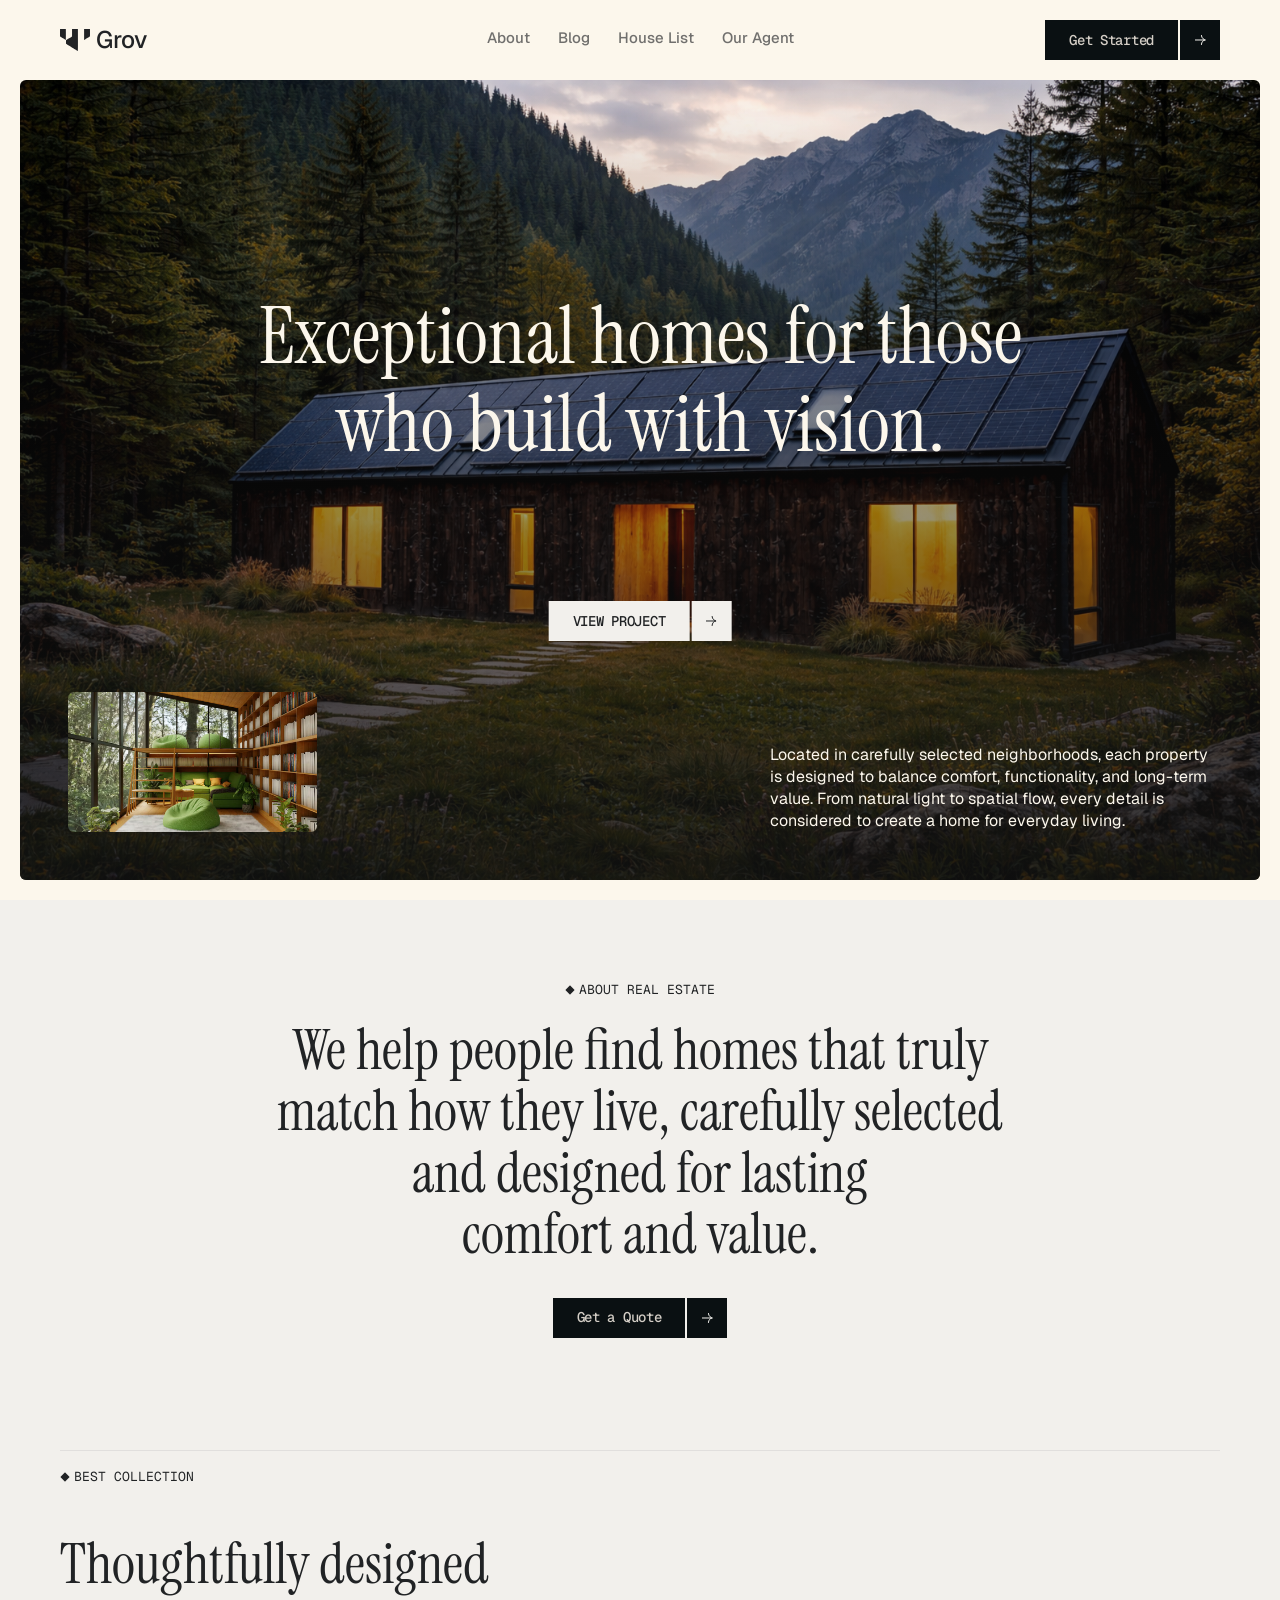
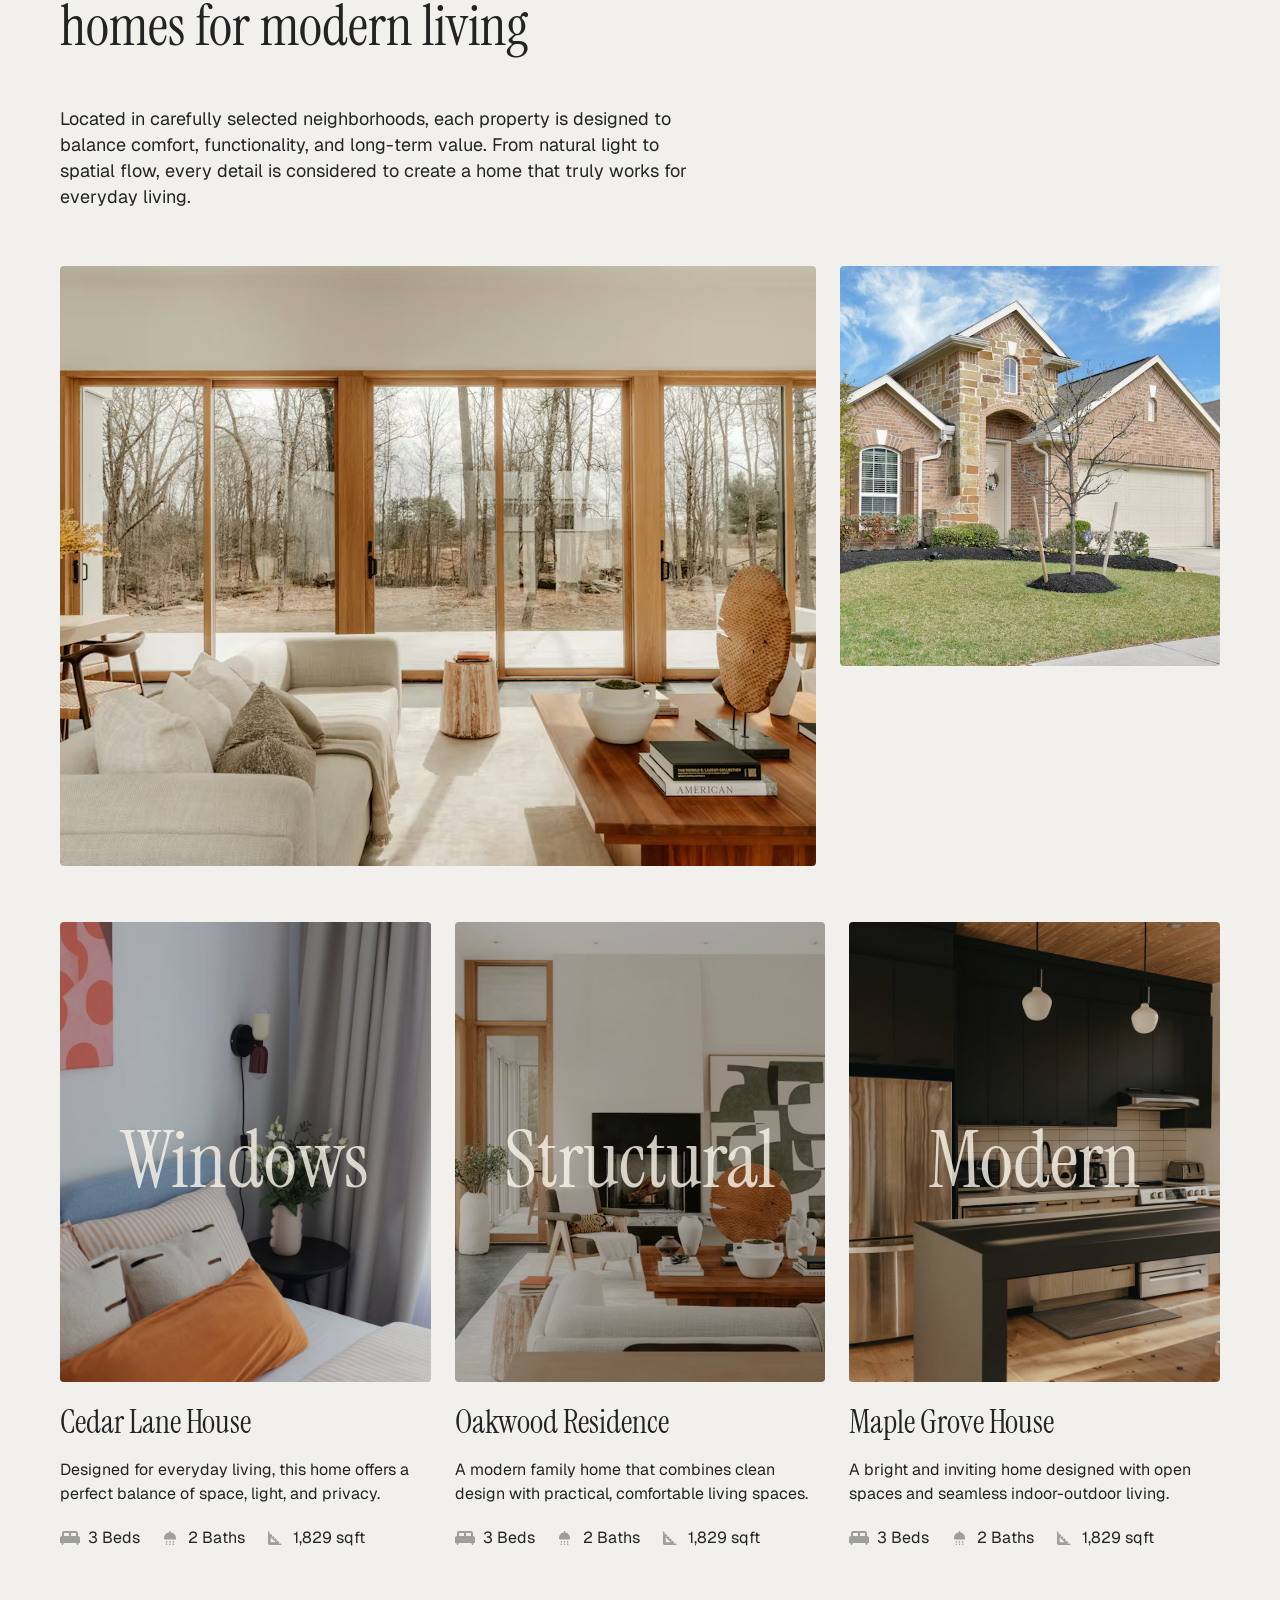
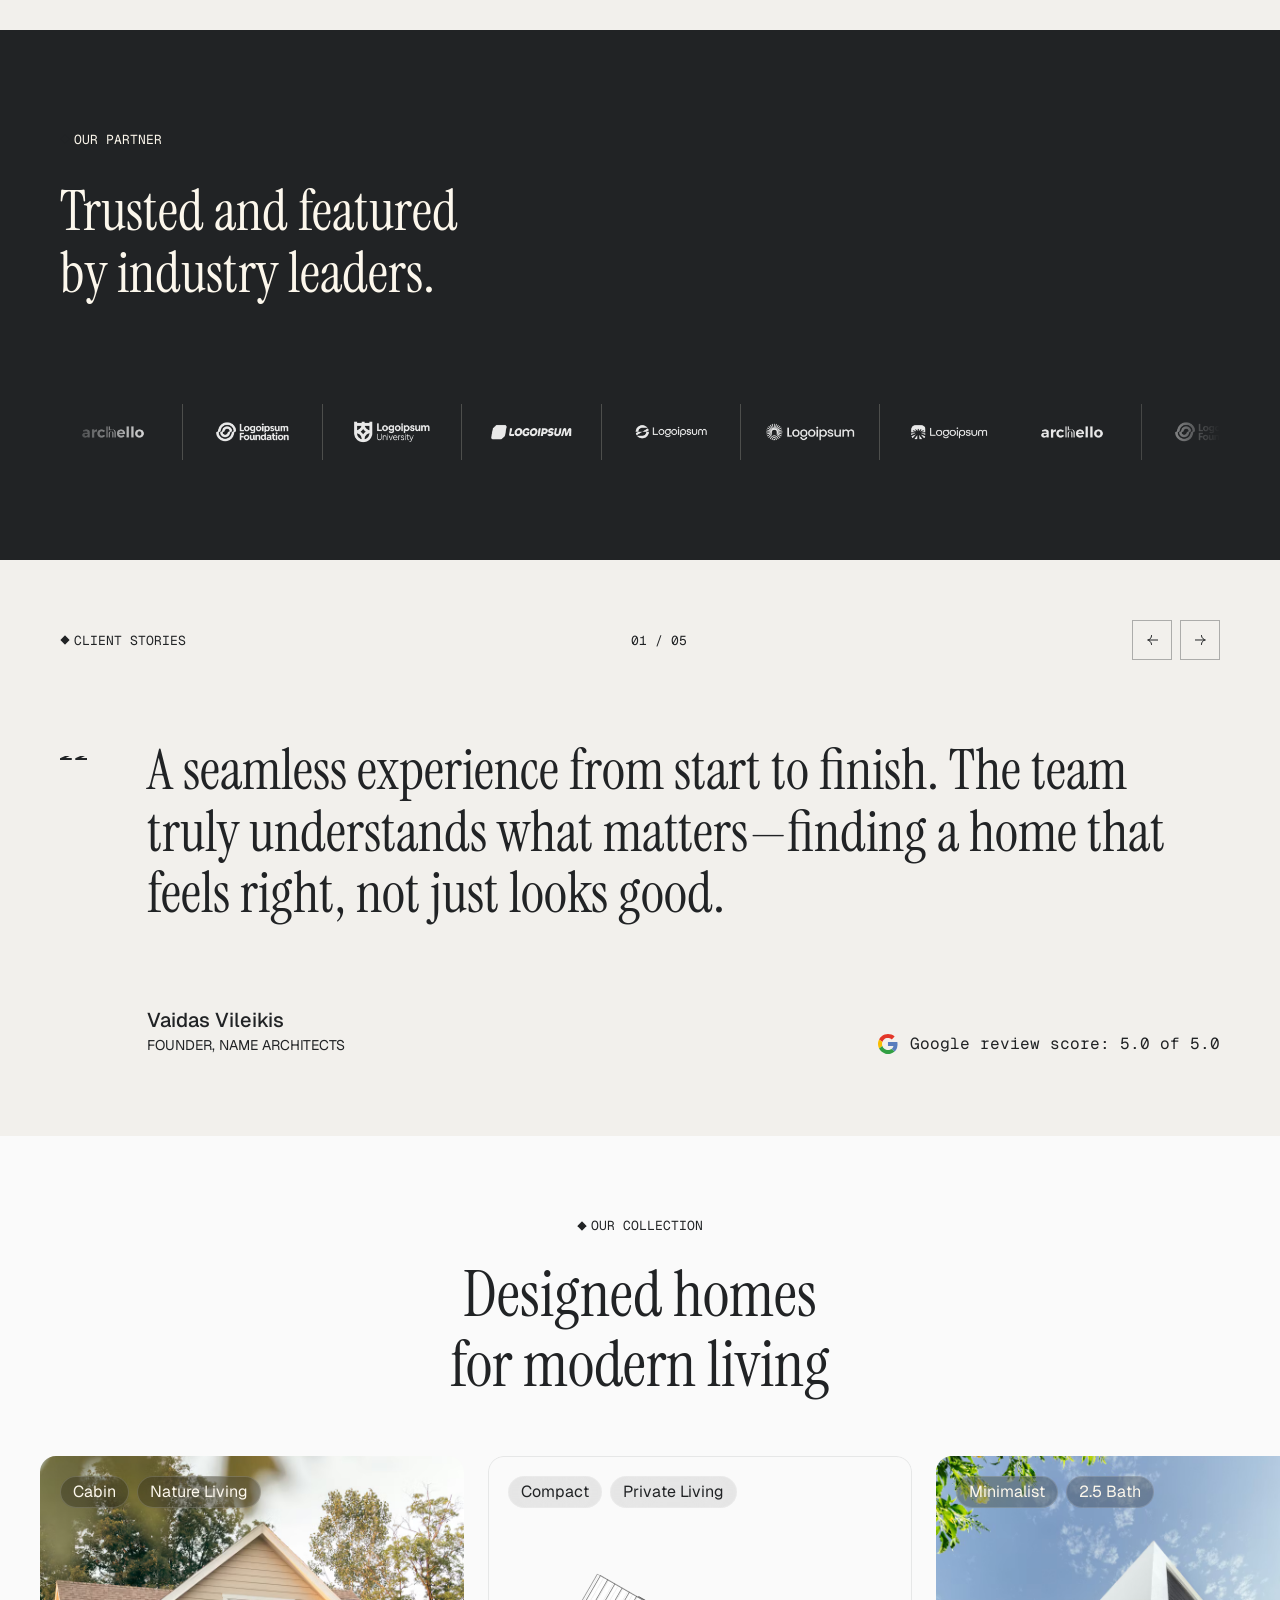
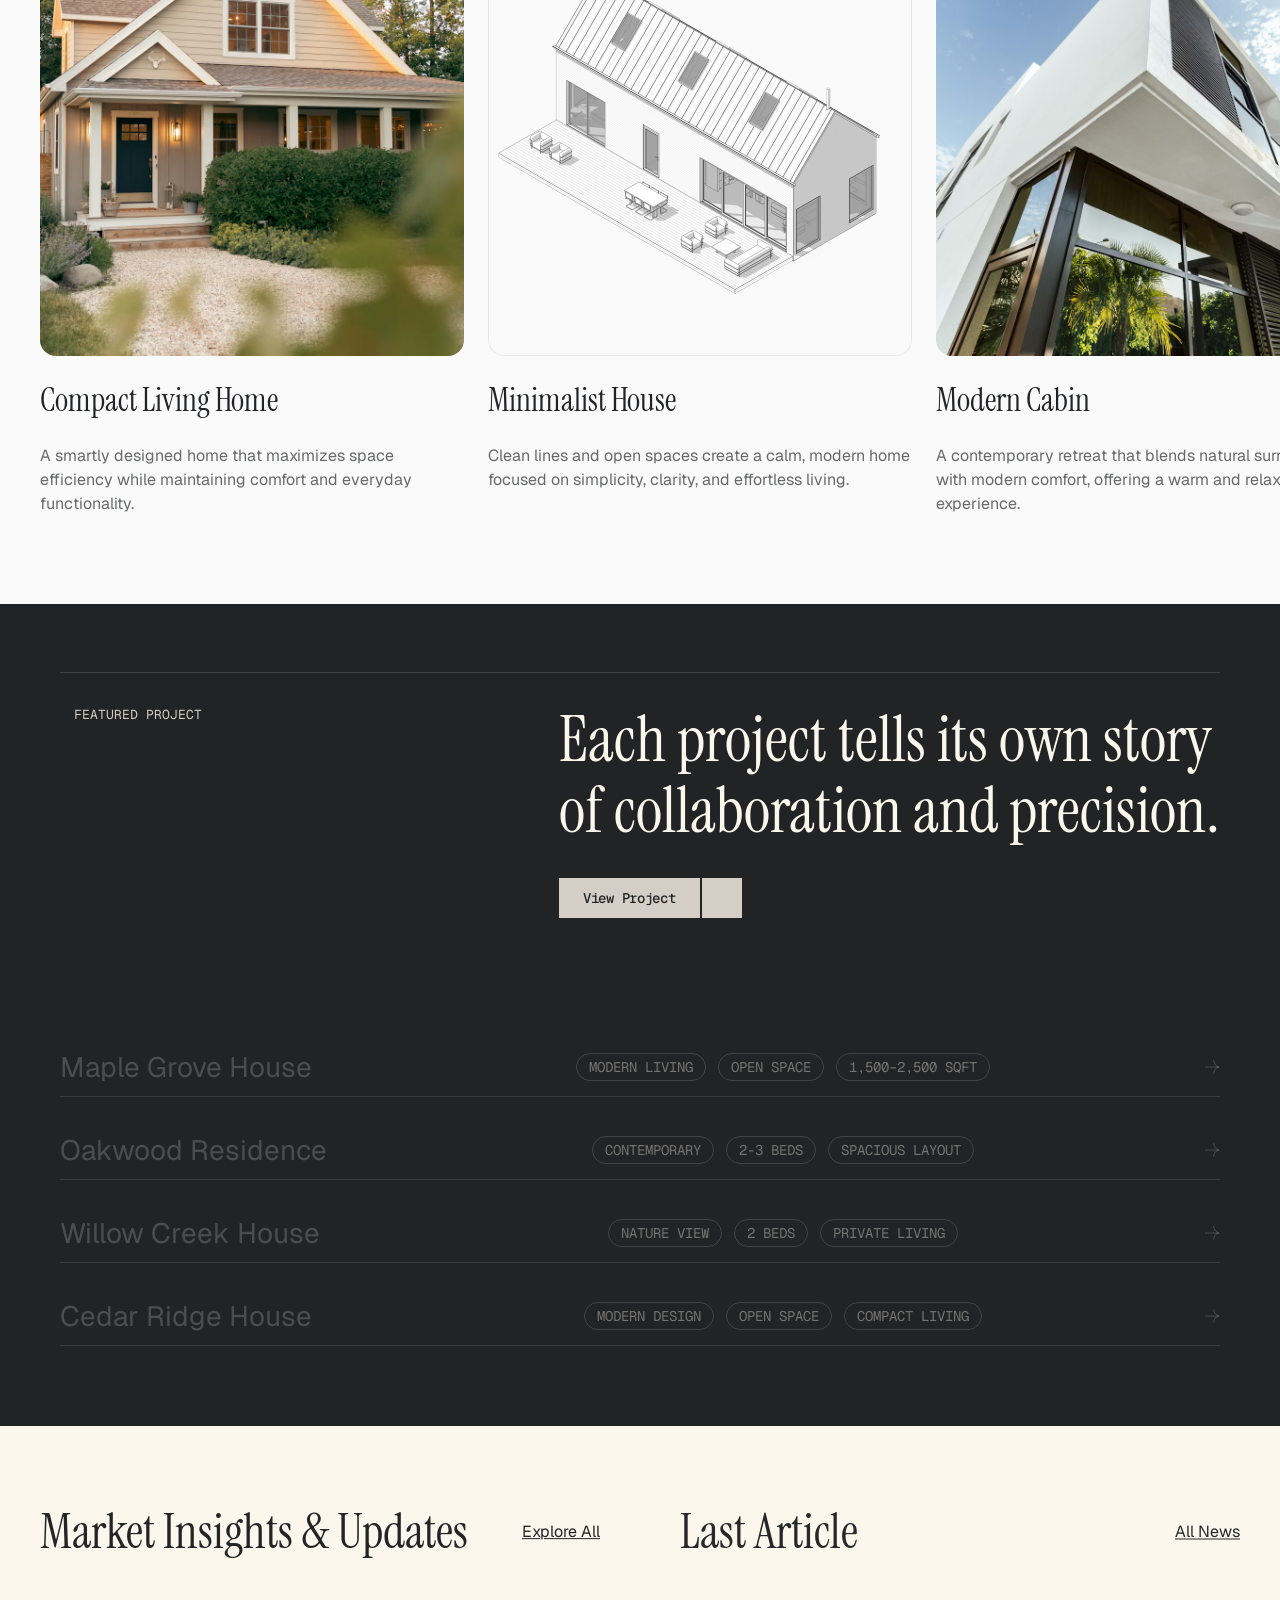
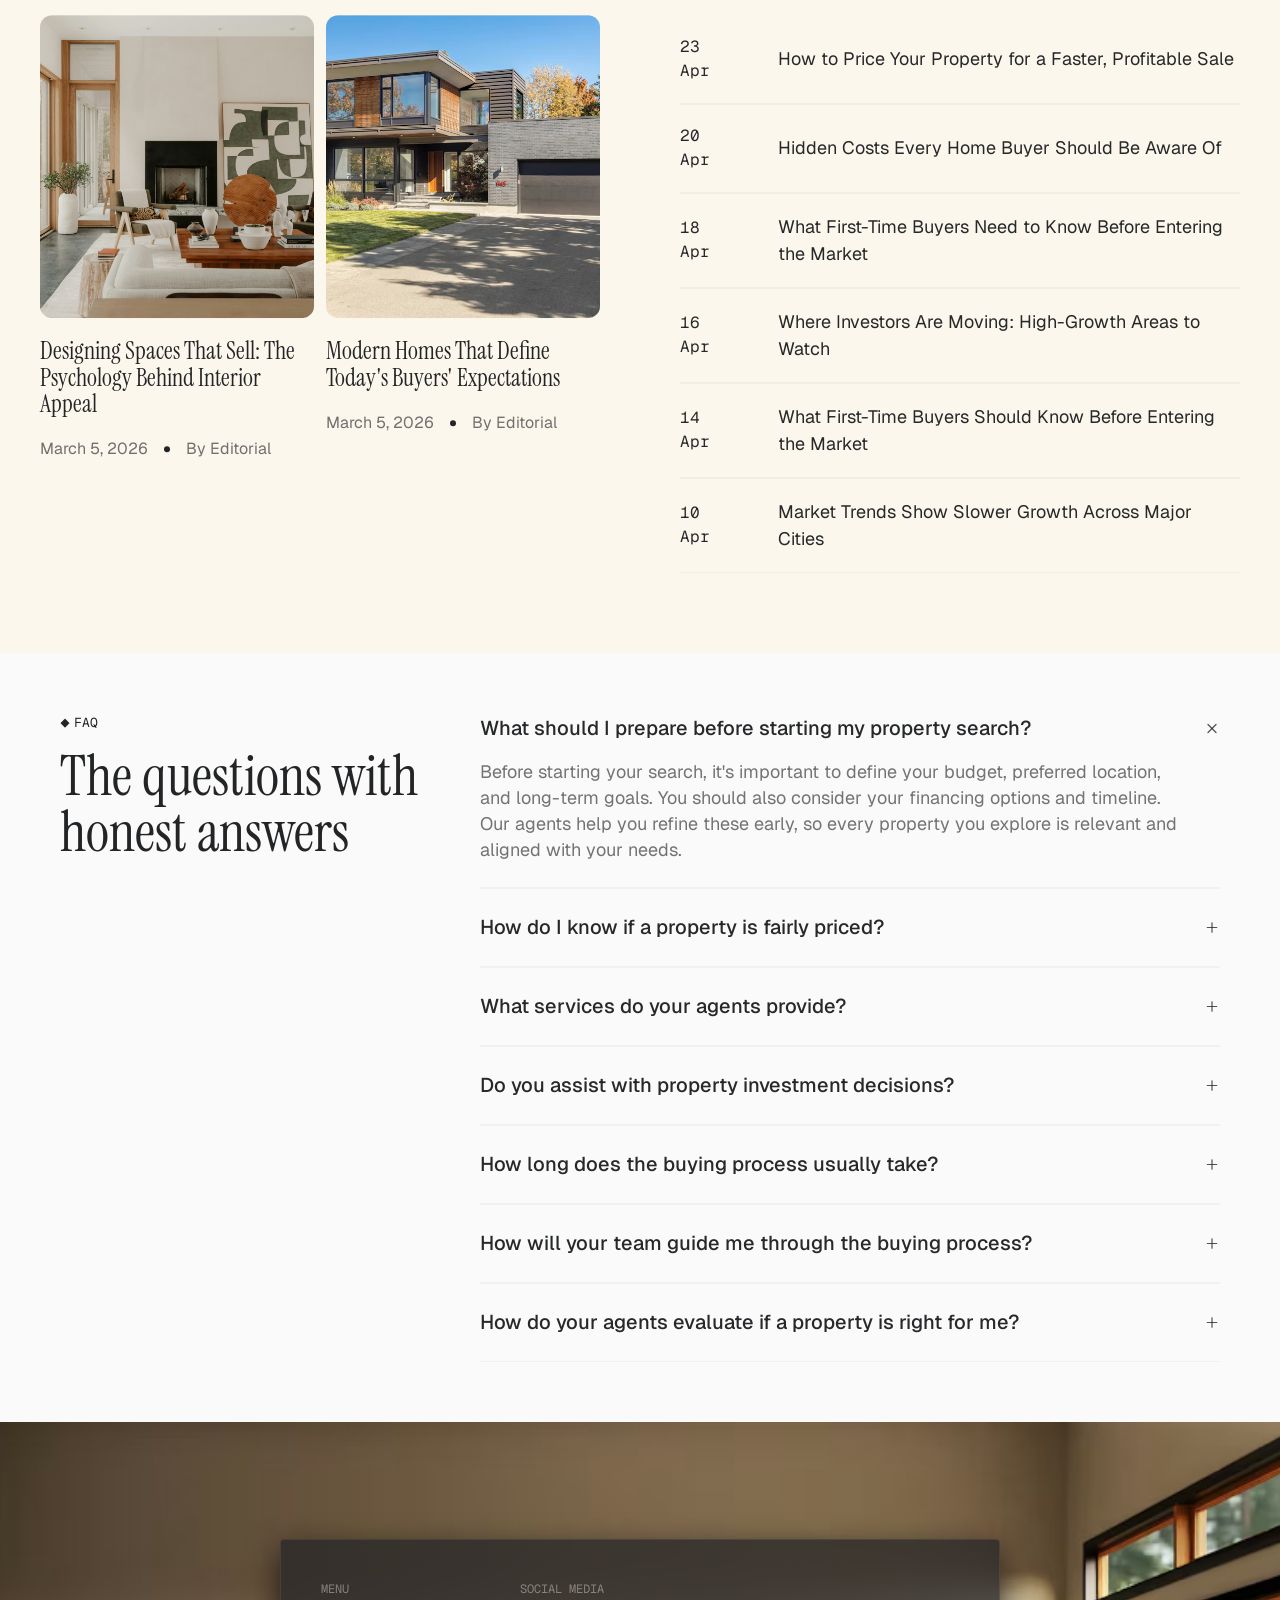
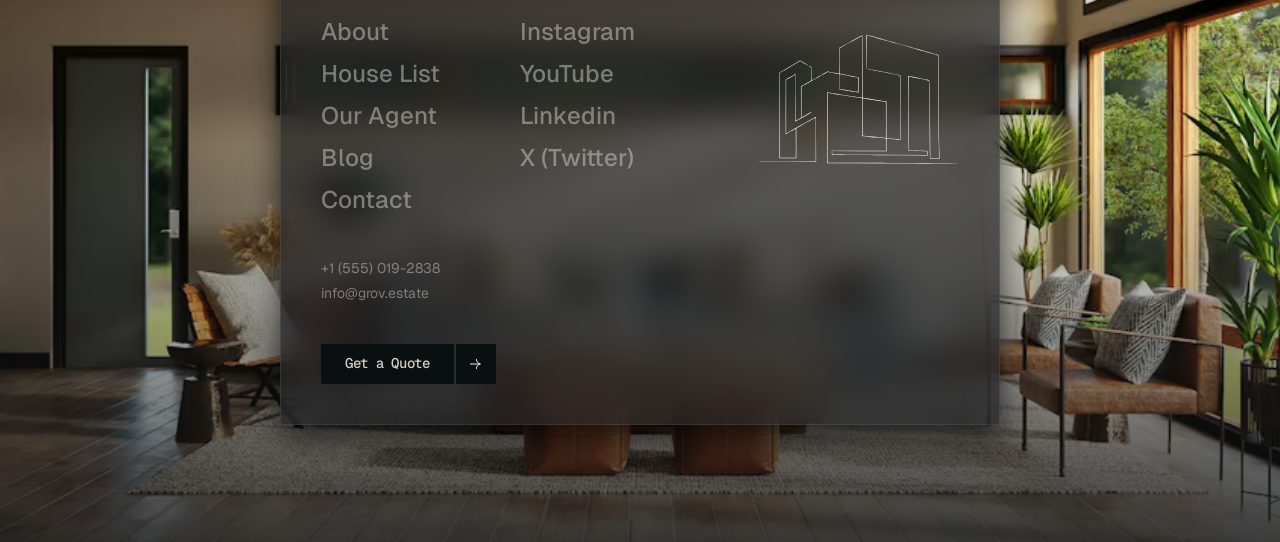
<file: index.html>
<!DOCTYPE html>
<html lang="en">
<head>
<!-- TEMPLATE NOTE: this page contains demo/placeholder content. Search this file for "CUSTOMIZE" to find every spot to update before launch. -->
<meta charset="UTF-8" />
<meta name="viewport" content="width=device-width, initial-scale=1.0" />
<!-- CUSTOMIZE: update the page title and meta description below for your brand and SEO -->
<title>Grov — Modern Homes, Thoughtfully Designed</title>
<meta name="description" content="Located in carefully selected neighborhoods, each property is designed to balance comfort, functionality, and long-term value." />
<link rel="preconnect" href="https://fonts.googleapis.com" />
<link rel="preconnect" href="https://fonts.gstatic.com" crossorigin />
<link href="https://fonts.googleapis.com/css2?family=Instrument+Serif:ital@0;1&family=Geist:wght@400;500&family=Geist+Mono:wght@400;500&display=swap" rel="stylesheet" />
<link rel="stylesheet" href="assets/css/variables.css" />
<link rel="stylesheet" href="assets/css/style.css?v=4" />
<link rel="stylesheet" href="assets/css/module-css/hero.css" />
<link rel="stylesheet" href="assets/css/module-css/home-about.css" />
<link rel="stylesheet" href="assets/css/module-css/best-collection.css?v=2" />
<link rel="stylesheet" href="assets/css/module-css/partners.css?v=2" />
<link rel="stylesheet" href="assets/css/module-css/testimonials.css?v=3" />
<link rel="stylesheet" href="assets/css/module-css/our-collection.css?v=2" />
<link rel="stylesheet" href="assets/css/module-css/featured-project.css?v=2" />
<link rel="stylesheet" href="assets/css/module-css/market-insights.css?v=3" />
<link rel="stylesheet" href="assets/css/module-css/faq.css?v=3" />
<link rel="stylesheet" href="assets/css/responsive.css?v=4" />
<!-- CUSTOMIZE: no favicon is set for this site — add e.g. <link rel="icon" href="assets/images/favicon.ico" /> here -->
</head>
<body>

<header class="site-header" data-nav-open="false">
  <nav class="nav container" aria-label="Primary">
    <!-- CUSTOMIZE: replace brand name "Grov" and the logo image (assets/images/icons/logo-mark.svg) with your own -->
    <a href="#" class="nav__logo" aria-label="Grov home">
      <img src="assets/images/icons/logo-mark.svg" alt="" class="nav__logo-mark" />
      <span class="nav__logo-text">Grov</span>
    </a>

    <div class="nav__drawer" id="primary-menu">
      <ul class="nav__menu">
        <li><a href="about.html" class="nav__item">About</a></li>
        <li><a href="blog.html" class="nav__item">Blog</a></li>
        <li><a href="house-list.html" class="nav__item">House List</a></li>
        <li><a href="our-agent.html" class="nav__item">Our Agent</a></li>
      </ul>

      <div class="nav__actions">
        <a href="mailto:hello@grov.com" class="btn btn--dark">
          <span class="btn__label">Get Started</span>
          <span class="btn__icon"><img src="assets/images/icons/icon-arrow-right.svg" alt="" /></span>
        </a>
      </div>
    </div>

    <button type="button" class="nav__toggle" aria-expanded="false" aria-controls="primary-menu" aria-label="Toggle navigation menu">
      <span class="nav__toggle-bar"></span>
      <span class="nav__toggle-bar"></span>
      <span class="nav__toggle-bar"></span>
    </button>
  </nav>
</header>

<main>

  <!-- Hero -->
  <section class="hero">
    <div class="hero__frame">
      <img src="assets/images/hero/hero-bg.png" alt="Modern cabin house with solar-panel roof, framed by pine forest and mountains" class="hero__bg" />
      <div class="hero__overlay"></div>

      <!-- CUSTOMIZE: hero headline, image, and caption below are demo copy (note: this was fixed from "Exceptional glazing..." - a leftover phrase from a different template niche that didn't fit real estate) -->
      <h1 class="hero__title">Exceptional homes for those<br />who build with vision.</h1>

      <div class="hero__cta">
        <a href="house-list.html" class="btn btn--light">
          <span class="btn__label">VIEW PROJECT</span>
          <span class="btn__icon"><img src="assets/images/icons/icon-arrow-right-light.svg" alt="" /></span>
        </a>
      </div>

      <div class="hero__thumb">
        <img src="assets/images/hero/hero-thumb.png" alt="Interior reading nook with built-in wooden shelving" />
      </div>

      <p class="hero__caption">Located in carefully selected neighborhoods, each property is designed to balance comfort, functionality, and long-term value. From natural light to spatial flow, every detail is considered to create a home for everyday living.</p>
    </div>
  </section>

  <!-- About -->
  <section class="about" data-reveal>
    <div class="about__inner">
      <div class="about__label">
        <span class="eyebrow">
          <img src="assets/images/icons/icon-bullet.svg" alt="" class="eyebrow__icon" />
          ABOUT REAL ESTATE
        </span>
        <h2 class="about__heading">We help people find homes that truly match how they live, carefully selected and designed for lasting<br />comfort and value.</h2>
      </div>
      <a href="mailto:hello@grov.com" class="btn btn--dark">
        <span class="btn__label">Get a Quote</span>
        <span class="btn__icon"><img src="assets/images/icons/icon-arrow-right.svg" alt="" /></span>
      </a>
    </div>
  </section>

  <!-- Best Collection -->
  <!-- CUSTOMIZE: the 3 property cards below (Cedar Lane House, Oakwood Residence, Maple Grove House) are demo listings with identical placeholder specs (3 Beds / 2 Baths / 1,829 sqft) - replace each with your real inventory -->
  <section class="best-collection">
    <div class="best-collection__title">
      <span class="eyebrow">
        <img src="assets/images/icons/icon-bullet.svg" alt="" class="eyebrow__icon" />
        BEST COLLECTION
      </span>
      <div class="best-collection__heading-row">
        <h2 class="best-collection__heading">Thoughtfully designed<br />homes for modern living</h2>
        <p class="best-collection__body">Located in carefully selected neighborhoods, each property is designed to balance comfort, functionality, and long-term value. From natural light to spatial flow, every detail is considered to create a home that truly works for everyday living.</p>
      </div>
    </div>

    <div class="best-collection__row" data-reveal>
      <div class="best-collection__row-item--wide">
        <img src="assets/images/listings/listing-row-large.png" alt="Living room with wall-to-wall windows overlooking a wooded lot" />
      </div>
      <div class="best-collection__row-item--narrow">
        <img src="assets/images/listings/listing-row-small.png" alt="Brick two-story house exterior with landscaped front lawn" />
      </div>
    </div>

    <div class="property-grid">
      <a href="house-detail.html" class="property-card" data-reveal>
        <div class="property-card__photo">
          <img src="assets/images/listings/listing-overlay-cedar.png" alt="Bedroom with orange bedding and abstract wall art" />
          <span class="property-card__tag">Windows</span>
        </div>
        <div class="property-card__content">
          <h3 class="property-card__title">Cedar Lane House</h3>
          <p class="property-card__desc">Designed for everyday living, this home offers a perfect balance of space, light, and privacy.</p>
          <ul class="spec-list">
            <li class="spec-list__item"><img src="assets/images/icons/icon-bed-glyph.svg" alt="" class="spec-list__icon" /> 3 Beds</li>
            <li class="spec-list__item"><img src="assets/images/icons/icon-bath-glyph.svg" alt="" class="spec-list__icon" /> 2 Baths</li>
            <li class="spec-list__item"><img src="assets/images/icons/icon-sqft-glyph.svg" alt="" class="spec-list__icon" /> 1,829 sqft</li>
          </ul>
        </div>
      </a>

      <a href="house-detail.html" class="property-card" data-reveal>
        <div class="property-card__photo">
          <img src="assets/images/listings/listing-overlay-oakwood.png" alt="Living room with fireplace and modern art pieces" />
          <span class="property-card__tag">Structural</span>
        </div>
        <div class="property-card__content">
          <h3 class="property-card__title">Oakwood Residence</h3>
          <p class="property-card__desc">A modern family home that combines clean design with practical, comfortable living spaces.</p>
          <ul class="spec-list">
            <li class="spec-list__item"><img src="assets/images/icons/icon-bed-glyph.svg" alt="" class="spec-list__icon" /> 3 Beds</li>
            <li class="spec-list__item"><img src="assets/images/icons/icon-bath-glyph.svg" alt="" class="spec-list__icon" /> 2 Baths</li>
            <li class="spec-list__item"><img src="assets/images/icons/icon-sqft-glyph.svg" alt="" class="spec-list__icon" /> 1,829 sqft</li>
          </ul>
        </div>
      </a>

      <a href="house-detail.html" class="property-card" data-reveal>
        <div class="property-card__photo">
          <img src="assets/images/listings/listing-overlay-maple.png" alt="Dark modern kitchen with pendant lighting and center island" />
          <span class="property-card__tag">Modern</span>
        </div>
        <div class="property-card__content">
          <h3 class="property-card__title">Maple Grove House</h3>
          <p class="property-card__desc">A bright and inviting home designed with open spaces and seamless indoor-outdoor living.</p>
          <ul class="spec-list">
            <li class="spec-list__item"><img src="assets/images/icons/icon-bed-glyph.svg" alt="" class="spec-list__icon" /> 3 Beds</li>
            <li class="spec-list__item"><img src="assets/images/icons/icon-bath-glyph.svg" alt="" class="spec-list__icon" /> 2 Baths</li>
            <li class="spec-list__item"><img src="assets/images/icons/icon-sqft-glyph.svg" alt="" class="spec-list__icon" /> 1,829 sqft</li>
          </ul>
        </div>
      </a>
    </div>
  </section>

  <!-- Partners -->
  <section class="partners" data-reveal>
    <div class="partners__title">
      <span class="eyebrow">
        <img src="assets/images/icons/icon-bullet.svg" alt="" class="eyebrow__icon" />
        OUR PARTNER
      </span>
      <h2 class="partners__heading">Trusted and featured<br />by industry leaders.</h2>
    </div>
    <!-- CUSTOMIZE: these are "Logoipsum" placeholder logos (from a dummy-logo generator) — replace both logo tracks below with your real partner/client logos, or remove this section -->
    <div class="partners__marquee">
      <ul class="partners__list partners__list--track">
        <li><img src="assets/images/partners/partner-logo-1.png" alt="Logoipsum Foundation" class="partners__logo" /></li>
        <li class="partners__divider" aria-hidden="true"></li>
        <li><img src="assets/images/partners/partner-logo-2.png" alt="Logoipsum University" class="partners__logo" /></li>
        <li class="partners__divider" aria-hidden="true"></li>
        <li><img src="assets/images/partners/partner-logo-3.png" alt="Logoipsum" class="partners__logo" /></li>
        <li class="partners__divider" aria-hidden="true"></li>
        <li><img src="assets/images/partners/partner-logo-4.png" alt="Logoipsum" class="partners__logo" /></li>
        <li class="partners__divider" aria-hidden="true"></li>
        <li><img src="assets/images/partners/partner-logo-5.png" alt="Logoipsum" class="partners__logo" /></li>
        <li class="partners__divider" aria-hidden="true"></li>
        <li><img src="assets/images/partners/partner-logo-6.png" alt="Logoipsum" class="partners__logo" /></li>
        <li class="partners__divider" aria-hidden="true"></li>
        <li><img src="assets/images/partners/partner-logo-7.png" alt="Logoipsum" class="partners__logo" /></li>
      </ul>
      <ul class="partners__list partners__list--track" aria-hidden="true">
        <li><img src="assets/images/partners/partner-logo-1.png" alt="" class="partners__logo" /></li>
        <li class="partners__divider" aria-hidden="true"></li>
        <li><img src="assets/images/partners/partner-logo-2.png" alt="" class="partners__logo" /></li>
        <li class="partners__divider" aria-hidden="true"></li>
        <li><img src="assets/images/partners/partner-logo-3.png" alt="" class="partners__logo" /></li>
        <li class="partners__divider" aria-hidden="true"></li>
        <li><img src="assets/images/partners/partner-logo-4.png" alt="" class="partners__logo" /></li>
        <li class="partners__divider" aria-hidden="true"></li>
        <li><img src="assets/images/partners/partner-logo-5.png" alt="" class="partners__logo" /></li>
        <li class="partners__divider" aria-hidden="true"></li>
        <li><img src="assets/images/partners/partner-logo-6.png" alt="" class="partners__logo" /></li>
        <li class="partners__divider" aria-hidden="true"></li>
        <li><img src="assets/images/partners/partner-logo-7.png" alt="" class="partners__logo" /></li>
      </ul>
    </div>
  </section>

  <!-- Testimonials -->
  <!-- CUSTOMIZE (required before launch): all 5 testimonials in this section (names, companies, quotes, and the "Google review score" ratings) are fictional demo content. Displaying fabricated review scores is a false-advertising risk - replace with real client testimonials/ratings you can verify, or remove the rating line if you don't have real Google reviews yet. -->
  <section class="testimonials" aria-label="Client testimonials" data-reveal>
    <div class="testimonials__top">
      <span class="eyebrow">
        <img src="assets/images/icons/icon-bullet.svg" alt="" class="eyebrow__icon" />
        CLIENT STORIES
      </span>
      <span class="testimonials__counter">01 / 05</span>
      <div class="testimonials__controls">
        <button type="button" class="btn--outline" aria-label="Previous testimonial">
          <img src="assets/images/icons/icon-arrow-prev-next.svg" alt="" />
        </button>
        <button type="button" class="btn--outline" aria-label="Next testimonial">
          <img src="assets/images/icons/icon-arrow-prev-next.svg" alt="" />
        </button>
      </div>
    </div>

    <div class="testimonials__body">
     <div class="testimonials__track">
      <div class="testimonials__slide" data-active="true">
        <div class="testimonials__content">
          <img src="assets/images/icons/icon-quote.svg" alt="" class="testimonials__quote-icon" />
          <div class="testimonials__text-wrap">
            <blockquote class="testimonials__quote">A seamless experience from start to finish. The team truly understands what matters—finding a home that feels right, not just looks good.</blockquote>
            <div class="testimonials__meta">
              <div>
                <p class="testimonials__author-name">Vaidas Vileikis</p>
                <p class="testimonials__author-role">FOUNDER, NAME ARCHITECTS</p>
              </div>
              <div class="testimonials__rating">
                <img src="assets/images/icons/icon-google.svg" alt="Google" />
                Google review score: 5.0 of 5.0
              </div>
            </div>
          </div>
        </div>
      </div>

      <div class="testimonials__slide">
        <div class="testimonials__content">
          <img src="assets/images/icons/icon-quote.svg" alt="" class="testimonials__quote-icon" />
          <div class="testimonials__text-wrap">
            <blockquote class="testimonials__quote">The market insight and hands-on guidance made a stressful process feel effortless from the very first walkthrough.</blockquote>
            <div class="testimonials__meta">
              <div>
                <p class="testimonials__author-name">Elena Kaspars</p>
                <p class="testimonials__author-role">INTERIOR DESIGNER, STUDIO NORDLYS</p>
              </div>
              <div class="testimonials__rating">
                <img src="assets/images/icons/icon-google.svg" alt="Google" />
                Google review score: 4.9 of 5.0
              </div>
            </div>
          </div>
        </div>
      </div>

      <div class="testimonials__slide">
        <div class="testimonials__content">
          <img src="assets/images/icons/icon-quote.svg" alt="" class="testimonials__quote-icon" />
          <div class="testimonials__text-wrap">
            <blockquote class="testimonials__quote">They listened to what we actually needed instead of pushing listings. We found our home in three weeks.</blockquote>
            <div class="testimonials__meta">
              <div>
                <p class="testimonials__author-name">Marcus Reyes</p>
                <p class="testimonials__author-role">FIRST-TIME HOMEBUYER</p>
              </div>
              <div class="testimonials__rating">
                <img src="assets/images/icons/icon-google.svg" alt="Google" />
                Google review score: 5.0 of 5.0
              </div>
            </div>
          </div>
        </div>
      </div>

      <div class="testimonials__slide">
        <div class="testimonials__content">
          <img src="assets/images/icons/icon-quote.svg" alt="" class="testimonials__quote-icon" />
          <div class="testimonials__text-wrap">
            <blockquote class="testimonials__quote">Transparent numbers, fast communication, and a network that opened doors we couldn't have found alone.</blockquote>
            <div class="testimonials__meta">
              <div>
                <p class="testimonials__author-name">Sophia Lindgren</p>
                <p class="testimonials__author-role">PROPERTY INVESTOR, LINDGREN CAPITAL</p>
              </div>
              <div class="testimonials__rating">
                <img src="assets/images/icons/icon-google.svg" alt="Google" />
                Google review score: 4.8 of 5.0
              </div>
            </div>
          </div>
        </div>
      </div>

      <div class="testimonials__slide">
        <div class="testimonials__content">
          <img src="assets/images/icons/icon-quote.svg" alt="" class="testimonials__quote-icon" />
          <div class="testimonials__text-wrap">
            <blockquote class="testimonials__quote">Moving across the country felt manageable because every detail, from financing to closing, was handled with care.</blockquote>
            <div class="testimonials__meta">
              <div>
                <p class="testimonials__author-name">Daniel Kessler</p>
                <p class="testimonials__author-role">RELOCATING EXECUTIVE</p>
              </div>
              <div class="testimonials__rating">
                <img src="assets/images/icons/icon-google.svg" alt="Google" />
                Google review score: 5.0 of 5.0
              </div>
            </div>
          </div>
        </div>
      </div>
     </div>
    </div>
  </section>

  <!-- Our Collection -->
  <section class="collection" data-reveal>
  <!-- CUSTOMIZE: the 4 collection cards below are demo listings - replace with your real properties, or remove this section if not needed -->
    <div class="collection__label">
      <span class="eyebrow">
        <img src="assets/images/icons/icon-bullet.svg" alt="" class="eyebrow__icon" />
        OUR COLLECTION
      </span>
      <h2 class="collection__heading">Designed homes<br />for modern living</h2>
    </div>

    <div class="collection__cards">
      <a href="house-detail.html" class="collection-card">
        <div class="collection-card__photo">
          <img src="assets/images/collections/collection-1.png" alt="Tan cabin-style house with landscaped garden path" />
          <div class="collection-card__tags">
            <span class="pill pill--dark">Cabin</span>
            <span class="pill pill--dark">Nature Living</span>
          </div>
        </div>
        <h3 class="collection-card__title">Compact Living Home</h3>
        <p class="collection-card__desc">A smartly designed home that maximizes space efficiency while maintaining comfort and everyday functionality.</p>
      </a>

      <a href="house-detail.html" class="collection-card">
        <div class="collection-card__photo">
          <img src="assets/images/collections/collection-2.png" alt="Architectural line illustration of a minimalist house" />
          <div class="collection-card__tags">
            <span class="pill pill--light">Compact</span>
            <span class="pill pill--light">Private Living</span>
          </div>
        </div>
        <h3 class="collection-card__title">Minimalist House</h3>
        <p class="collection-card__desc">Clean lines and open spaces create a calm, modern home focused on simplicity, clarity, and effortless living.</p>
      </a>

      <a href="house-detail.html" class="collection-card">
        <div class="collection-card__photo">
          <img src="assets/images/collections/collection-3.png" alt="White modern cabin with palm trees and floor-to-ceiling windows" />
          <div class="collection-card__tags">
            <span class="pill pill--dark">Minimalist</span>
            <span class="pill pill--dark">2.5 Bath</span>
          </div>
        </div>
        <h3 class="collection-card__title">Modern Cabin</h3>
        <p class="collection-card__desc">A contemporary retreat that blends natural surroundings with modern comfort, offering a warm and relaxing living experience.</p>
      </a>

      <a href="house-detail.html" class="collection-card">
        <div class="collection-card__photo">
          <img src="assets/images/collections/collection-4.png" alt="Secluded modern retreat surrounded by nature" />
          <div class="collection-card__tags">
            <span class="pill pill--dark">Retreat</span>
            <span class="pill pill--dark">Private Living</span>
          </div>
        </div>
        <h3 class="collection-card__title">Modern Retreat</h3>
        <p class="collection-card__desc">Designed as a peaceful escape, this home balances privacy, comfort, and modern aesthetics in every detail.</p>
      </a>
    </div>
  </section>

  <!-- Featured Project -->
  <section class="featured" data-reveal>
    <div class="featured__top">
  <!-- CUSTOMIZE: the featured listing images/tags below are demo data - replace with your real showcase properties -->
      <div class="featured__heading-block">
        <span class="eyebrow">
          <img src="assets/images/icons/icon-bullet.svg" alt="" class="eyebrow__icon" />
          FEATURED PROJECT
        </span>
        <div class="featured__heading-group">
          <h2 class="featured__heading">Each project tells its own story<br />of collaboration and precision.</h2>
          <a href="house-list.html" class="btn btn--taupe">
            <span class="btn__label">View Project</span>
            <span class="btn__icon"><img src="assets/images/icons/icon-arrow-row.svg" alt="" /></span>
          </a>
        </div>
      </div>
    </div>

    <div class="featured__listing">
      <a href="house-detail.html" class="featured__item" data-preview="assets/images/listings/listing-overlay-maple.png">
        <p class="featured__item-title">Maple Grove House</p>
        <div class="featured__item-tags">
          <span class="tag-pill">Modern Living</span>
          <span class="tag-pill">open space</span>
          <span class="tag-pill">1,500–2,500 Sqft</span>
        </div>
        <img src="assets/images/icons/icon-arrow-row.svg" alt="" class="featured__item-arrow" />
      </a>
      <a href="house-detail.html" class="featured__item" data-preview="assets/images/listings/listing-overlay-oakwood.png">
        <p class="featured__item-title">Oakwood Residence</p>
        <div class="featured__item-tags">
          <span class="tag-pill">Contemporary</span>
          <span class="tag-pill">2-3 beds</span>
          <span class="tag-pill">Spacious Layout</span>
        </div>
        <img src="assets/images/icons/icon-arrow-row.svg" alt="" class="featured__item-arrow" />
      </a>
      <a href="house-detail.html" class="featured__item" data-preview="assets/images/collections/featured-floating.png">
        <p class="featured__item-title">Willow Creek House</p>
        <div class="featured__item-tags">
          <span class="tag-pill">Nature View</span>
          <span class="tag-pill">2 Beds</span>
          <span class="tag-pill">Private living</span>
        </div>
        <img src="assets/images/icons/icon-arrow-row.svg" alt="" class="featured__item-arrow" />
      </a>
      <a href="house-detail.html" class="featured__item" data-preview="assets/images/listings/listing-overlay-cedar.png">
        <p class="featured__item-title">Cedar Ridge House</p>
        <div class="featured__item-tags">
          <span class="tag-pill">Modern Design</span>
          <span class="tag-pill">Open Space</span>
          <span class="tag-pill">Compact Living</span>
        </div>
        <img src="assets/images/icons/icon-arrow-row.svg" alt="" class="featured__item-arrow" />
      </a>
    </div>
  </section>

  <!-- Market Insights -->
  <!-- CUSTOMIZE: all article titles/dates below are demo blog content, and every link points to the same single blog-detail.html demo page - replace with your real posts once you have more than one article page -->
  <section class="insights" aria-label="Market insights and articles" data-reveal>
    <div class="insights__col">
      <div class="insights__col-header">
        <h2 class="insights__col-title">Market Insights &amp; <br class="mobile-break" />Updates</h2>
        <a href="blog.html" class="insights__link">Explore All</a>
      </div>
      <div class="insights__cards">
        <a href="blog-detail.html" class="insight-card">
          <div class="insight-card__photo">
            <img src="assets/images/insights/insight-1.png" alt="Living room styled with abstract art and warm wood furniture" />
          </div>
          <h3 class="insight-card__title">Designing Spaces That Sell: The Psychology Behind Interior Appeal</h3>
          <div class="insight-card__meta">
            <span>March 5, 2026</span>
            <span class="insight-card__dot" aria-hidden="true"></span>
            <span>By Editorial</span>
          </div>
        </a>
        <a href="blog-detail.html" class="insight-card">
          <div class="insight-card__photo">
            <img src="assets/images/insights/insight-2.png" alt="Modern house exterior with large windows and driveway" />
          </div>
          <h3 class="insight-card__title">Modern Homes That Define Today's Buyers' Expectations</h3>
          <div class="insight-card__meta">
            <span>March 5, 2026</span>
            <span class="insight-card__dot" aria-hidden="true"></span>
            <span>By Editorial</span>
          </div>
        </a>
      </div>
    </div>

    <div class="insights__col">
      <div class="insights__col-header">
        <h2 class="insights__col-title">Last Article</h2>
        <a href="blog.html" class="insights__link">All News</a>
      </div>
      <div class="article-list">
        <a href="blog-detail.html" class="article-list__item">
          <span class="article-list__date">23 Apr</span>
          <p class="article-list__title">How to Price Your Property for a Faster, Profitable Sale</p>
        </a>
        <a href="blog-detail.html" class="article-list__item">
          <span class="article-list__date">20 Apr</span>
          <p class="article-list__title">Hidden Costs Every Home Buyer Should Be Aware Of</p>
        </a>
        <a href="blog-detail.html" class="article-list__item">
          <span class="article-list__date">18 Apr</span>
          <p class="article-list__title">What First-Time Buyers Need to Know Before Entering the Market</p>
        </a>
        <a href="blog-detail.html" class="article-list__item">
          <span class="article-list__date">16 Apr</span>
          <p class="article-list__title">Where Investors Are Moving: High-Growth Areas to Watch</p>
        </a>
        <a href="blog-detail.html" class="article-list__item">
          <span class="article-list__date">14 Apr</span>
          <p class="article-list__title">What First-Time Buyers Should Know Before Entering the Market</p>
        </a>
        <a href="blog-detail.html" class="article-list__item">
          <span class="article-list__date">10 Apr</span>
          <p class="article-list__title">Market Trends Show Slower Growth Across Major Cities</p>
        </a>
      </div>
    </div>
  </section>

  <!-- FAQ -->
  <section class="faq" aria-label="Frequently asked questions" data-reveal>
    <div class="faq__title">
      <span class="eyebrow">
        <img src="assets/images/icons/icon-bullet.svg" alt="" class="eyebrow__icon" />
        FAQ
      </span>
      <h2 class="faq__heading">The questions with<br />honest answers</h2>
    </div>

    <!-- CUSTOMIZE: review these FAQ answers and update any specifics (fees, timelines, process) to match your actual business -->
    <div class="faq__list">
      <div class="faq-item" data-open="true">
        <button type="button" class="faq-item__question" aria-expanded="true">
          What should I prepare before starting my property search?
          <img src="assets/images/icons/icon-faq-plus.svg" alt="" class="faq-item__icon faq-item__icon--plus" />
          <img src="assets/images/icons/icon-faq-close.svg" alt="" class="faq-item__icon faq-item__icon--minus" />
        </button>
        <div class="faq-item__answer">
          <div class="faq-item__answer-inner">
            <p>Before starting your search, it's important to define your budget, preferred location, and long-term goals. You should also consider your financing options and timeline. Our agents help you refine these early, so every property you explore is relevant and aligned with your needs.</p>
          </div>
        </div>
      </div>

      <div class="faq-item" data-open="false">
        <button type="button" class="faq-item__question" aria-expanded="false">
          How do I know if a property is fairly priced?
          <img src="assets/images/icons/icon-faq-plus.svg" alt="" class="faq-item__icon faq-item__icon--plus" />
          <img src="assets/images/icons/icon-faq-close.svg" alt="" class="faq-item__icon faq-item__icon--minus" />
        </button>
        <div class="faq-item__answer">
          <div class="faq-item__answer-inner">
            <p>Our agents run a comparative market analysis against recent local sales, so you can see exactly how a listing stacks up before making an offer.</p>
          </div>
        </div>
      </div>

      <div class="faq-item" data-open="false">
        <button type="button" class="faq-item__question" aria-expanded="false">
          What services do your agents provide?
          <img src="assets/images/icons/icon-faq-plus.svg" alt="" class="faq-item__icon faq-item__icon--plus" />
          <img src="assets/images/icons/icon-faq-close.svg" alt="" class="faq-item__icon faq-item__icon--minus" />
        </button>
        <div class="faq-item__answer">
          <div class="faq-item__answer-inner">
            <p>From search and viewings to negotiation, financing referrals, and closing paperwork, our agents guide you through every step of the process.</p>
          </div>
        </div>
      </div>

      <div class="faq-item" data-open="false">
        <button type="button" class="faq-item__question" aria-expanded="false">
          Do you assist with property investment decisions?
          <img src="assets/images/icons/icon-faq-plus.svg" alt="" class="faq-item__icon faq-item__icon--plus" />
          <img src="assets/images/icons/icon-faq-close.svg" alt="" class="faq-item__icon faq-item__icon--minus" />
        </button>
        <div class="faq-item__answer">
          <div class="faq-item__answer-inner">
            <p>Yes — we help evaluate rental yield, growth potential, and risk so you can make confident, data-informed investment decisions.</p>
          </div>
        </div>
      </div>

      <div class="faq-item" data-open="false">
        <button type="button" class="faq-item__question" aria-expanded="false">
          How long does the buying process usually take?
          <img src="assets/images/icons/icon-faq-plus.svg" alt="" class="faq-item__icon faq-item__icon--plus" />
          <img src="assets/images/icons/icon-faq-close.svg" alt="" class="faq-item__icon faq-item__icon--minus" />
        </button>
        <div class="faq-item__answer">
          <div class="faq-item__answer-inner">
            <p>Most purchases close within 30 to 60 days of an accepted offer, though timelines vary depending on financing and inspection contingencies.</p>
          </div>
        </div>
      </div>

      <div class="faq-item" data-open="false">
        <button type="button" class="faq-item__question" aria-expanded="false">
          How will your team guide me through the buying process?
          <img src="assets/images/icons/icon-faq-plus.svg" alt="" class="faq-item__icon faq-item__icon--plus" />
          <img src="assets/images/icons/icon-faq-close.svg" alt="" class="faq-item__icon faq-item__icon--minus" />
        </button>
        <div class="faq-item__answer">
          <div class="faq-item__answer-inner">
            <p>You'll have a dedicated agent as your single point of contact, coordinating viewings, paperwork, and communication with sellers on your behalf.</p>
          </div>
        </div>
      </div>

      <div class="faq-item" data-open="false">
        <button type="button" class="faq-item__question" aria-expanded="false">
          How do your agents evaluate if a property is right for me?
          <img src="assets/images/icons/icon-faq-plus.svg" alt="" class="faq-item__icon faq-item__icon--plus" />
          <img src="assets/images/icons/icon-faq-close.svg" alt="" class="faq-item__icon faq-item__icon--minus" />
        </button>
        <div class="faq-item__answer">
          <div class="faq-item__answer-inner">
            <p>We match listings against your budget, lifestyle needs, and long-term goals, so every property we show is genuinely worth your time.</p>
          </div>
        </div>
      </div>
    </div>
  </section>

</main>

<footer class="site-footer">
  <img src="assets/images/footer/footer-bg.png" alt="Living room interior with large windows opening to a green garden" class="site-footer__bg" />
  <div class="site-footer__overlay"></div>

  <div class="footer-card">
    <div class="footer-card__top">
      <div>
        <p class="footer-card__col-label">MENU</p>
        <nav class="footer-card__menu" aria-label="Footer">
          <a href="about.html" class="footer-card__link">About</a>
          <a href="house-list.html" class="footer-card__link">House List</a>
          <a href="our-agent.html" class="footer-card__link">Our Agent</a>
          <a href="blog.html" class="footer-card__link">Blog</a>
          <!-- CUSTOMIZE: replace mailto:hello@grov.com everywhere on this site with your real contact email -->
          <a href="mailto:hello@grov.com" class="footer-card__link">Contact</a>
        </nav>
      </div>
      <div>
        <!-- CUSTOMIZE: these social links are placeholder bare-domain URLs (instagram.com/, youtube.com/, etc.) — replace with your real profile URLs -->
        <p class="footer-card__col-label">SOCIAL MEDIA</p>
        <nav class="footer-card__menu" aria-label="Social media">
          <a href="https://instagram.com/" class="footer-card__link" target="_blank" rel="noopener">Instagram</a>
          <a href="https://youtube.com/" class="footer-card__link" target="_blank" rel="noopener">YouTube</a>
          <a href="https://linkedin.com/" class="footer-card__link" target="_blank" rel="noopener">Linkedin</a>
          <a href="https://x.com/" class="footer-card__link" target="_blank" rel="noopener">X (Twitter)</a>
        </nav>
      </div>
      <div class="footer-card__illustration">
        <img src="assets/images/icons/illustration-building.svg" alt="" />
      </div>
    </div>

    <!-- CUSTOMIZE: replace with your real phone number and a real contact email (currently placeholder demo values) -->
    <div class="footer-card__contact">
      <div class="footer-card__contact-group">
        <a href="tel:+15550192838">+1 (555) 019-2838</a>
        <a href="mailto:info@grov.estate">info@grov.estate</a>
      </div>
    </div>

    <a href="mailto:hello@grov.com" class="btn btn--dark">
      <span class="btn__label">Get a Quote</span>
      <span class="btn__icon"><img src="assets/images/icons/icon-arrow-right.svg" alt="" /></span>
    </a>
  </div>
</footer>

<script src="assets/js/vendor/gsap.min.js"></script>
<script src="assets/js/main.js?v=4"></script>
</body>
</html>
</file>
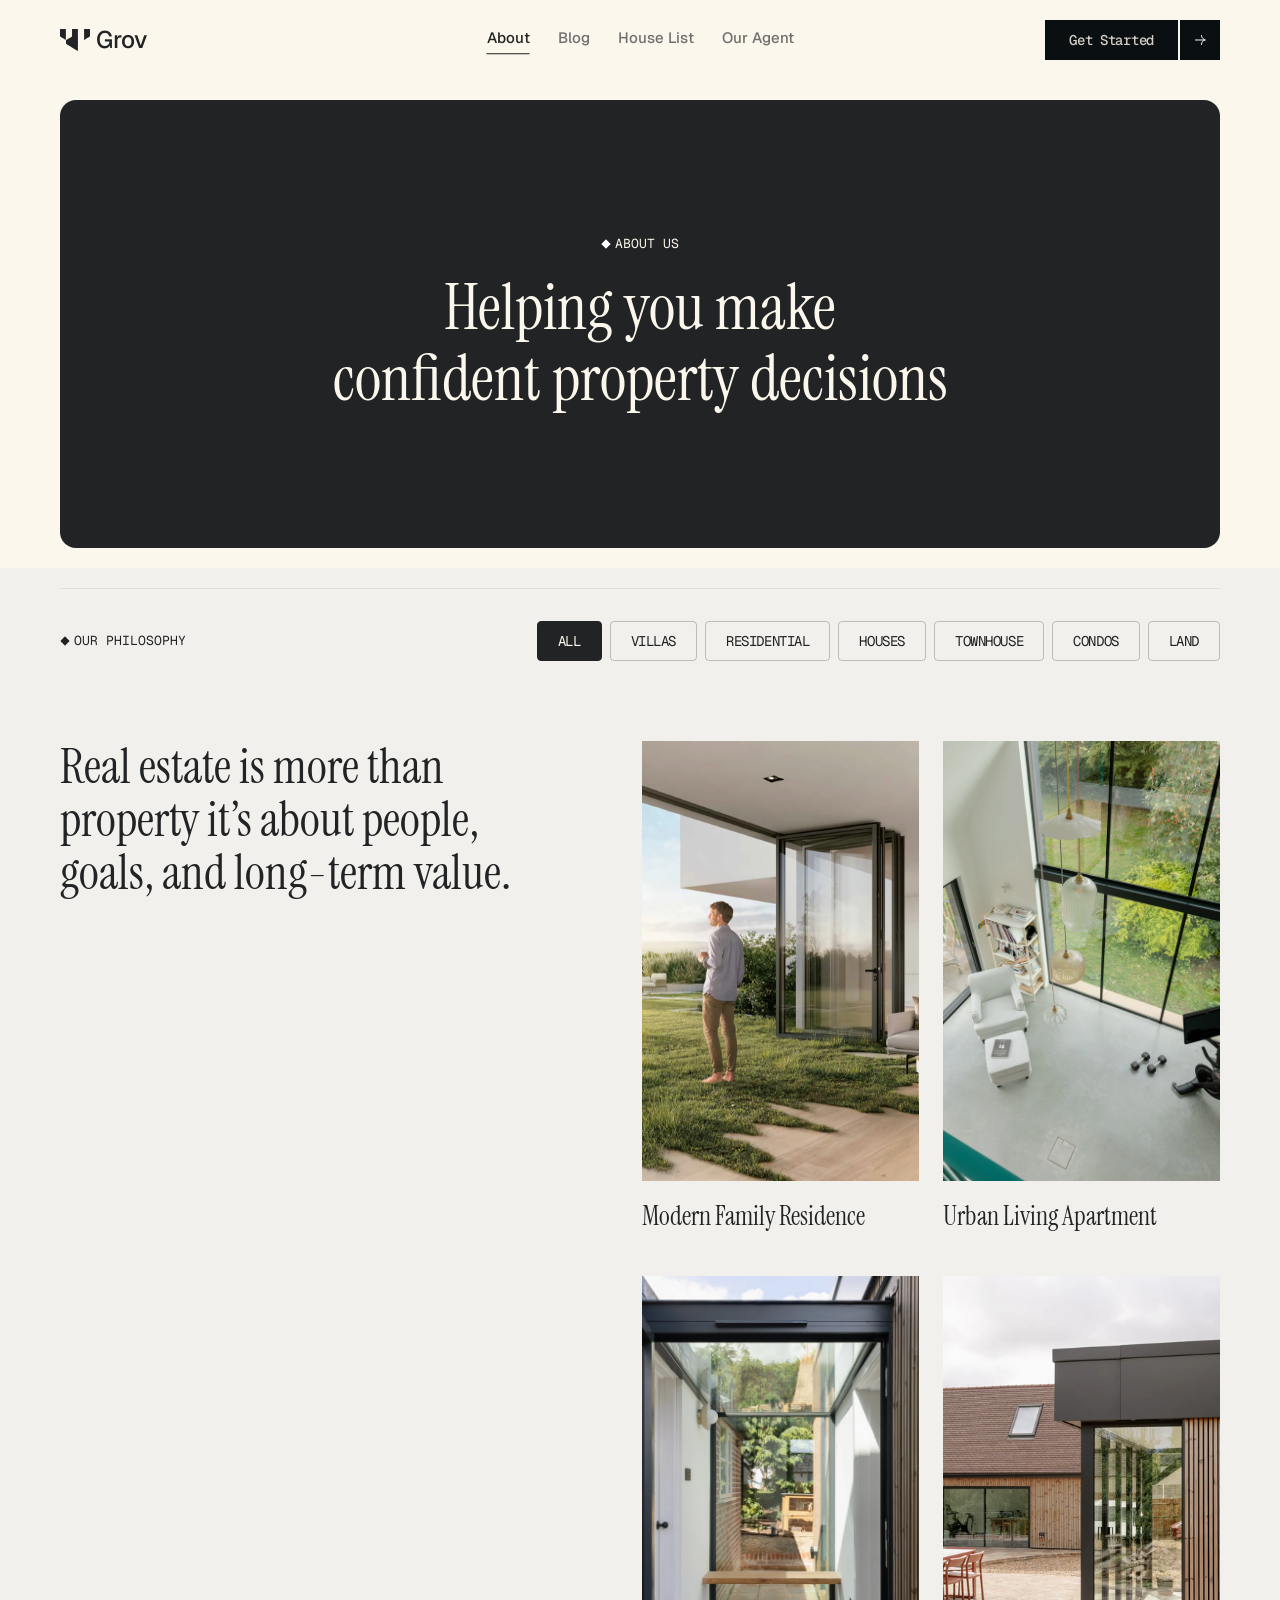
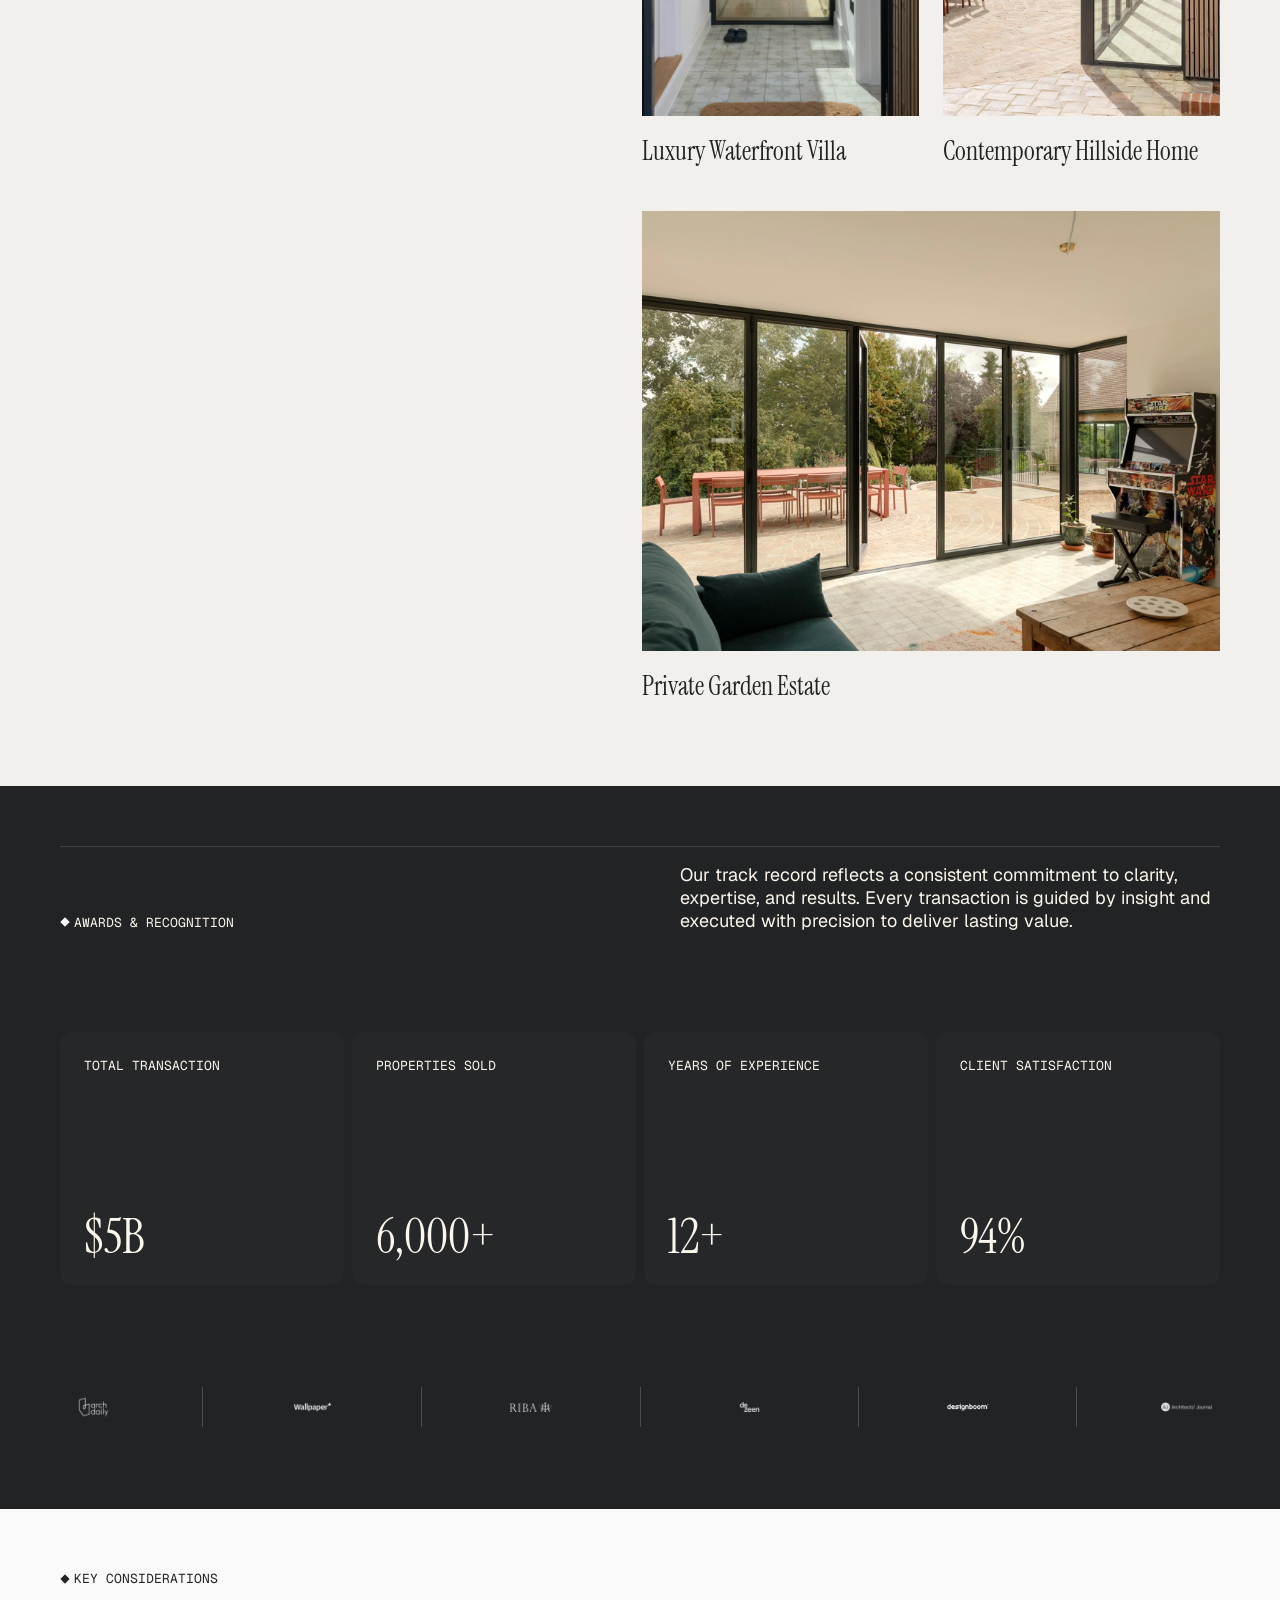
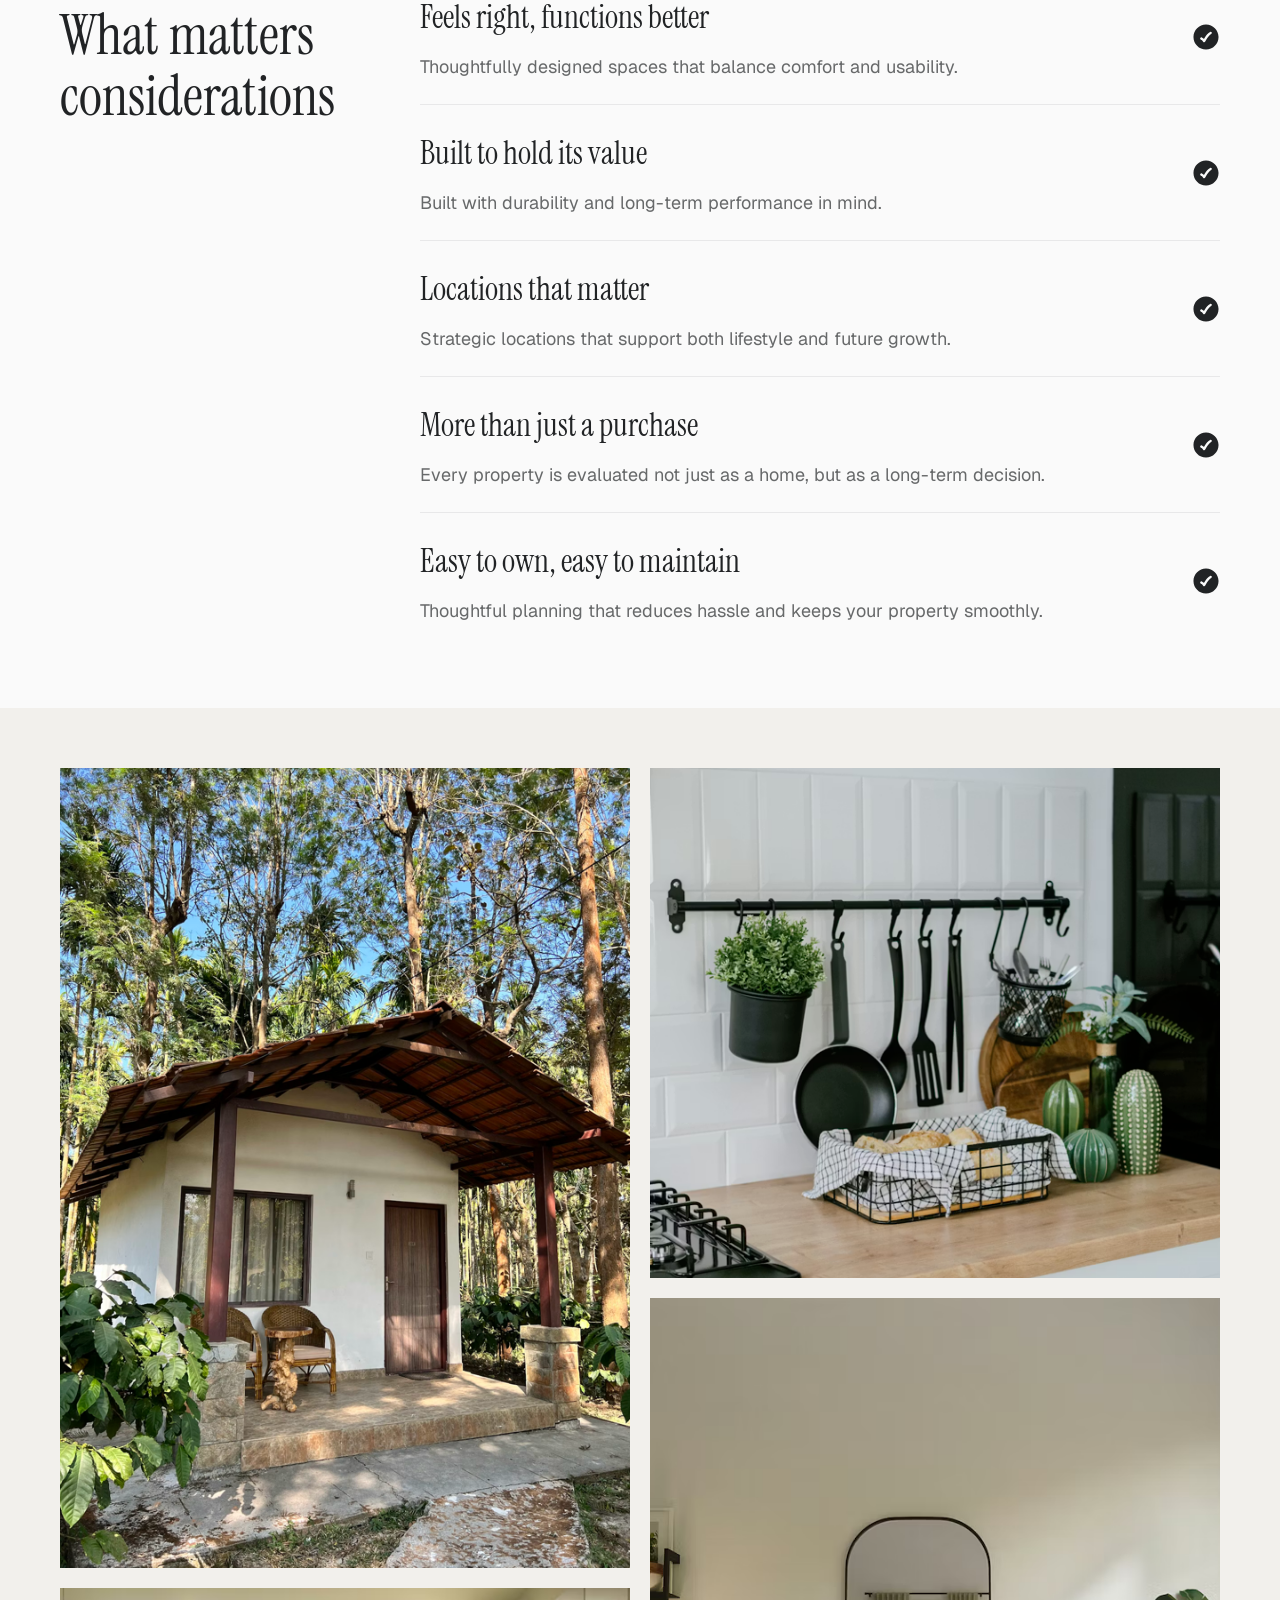
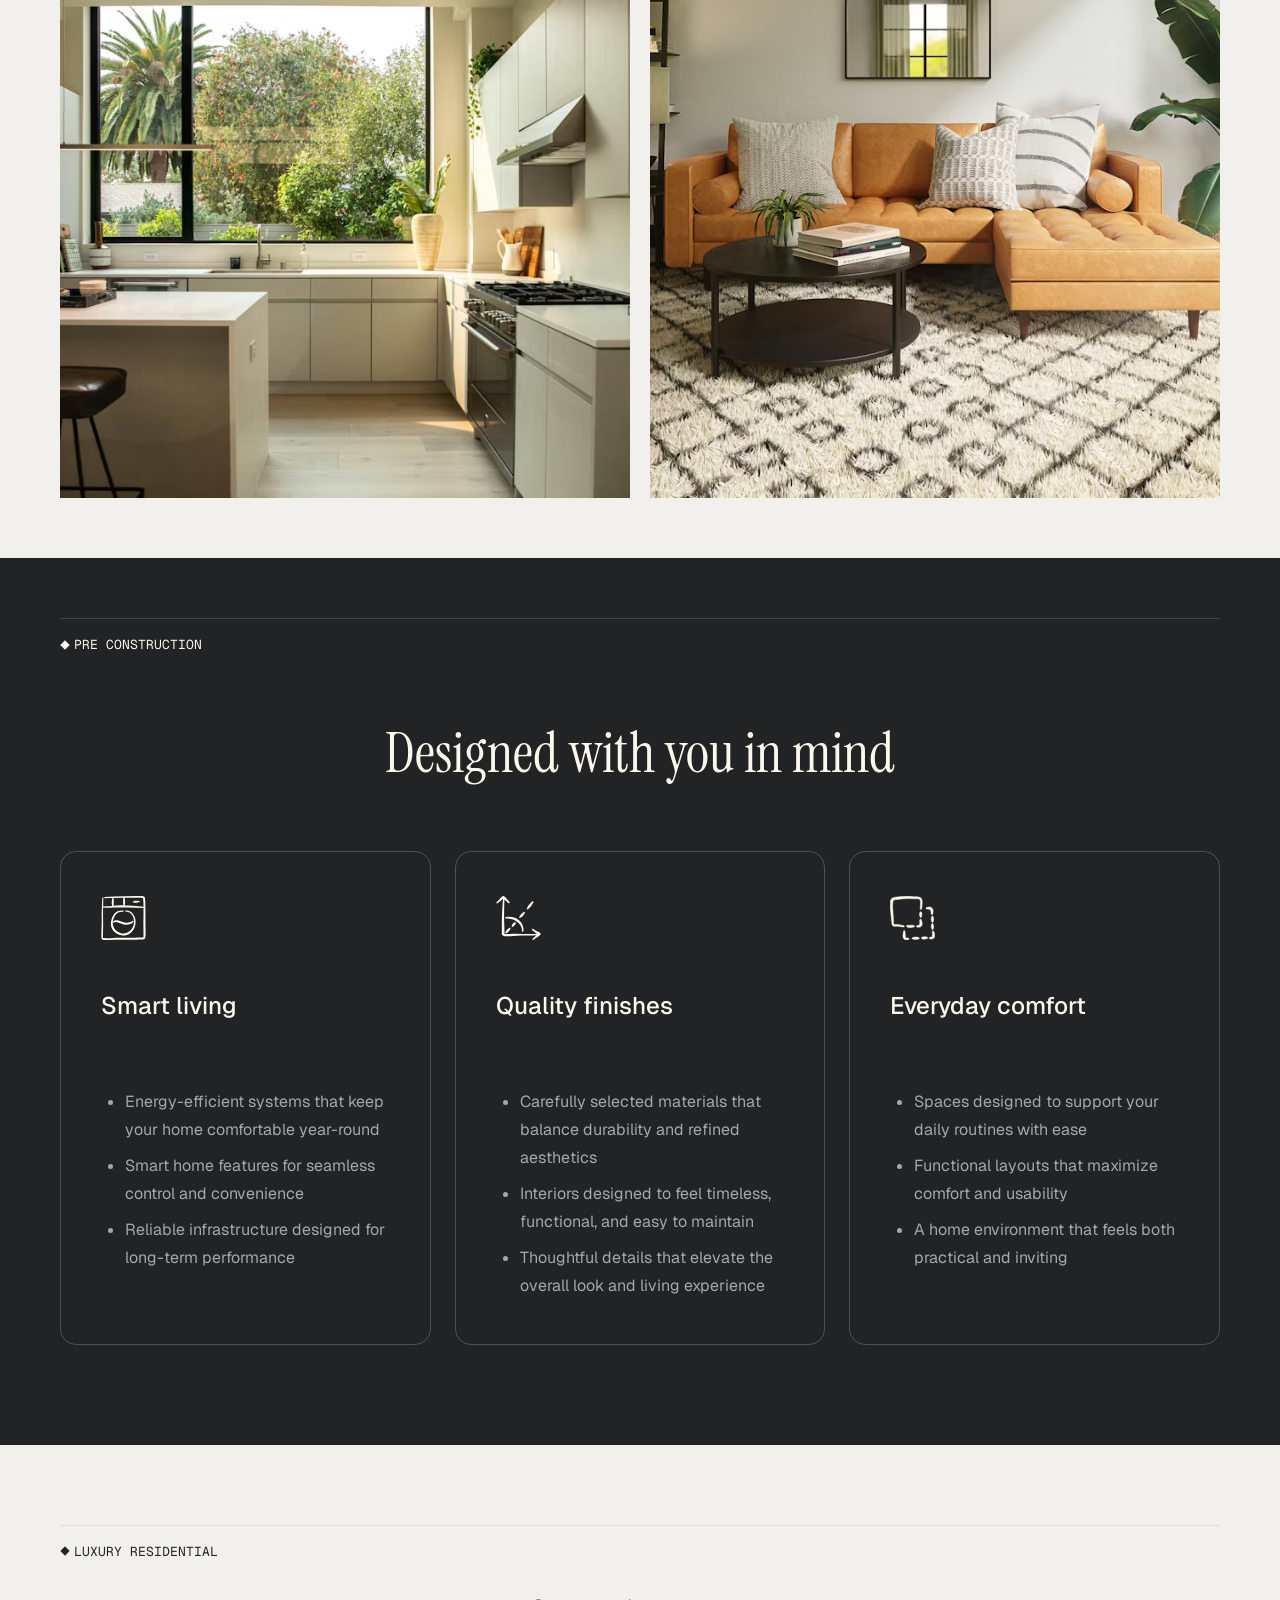
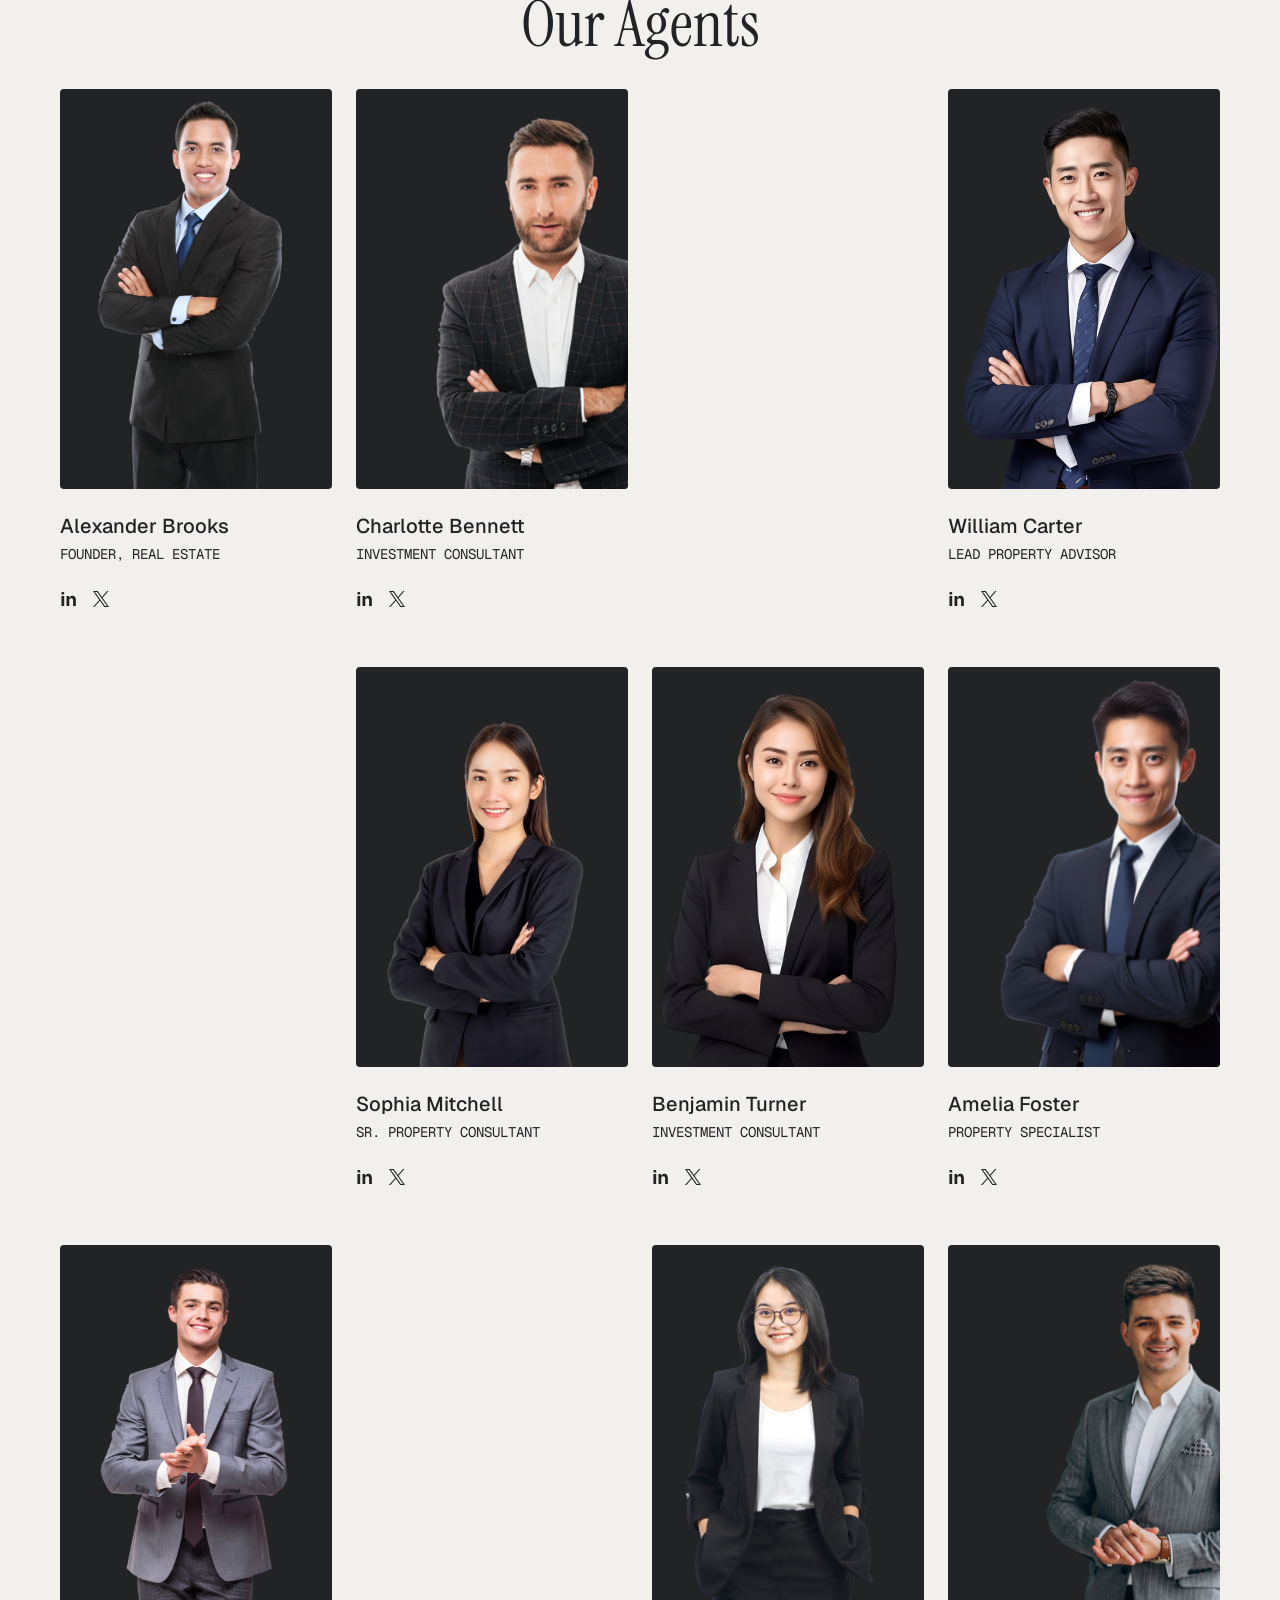
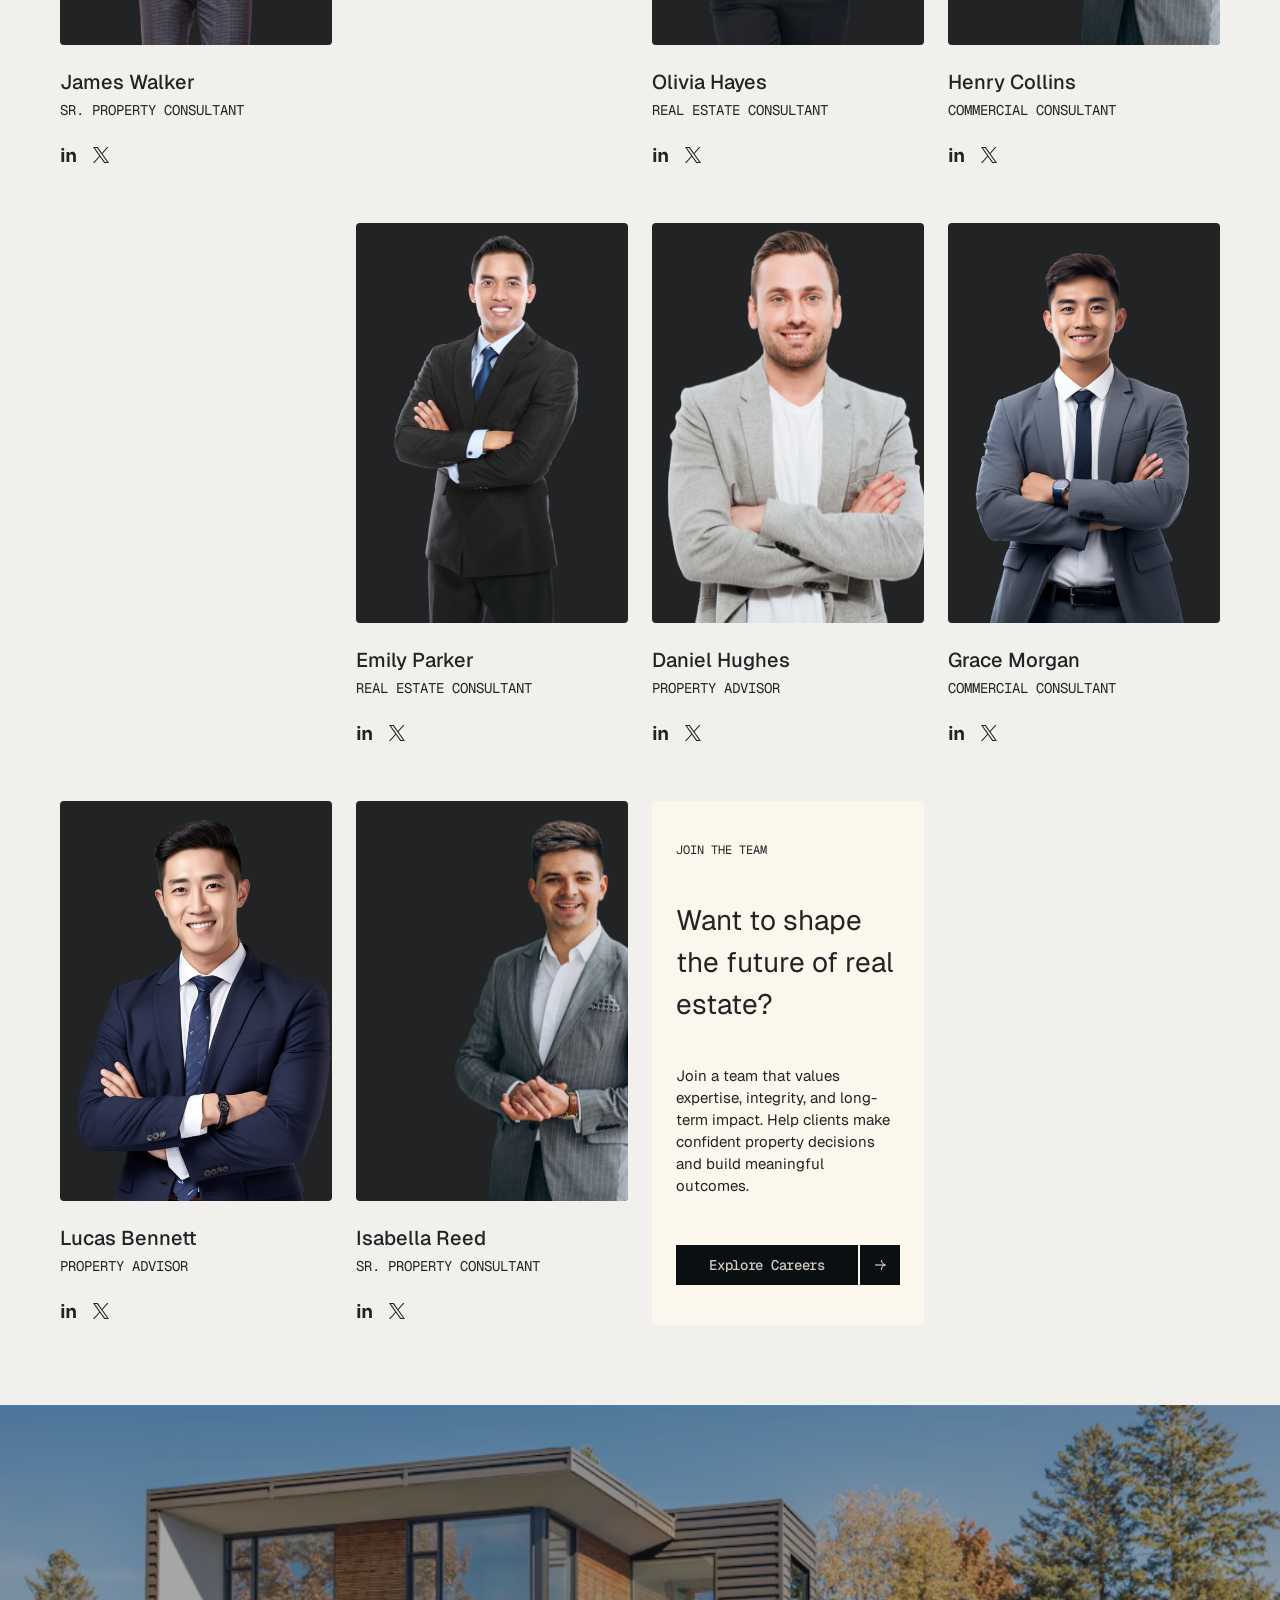
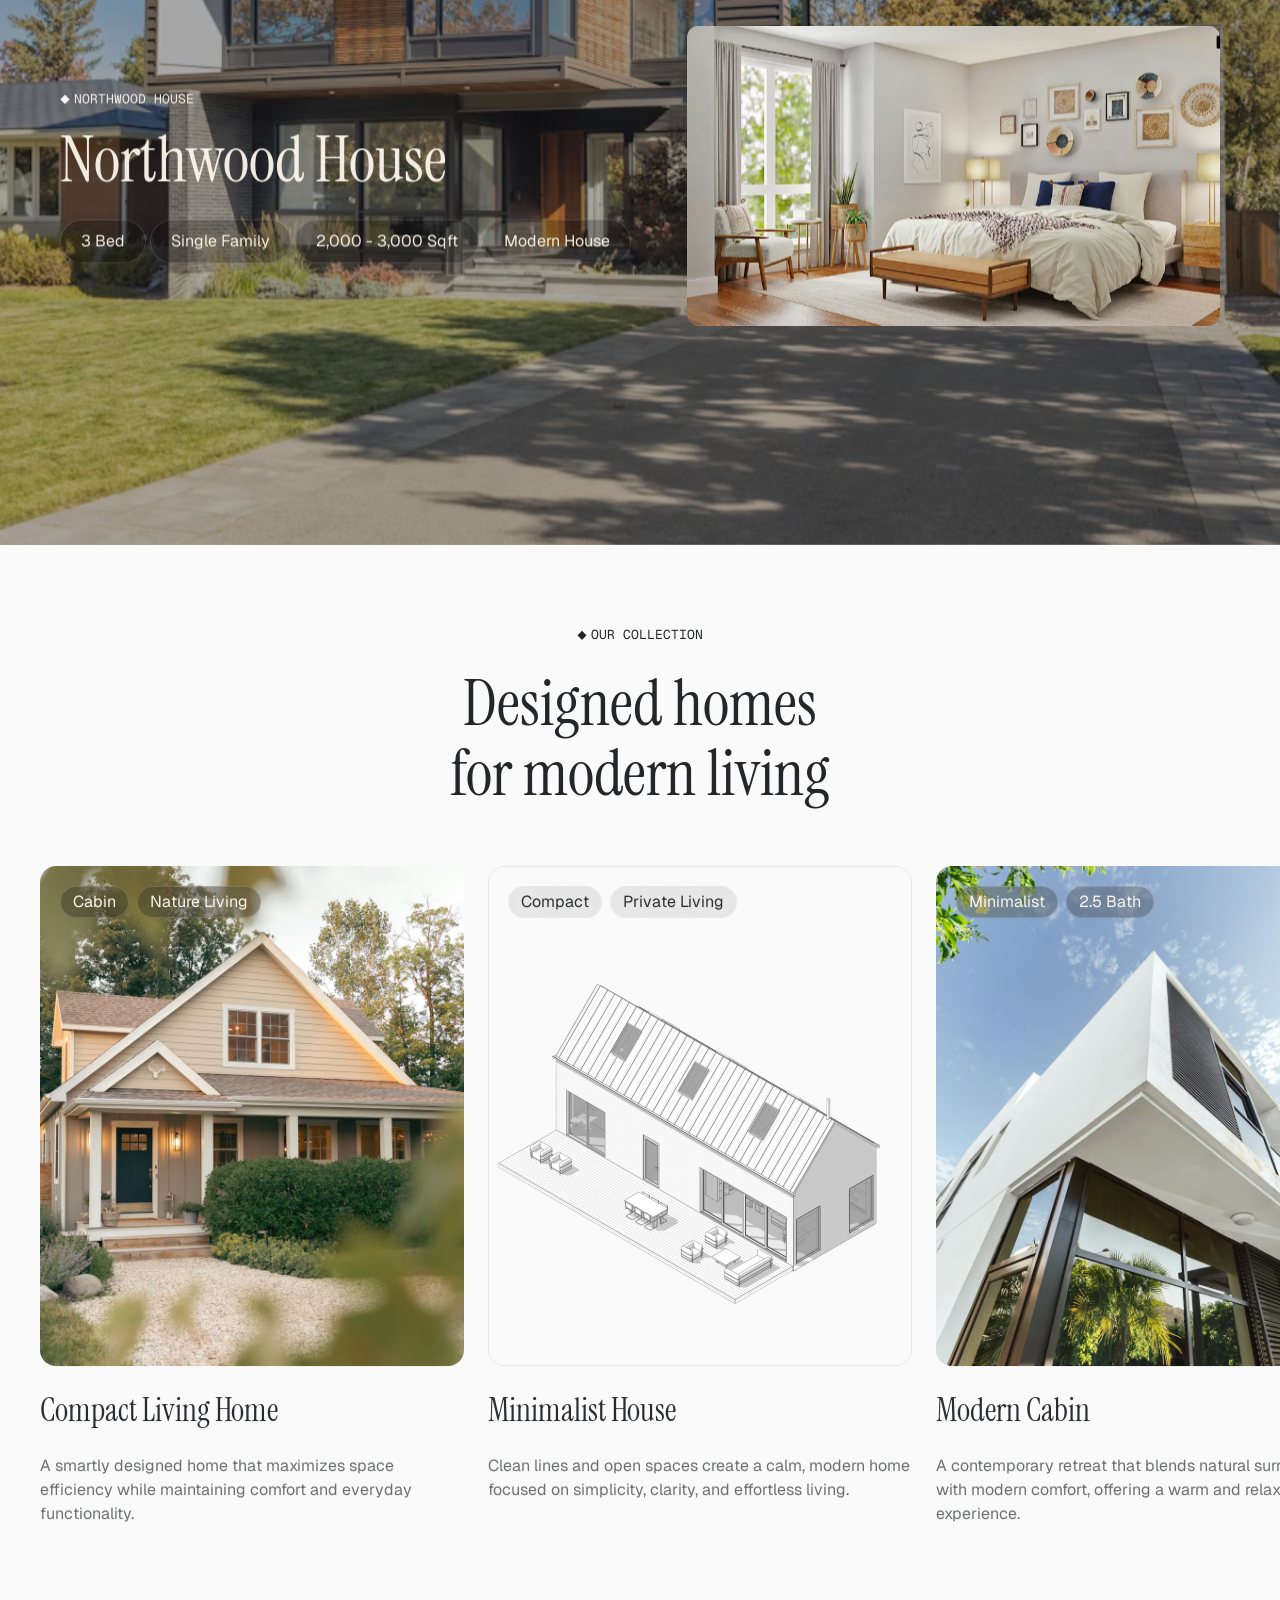
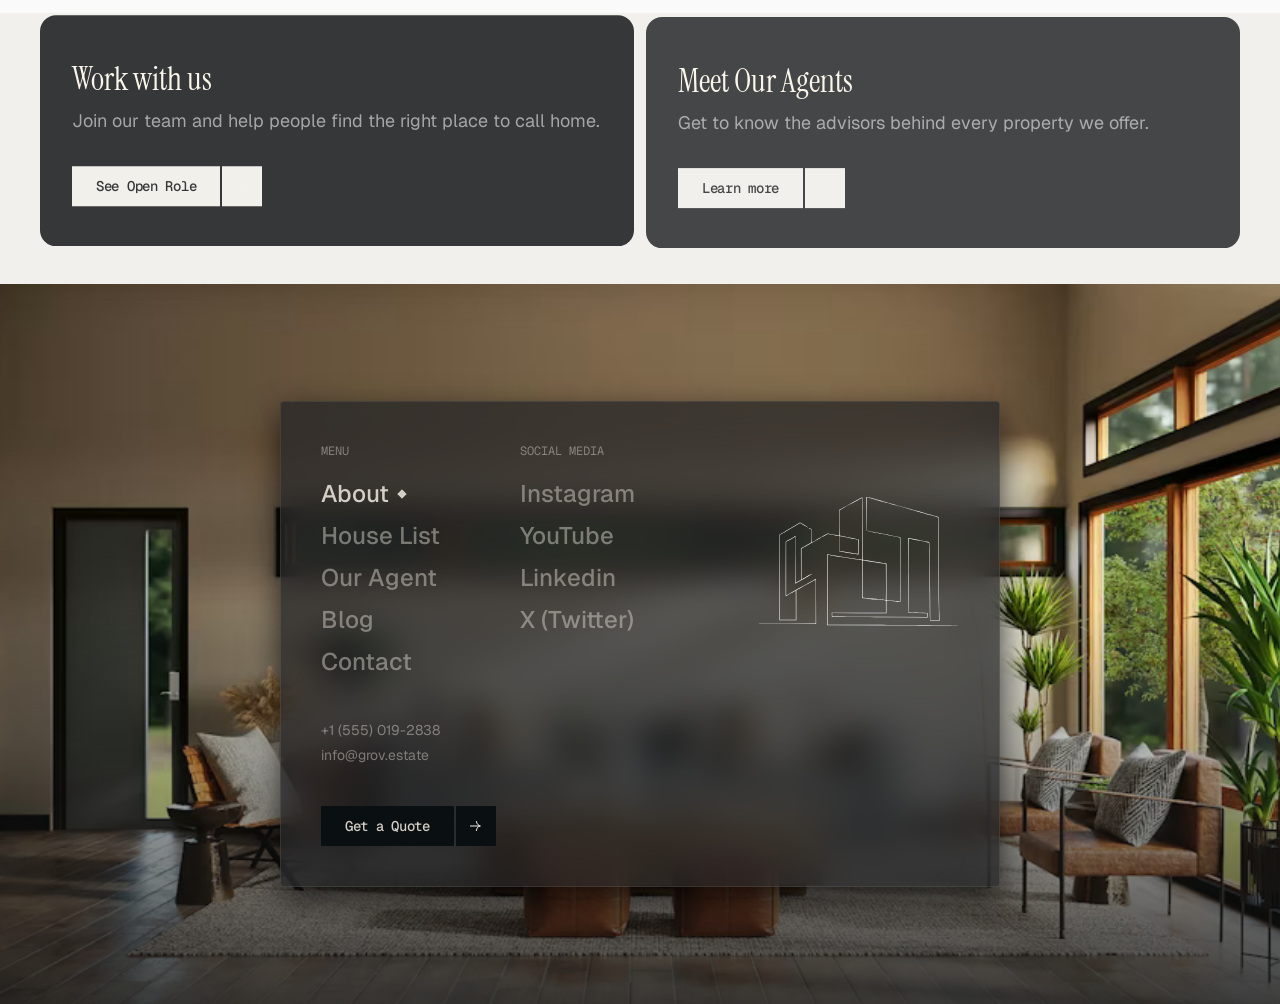
<file: about.html>
<!DOCTYPE html>
<html lang="en">
<head>
<!-- TEMPLATE NOTE: this page contains demo/placeholder content. Search this file for "CUSTOMIZE" to find every spot to update before launch. -->
<meta charset="UTF-8" />
<meta name="viewport" content="width=device-width, initial-scale=1.0" />
<!-- CUSTOMIZE: update the page title and meta description below for your brand and SEO -->
<title>About Us — Grov</title>
<meta name="description" content="Helping you make confident property decisions. Learn about our philosophy, track record, agents, and what matters most in every property we offer." />
<link rel="preconnect" href="https://fonts.googleapis.com" />
<link rel="preconnect" href="https://fonts.gstatic.com" crossorigin />
<link href="https://fonts.googleapis.com/css2?family=Instrument+Serif:ital@0;1&family=Geist:wght@400;500&family=Geist+Mono:wght@400;500&display=swap" rel="stylesheet" />
<link rel="stylesheet" href="assets/css/variables.css" />
<link rel="stylesheet" href="assets/css/style.css?v=4" />
<link rel="stylesheet" href="assets/css/module-css/about-hero.css" />
<link rel="stylesheet" href="assets/css/module-css/philosophy.css?v=2" />
<link rel="stylesheet" href="assets/css/module-css/awards.css?v=2" />
<link rel="stylesheet" href="assets/css/module-css/key-considerations.css" />
<link rel="stylesheet" href="assets/css/module-css/gallery-grid.css" />
<link rel="stylesheet" href="assets/css/module-css/pre-construction.css" />
<link rel="stylesheet" href="assets/css/module-css/team.css" />
<link rel="stylesheet" href="assets/css/module-css/property-headline.css" />
<link rel="stylesheet" href="assets/css/module-css/our-collection.css?v=2" />
<link rel="stylesheet" href="assets/css/module-css/cta-cards.css" />
<link rel="stylesheet" href="assets/css/responsive.css?v=4" />
<!-- CUSTOMIZE: no favicon is set for this site — add e.g. <link rel="icon" href="assets/images/favicon.ico" /> here -->
</head>
<body>

<header class="site-header" data-nav-open="false">
  <nav class="nav container" aria-label="Primary">
    <!-- CUSTOMIZE: replace brand name "Grov" and the logo image (assets/images/icons/logo-mark.svg) with your own -->
    <a href="index.html" class="nav__logo" aria-label="Grov home">
      <img src="assets/images/icons/logo-mark.svg" alt="" class="nav__logo-mark" />
      <span class="nav__logo-text">Grov</span>
    </a>

    <div class="nav__drawer" id="primary-menu">
      <ul class="nav__menu">
        <li><a href="about.html" class="nav__item nav__item--active" aria-current="page">About</a></li>
        <li><a href="blog.html" class="nav__item">Blog</a></li>
        <li><a href="house-list.html" class="nav__item">House List</a></li>
        <li><a href="our-agent.html" class="nav__item">Our Agent</a></li>
      </ul>

      <div class="nav__actions">
        <!-- CUSTOMIZE: point this CTA to your real contact method (was a dead "#" link) -->
        <a href="mailto:hello@grov.com" class="btn btn--dark">
          <span class="btn__label">Get Started</span>
          <span class="btn__icon"><img src="assets/images/icons/icon-arrow-right.svg" alt="" /></span>
        </a>
      </div>
    </div>

    <button type="button" class="nav__toggle" aria-expanded="false" aria-controls="primary-menu" aria-label="Toggle navigation menu">
      <span class="nav__toggle-bar"></span>
      <span class="nav__toggle-bar"></span>
      <span class="nav__toggle-bar"></span>
    </button>
  </nav>
</header>

<main>

  <!-- About Hero -->
  <!-- CUSTOMIZE: hero headline is generic demo copy - update to reflect your agency's real positioning -->
  <section class="about-hero container" data-reveal>
    <div class="about-hero__panel">
      <span class="eyebrow eyebrow--light">
        <img src="assets/images/icons/icon-bullet.svg" alt="" class="eyebrow__icon eyebrow__icon--light" />
        ABOUT US
      </span>
      <h1 class="about-hero__title">Helping you make <br class="responsive-break" />confident property decisions</h1>
    </div>
  </section>

  <!-- Our Philosophy -->
  <section class="philosophy" data-reveal>
    <div class="philosophy__top">
      <div class="philosophy__divider"></div>
      <div class="philosophy__row">
        <span class="eyebrow">
          <img src="assets/images/icons/icon-bullet.svg" alt="" class="eyebrow__icon" />
          OUR PHILOSOPHY
        </span>
        <div class="filter-pills" role="group" aria-label="Filter by property type">
          <button type="button" class="filter-pill filter-pill--active">All</button>
          <button type="button" class="filter-pill">Villas</button>
          <button type="button" class="filter-pill">Residential</button>
          <button type="button" class="filter-pill">Houses</button>
          <button type="button" class="filter-pill">Townhouse</button>
          <button type="button" class="filter-pill">Condos</button>
          <button type="button" class="filter-pill">Land</button>
        </div>
      </div>
    </div>

    <div class="philosophy__body">
      <p class="philosophy__statement">Real estate is more than property it&rsquo;s about people, goals, and long-term value.</p>

      <!-- CUSTOMIZE: gallery photos/captions below are stock demo images with made-up property names - replace with your own photography -->
      <div class="philosophy__gallery">
        <div class="philosophy__row-2col">
          <figure class="philosophy__photo">
            <img src="assets/images/about/philosophy/philosophy-modern-family-residence.png" alt="Person standing on the lawn outside a modern glass-walled home" />
            <figcaption>Modern Family Residence</figcaption>
          </figure>
          <figure class="philosophy__photo">
            <img src="assets/images/about/philosophy/philosophy-urban-living-apartment.png" alt="Double-height apartment interior with home gym and hanging pendant lights" />
            <figcaption>Urban Living Apartment</figcaption>
          </figure>
        </div>
        <div class="philosophy__row-2col">
          <figure class="philosophy__photo">
            <img src="assets/images/about/philosophy/philosophy-luxury-waterfront-villa.png" alt="Glass-walled hallway leading to a brick garden path" />
            <figcaption>Luxury Waterfront Villa</figcaption>
          </figure>
          <figure class="philosophy__photo">
            <img src="assets/images/about/philosophy/philosophy-contemporary-hillside-home.png" alt="Wood-clad modern house exterior with terracotta patio dining set" />
            <figcaption>Contemporary Hillside Home</figcaption>
          </figure>
        </div>
        <figure class="philosophy__photo philosophy__photo--single">
          <img src="assets/images/about/philosophy/philosophy-private-garden-estate.png" alt="Living room with sliding glass doors opening onto a paved patio" />
          <figcaption>Private Garden Estate</figcaption>
        </figure>
      </div>
    </div>
  </section>

  <!-- Awards & Recognition -->
  <section class="awards" data-reveal>
    <div class="awards__top">
      <div class="awards__divider"></div>
      <div class="awards__row">
        <span class="eyebrow eyebrow--light">
          <img src="assets/images/icons/icon-bullet.svg" alt="" class="eyebrow__icon eyebrow__icon--light" />
          AWARDS &amp; RECOGNITION
        </span>
        <p class="awards__copy">Our track record reflects a consistent commitment to clarity, expertise, and results. Every transaction is guided by insight and executed with precision to deliver lasting value.</p>
      </div>
    </div>

    <!-- CUSTOMIZE: these 4 stats ($5B, 6,000+, 12+, 94%) are placeholder achievements — replace with your agency's real, verifiable numbers -->
    <div class="stat-grid">
      <div class="stat-card">
        <p class="stat-card__label">Total Transaction</p>
        <p class="stat-card__value">$5B</p>
      </div>
      <div class="stat-card">
        <p class="stat-card__label">Properties Sold</p>
        <p class="stat-card__value">6,000+</p>
      </div>
      <div class="stat-card">
        <p class="stat-card__label">Years of Experience</p>
        <p class="stat-card__value">12+</p>
      </div>
      <div class="stat-card">
        <p class="stat-card__label">Client Satisfaction</p>
        <p class="stat-card__value">94%</p>
      </div>
    </div>

    <!--
      CUSTOMIZE (required before launch): these are REAL trademarked logos of
      ArchDaily, Wallpaper*, RIBA, Dezeen, Designboom, and Architects' Journal,
      used here only as demo placeholders for an "as featured in" strip. Do not
      publish this as-is — it falsely implies press coverage/endorsement from
      these organizations. Replace with logos of publications/awards that have
      actually featured your business, or remove this section entirely.
    -->
    <ul class="awards__logos">
      <li><img src="assets/images/about/awards/award-logo-archdaily.png" alt="ArchDaily" class="awards__logo" /></li>
      <li class="awards__logo-divider" aria-hidden="true"></li>
      <li><img src="assets/images/about/awards/award-logo-wallpaper.png" alt="Wallpaper*" class="awards__logo" /></li>
      <li class="awards__logo-divider" aria-hidden="true"></li>
      <li><img src="assets/images/about/awards/award-logo-riba.png" alt="RIBA" class="awards__logo" /></li>
      <li class="awards__logo-divider" aria-hidden="true"></li>
      <li><img src="assets/images/about/awards/award-logo-dezeen.png" alt="Dezeen" class="awards__logo" /></li>
      <li class="awards__logo-divider" aria-hidden="true"></li>
      <li><img src="assets/images/about/awards/award-logo-designboom.png" alt="Designboom" class="awards__logo" /></li>
      <li class="awards__logo-divider" aria-hidden="true"></li>
      <li><img src="assets/images/about/awards/award-logo-architects-journal.png" alt="Architects' Journal" class="awards__logo" /></li>
    </ul>
  </section>

  <!-- Key Considerations -->
  <section class="considerations" data-reveal>
    <div class="considerations__title">
      <span class="eyebrow">
        <img src="assets/images/icons/icon-bullet.svg" alt="" class="eyebrow__icon" />
        KEY CONSIDERATIONS
      </span>
      <h2 class="considerations__heading">What matters <br class="responsive-break" />considerations</h2>
    </div>

    <div class="considerations__list">
      <div class="consideration-item">
        <div class="consideration-item__text">
          <p class="consideration-item__title">Feels right, functions better</p>
          <p class="consideration-item__desc">Thoughtfully designed spaces that balance comfort and usability.</p>
        </div>
        <img src="assets/images/icons/icon-check-circle.svg" alt="" class="consideration-item__icon" />
      </div>
      <div class="considerations__divider"></div>
      <div class="consideration-item">
        <div class="consideration-item__text">
          <p class="consideration-item__title">Built to hold its value</p>
          <p class="consideration-item__desc">Built with durability and long-term performance in mind.</p>
        </div>
        <img src="assets/images/icons/icon-check-circle.svg" alt="" class="consideration-item__icon" />
      </div>
      <div class="considerations__divider"></div>
      <div class="consideration-item">
        <div class="consideration-item__text">
          <p class="consideration-item__title">Locations that matter</p>
          <p class="consideration-item__desc">Strategic locations that support both lifestyle and future growth.</p>
        </div>
        <img src="assets/images/icons/icon-check-circle.svg" alt="" class="consideration-item__icon" />
      </div>
      <div class="considerations__divider"></div>
      <div class="consideration-item">
        <div class="consideration-item__text">
          <p class="consideration-item__title">More than just a purchase</p>
          <p class="consideration-item__desc">Every property is evaluated not just as a home, but as a long-term decision.</p>
        </div>
        <img src="assets/images/icons/icon-check-circle.svg" alt="" class="consideration-item__icon" />
      </div>
      <div class="considerations__divider"></div>
      <div class="consideration-item">
        <div class="consideration-item__text">
          <p class="consideration-item__title">Easy to own, easy to maintain</p>
          <p class="consideration-item__desc">Thoughtful planning that reduces hassle and keeps your property smoothly.</p>
        </div>
        <img src="assets/images/icons/icon-check-circle.svg" alt="" class="consideration-item__icon" />
      </div>
    </div>
  </section>

  <!-- Gallery grid -->
  <section class="gallery-grid" aria-label="Property photo gallery" data-reveal>
    <div class="gallery-grid__col">
      <div class="gallery-grid__photo gallery-grid__photo--tall">
        <img src="assets/images/about/gallery/gallery-exterior-cabin.png" alt="Wood cabin nestled among tall pine trees" />
      </div>
      <div class="gallery-grid__photo gallery-grid__photo--short">
        <img src="assets/images/about/gallery/gallery-kitchen-palm.png" alt="Kitchen with large window overlooking a palm tree garden" />
      </div>
    </div>
    <div class="gallery-grid__col">
      <div class="gallery-grid__photo gallery-grid__photo--short">
        <img src="assets/images/about/gallery/gallery-kitchen-counter.png" alt="Kitchen counter with hanging utensils and fresh bread" />
      </div>
      <div class="gallery-grid__photo gallery-grid__photo--tall">
        <img src="assets/images/about/gallery/gallery-living-room-couch.png" alt="Living room with orange sectional sofa and round coffee table" />
      </div>
    </div>
  </section>

  <!-- Pre Construction -->
  <section class="preconstruction" data-reveal>
    <div class="preconstruction__nav">
      <div class="preconstruction__divider"></div>
      <span class="eyebrow eyebrow--light">
        <img src="assets/images/icons/icon-bullet.svg" alt="" class="eyebrow__icon eyebrow__icon--light" />
        PRE CONSTRUCTION
      </span>
    </div>

    <h2 class="preconstruction__title">Designed with you in mind</h2>

    <div class="preconstruction__cards">
      <div class="feature-card">
        <img src="assets/images/icons/icon-feature-smart-living.svg" alt="" class="feature-card__icon" />
        <h3 class="feature-card__title">Smart living</h3>
        <ul class="feature-card__list">
          <li>Energy-efficient systems that keep your home comfortable year-round</li>
          <li>Smart home features for seamless control and convenience</li>
          <li>Reliable infrastructure designed for long-term performance</li>
        </ul>
      </div>
      <div class="feature-card">
        <img src="assets/images/icons/icon-feature-quality-finishes.svg" alt="" class="feature-card__icon" />
        <h3 class="feature-card__title">Quality finishes</h3>
        <ul class="feature-card__list">
          <li>Carefully selected materials that balance durability and refined aesthetics</li>
          <li>Interiors designed to feel timeless, functional, and easy to maintain</li>
          <li>Thoughtful details that elevate the overall look and living experience</li>
        </ul>
      </div>
      <div class="feature-card">
        <img src="assets/images/icons/icon-feature-everyday-comfort.svg" alt="" class="feature-card__icon" />
        <h3 class="feature-card__title">Everyday comfort</h3>
        <ul class="feature-card__list">
          <li>Spaces designed to support your daily routines with ease</li>
          <li>Functional layouts that maximize comfort and usability</li>
          <li>A home environment that feels both practical and inviting</li>
        </ul>
      </div>
    </div>
  </section>

  <!-- Team -->
  <section class="team" data-reveal>
    <div class="team__nav">
      <span class="eyebrow eyebrow--upper">
        <img src="assets/images/icons/icon-bullet.svg" alt="" class="eyebrow__icon" />
        Luxury Residential
      </span>
    </div>

    <h2 class="team__heading">Our Agents</h2>

    <!--
      CUSTOMIZE: all 14 agent cards below (names, roles, headshots, LinkedIn/X
      links which are currently dead "#" links) are fictional demo content.
      Note: the demo only ships 11 unique headshot images for 14 cards, so 3
      photos are intentionally reused (agent-1, agent-4, and agent-10 each
      appear twice) - make sure to supply a unique real photo per real team
      member, and trim/add cards to match your actual headcount.
    -->
    <div class="team__grid">
      <article class="agent-card">
        <div class="agent-card__photo"><img src="assets/images/agents/agent-1.png" alt="Portrait of Alexander Brooks" /></div>
        <div class="agent-card__label">
          <p class="agent-card__name">Alexander Brooks</p>
          <p class="agent-card__role">FOUNDER, REAL ESTATE</p>
        </div>
        <div class="agent-card__socials">
          <a href="#" aria-label="Alexander Brooks on LinkedIn"><img src="assets/images/icons/icon-social-linkedin.svg" alt="" /></a>
          <a href="#" aria-label="Alexander Brooks on X"><img src="assets/images/icons/icon-social-x.svg" alt="" /></a>
        </div>
      </article>

      <article class="agent-card">
        <div class="agent-card__photo"><img src="assets/images/agents/agent-2.png" alt="Portrait of Charlotte Bennett" /></div>
        <div class="agent-card__label">
          <p class="agent-card__name">Charlotte Bennett</p>
          <p class="agent-card__role">Investment Consultant</p>
        </div>
        <div class="agent-card__socials">
          <a href="#" aria-label="Charlotte Bennett on LinkedIn"><img src="assets/images/icons/icon-social-linkedin.svg" alt="" /></a>
          <a href="#" aria-label="Charlotte Bennett on X"><img src="assets/images/icons/icon-social-x.svg" alt="" /></a>
        </div>
      </article>

      <div class="agent-card agent-card--placeholder" aria-hidden="true"></div>

      <article class="agent-card">
        <div class="agent-card__photo"><img src="assets/images/agents/agent-4.png" alt="Portrait of William Carter" /></div>
        <div class="agent-card__label">
          <p class="agent-card__name">William Carter</p>
          <p class="agent-card__role">Lead Property Advisor</p>
        </div>
        <div class="agent-card__socials">
          <a href="#" aria-label="William Carter on LinkedIn"><img src="assets/images/icons/icon-social-linkedin.svg" alt="" /></a>
          <a href="#" aria-label="William Carter on X"><img src="assets/images/icons/icon-social-x.svg" alt="" /></a>
        </div>
      </article>

      <div class="agent-card agent-card--placeholder" aria-hidden="true"></div>

      <article class="agent-card">
        <div class="agent-card__photo"><img src="assets/images/agents/agent-5.png" alt="Portrait of Sophia Mitchell" /></div>
        <div class="agent-card__label">
          <p class="agent-card__name">Sophia Mitchell</p>
          <p class="agent-card__role">Sr. Property Consultant</p>
        </div>
        <div class="agent-card__socials">
          <a href="#" aria-label="Sophia Mitchell on LinkedIn"><img src="assets/images/icons/icon-social-linkedin.svg" alt="" /></a>
          <a href="#" aria-label="Sophia Mitchell on X"><img src="assets/images/icons/icon-social-x.svg" alt="" /></a>
        </div>
      </article>

      <article class="agent-card">
        <div class="agent-card__photo"><img src="assets/images/agents/agent-6.png" alt="Portrait of Benjamin Turner" /></div>
        <div class="agent-card__label">
          <p class="agent-card__name">Benjamin Turner</p>
          <p class="agent-card__role">Investment Consultant</p>
        </div>
        <div class="agent-card__socials">
          <a href="#" aria-label="Benjamin Turner on LinkedIn"><img src="assets/images/icons/icon-social-linkedin.svg" alt="" /></a>
          <a href="#" aria-label="Benjamin Turner on X"><img src="assets/images/icons/icon-social-x.svg" alt="" /></a>
        </div>
      </article>

      <article class="agent-card">
        <div class="agent-card__photo"><img src="assets/images/agents/agent-7.png" alt="Portrait of Amelia Foster" /></div>
        <div class="agent-card__label">
          <p class="agent-card__name">Amelia Foster</p>
          <p class="agent-card__role">Property Specialist</p>
        </div>
        <div class="agent-card__socials">
          <a href="#" aria-label="Amelia Foster on LinkedIn"><img src="assets/images/icons/icon-social-linkedin.svg" alt="" /></a>
          <a href="#" aria-label="Amelia Foster on X"><img src="assets/images/icons/icon-social-x.svg" alt="" /></a>
        </div>
      </article>

      <article class="agent-card">
        <div class="agent-card__photo"><img src="assets/images/agents/agent-8.png" alt="Portrait of James Walker" /></div>
        <div class="agent-card__label">
          <p class="agent-card__name">James Walker</p>
          <p class="agent-card__role">Sr. Property Consultant</p>
        </div>
        <div class="agent-card__socials">
          <a href="#" aria-label="James Walker on LinkedIn"><img src="assets/images/icons/icon-social-linkedin.svg" alt="" /></a>
          <a href="#" aria-label="James Walker on X"><img src="assets/images/icons/icon-social-x.svg" alt="" /></a>
        </div>
      </article>

      <div class="agent-card agent-card--placeholder" aria-hidden="true"></div>

      <article class="agent-card">
        <div class="agent-card__photo"><img src="assets/images/agents/agent-9.png" alt="Portrait of Olivia Hayes" /></div>
        <div class="agent-card__label">
          <p class="agent-card__name">Olivia Hayes</p>
          <p class="agent-card__role">Real Estate Consultant</p>
        </div>
        <div class="agent-card__socials">
          <a href="#" aria-label="Olivia Hayes on LinkedIn"><img src="assets/images/icons/icon-social-linkedin.svg" alt="" /></a>
          <a href="#" aria-label="Olivia Hayes on X"><img src="assets/images/icons/icon-social-x.svg" alt="" /></a>
        </div>
      </article>

      <article class="agent-card">
        <div class="agent-card__photo"><img src="assets/images/agents/agent-10.png" alt="Portrait of Henry Collins" /></div>
        <div class="agent-card__label">
          <p class="agent-card__name">Henry Collins</p>
          <p class="agent-card__role">Commercial Consultant</p>
        </div>
        <div class="agent-card__socials">
          <a href="#" aria-label="Henry Collins on LinkedIn"><img src="assets/images/icons/icon-social-linkedin.svg" alt="" /></a>
          <a href="#" aria-label="Henry Collins on X"><img src="assets/images/icons/icon-social-x.svg" alt="" /></a>
        </div>
      </article>

      <div class="agent-card agent-card--placeholder" aria-hidden="true"></div>

      <article class="agent-card">
        <div class="agent-card__photo"><img src="assets/images/agents/agent-1.png" alt="Portrait of Emily Parker" /></div>
        <div class="agent-card__label">
          <p class="agent-card__name">Emily Parker</p>
          <p class="agent-card__role">Real Estate Consultant</p>
        </div>
        <div class="agent-card__socials">
          <a href="#" aria-label="Emily Parker on LinkedIn"><img src="assets/images/icons/icon-social-linkedin.svg" alt="" /></a>
          <a href="#" aria-label="Emily Parker on X"><img src="assets/images/icons/icon-social-x.svg" alt="" /></a>
        </div>
      </article>

      <article class="agent-card">
        <div class="agent-card__photo"><img src="assets/images/agents/agent-11.png" alt="Portrait of Daniel Hughes" /></div>
        <div class="agent-card__label">
          <p class="agent-card__name">Daniel Hughes</p>
          <p class="agent-card__role">Property Advisor</p>
        </div>
        <div class="agent-card__socials">
          <a href="#" aria-label="Daniel Hughes on LinkedIn"><img src="assets/images/icons/icon-social-linkedin.svg" alt="" /></a>
          <a href="#" aria-label="Daniel Hughes on X"><img src="assets/images/icons/icon-social-x.svg" alt="" /></a>
        </div>
      </article>

      <article class="agent-card">
        <div class="agent-card__photo"><img src="assets/images/agents/agent-12.png" alt="Portrait of Grace Morgan" /></div>
        <div class="agent-card__label">
          <p class="agent-card__name">Grace Morgan</p>
          <p class="agent-card__role">Commercial Consultant</p>
        </div>
        <div class="agent-card__socials">
          <a href="#" aria-label="Grace Morgan on LinkedIn"><img src="assets/images/icons/icon-social-linkedin.svg" alt="" /></a>
          <a href="#" aria-label="Grace Morgan on X"><img src="assets/images/icons/icon-social-x.svg" alt="" /></a>
        </div>
      </article>

      <article class="agent-card">
        <div class="agent-card__photo"><img src="assets/images/agents/agent-4.png" alt="Portrait of Lucas Bennett" /></div>
        <div class="agent-card__label">
          <p class="agent-card__name">Lucas Bennett</p>
          <p class="agent-card__role">Property Advisor</p>
        </div>
        <div class="agent-card__socials">
          <a href="#" aria-label="Lucas Bennett on LinkedIn"><img src="assets/images/icons/icon-social-linkedin.svg" alt="" /></a>
          <a href="#" aria-label="Lucas Bennett on X"><img src="assets/images/icons/icon-social-x.svg" alt="" /></a>
        </div>
      </article>

      <article class="agent-card">
        <div class="agent-card__photo"><img src="assets/images/agents/agent-10.png" alt="Portrait of Isabella Reed" /></div>
        <div class="agent-card__label">
          <p class="agent-card__name">Isabella Reed</p>
          <p class="agent-card__role">Sr. Property Consultant</p>
        </div>
        <div class="agent-card__socials">
          <a href="#" aria-label="Isabella Reed on LinkedIn"><img src="assets/images/icons/icon-social-linkedin.svg" alt="" /></a>
          <a href="#" aria-label="Isabella Reed on X"><img src="assets/images/icons/icon-social-x.svg" alt="" /></a>
        </div>
      </article>

      <article class="agent-card agent-card--cta">
        <p class="agent-card__cta-label">JOIN THE TEAM</p>
        <p class="agent-card__cta-heading">Want to shape the future of real estate?</p>
        <p class="agent-card__cta-desc">Join a team that values expertise, integrity, and long-term impact. Help clients make confident property decisions and build meaningful outcomes.</p>
        <!-- CUSTOMIZE: careers@grov.estate is a placeholder email, a 3rd distinct domain used on this site alongside hello@grov.com/info@grov.estate elsewhere - pick one real email domain for the whole site -->
        <a href="mailto:careers@grov.estate" class="btn btn--dark agent-card__cta-btn">
          <span class="btn__label">Explore Careers</span>
          <span class="btn__icon"><img src="assets/images/icons/icon-arrow-right.svg" alt="" /></span>
        </a>
      </article>

      <div class="agent-card agent-card--placeholder" aria-hidden="true"></div>
    </div>
  </section>

  <!-- Property Headline -->
  <!-- CUSTOMIZE: "Northwood House" images/specs below are a single demo showcase property - replace with a real listing or repurpose this section for something else -->
  <section class="property-headline" data-reveal>
    <img src="assets/images/about/headline/headline-house-exterior.png" alt="Northwood House modern exterior with two-story glazing" class="property-headline__bg" />
    <div class="property-headline__overlay"></div>
    <div class="property-headline__floating">
      <img src="assets/images/about/headline/headline-bedroom-interior.png" alt="Northwood House primary bedroom with gallery wall" />
    </div>
    <div class="property-headline__text">
      <div class="property-headline__title-group">
        <span class="eyebrow eyebrow--light">
          <img src="assets/images/icons/icon-bullet.svg" alt="" class="eyebrow__icon eyebrow__icon--light" />
          NORTHWOOD HOUSE
        </span>
        <h2 class="property-headline__title">Northwood House</h2>
      </div>
      <div class="property-headline__tags">
        <span class="tag-pill-glass">3 Bed</span>
        <span class="tag-pill-glass">Single Family</span>
        <span class="tag-pill-glass">2,000 - 3,000 Sqft</span>
        <span class="tag-pill-glass">Modern House</span>
      </div>
    </div>
  </section>

  <!-- Our Collection -->
  <!-- CUSTOMIZE: the 4 collection cards below (same demo listings as index.html's "Our Collection") are placeholder inventory - replace with your real properties -->
  <section class="collection" data-reveal>
    <div class="collection__label">
      <span class="eyebrow">
        <img src="assets/images/icons/icon-bullet.svg" alt="" class="eyebrow__icon" />
        OUR COLLECTION
      </span>
      <h2 class="collection__heading">Designed homes <br class="responsive-break" />for modern living</h2>
    </div>

    <div class="collection__cards">
      <a href="house-detail.html" class="collection-card">
        <div class="collection-card__photo">
          <img src="assets/images/collections/collection-1.png" alt="Tan cabin-style house with landscaped garden path" />
          <div class="collection-card__tags">
            <span class="pill pill--dark">Cabin</span>
            <span class="pill pill--dark">Nature Living</span>
          </div>
        </div>
        <h3 class="collection-card__title">Compact Living Home</h3>
        <p class="collection-card__desc">A smartly designed home that maximizes space efficiency while maintaining comfort and everyday functionality.</p>
      </a>

      <a href="house-detail.html" class="collection-card">
        <div class="collection-card__photo">
          <img src="assets/images/collections/collection-2.png" alt="Architectural line illustration of a minimalist house" />
          <div class="collection-card__tags">
            <span class="pill pill--light">Compact</span>
            <span class="pill pill--light">Private Living</span>
          </div>
        </div>
        <h3 class="collection-card__title">Minimalist House</h3>
        <p class="collection-card__desc">Clean lines and open spaces create a calm, modern home focused on simplicity, clarity, and effortless living.</p>
      </a>

      <a href="house-detail.html" class="collection-card">
        <div class="collection-card__photo">
          <img src="assets/images/collections/collection-3.png" alt="White modern cabin with palm trees and floor-to-ceiling windows" />
          <div class="collection-card__tags">
            <span class="pill pill--dark">Minimalist</span>
            <span class="pill pill--dark">2.5 Bath</span>
          </div>
        </div>
        <h3 class="collection-card__title">Modern Cabin</h3>
        <p class="collection-card__desc">A contemporary retreat that blends natural surroundings with modern comfort, offering a warm and relaxing living experience.</p>
      </a>

      <a href="house-detail.html" class="collection-card">
        <div class="collection-card__photo">
          <img src="assets/images/collections/collection-4.png" alt="Secluded modern retreat surrounded by nature" />
          <div class="collection-card__tags">
            <span class="pill pill--dark">Retreat</span>
            <span class="pill pill--dark">Private Living</span>
          </div>
        </div>
        <h3 class="collection-card__title">Modern Retreat</h3>
        <p class="collection-card__desc">Designed as a peaceful escape, this home balances privacy, comfort, and modern aesthetics in every detail.</p>
      </a>
    </div>
  </section>

  <!-- CTA cards -->
  <section class="cta-cards" data-reveal>
    <div class="cta-card">
      <div class="cta-card__text">
        <h3 class="cta-card__title">Work with us</h3>
        <p class="cta-card__desc">Join our team and help people find the right place to call home.</p>
      </div>
      <a href="mailto:careers@grov.estate" class="btn btn--light">
        <span class="btn__label">See Open Role</span>
        <span class="btn__icon"><img src="assets/images/icons/icon-arrow-right.svg" alt="" /></span>
      </a>
    </div>
    <div class="cta-card">
      <div class="cta-card__text">
        <h3 class="cta-card__title">Meet Our Agents</h3>
        <p class="cta-card__desc">Get to know the advisors behind every property we offer.</p>
      </div>
      <a href="our-agent.html" class="btn btn--light">
        <span class="btn__label">Learn more</span>
        <span class="btn__icon"><img src="assets/images/icons/icon-arrow-right.svg" alt="" /></span>
      </a>
    </div>
  </section>

</main>

<footer class="site-footer">
  <img src="assets/images/footer/footer-bg.png" alt="Living room interior with large windows opening to a green garden" class="site-footer__bg" />
  <div class="site-footer__overlay"></div>

  <div class="footer-card">
    <div class="footer-card__top">
      <div>
        <p class="footer-card__col-label">MENU</p>
        <nav class="footer-card__menu" aria-label="Footer">
          <a href="about.html" class="footer-card__link footer-card__link--active">About <img src="assets/images/icons/icon-dropdown-active.svg" alt="" /></a>
          <a href="house-list.html" class="footer-card__link">House List</a>
          <a href="our-agent.html" class="footer-card__link">Our Agent</a>
          <a href="blog.html" class="footer-card__link">Blog</a>
          <!-- CUSTOMIZE: replace mailto:hello@grov.com everywhere on this site with your real contact email -->
          <a href="mailto:hello@grov.com" class="footer-card__link">Contact</a>
        </nav>
      </div>
      <div>
        <!-- CUSTOMIZE: these social links are placeholder bare-domain URLs (instagram.com/, youtube.com/, etc.) — replace with your real profile URLs -->
        <p class="footer-card__col-label">SOCIAL MEDIA</p>
        <nav class="footer-card__menu" aria-label="Social media">
          <a href="https://instagram.com/" class="footer-card__link" target="_blank" rel="noopener">Instagram</a>
          <a href="https://youtube.com/" class="footer-card__link" target="_blank" rel="noopener">YouTube</a>
          <a href="https://linkedin.com/" class="footer-card__link" target="_blank" rel="noopener">Linkedin</a>
          <a href="https://x.com/" class="footer-card__link" target="_blank" rel="noopener">X (Twitter)</a>
        </nav>
      </div>
      <div class="footer-card__illustration">
        <img src="assets/images/icons/illustration-building.svg" alt="" />
      </div>
    </div>

    <!-- CUSTOMIZE: replace with your real phone number and a real contact email (currently placeholder demo values) -->
    <div class="footer-card__contact">
      <div class="footer-card__contact-group">
        <a href="tel:+15550192838">+1 (555) 019-2838</a>
        <a href="mailto:info@grov.estate">info@grov.estate</a>
      </div>
    </div>

    <a href="mailto:hello@grov.com" class="btn btn--dark">
      <span class="btn__label">Get a Quote</span>
      <span class="btn__icon"><img src="assets/images/icons/icon-arrow-right.svg" alt="" /></span>
    </a>
  </div>
</footer>

<script src="assets/js/vendor/gsap.min.js"></script>
<script src="assets/js/main.js?v=4"></script>
</body>
</html>
</file>
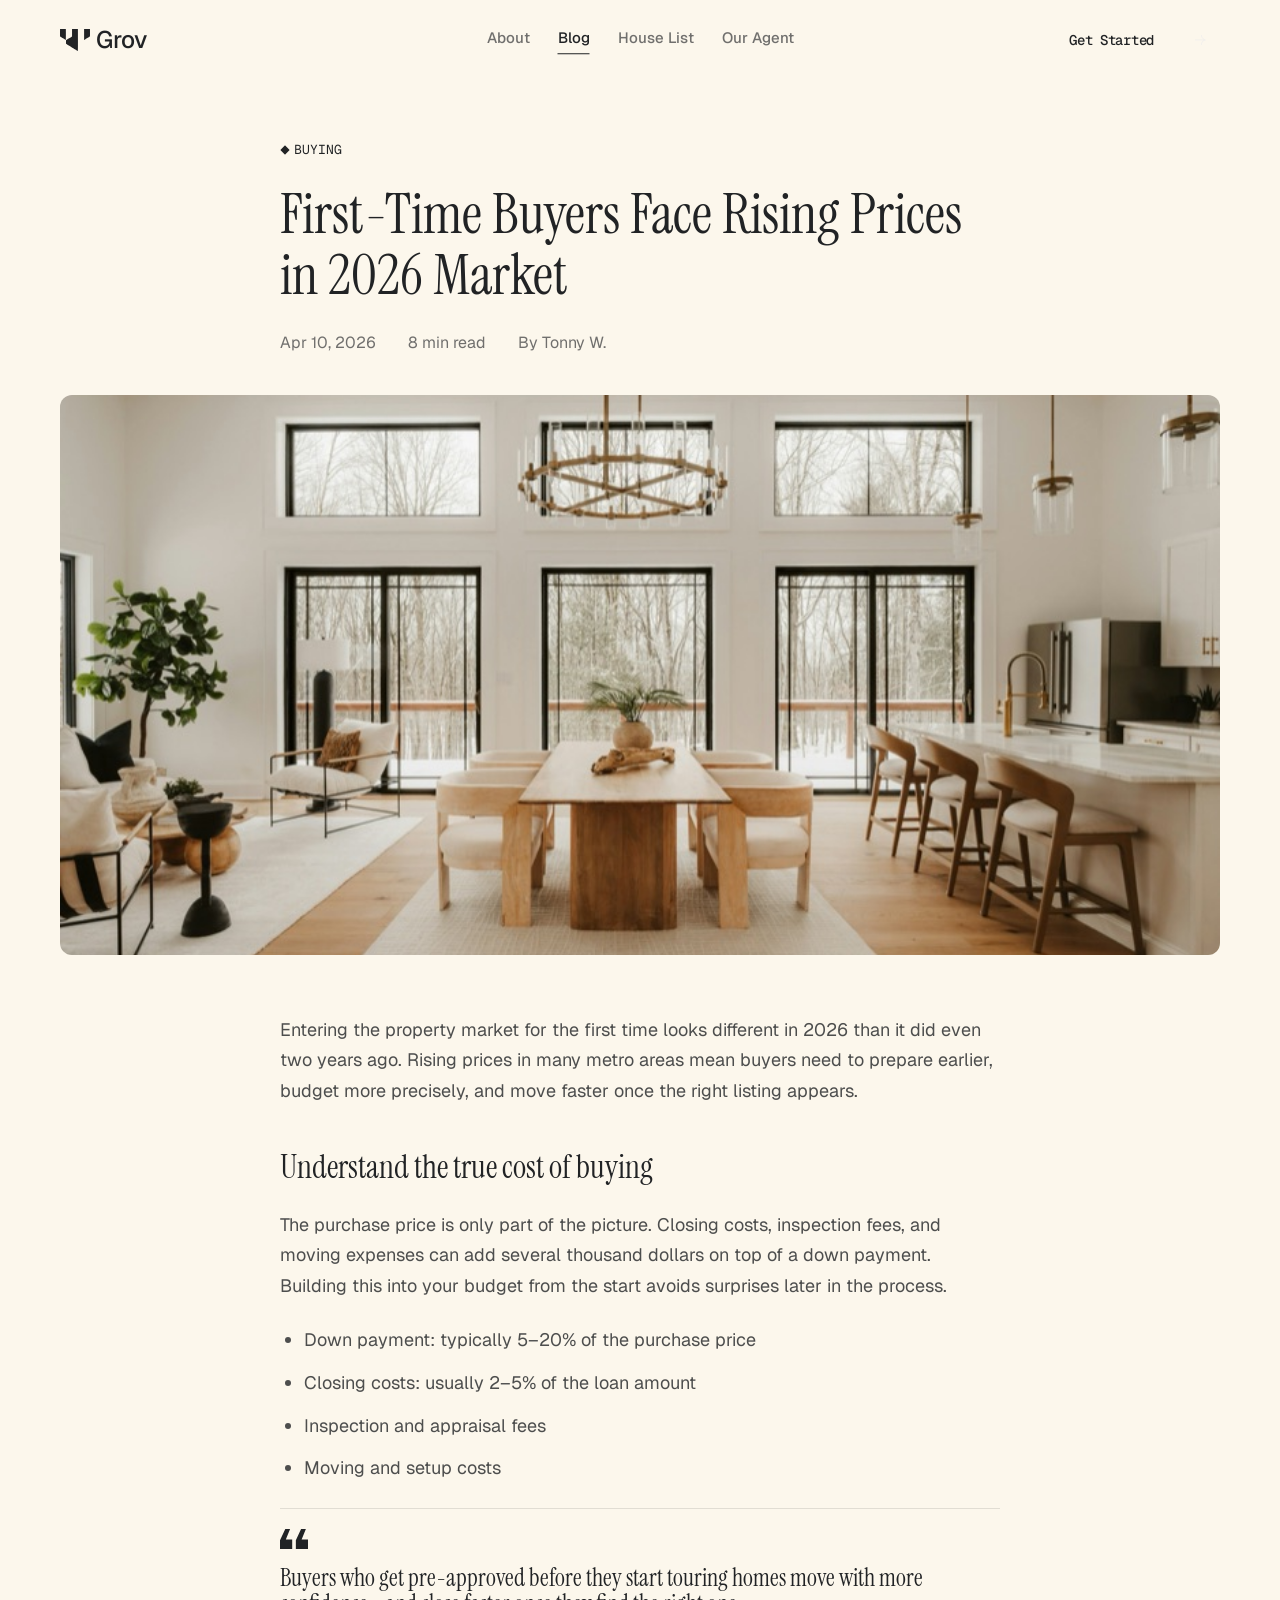
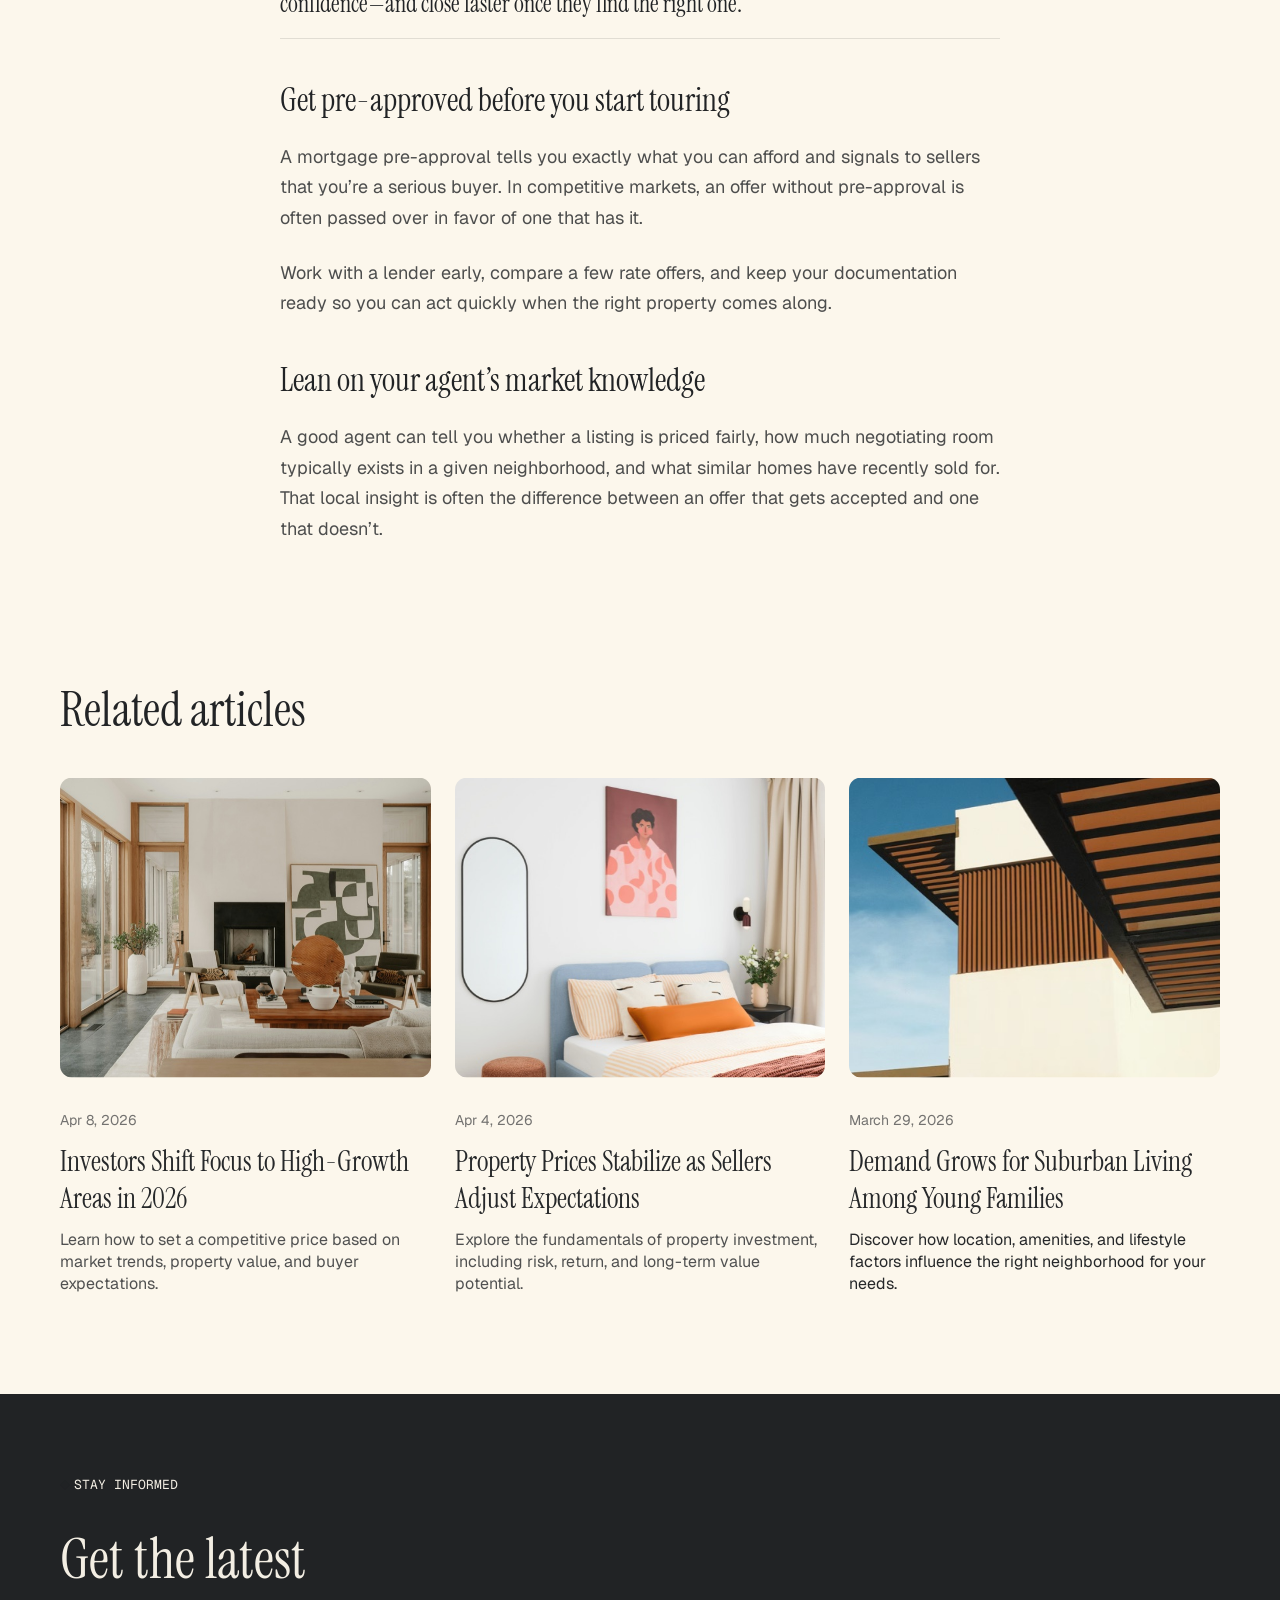
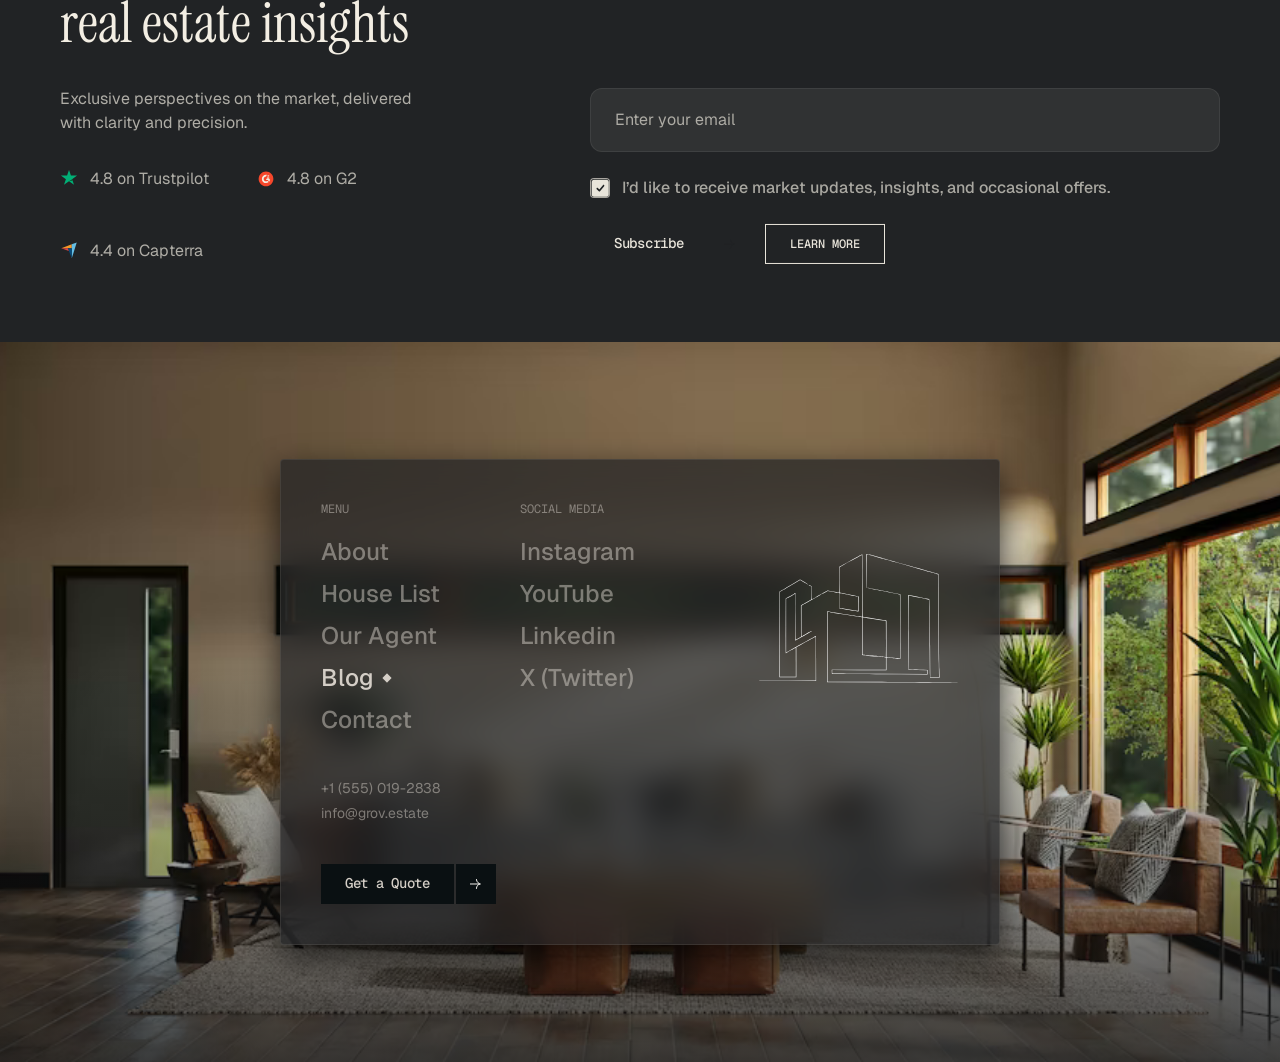
<file: blog-detail.html>
<!DOCTYPE html>
<html lang="en">
<head>
<!-- TEMPLATE NOTE: this page contains demo/placeholder content. Search this file for "CUSTOMIZE" to find every spot to update before launch. -->
<meta charset="UTF-8" />
<meta name="viewport" content="width=device-width, initial-scale=1.0" />
<!-- CUSTOMIZE: update the page title and meta description below for your brand and SEO -->
<title>First-Time Buyers Face Rising Prices in 2026 Market — Grov</title>
<meta name="description" content="Understand the key steps, costs, and decisions involved before entering the property market for the first time." />
<link rel="preconnect" href="https://fonts.googleapis.com" />
<link rel="preconnect" href="https://fonts.gstatic.com" crossorigin />
<link href="https://fonts.googleapis.com/css2?family=Instrument+Serif:ital@0;1&family=Geist:wght@400;500&family=Geist+Mono:wght@400;500&display=swap" rel="stylesheet" />
<link rel="stylesheet" href="assets/css/variables.css" />
<link rel="stylesheet" href="assets/css/style.css?v=4" />
<link rel="stylesheet" href="assets/css/module-css/blog-detail.css" />
<link rel="stylesheet" href="assets/css/module-css/blog-grid.css?v=2" />
<link rel="stylesheet" href="assets/css/module-css/newsletter.css" />
<link rel="stylesheet" href="assets/css/responsive.css?v=4" />
<!-- CUSTOMIZE: no favicon is set for this site — add e.g. <link rel="icon" href="assets/images/favicon.ico" /> here -->
</head>
<body>

<div class="page-shell">

<header class="site-header" data-nav-open="false">
  <nav class="nav container" aria-label="Primary">
    <!-- CUSTOMIZE: replace brand name "Grov" and the logo image (assets/images/icons/logo-mark.svg) with your own -->
    <a href="index.html" class="nav__logo" aria-label="Grov home">
      <img src="assets/images/icons/logo-mark.svg" alt="" class="nav__logo-mark" />
      <span class="nav__logo-text">Grov</span>
    </a>

    <div class="nav__drawer" id="primary-menu">
      <ul class="nav__menu">
        <li><a href="about.html" class="nav__item">About</a></li>
        <li><a href="blog.html" class="nav__item nav__item--active" aria-current="page">Blog</a></li>
        <li><a href="house-list.html" class="nav__item">House List</a></li>
        <li><a href="our-agent.html" class="nav__item">Our Agent</a></li>
      </ul>

      <div class="nav__actions">
        <!-- CUSTOMIZE: point this CTA to your real contact method (was a dead "#" link) -->
        <a href="mailto:hello@grov.com" class="btn btn--ink">
          <span class="btn__label">Get Started</span>
          <span class="btn__icon"><img src="assets/images/icons/icon-arrow-right.svg" alt="" /></span>
        </a>
      </div>
    </div>

    <button type="button" class="nav__toggle" aria-expanded="false" aria-controls="primary-menu" aria-label="Toggle navigation menu">
      <span class="nav__toggle-bar"></span>
      <span class="nav__toggle-bar"></span>
      <span class="nav__toggle-bar"></span>
    </button>
  </nav>
</header>

<main>

  <!--
    CUSTOMIZE: this whole page is one demo blog article ("First-Time Buyers
    Face Rising Prices in 2026 Market", author "Tonny W."). Replace the
    header, hero photo, and full article body below with real content, and
    duplicate this file per real article if you need more than one.
  -->
  <!-- Article header -->
  <section class="article-header container" data-reveal>
    <span class="eyebrow">
      <img src="assets/images/icons/icon-bullet.svg" alt="" class="eyebrow__icon" />
      BUYING
    </span>
    <h1 class="article-header__title">First-Time Buyers Face Rising Prices in 2026 Market</h1>
    <div class="article-header__meta">
      <span>Apr 10, 2026</span>
      <span class="dot dot--ink" aria-hidden="true"></span>
      <span>8 min read</span>
      <span class="dot dot--ink" aria-hidden="true"></span>
      <span>By Tonny W.</span>
    </div>
  </section>

  <!-- Article hero photo -->
  <section class="article-hero container">
    <div class="article-hero__photo">
      <img src="assets/images/blog/blog-grid-photo-1.jpg" alt="Modern kitchen and dining area with wooden accents" />
    </div>
  </section>

  <!-- Article body -->
  <section class="article-body container">
    <div class="article-body__content">
      <p>Entering the property market for the first time looks different in 2026 than it did even two years ago. Rising prices in many metro areas mean buyers need to prepare earlier, budget more precisely, and move faster once the right listing appears.</p>

      <h2>Understand the true cost of buying</h2>
      <p>The purchase price is only part of the picture. Closing costs, inspection fees, and moving expenses can add several thousand dollars on top of a down payment. Building this into your budget from the start avoids surprises later in the process.</p>
      <ul>
        <li>Down payment: typically 5&ndash;20% of the purchase price</li>
        <li>Closing costs: usually 2&ndash;5% of the loan amount</li>
        <li>Inspection and appraisal fees</li>
        <li>Moving and setup costs</li>
      </ul>

      <div class="article-pull-quote">
        <img src="assets/images/icons/icon-quote.svg" alt="" class="article-pull-quote__icon" />
        <blockquote>Buyers who get pre-approved before they start touring homes move with more confidence&mdash;and close faster once they find the right one.</blockquote>
      </div>

      <h2>Get pre-approved before you start touring</h2>
      <p>A mortgage pre-approval tells you exactly what you can afford and signals to sellers that you&rsquo;re a serious buyer. In competitive markets, an offer without pre-approval is often passed over in favor of one that has it.</p>
      <p>Work with a lender early, compare a few rate offers, and keep your documentation ready so you can act quickly when the right property comes along.</p>

      <h2>Lean on your agent&rsquo;s market knowledge</h2>
      <p>A good agent can tell you whether a listing is priced fairly, how much negotiating room typically exists in a given neighborhood, and what similar homes have recently sold for. That local insight is often the difference between an offer that gets accepted and one that doesn&rsquo;t.</p>
    </div>
  </section>

  <!-- Related articles -->
  <section class="article-related container" data-reveal>
    <h2 class="article-related__heading">Related articles</h2>
    <!-- CUSTOMIZE: the 3 related-article cards below are demo posts - replace with your real content -->
    <div class="blog-grid">
      <a href="blog-detail.html" class="blog-grid-card">
        <div class="blog-grid-card__photo">
          <img src="assets/images/blog/blog-grid-photo-2.jpg" alt="Bright living room with large glass sliding doors" />
        </div>
        <div class="blog-grid-card__content">
          <p class="blog-grid-card__date">Apr 8, 2026</p>
          <h3 class="blog-grid-card__title">Investors Shift Focus to High-Growth Areas in 2026</h3>
          <p class="blog-grid-card__desc blog-grid-card__desc--80">Learn how to set a competitive price based on market trends, property value, and buyer expectations.</p>
        </div>
      </a>

      <a href="blog-detail.html" class="blog-grid-card">
        <div class="blog-grid-card__photo">
          <img src="assets/images/blog/blog-grid-photo-3.jpg" alt="Portrait interior shot styled with abstract art" />
        </div>
        <div class="blog-grid-card__content">
          <p class="blog-grid-card__date">Apr 4, 2026</p>
          <h3 class="blog-grid-card__title">Property Prices Stabilize as Sellers Adjust Expectations</h3>
          <p class="blog-grid-card__desc blog-grid-card__desc--80">Explore the fundamentals of property investment, including risk, return, and long-term value potential.</p>
        </div>
      </a>

      <a href="blog-detail.html" class="blog-grid-card">
        <div class="blog-grid-card__photo">
          <img src="assets/images/blog/blog-grid-photo-4.jpg" alt="Angled roofline of a modern house against a clear sky" />
        </div>
        <div class="blog-grid-card__content">
          <p class="blog-grid-card__date">March 29, 2026</p>
          <h3 class="blog-grid-card__title">Demand Grows for Suburban Living Among Young Families</h3>
          <p class="blog-grid-card__desc">Discover how location, amenities, and lifestyle factors influence the right neighborhood for your needs.</p>
        </div>
      </a>
    </div>
  </section>

  <!-- Newsletter -->
  <section class="newsletter" data-reveal>
    <div class="newsletter__intro">
      <span class="eyebrow">
        <img src="assets/images/icons/icon-bullet.svg" alt="" class="eyebrow__icon" />
        STAY INFORMED
      </span>
      <h2 class="newsletter__heading">Get the latest <br />real estate insights</h2>
      <p class="newsletter__desc">Exclusive perspectives on the market, delivered with clarity and precision.</p>

      <!-- CUSTOMIZE (required before launch): these ratings (Trustpilot/G2/Capterra) are fabricated placeholder numbers for B2B software review sites, which do not fit a real estate business; replace with real testimonials/ratings you can verify, or remove this list -->
      <ul class="newsletter__ratings">
        <li><img src="assets/images/icons/icon-trustpilot.svg" alt="" /> 4.8 on Trustpilot</li>
        <li><img src="assets/images/icons/icon-g2.svg" alt="" /> 4.8 on G2</li>
        <li><img src="assets/images/icons/icon-capterra.svg" alt="" /> 4.4 on Capterra</li>
      </ul>
    </div>

    <!-- CUSTOMIZE: this form has no action/endpoint wired up; connect it to your email service (Mailchimp, ConvertKit, etc.) or a backend endpoint before launch -->
    <form class="newsletter__form" novalidate>
      <label class="visually-hidden" for="newsletter-email">Email address</label>
      <input type="email" id="newsletter-email" name="email" class="newsletter__input" placeholder="Enter your email" required />

      <label class="newsletter__agreement">
        <input type="checkbox" class="newsletter__checkbox" checked />
        I&rsquo;d like to receive market updates, insights, and occasional offers.
      </label>

      <div class="newsletter__buttons">
        <button type="submit" class="btn btn--cream btn--upper">
          <span class="btn__label">Subscribe</span>
          <span class="btn__icon"><img src="assets/images/icons/icon-arrow-right-light.svg" alt="" /></span>
        </button>
        <!-- CUSTOMIZE: dead "#" link - point this at a real learn-more page, or remove -->
        <a href="#" class="newsletter__learn-more">LEARN MORE</a>
      </div>
    </form>
  </section>

</main>

<footer class="site-footer">
  <img src="assets/images/footer/footer-bg.png" alt="Living room interior with large windows opening to a green garden" class="site-footer__bg" />
  <div class="site-footer__overlay"></div>

  <div class="footer-card">
    <div class="footer-card__top">
      <div>
        <p class="footer-card__col-label">MENU</p>
        <nav class="footer-card__menu" aria-label="Footer">
          <a href="about.html" class="footer-card__link">About</a>
          <a href="house-list.html" class="footer-card__link">House List</a>
          <a href="our-agent.html" class="footer-card__link">Our Agent</a>
          <a href="blog.html" class="footer-card__link footer-card__link--active">Blog <img src="assets/images/icons/icon-dropdown-active.svg" alt="" /></a>
          <!-- CUSTOMIZE: replace mailto:hello@grov.com everywhere on this site with your real contact email -->
          <a href="mailto:hello@grov.com" class="footer-card__link">Contact</a>
        </nav>
      </div>
      <div>
        <!-- CUSTOMIZE: these social links are placeholder bare-domain URLs (instagram.com/, youtube.com/, etc.) — replace with your real profile URLs -->
        <p class="footer-card__col-label">SOCIAL MEDIA</p>
        <nav class="footer-card__menu" aria-label="Social media">
          <a href="https://instagram.com/" class="footer-card__link" target="_blank" rel="noopener">Instagram</a>
          <a href="https://youtube.com/" class="footer-card__link" target="_blank" rel="noopener">YouTube</a>
          <a href="https://linkedin.com/" class="footer-card__link" target="_blank" rel="noopener">Linkedin</a>
          <a href="https://x.com/" class="footer-card__link" target="_blank" rel="noopener">X (Twitter)</a>
        </nav>
      </div>
      <div class="footer-card__illustration">
        <img src="assets/images/icons/illustration-building.svg" alt="" />
      </div>
    </div>

    <!-- CUSTOMIZE: replace with your real phone number and a real contact email (currently placeholder demo values) -->
    <div class="footer-card__contact">
      <div class="footer-card__contact-group">
        <a href="tel:+15550192838">+1 (555) 019-2838</a>
        <a href="mailto:info@grov.estate">info@grov.estate</a>
      </div>
    </div>

    <a href="mailto:hello@grov.com" class="btn btn--dark">
      <span class="btn__label">Get a Quote</span>
      <span class="btn__icon"><img src="assets/images/icons/icon-arrow-right.svg" alt="" /></span>
    </a>
  </div>
</footer>

</div>

<script src="assets/js/vendor/gsap.min.js"></script>
<script src="assets/js/main.js?v=4"></script>
</body>
</html>
</file>
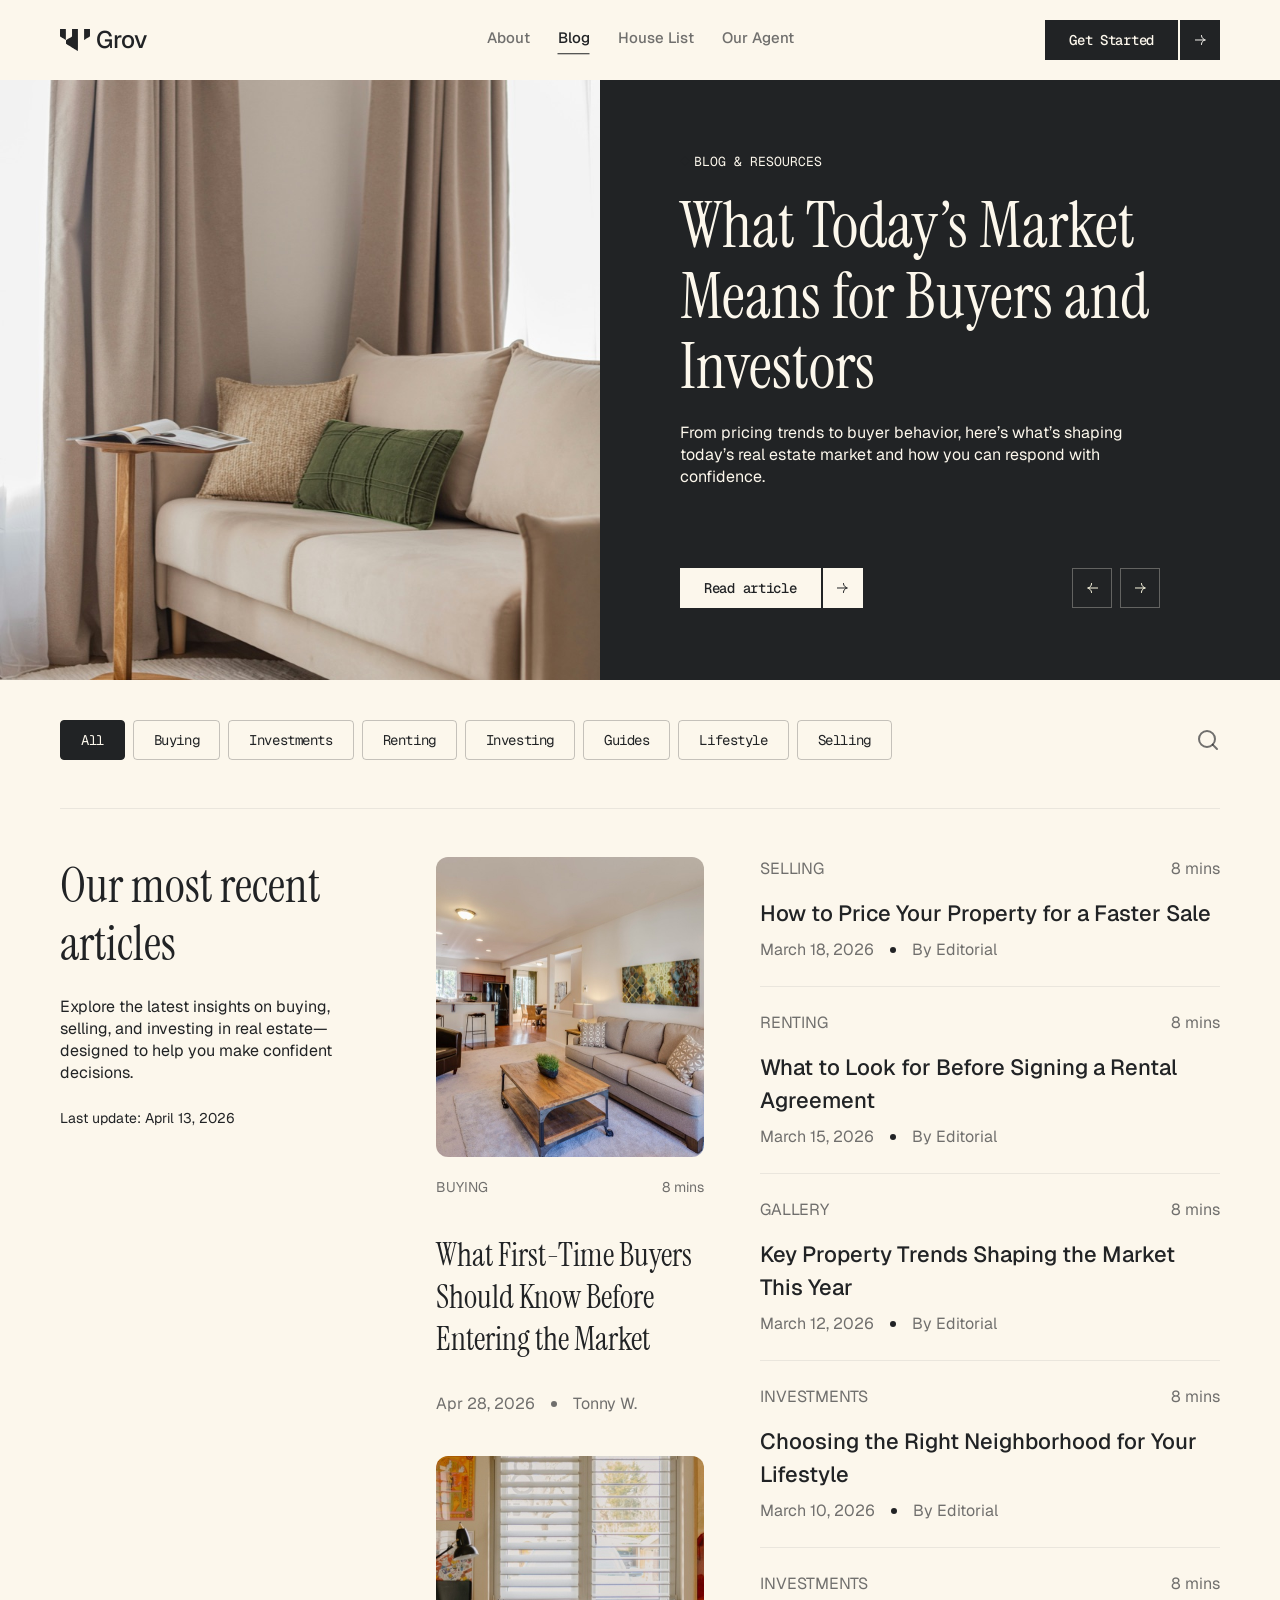
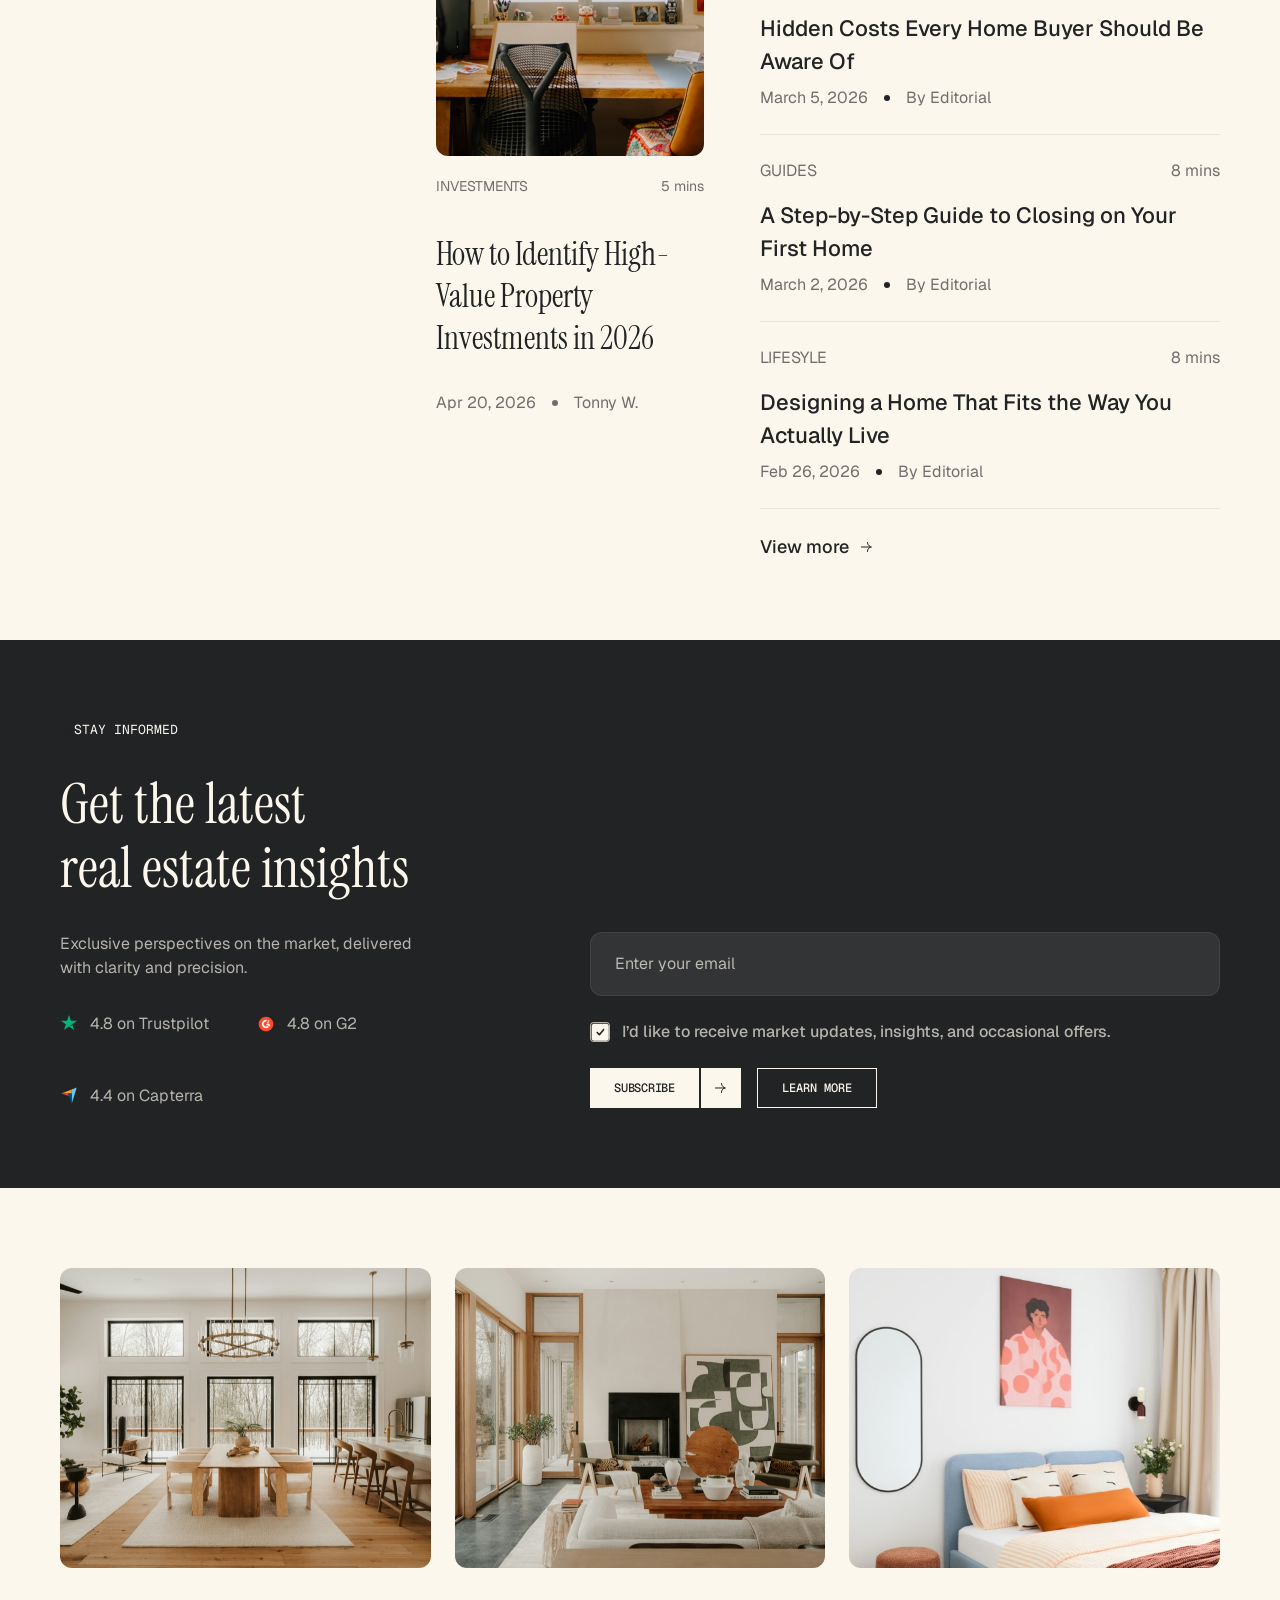
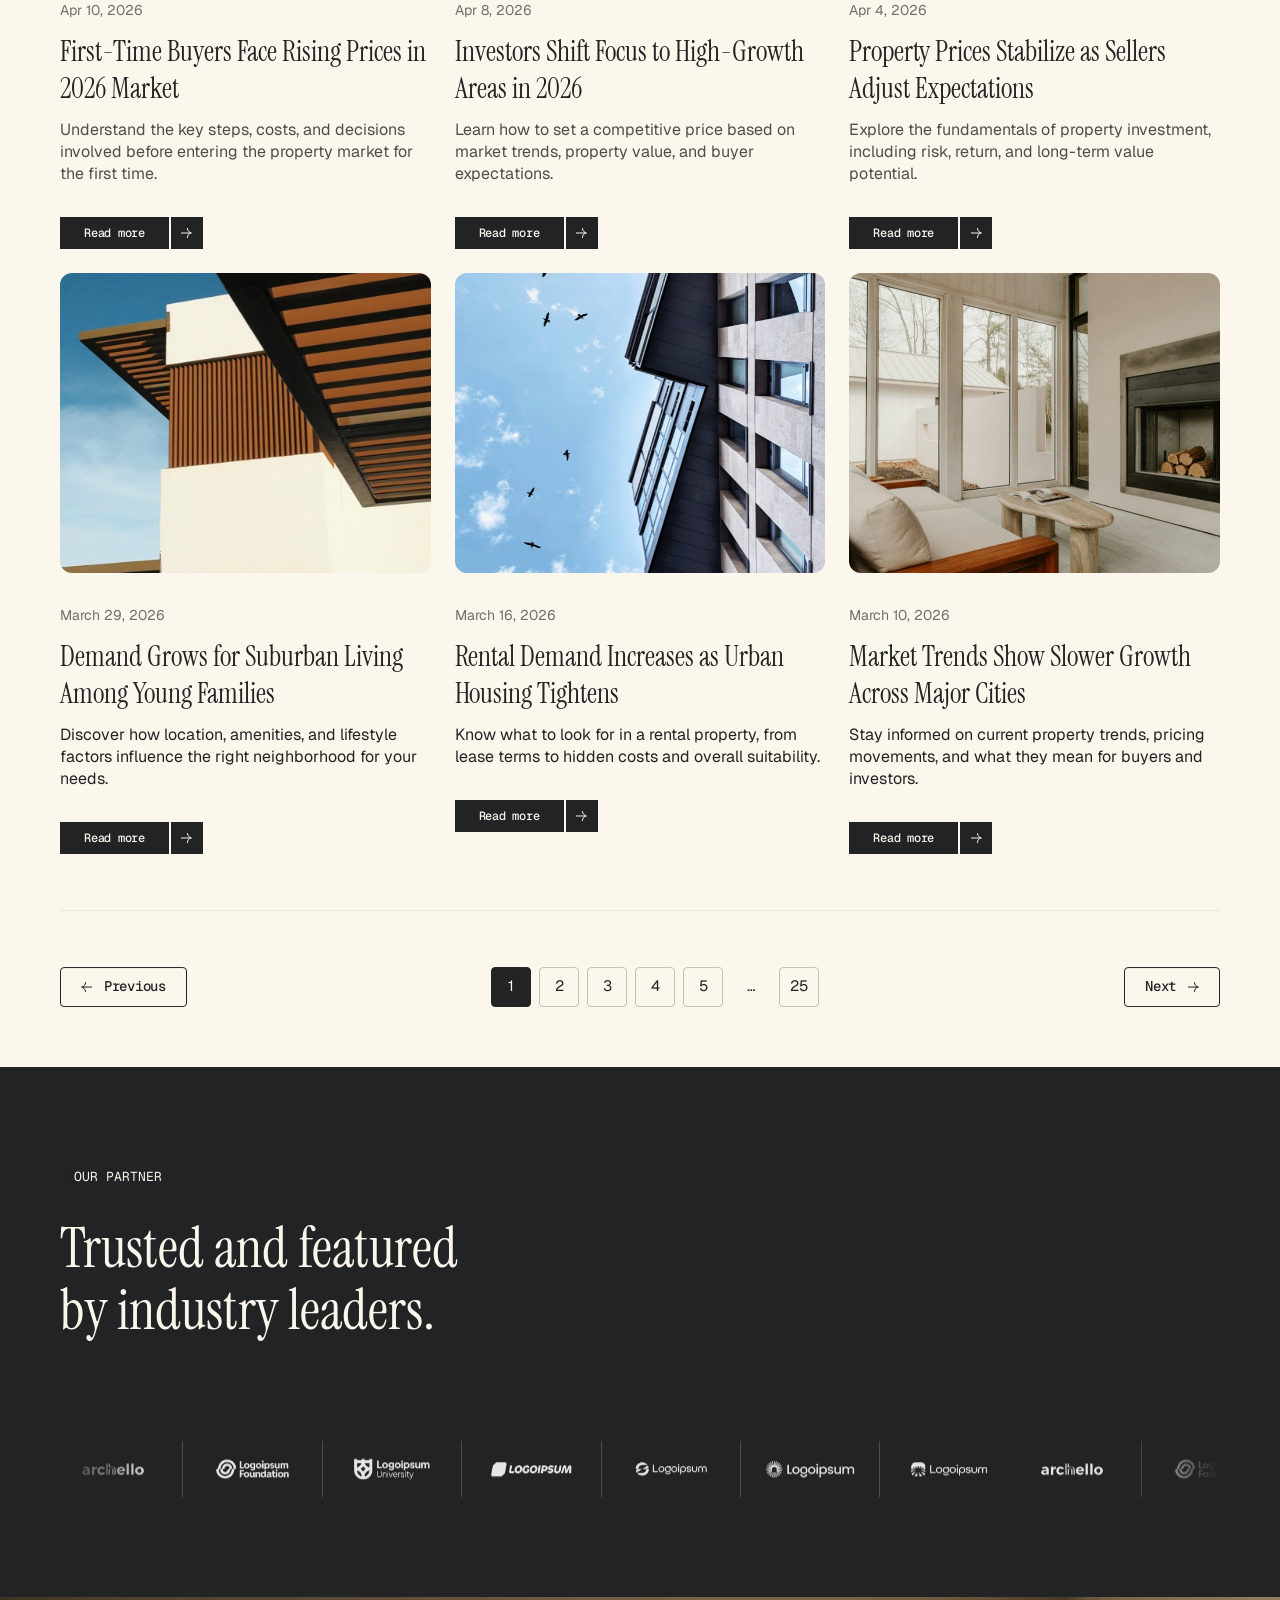
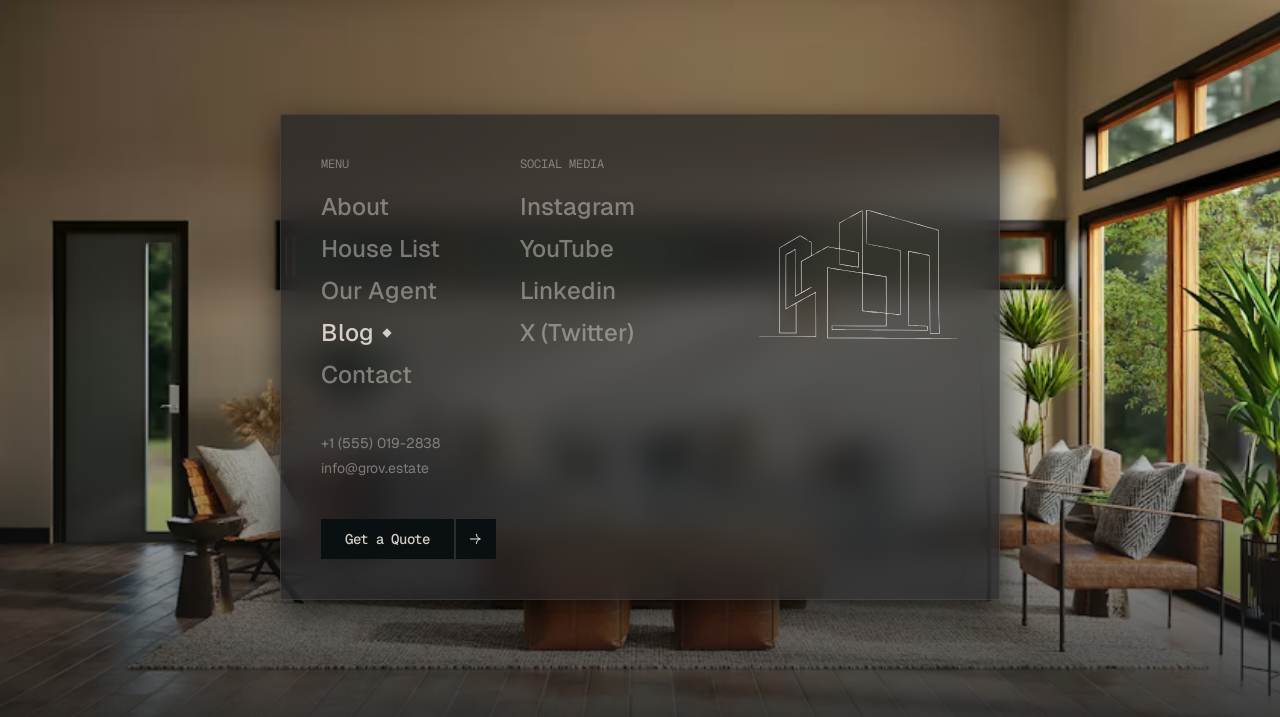
<file: blog.html>
<!DOCTYPE html>
<html lang="en">
<head>
<!-- TEMPLATE NOTE: this page contains demo/placeholder content. Search this file for "CUSTOMIZE" to find every spot to update before launch. -->
<meta charset="UTF-8" />
<meta name="viewport" content="width=device-width, initial-scale=1.0" />
<!-- CUSTOMIZE: update the page title and meta description below for your brand and SEO -->
<title>Blog &amp; Resources — Grov</title>
<meta name="description" content="From pricing trends to buyer behavior, here's what's shaping today's real estate market and how you can respond with confidence." />
<link rel="preconnect" href="https://fonts.googleapis.com" />
<link rel="preconnect" href="https://fonts.gstatic.com" crossorigin />
<link href="https://fonts.googleapis.com/css2?family=Instrument+Serif:ital@0;1&family=Geist:wght@400;500&family=Geist+Mono:wght@400;500&display=swap" rel="stylesheet" />
<link rel="stylesheet" href="assets/css/variables.css" />
<link rel="stylesheet" href="assets/css/style.css?v=4" />
<link rel="stylesheet" href="assets/css/module-css/blog-hero.css?v=2" />
<link rel="stylesheet" href="assets/css/module-css/blog-filters.css?v=2" />
<link rel="stylesheet" href="assets/css/module-css/newsletter.css" />
<link rel="stylesheet" href="assets/css/module-css/blog-grid.css?v=2" />
<link rel="stylesheet" href="assets/css/module-css/partners.css?v=2" />
<link rel="stylesheet" href="assets/css/responsive.css?v=4" />
<!-- CUSTOMIZE: no favicon is set for this site — add e.g. <link rel="icon" href="assets/images/favicon.ico" /> here -->
</head>
<body>

<div class="page-shell">

<header class="site-header" data-nav-open="false">
  <nav class="nav container" aria-label="Primary">
    <!-- CUSTOMIZE: replace brand name "Grov" and the logo image (assets/images/icons/logo-mark.svg) with your own -->
    <a href="index.html" class="nav__logo" aria-label="Grov home">
      <img src="assets/images/icons/logo-mark.svg" alt="" class="nav__logo-mark" />
      <span class="nav__logo-text">Grov</span>
    </a>

    <div class="nav__drawer" id="primary-menu">
      <ul class="nav__menu">
        <li><a href="about.html" class="nav__item">About</a></li>
        <li><a href="blog.html" class="nav__item nav__item--active" aria-current="page">Blog</a></li>
        <li><a href="house-list.html" class="nav__item">House List</a></li>
        <li><a href="our-agent.html" class="nav__item">Our Agent</a></li>
      </ul>

      <div class="nav__actions">
        <!-- CUSTOMIZE: point this CTA to your real contact method (was a dead "#" link) -->
        <a href="mailto:hello@grov.com" class="btn btn--ink">
          <span class="btn__label">Get Started</span>
          <span class="btn__icon"><img src="assets/images/icons/icon-arrow-right.svg" alt="" /></span>
        </a>
      </div>
    </div>

    <button type="button" class="nav__toggle" aria-expanded="false" aria-controls="primary-menu" aria-label="Toggle navigation menu">
      <span class="nav__toggle-bar"></span>
      <span class="nav__toggle-bar"></span>
      <span class="nav__toggle-bar"></span>
    </button>
  </nav>
</header>

<main>

  <!-- Blog Hero (slideshow) -->
  <!-- CUSTOMIZE: all 3 slides below are demo content (2 are explicitly labeled "Placeholder Headline") - replace with your real featured articles -->
  <section class="blog-hero" aria-roledescription="carousel" aria-label="Featured articles">
    <div class="blog-hero__track">

      <article class="blog-hero__slide" data-active="true">
        <div class="blog-hero__photo">
          <img src="assets/images/blog/blog-hero-photo.jpg" alt="Living room styled with a neutral sofa, wooden side table, and warm accent pillows" />
        </div>
        <div class="blog-hero__panel">
          <div class="blog-hero__content">
            <span class="eyebrow">
              <img src="assets/images/icons/icon-bullet.svg" alt="" class="eyebrow__icon" />
              BLOG &amp; RESOURCES
            </span>
            <h1 class="blog-hero__title">What Today&rsquo;s Market Means for Buyers and Investors</h1>
            <p class="blog-hero__desc">From pricing trends to buyer behavior, here&rsquo;s what&rsquo;s shaping today&rsquo;s real estate market and how you can respond with confidence.</p>
          </div>

          <div class="blog-hero__actions">
            <a href="blog-detail.html" class="btn btn--cream">
              <span class="btn__label">Read article</span>
              <span class="btn__icon"><img src="assets/images/icons/icon-arrow-right-light.svg" alt="" /></span>
            </a>
            <div class="blog-hero__arrows">
              <button type="button" class="btn--outline btn--outline--light blog-hero__prev" aria-label="Previous article">
                <img src="assets/images/icons/icon-arrow-prev-next.svg" alt="" />
              </button>
              <button type="button" class="btn--outline btn--outline--light blog-hero__next" aria-label="Next article">
                <img src="assets/images/icons/icon-arrow-prev-next.svg" alt="" />
              </button>
            </div>
          </div>
        </div>
      </article>

      <article class="blog-hero__slide" data-active="false">
        <div class="blog-hero__photo">
          <img src="assets/images/blog/blog-grid-photo-2.jpg" alt="Bright living room with large glass sliding doors" />
        </div>
        <div class="blog-hero__panel">
          <div class="blog-hero__content">
            <span class="eyebrow">
              <img src="assets/images/icons/icon-bullet.svg" alt="" class="eyebrow__icon" />
              BLOG &amp; RESOURCES
            </span>
            <h1 class="blog-hero__title">Placeholder Headline for a Second Featured Article</h1>
            <p class="blog-hero__desc">Placeholder summary copy for the second slide&mdash;swap in a real excerpt when this article is ready to publish.</p>
          </div>

          <div class="blog-hero__actions">
            <a href="blog-detail.html" class="btn btn--cream">
              <span class="btn__label">Read article</span>
              <span class="btn__icon"><img src="assets/images/icons/icon-arrow-right-light.svg" alt="" /></span>
            </a>
            <div class="blog-hero__arrows">
              <button type="button" class="btn--outline btn--outline--light blog-hero__prev" aria-label="Previous article">
                <img src="assets/images/icons/icon-arrow-prev-next.svg" alt="" />
              </button>
              <button type="button" class="btn--outline btn--outline--light blog-hero__next" aria-label="Next article">
                <img src="assets/images/icons/icon-arrow-prev-next.svg" alt="" />
              </button>
            </div>
          </div>
        </div>
      </article>

      <article class="blog-hero__slide" data-active="false">
        <div class="blog-hero__photo">
          <img src="assets/images/blog/blog-grid-photo-5.jpg" alt="Modern house exterior with large glass windows at dusk" />
        </div>
        <div class="blog-hero__panel">
          <div class="blog-hero__content">
            <span class="eyebrow">
              <img src="assets/images/icons/icon-bullet.svg" alt="" class="eyebrow__icon" />
              BLOG &amp; RESOURCES
            </span>
            <h1 class="blog-hero__title">Placeholder Headline for a Third Featured Article</h1>
            <p class="blog-hero__desc">Placeholder summary copy for the third slide&mdash;swap in a real excerpt when this article is ready to publish.</p>
          </div>

          <div class="blog-hero__actions">
            <a href="blog-detail.html" class="btn btn--cream">
              <span class="btn__label">Read article</span>
              <span class="btn__icon"><img src="assets/images/icons/icon-arrow-right-light.svg" alt="" /></span>
            </a>
            <div class="blog-hero__arrows">
              <button type="button" class="btn--outline btn--outline--light blog-hero__prev" aria-label="Previous article">
                <img src="assets/images/icons/icon-arrow-prev-next.svg" alt="" />
              </button>
              <button type="button" class="btn--outline btn--outline--light blog-hero__next" aria-label="Next article">
                <img src="assets/images/icons/icon-arrow-prev-next.svg" alt="" />
              </button>
            </div>
          </div>
        </div>
      </article>

    </div>
  </section>

  <!-- Article filters + most recent articles -->
  <section class="blog-articles container" data-reveal>
    <div class="blog-articles__filters">
      <!-- CUSTOMIZE: these are demo category names ("Investments"/"Investing" is a near-duplicate) - rename to match your real content categories -->
      <div class="filter-pills" role="tablist" aria-label="Filter articles by category">
        <button type="button" class="filter-pill filter-pill--active" role="tab" aria-selected="true">All</button>
        <button type="button" class="filter-pill" role="tab" aria-selected="false">Buying</button>
        <button type="button" class="filter-pill" role="tab" aria-selected="false">Investments</button>
        <button type="button" class="filter-pill" role="tab" aria-selected="false">Renting</button>
        <button type="button" class="filter-pill" role="tab" aria-selected="false">Investing</button>
        <button type="button" class="filter-pill" role="tab" aria-selected="false">Guides</button>
        <button type="button" class="filter-pill" role="tab" aria-selected="false">Lifestyle</button>
        <button type="button" class="filter-pill" role="tab" aria-selected="false">Selling</button>
      </div>
      <button type="button" class="blog-articles__search" aria-label="Search articles">
        <img src="assets/images/icons/icon-search.svg" alt="" />
      </button>
    </div>

    <hr class="divider" />

    <div class="blog-articles__row">
      <div class="blog-articles__intro">
        <h2 class="blog-articles__heading">Our most recent <br />articles</h2>
        <p class="blog-articles__desc">Explore the latest insights on buying, selling, and investing in real estate&mdash;designed to help you make confident decisions.</p>
        <!-- CUSTOMIZE: this date is static demo text, not dynamic - update it manually or wire it to your CMS/publish date -->
        <p class="blog-articles__updated">Last update: April 13, 2026</p>
      </div>

      <!-- CUSTOMIZE: both featured articles below are demo posts (author "Tonny W." is a fictional placeholder byline reused across this file) - replace with your real content/authors -->
      <div class="blog-articles__featured">
        <a href="blog-detail.html" class="featured-article">
          <div class="featured-article__photo">
            <img src="assets/images/blog/blog-article-photo-1.jpg" alt="Living room with fireplace, wood beams, and large windows" />
          </div>
          <div class="featured-article__meta-top">
            <span>BUYING</span>
            <span>8 mins</span>
          </div>
          <h3 class="featured-article__title">What First-Time Buyers Should Know Before Entering the Market</h3>
          <div class="featured-article__meta-bottom">
            <span>Apr 28, 2026</span>
            <span class="dot" aria-hidden="true"></span>
            <span>Tonny W.</span>
          </div>
        </a>

        <a href="blog-detail.html" class="featured-article">
          <div class="featured-article__photo">
            <img src="assets/images/blog/blog-article-photo-2.jpg" alt="Home office nook styled with a wooden desk and warm lighting" />
          </div>
          <div class="featured-article__meta-top">
            <span>INVESTMENTS</span>
            <span>5 mins</span>
          </div>
          <h3 class="featured-article__title">How to Identify High-Value Property Investments in 2026</h3>
          <div class="featured-article__meta-bottom">
            <span>Apr 20, 2026</span>
            <span class="dot" aria-hidden="true"></span>
            <span>Tonny W.</span>
          </div>
        </a>
      </div>

      <!-- CUSTOMIZE: the 7 article rows below are demo posts (all "By Editorial", all linking to the same blog-detail.html) - replace with your real articles -->
      <div class="blog-articles__list">
        <a href="blog-detail.html" class="article-row-item">
          <div class="article-row-item__meta-top">
            <span>SELLING</span>
            <span>8 mins</span>
          </div>
          <div class="article-row-item__bottom">
            <p class="article-row-item__title">How to Price Your Property for a Faster Sale</p>
            <div class="article-row-item__meta-bottom">
              <span>March 18, 2026</span>
              <span class="dot dot--ink" aria-hidden="true"></span>
              <span>By Editorial</span>
            </div>
          </div>
        </a>

        <hr class="divider divider--list" />

        <a href="blog-detail.html" class="article-row-item">
          <div class="article-row-item__meta-top">
            <span>RENTING</span>
            <span>8 mins</span>
          </div>
          <div class="article-row-item__bottom">
            <p class="article-row-item__title">What to Look for Before Signing a Rental Agreement</p>
            <div class="article-row-item__meta-bottom">
              <span>March 15, 2026</span>
              <span class="dot dot--ink" aria-hidden="true"></span>
              <span>By Editorial</span>
            </div>
          </div>
        </a>

        <hr class="divider divider--list" />

        <a href="blog-detail.html" class="article-row-item">
          <div class="article-row-item__meta-top">
            <span>GALLERY</span>
            <span>8 mins</span>
          </div>
          <div class="article-row-item__bottom">
            <p class="article-row-item__title">Key Property Trends Shaping the Market This Year</p>
            <div class="article-row-item__meta-bottom">
              <span>March 12, 2026</span>
              <span class="dot dot--ink" aria-hidden="true"></span>
              <span>By Editorial</span>
            </div>
          </div>
        </a>

        <hr class="divider divider--list" />

        <a href="blog-detail.html" class="article-row-item">
          <div class="article-row-item__meta-top">
            <span>INVESTMENTS</span>
            <span>8 mins</span>
          </div>
          <div class="article-row-item__bottom">
            <p class="article-row-item__title">Choosing the Right Neighborhood for Your Lifestyle</p>
            <div class="article-row-item__meta-bottom">
              <span>March 10, 2026</span>
              <span class="dot dot--ink" aria-hidden="true"></span>
              <span>By Editorial</span>
            </div>
          </div>
        </a>

        <hr class="divider divider--list" />

        <a href="blog-detail.html" class="article-row-item">
          <div class="article-row-item__meta-top">
            <span>INVESTMENTS</span>
            <span>8 mins</span>
          </div>
          <div class="article-row-item__bottom">
            <p class="article-row-item__title">Hidden Costs Every Home Buyer Should Be Aware Of</p>
            <div class="article-row-item__meta-bottom">
              <span>March 5, 2026</span>
              <span class="dot dot--ink" aria-hidden="true"></span>
              <span>By Editorial</span>
            </div>
          </div>
        </a>

        <hr class="divider divider--list" />

        <a href="blog-detail.html" class="article-row-item">
          <div class="article-row-item__meta-top">
            <span>GUIDES</span>
            <span>8 mins</span>
          </div>
          <div class="article-row-item__bottom">
            <p class="article-row-item__title">A Step-by-Step Guide to Closing on Your First Home</p>
            <div class="article-row-item__meta-bottom">
              <span>March 2, 2026</span>
              <span class="dot dot--ink" aria-hidden="true"></span>
              <span>By Editorial</span>
            </div>
          </div>
        </a>

        <hr class="divider divider--list" />

        <a href="blog-detail.html" class="article-row-item">
          <div class="article-row-item__meta-top">
            <span>LIFESYLE</span>
            <span>8 mins</span>
          </div>
          <div class="article-row-item__bottom">
            <p class="article-row-item__title">Designing a Home That Fits the Way You Actually Live</p>
            <div class="article-row-item__meta-bottom">
              <span>Feb 26, 2026</span>
              <span class="dot dot--ink" aria-hidden="true"></span>
              <span>By Editorial</span>
            </div>
          </div>
        </a>

        <hr class="divider divider--list" />

        <!-- CUSTOMIZE: dead "#" link - point this at more articles (or remove if not needed) -->
        <a href="#" class="view-more-link">
          View more
          <img src="assets/images/icons/icon-arrow-right-light.svg" alt="" />
        </a>
      </div>
    </div>
  </section>

  <!-- Newsletter -->
  <section class="newsletter" data-reveal>
    <div class="newsletter__intro">
      <span class="eyebrow">
        <img src="assets/images/icons/icon-bullet.svg" alt="" class="eyebrow__icon" />
        STAY INFORMED
      </span>
      <h2 class="newsletter__heading">Get the latest <br />real estate insights</h2>
      <p class="newsletter__desc">Exclusive perspectives on the market, delivered with clarity and precision.</p>

      <!-- CUSTOMIZE (required before launch): these ratings (Trustpilot/G2/Capterra) are fabricated placeholder numbers for B2B software review sites, which do not fit a real estate business; replace with real testimonials/ratings you can verify, or remove this list -->
      <ul class="newsletter__ratings">
        <li><img src="assets/images/icons/icon-trustpilot.svg" alt="" /> 4.8 on Trustpilot</li>
        <li><img src="assets/images/icons/icon-g2.svg" alt="" /> 4.8 on G2</li>
        <li><img src="assets/images/icons/icon-capterra.svg" alt="" /> 4.4 on Capterra</li>
      </ul>
    </div>

    <!-- CUSTOMIZE: this form has no action/endpoint wired up; connect it to your email service (Mailchimp, ConvertKit, etc.) or a backend endpoint before launch -->
    <form class="newsletter__form" novalidate>
      <label class="visually-hidden" for="newsletter-email">Email address</label>
      <input type="email" id="newsletter-email" name="email" class="newsletter__input" placeholder="Enter your email" required />

      <label class="newsletter__agreement">
        <input type="checkbox" class="newsletter__checkbox" checked />
        I&rsquo;d like to receive market updates, insights, and occasional offers.
      </label>

      <div class="newsletter__buttons">
        <button type="submit" class="btn btn--cream btn--upper">
          <span class="btn__label">Subscribe</span>
          <span class="btn__icon"><img src="assets/images/icons/icon-arrow-right-light.svg" alt="" /></span>
        </button>
        <!-- CUSTOMIZE: dead "#" link - point this at a real learn-more page, or remove -->
        <a href="#" class="newsletter__learn-more">LEARN MORE</a>
      </div>
    </form>
  </section>

  <!-- Blog grid + pagination -->
  <!-- CUSTOMIZE: all 6 cards below are demo posts - replace with your real articles -->
  <section class="blog-grid-section container" data-reveal>
    <div class="blog-grid">
      <article class="blog-grid-card">
        <div class="blog-grid-card__photo">
          <img src="assets/images/blog/blog-grid-photo-1.jpg" alt="Modern kitchen and dining area with wooden accents" />
        </div>
        <div class="blog-grid-card__content">
          <p class="blog-grid-card__date">Apr 10, 2026</p>
          <h3 class="blog-grid-card__title">First-Time Buyers Face Rising Prices in 2026 Market</h3>
          <p class="blog-grid-card__desc blog-grid-card__desc--80">Understand the key steps, costs, and decisions involved before entering the property market for the first time.</p>
          <a href="blog-detail.html" class="btn btn--ink btn--sm">
            <span class="btn__label">Read more</span>
            <span class="btn__icon"><img src="assets/images/icons/icon-arrow-right.svg" alt="" /></span>
          </a>
        </div>
      </article>

      <article class="blog-grid-card">
        <div class="blog-grid-card__photo">
          <img src="assets/images/blog/blog-grid-photo-2.jpg" alt="Bright living room with large glass sliding doors" />
        </div>
        <div class="blog-grid-card__content">
          <p class="blog-grid-card__date">Apr 8, 2026</p>
          <h3 class="blog-grid-card__title">Investors Shift Focus to High-Growth Areas in 2026</h3>
          <p class="blog-grid-card__desc blog-grid-card__desc--80">Learn how to set a competitive price based on market trends, property value, and buyer expectations.</p>
          <a href="blog-detail.html" class="btn btn--ink btn--sm">
            <span class="btn__label">Read more</span>
            <span class="btn__icon"><img src="assets/images/icons/icon-arrow-right.svg" alt="" /></span>
          </a>
        </div>
      </article>

      <article class="blog-grid-card">
        <div class="blog-grid-card__photo">
          <img src="assets/images/blog/blog-grid-photo-3.jpg" alt="Portrait interior shot styled with abstract art" />
        </div>
        <div class="blog-grid-card__content">
          <p class="blog-grid-card__date">Apr 4, 2026</p>
          <h3 class="blog-grid-card__title">Property Prices Stabilize as Sellers Adjust Expectations</h3>
          <p class="blog-grid-card__desc blog-grid-card__desc--80">Explore the fundamentals of property investment, including risk, return, and long-term value potential.</p>
          <a href="blog-detail.html" class="btn btn--ink btn--sm">
            <span class="btn__label">Read more</span>
            <span class="btn__icon"><img src="assets/images/icons/icon-arrow-right.svg" alt="" /></span>
          </a>
        </div>
      </article>

      <article class="blog-grid-card">
        <div class="blog-grid-card__photo">
          <img src="assets/images/blog/blog-grid-photo-4.jpg" alt="Angled roofline of a modern house against a clear sky" />
        </div>
        <div class="blog-grid-card__content">
          <p class="blog-grid-card__date">March 29, 2026</p>
          <h3 class="blog-grid-card__title">Demand Grows for Suburban Living Among Young Families</h3>
          <p class="blog-grid-card__desc">Discover how location, amenities, and lifestyle factors influence the right neighborhood for your needs.</p>
          <a href="blog-detail.html" class="btn btn--ink btn--sm">
            <span class="btn__label">Read more</span>
            <span class="btn__icon"><img src="assets/images/icons/icon-arrow-right.svg" alt="" /></span>
          </a>
        </div>
      </article>

      <article class="blog-grid-card">
        <div class="blog-grid-card__photo">
          <img src="assets/images/blog/blog-grid-photo-5.jpg" alt="Modern house exterior with large glass windows at dusk" />
        </div>
        <div class="blog-grid-card__content">
          <p class="blog-grid-card__date">March 16, 2026</p>
          <h3 class="blog-grid-card__title">Rental Demand Increases as Urban Housing Tightens</h3>
          <p class="blog-grid-card__desc">Know what to look for in a rental property, from lease terms to hidden costs and overall suitability.</p>
          <a href="blog-detail.html" class="btn btn--ink btn--sm">
            <span class="btn__label">Read more</span>
            <span class="btn__icon"><img src="assets/images/icons/icon-arrow-right.svg" alt="" /></span>
          </a>
        </div>
      </article>

      <article class="blog-grid-card">
        <div class="blog-grid-card__photo">
          <img src="assets/images/blog/blog-grid-photo-6.jpg" alt="Cozy living room with a lit fireplace and neutral furnishings" />
        </div>
        <div class="blog-grid-card__content">
          <p class="blog-grid-card__date">March 10, 2026</p>
          <h3 class="blog-grid-card__title">Market Trends Show Slower Growth Across Major Cities</h3>
          <p class="blog-grid-card__desc">Stay informed on current property trends, pricing movements, and what they mean for buyers and investors.</p>
          <a href="blog-detail.html" class="btn btn--ink btn--sm">
            <span class="btn__label">Read more</span>
            <span class="btn__icon"><img src="assets/images/icons/icon-arrow-right.svg" alt="" /></span>
          </a>
        </div>
      </article>
    </div>

    <hr class="divider" />

    <!-- CUSTOMIZE: this pagination is decorative demo markup - every link points back to this same page. Wire up real pagination (or a CMS/backend) once you have more than one page of posts -->
    <nav class="pagination" aria-label="Blog pagination">
      <a href="blog.html" class="pagination__nav">
        <img src="assets/images/icons/icon-arrow-prev-next.svg" alt="" class="pagination__nav-icon pagination__nav-icon--prev" />
        Previous
      </a>

      <ul class="pagination__pages">
        <li><a href="blog.html" class="pagination__page pagination__page--active" aria-current="page">1</a></li>
        <li><a href="blog.html" class="pagination__page">2</a></li>
        <li><a href="blog.html" class="pagination__page">3</a></li>
        <li><a href="blog.html" class="pagination__page">4</a></li>
        <li><a href="blog.html" class="pagination__page">5</a></li>
        <li><span class="pagination__page pagination__page--ellipsis">&hellip;</span></li>
        <li><a href="blog.html" class="pagination__page">25</a></li>
      </ul>

      <a href="blog.html" class="pagination__nav">
        Next
        <img src="assets/images/icons/icon-arrow-right-light.svg" alt="" class="pagination__nav-icon" />
      </a>
    </nav>
  </section>

  <!-- Partners -->
  <section class="partners" data-reveal>
    <div class="partners__title">
      <span class="eyebrow">
        <img src="assets/images/icons/icon-bullet.svg" alt="" class="eyebrow__icon" />
        OUR PARTNER
      </span>
      <h2 class="partners__heading">Trusted and featured<br />by industry leaders.</h2>
    </div>
    <!-- CUSTOMIZE: these are "Logoipsum" placeholder logos (from a dummy-logo generator) — replace both logo tracks below with your real partner/client logos, or remove this section -->
    <div class="partners__marquee">
      <ul class="partners__list partners__list--track">
        <li><img src="assets/images/partners/partner-logo-1.png" alt="Logoipsum Foundation" class="partners__logo" /></li>
        <li class="partners__divider" aria-hidden="true"></li>
        <li><img src="assets/images/partners/partner-logo-2.png" alt="Logoipsum University" class="partners__logo" /></li>
        <li class="partners__divider" aria-hidden="true"></li>
        <li><img src="assets/images/partners/partner-logo-3.png" alt="Logoipsum" class="partners__logo" /></li>
        <li class="partners__divider" aria-hidden="true"></li>
        <li><img src="assets/images/partners/partner-logo-4.png" alt="Logoipsum" class="partners__logo" /></li>
        <li class="partners__divider" aria-hidden="true"></li>
        <li><img src="assets/images/partners/partner-logo-5.png" alt="Logoipsum" class="partners__logo" /></li>
        <li class="partners__divider" aria-hidden="true"></li>
        <li><img src="assets/images/partners/partner-logo-6.png" alt="Logoipsum" class="partners__logo" /></li>
        <li class="partners__divider" aria-hidden="true"></li>
        <li><img src="assets/images/partners/partner-logo-7.png" alt="Logoipsum" class="partners__logo" /></li>
      </ul>
      <ul class="partners__list partners__list--track" aria-hidden="true">
        <li><img src="assets/images/partners/partner-logo-1.png" alt="" class="partners__logo" /></li>
        <li class="partners__divider" aria-hidden="true"></li>
        <li><img src="assets/images/partners/partner-logo-2.png" alt="" class="partners__logo" /></li>
        <li class="partners__divider" aria-hidden="true"></li>
        <li><img src="assets/images/partners/partner-logo-3.png" alt="" class="partners__logo" /></li>
        <li class="partners__divider" aria-hidden="true"></li>
        <li><img src="assets/images/partners/partner-logo-4.png" alt="" class="partners__logo" /></li>
        <li class="partners__divider" aria-hidden="true"></li>
        <li><img src="assets/images/partners/partner-logo-5.png" alt="" class="partners__logo" /></li>
        <li class="partners__divider" aria-hidden="true"></li>
        <li><img src="assets/images/partners/partner-logo-6.png" alt="" class="partners__logo" /></li>
        <li class="partners__divider" aria-hidden="true"></li>
        <li><img src="assets/images/partners/partner-logo-7.png" alt="" class="partners__logo" /></li>
      </ul>
    </div>
  </section>

</main>

<footer class="site-footer">
  <img src="assets/images/footer/footer-bg.png" alt="Living room interior with large windows opening to a green garden" class="site-footer__bg" />
  <div class="site-footer__overlay"></div>

  <div class="footer-card">
    <div class="footer-card__top">
      <div>
        <p class="footer-card__col-label">MENU</p>
        <nav class="footer-card__menu" aria-label="Footer">
          <a href="about.html" class="footer-card__link">About</a>
          <a href="house-list.html" class="footer-card__link">House List</a>
          <a href="our-agent.html" class="footer-card__link">Our Agent</a>
          <a href="blog.html" class="footer-card__link footer-card__link--active">Blog <img src="assets/images/icons/icon-dropdown-active.svg" alt="" /></a>
          <!-- CUSTOMIZE: replace mailto:hello@grov.com everywhere on this site with your real contact email -->
          <a href="mailto:hello@grov.com" class="footer-card__link">Contact</a>
        </nav>
      </div>
      <div>
        <!-- CUSTOMIZE: these social links are placeholder bare-domain URLs (instagram.com/, youtube.com/, etc.) — replace with your real profile URLs -->
        <p class="footer-card__col-label">SOCIAL MEDIA</p>
        <nav class="footer-card__menu" aria-label="Social media">
          <a href="https://instagram.com/" class="footer-card__link" target="_blank" rel="noopener">Instagram</a>
          <a href="https://youtube.com/" class="footer-card__link" target="_blank" rel="noopener">YouTube</a>
          <a href="https://linkedin.com/" class="footer-card__link" target="_blank" rel="noopener">Linkedin</a>
          <a href="https://x.com/" class="footer-card__link" target="_blank" rel="noopener">X (Twitter)</a>
        </nav>
      </div>
      <div class="footer-card__illustration">
        <img src="assets/images/icons/illustration-building.svg" alt="" />
      </div>
    </div>

    <!-- CUSTOMIZE: replace with your real phone number and a real contact email (currently placeholder demo values) -->
    <div class="footer-card__contact">
      <div class="footer-card__contact-group">
        <a href="tel:+15550192838">+1 (555) 019-2838</a>
        <a href="mailto:info@grov.estate">info@grov.estate</a>
      </div>
    </div>

    <a href="mailto:hello@grov.com" class="btn btn--dark">
      <span class="btn__label">Get a Quote</span>
      <span class="btn__icon"><img src="assets/images/icons/icon-arrow-right.svg" alt="" /></span>
    </a>
  </div>
</footer>

</div>

<script src="assets/js/vendor/gsap.min.js"></script>
<script src="assets/js/main.js?v=4"></script>
</body>
</html>
</file>
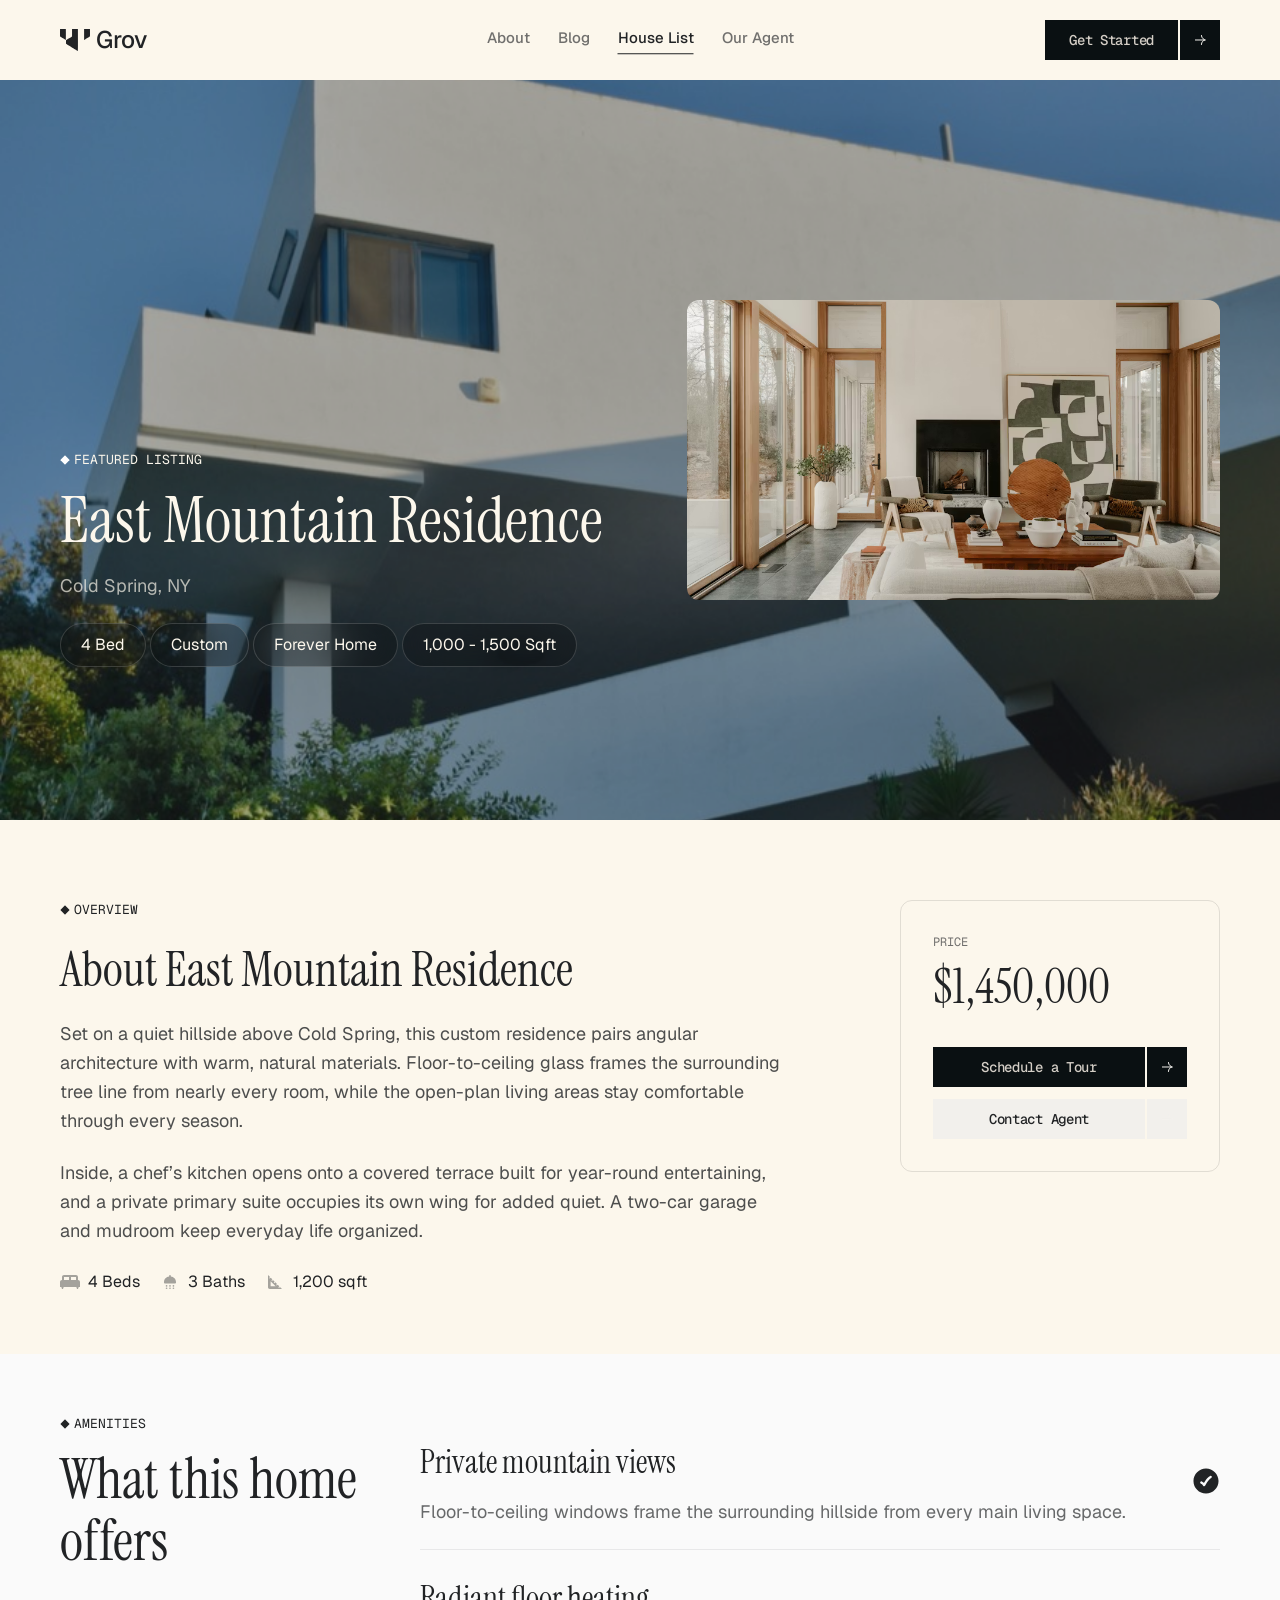
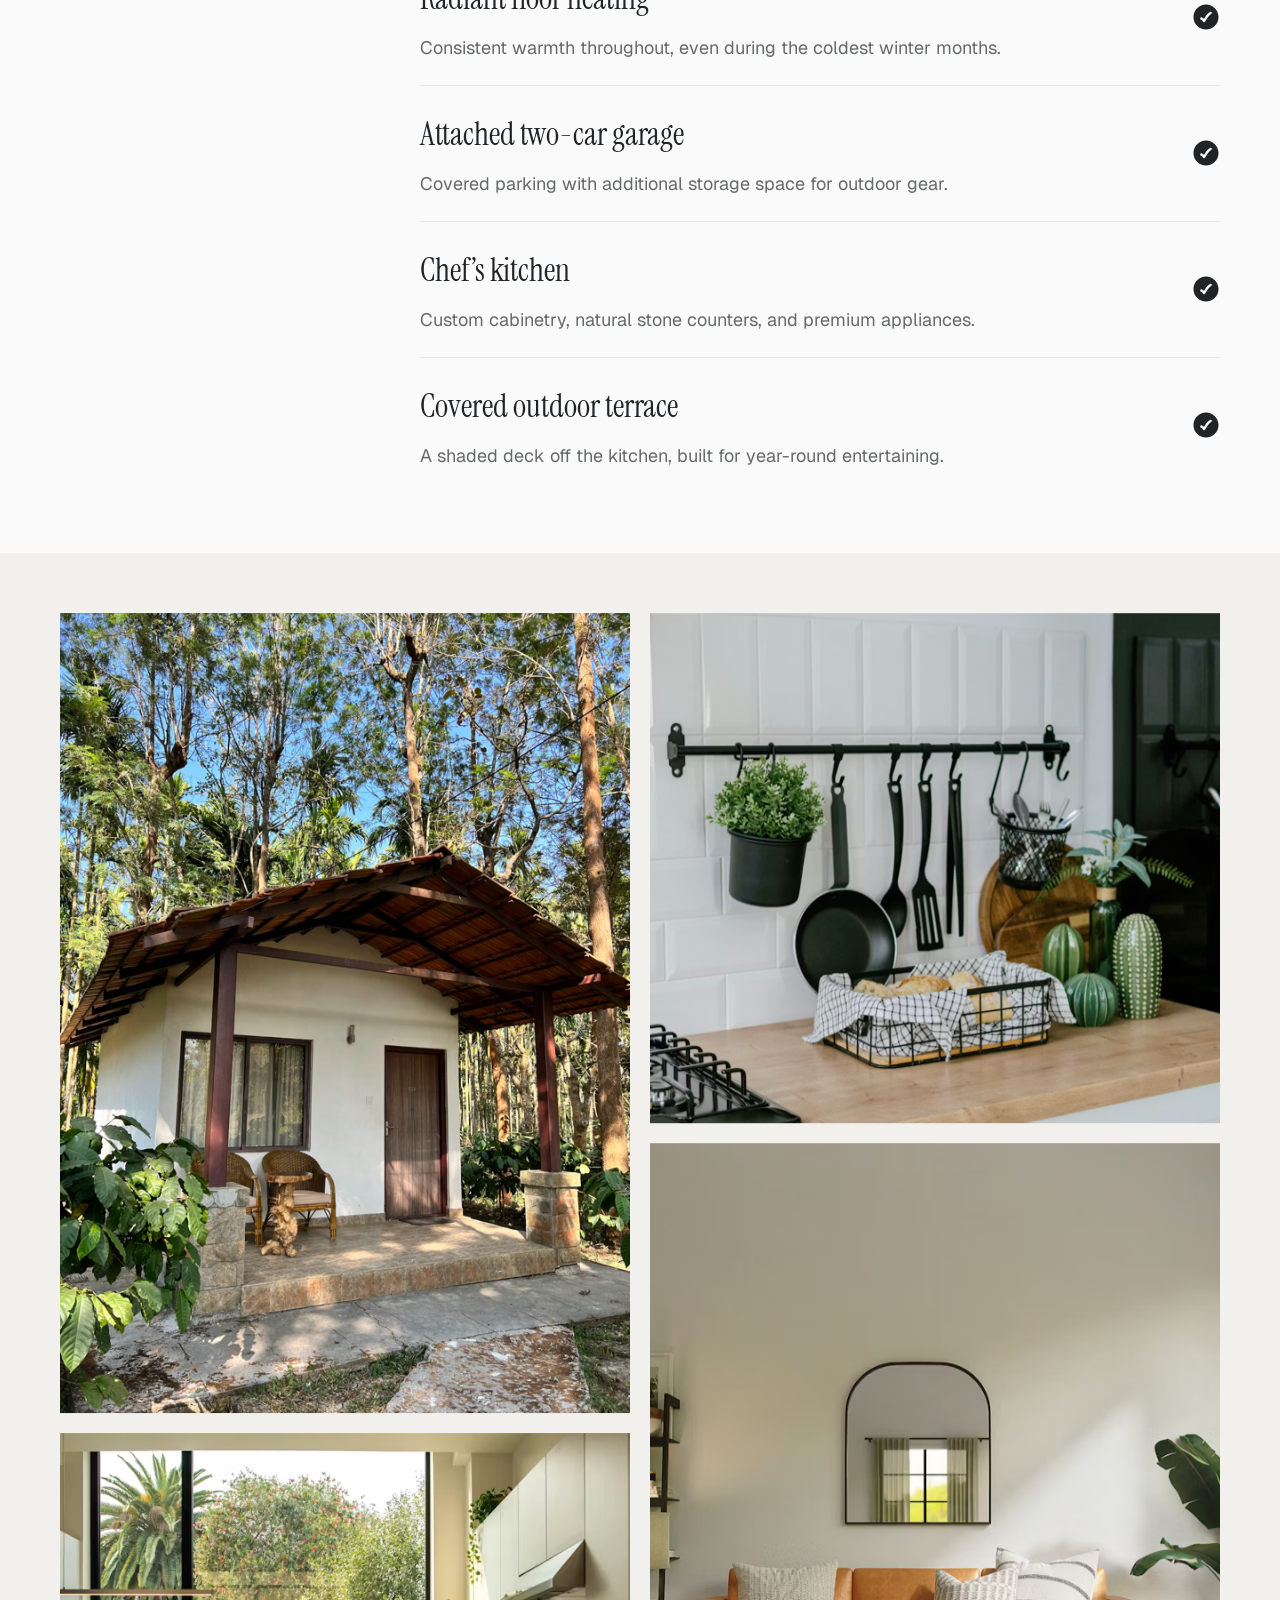
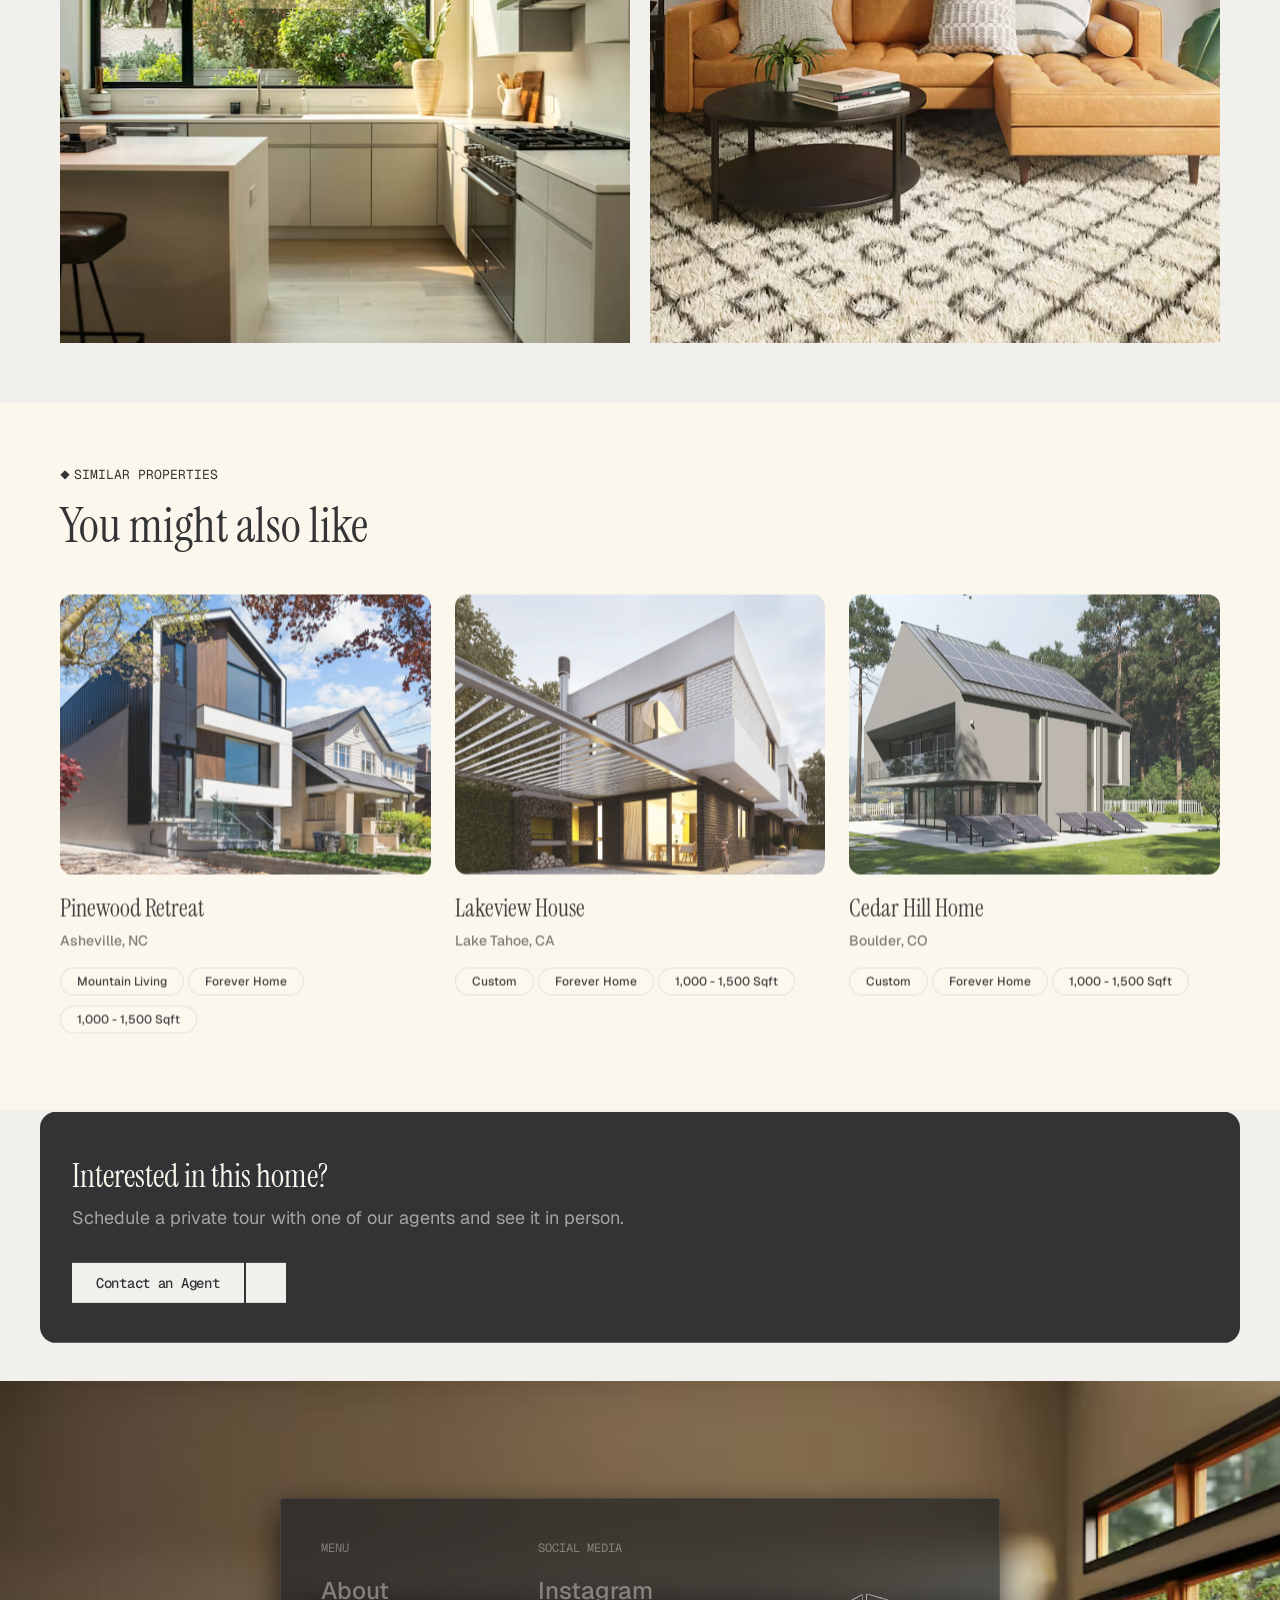
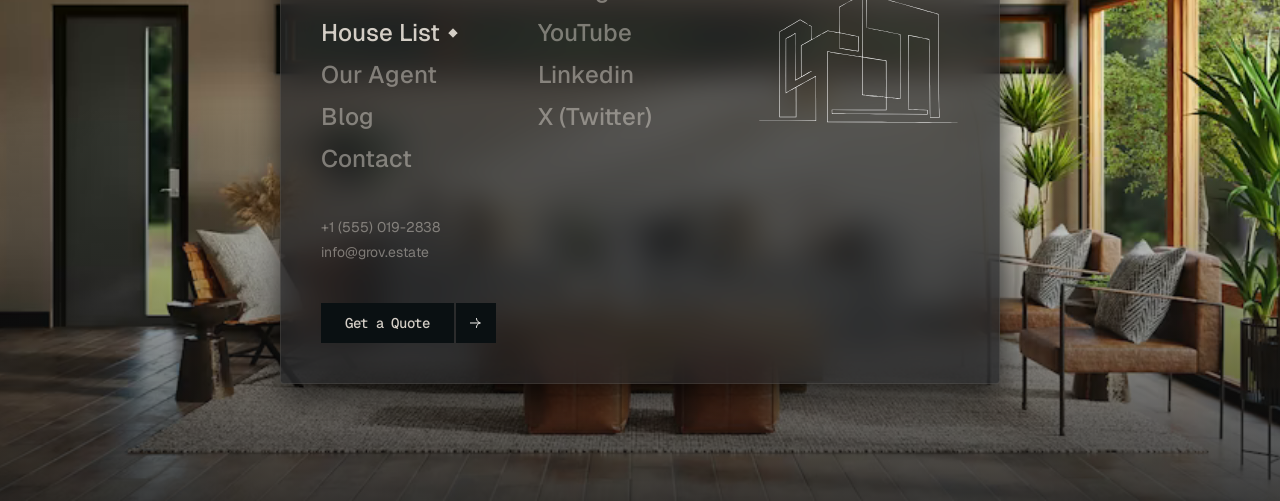
<file: house-detail.html>
<!DOCTYPE html>
<html lang="en">
<head>
<!-- TEMPLATE NOTE: this page contains demo/placeholder content. Search this file for "CUSTOMIZE" to find every spot to update before launch. -->
<meta charset="UTF-8" />
<meta name="viewport" content="width=device-width, initial-scale=1.0" />
<!-- CUSTOMIZE: update the page title and meta description below for your brand and SEO -->
<title>East Mountain Residence — Grov</title>
<meta name="description" content="A 4 bed, 3 bath custom residence in Cold Spring, NY, framed by private mountain views and built for everyday comfort." />
<link rel="preconnect" href="https://fonts.googleapis.com" />
<link rel="preconnect" href="https://fonts.gstatic.com" crossorigin />
<link href="https://fonts.googleapis.com/css2?family=Instrument+Serif:ital@0;1&family=Geist:wght@400;500&family=Geist+Mono:wght@400;500&display=swap" rel="stylesheet" />
<link rel="stylesheet" href="assets/css/variables.css" />
<link rel="stylesheet" href="assets/css/style.css?v=4" />
<link rel="stylesheet" href="assets/css/module-css/property-headline.css" />
<link rel="stylesheet" href="assets/css/module-css/property-detail.css" />
<link rel="stylesheet" href="assets/css/module-css/key-considerations.css" />
<link rel="stylesheet" href="assets/css/module-css/gallery-grid.css" />
<link rel="stylesheet" href="assets/css/module-css/house-listings.css?v=2" />
<link rel="stylesheet" href="assets/css/module-css/cta-cards.css" />
<link rel="stylesheet" href="assets/css/responsive.css?v=4" />
<!-- CUSTOMIZE: no favicon is set for this site — add e.g. <link rel="icon" href="assets/images/favicon.ico" /> here -->
</head>
<body>

<header class="site-header" data-nav-open="false">
  <nav class="nav container" aria-label="Primary">
    <!-- CUSTOMIZE: replace brand name "Grov" and the logo image (assets/images/icons/logo-mark.svg) with your own -->
    <a href="index.html" class="nav__logo" aria-label="Grov home">
      <img src="assets/images/icons/logo-mark.svg" alt="" class="nav__logo-mark" />
      <span class="nav__logo-text">Grov</span>
    </a>

    <div class="nav__drawer" id="primary-menu">
      <ul class="nav__menu">
        <li><a href="about.html" class="nav__item">About</a></li>
        <li><a href="blog.html" class="nav__item">Blog</a></li>
        <li><a href="house-list.html" class="nav__item nav__item--active" aria-current="page">House List</a></li>
        <li><a href="our-agent.html" class="nav__item">Our Agent</a></li>
      </ul>

      <div class="nav__actions">
        <!-- CUSTOMIZE: point this CTA to your real contact method (was a dead "#" link) -->
        <a href="mailto:hello@grov.com" class="btn btn--dark">
          <span class="btn__label">Get Started</span>
          <span class="btn__icon"><img src="assets/images/icons/icon-arrow-right.svg" alt="" /></span>
        </a>
      </div>
    </div>

    <button type="button" class="nav__toggle" aria-expanded="false" aria-controls="primary-menu" aria-label="Toggle navigation menu">
      <span class="nav__toggle-bar"></span>
      <span class="nav__toggle-bar"></span>
      <span class="nav__toggle-bar"></span>
    </button>
  </nav>
</header>

<main>

  <!--
    CUSTOMIZE: this entire page ("East Mountain Residence") is one demo
    showcase listing - photos, price, specs, description, amenities, and
    gallery below are all placeholder content for a single fictional property.
    If you need a unique detail page per real listing, duplicate this file
    and replace the content for each one.
  -->
  <!-- Property Headline -->
  <section class="property-headline" data-reveal>
    <img src="assets/images/listings/listing-01.png" alt="East Mountain Residence, a white angular cantilevered modern house on a hillside" class="property-headline__bg" />
    <div class="property-headline__overlay"></div>
    <div class="property-headline__floating">
      <img src="assets/images/listings/listing-overlay-oakwood.png" alt="Living room with fireplace and modern art pieces" />
    </div>
    <div class="property-headline__text">
      <div class="property-headline__title-group">
        <span class="eyebrow eyebrow--light">
          <img src="assets/images/icons/icon-bullet-light.svg" alt="" class="eyebrow__icon eyebrow__icon--light" />
          FEATURED LISTING
        </span>
        <h1 class="property-headline__title">East Mountain Residence</h1>
        <p class="property-headline__location">Cold Spring, NY</p>
      </div>
      <div class="property-headline__tags">
        <span class="tag-pill-glass">4 Bed</span>
        <span class="tag-pill-glass">Custom</span>
        <span class="tag-pill-glass">Forever Home</span>
        <span class="tag-pill-glass">1,000 - 1,500 Sqft</span>
      </div>
    </div>
  </section>

  <!-- Overview -->
  <section class="property-overview container" data-reveal>
    <div class="property-overview__main">
      <span class="eyebrow">
        <img src="assets/images/icons/icon-bullet.svg" alt="" class="eyebrow__icon" />
        OVERVIEW
      </span>
      <h2 class="property-overview__heading">About East Mountain Residence</h2>
      <p class="property-overview__text">Set on a quiet hillside above Cold Spring, this custom residence pairs angular architecture with warm, natural materials. Floor-to-ceiling glass frames the surrounding tree line from nearly every room, while the open-plan living areas stay comfortable through every season.</p>
      <p class="property-overview__text">Inside, a chef&rsquo;s kitchen opens onto a covered terrace built for year-round entertaining, and a private primary suite occupies its own wing for added quiet. A two-car garage and mudroom keep everyday life organized.</p>
      <ul class="spec-list">
        <li class="spec-list__item"><img src="assets/images/icons/icon-bed-glyph.svg" alt="" class="spec-list__icon" /> 4 Beds</li>
        <li class="spec-list__item"><img src="assets/images/icons/icon-bath-glyph.svg" alt="" class="spec-list__icon" /> 3 Baths</li>
        <li class="spec-list__item"><img src="assets/images/icons/icon-sqft-glyph.svg" alt="" class="spec-list__icon" /> 1,200 sqft</li>
      </ul>
    </div>

    <div class="property-overview__price">
      <div>
        <p class="property-overview__price-label">PRICE</p>
        <p class="property-overview__price-value">$1,450,000</p>
      </div>
      <div class="property-overview__actions">
        <a href="mailto:hello@grov.com" class="btn btn--dark">
          <span class="btn__label">Schedule a Tour</span>
          <span class="btn__icon"><img src="assets/images/icons/icon-arrow-right.svg" alt="" /></span>
        </a>
        <a href="our-agent.html" class="btn btn--light">
          <span class="btn__label">Contact Agent</span>
          <span class="btn__icon"><img src="assets/images/icons/icon-arrow-right.svg" alt="" /></span>
        </a>
      </div>
    </div>
  </section>

  <!-- Amenities -->
  <section class="considerations" data-reveal>
    <div class="considerations__title">
      <span class="eyebrow">
        <img src="assets/images/icons/icon-bullet.svg" alt="" class="eyebrow__icon" />
        AMENITIES
      </span>
      <h2 class="considerations__heading">What this home offers</h2>
    </div>

    <div class="considerations__list">
      <div class="consideration-item">
        <div class="consideration-item__text">
          <p class="consideration-item__title">Private mountain views</p>
          <p class="consideration-item__desc">Floor-to-ceiling windows frame the surrounding hillside from every main living space.</p>
        </div>
        <img src="assets/images/icons/icon-check-circle.svg" alt="" class="consideration-item__icon" />
      </div>
      <div class="considerations__divider"></div>
      <div class="consideration-item">
        <div class="consideration-item__text">
          <p class="consideration-item__title">Radiant floor heating</p>
          <p class="consideration-item__desc">Consistent warmth throughout, even during the coldest winter months.</p>
        </div>
        <img src="assets/images/icons/icon-check-circle.svg" alt="" class="consideration-item__icon" />
      </div>
      <div class="considerations__divider"></div>
      <div class="consideration-item">
        <div class="consideration-item__text">
          <p class="consideration-item__title">Attached two-car garage</p>
          <p class="consideration-item__desc">Covered parking with additional storage space for outdoor gear.</p>
        </div>
        <img src="assets/images/icons/icon-check-circle.svg" alt="" class="consideration-item__icon" />
      </div>
      <div class="considerations__divider"></div>
      <div class="consideration-item">
        <div class="consideration-item__text">
          <p class="consideration-item__title">Chef&rsquo;s kitchen</p>
          <p class="consideration-item__desc">Custom cabinetry, natural stone counters, and premium appliances.</p>
        </div>
        <img src="assets/images/icons/icon-check-circle.svg" alt="" class="consideration-item__icon" />
      </div>
      <div class="considerations__divider"></div>
      <div class="consideration-item">
        <div class="consideration-item__text">
          <p class="consideration-item__title">Covered outdoor terrace</p>
          <p class="consideration-item__desc">A shaded deck off the kitchen, built for year-round entertaining.</p>
        </div>
        <img src="assets/images/icons/icon-check-circle.svg" alt="" class="consideration-item__icon" />
      </div>
    </div>
  </section>

  <!-- Gallery -->
  <!-- CUSTOMIZE: these 4 gallery photos are generic stock images that don't visually match the listing above - replace with real photos of the actual property -->
  <section class="gallery-grid" aria-label="Property photo gallery" data-reveal>
    <div class="gallery-grid__col">
      <div class="gallery-grid__photo gallery-grid__photo--tall">
        <img src="assets/images/about/gallery/gallery-exterior-cabin.png" alt="Wood-toned exterior with tall windows among pine trees" />
      </div>
      <div class="gallery-grid__photo gallery-grid__photo--short">
        <img src="assets/images/about/gallery/gallery-kitchen-palm.png" alt="Kitchen with large window overlooking the garden" />
      </div>
    </div>
    <div class="gallery-grid__col">
      <div class="gallery-grid__photo gallery-grid__photo--short">
        <img src="assets/images/about/gallery/gallery-kitchen-counter.png" alt="Kitchen counter with hanging utensils and fresh bread" />
      </div>
      <div class="gallery-grid__photo gallery-grid__photo--tall">
        <img src="assets/images/about/gallery/gallery-living-room-couch.png" alt="Living room with sectional sofa and round coffee table" />
      </div>
    </div>
  </section>

  <!-- Similar Properties -->
  <!-- CUSTOMIZE: the 3 cards below are demo listings, and all link back to this same house-detail.html page - replace with your real inventory once real listing pages exist -->
  <section class="similar-properties container" data-reveal>
    <div class="similar-properties__title">
      <span class="eyebrow">
        <img src="assets/images/icons/icon-bullet.svg" alt="" class="eyebrow__icon" />
        SIMILAR PROPERTIES
      </span>
      <h2 class="similar-properties__heading">You might also like</h2>
    </div>

    <div class="listing-grid">
      <a href="house-detail.html" class="listing-card">
        <div class="listing-card__photo">
          <img src="assets/images/listings/listing-02.png" alt="Dark modern house with wood-slat accent among trees with autumn foliage" />
        </div>
        <div class="listing-card__label">
          <h3 class="listing-card__title">Pinewood Retreat</h3>
          <p class="listing-card__location">Asheville, NC</p>
        </div>
        <div class="listing-card__tags">
          <span class="listing-chip">Mountain Living</span>
          <span class="listing-chip">Forever Home</span>
          <span class="listing-chip">1,000 - 1,500 Sqft</span>
        </div>
      </a>

      <a href="house-detail.html" class="listing-card">
        <div class="listing-card__photo">
          <img src="assets/images/listings/listing-03.png" alt="House entrance with a long slatted pergola canopy lit at dusk" />
        </div>
        <div class="listing-card__label">
          <h3 class="listing-card__title">Lakeview House</h3>
          <p class="listing-card__location">Lake Tahoe, CA</p>
        </div>
        <div class="listing-card__tags">
          <span class="listing-chip">Custom</span>
          <span class="listing-chip">Forever Home</span>
          <span class="listing-chip">1,000 - 1,500 Sqft</span>
        </div>
      </a>

      <a href="house-detail.html" class="listing-card">
        <div class="listing-card__photo">
          <img src="assets/images/listings/listing-04.png" alt="Gray gabled house with rooftop solar panels surrounded by pine trees" />
        </div>
        <div class="listing-card__label">
          <h3 class="listing-card__title">Cedar Hill Home</h3>
          <p class="listing-card__location">Boulder, CO</p>
        </div>
        <div class="listing-card__tags">
          <span class="listing-chip">Custom</span>
          <span class="listing-chip">Forever Home</span>
          <span class="listing-chip">1,000 - 1,500 Sqft</span>
        </div>
      </a>
    </div>
  </section>

  <!-- CTA -->
  <section class="cta-cards" data-reveal>
    <div class="cta-card">
      <div class="cta-card__text">
        <h3 class="cta-card__title">Interested in this home?</h3>
        <p class="cta-card__desc">Schedule a private tour with one of our agents and see it in person.</p>
      </div>
      <a href="our-agent.html" class="btn btn--light">
        <span class="btn__label">Contact an Agent</span>
        <span class="btn__icon"><img src="assets/images/icons/icon-arrow-right.svg" alt="" /></span>
      </a>
    </div>
  </section>

</main>

<footer class="site-footer">
  <img src="assets/images/footer/footer-bg.png" alt="Living room interior with large windows opening to a green garden" class="site-footer__bg" />
  <div class="site-footer__overlay"></div>

  <div class="footer-card">
    <div class="footer-card__top">
      <div>
        <p class="footer-card__col-label">MENU</p>
        <nav class="footer-card__menu" aria-label="Footer">
          <a href="about.html" class="footer-card__link">About</a>
          <a href="house-list.html" class="footer-card__link footer-card__link--active">House List <img src="assets/images/icons/icon-dropdown-active.svg" alt="" /></a>
          <a href="our-agent.html" class="footer-card__link">Our Agent</a>
          <a href="blog.html" class="footer-card__link">Blog</a>
          <!-- CUSTOMIZE: replace mailto:hello@grov.com everywhere on this site with your real contact email -->
          <a href="mailto:hello@grov.com" class="footer-card__link">Contact</a>
        </nav>
      </div>
      <div>
        <!-- CUSTOMIZE: these social links are placeholder bare-domain URLs (instagram.com/, youtube.com/, etc.) — replace with your real profile URLs -->
        <p class="footer-card__col-label">SOCIAL MEDIA</p>
        <nav class="footer-card__menu" aria-label="Social media">
          <a href="https://instagram.com/" class="footer-card__link" target="_blank" rel="noopener">Instagram</a>
          <a href="https://youtube.com/" class="footer-card__link" target="_blank" rel="noopener">YouTube</a>
          <a href="https://linkedin.com/" class="footer-card__link" target="_blank" rel="noopener">Linkedin</a>
          <a href="https://x.com/" class="footer-card__link" target="_blank" rel="noopener">X (Twitter)</a>
        </nav>
      </div>
      <div class="footer-card__illustration">
        <img src="assets/images/icons/illustration-building.svg" alt="" />
      </div>
    </div>

    <!-- CUSTOMIZE: replace with your real phone number and a real contact email (currently placeholder demo values) -->
    <div class="footer-card__contact">
      <div class="footer-card__contact-group">
        <a href="tel:+15550192838">+1 (555) 019-2838</a>
        <a href="mailto:info@grov.estate">info@grov.estate</a>
      </div>
    </div>

    <a href="mailto:hello@grov.com" class="btn btn--dark">
      <span class="btn__label">Get a Quote</span>
      <span class="btn__icon"><img src="assets/images/icons/icon-arrow-right.svg" alt="" /></span>
    </a>
  </div>
</footer>

<script src="assets/js/vendor/gsap.min.js"></script>
<script src="assets/js/main.js?v=4"></script>
</body>
</html>
</file>
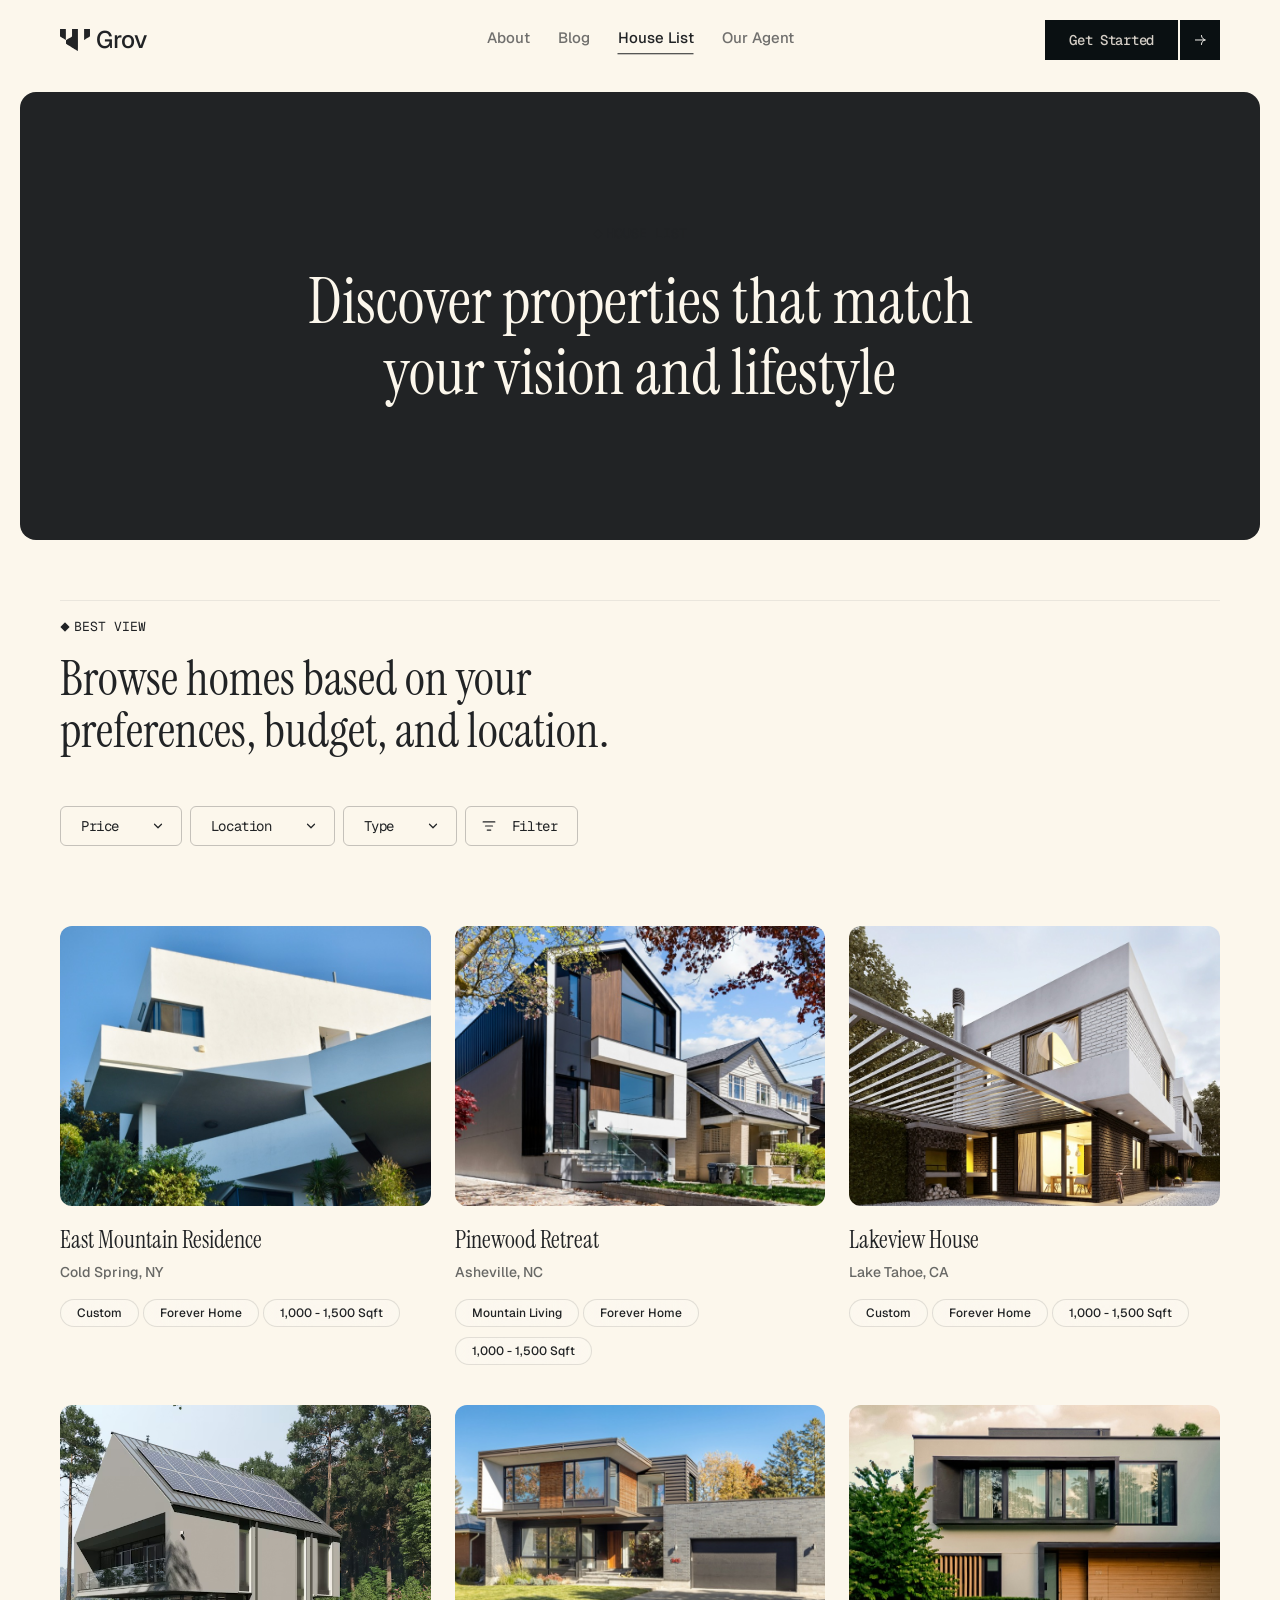
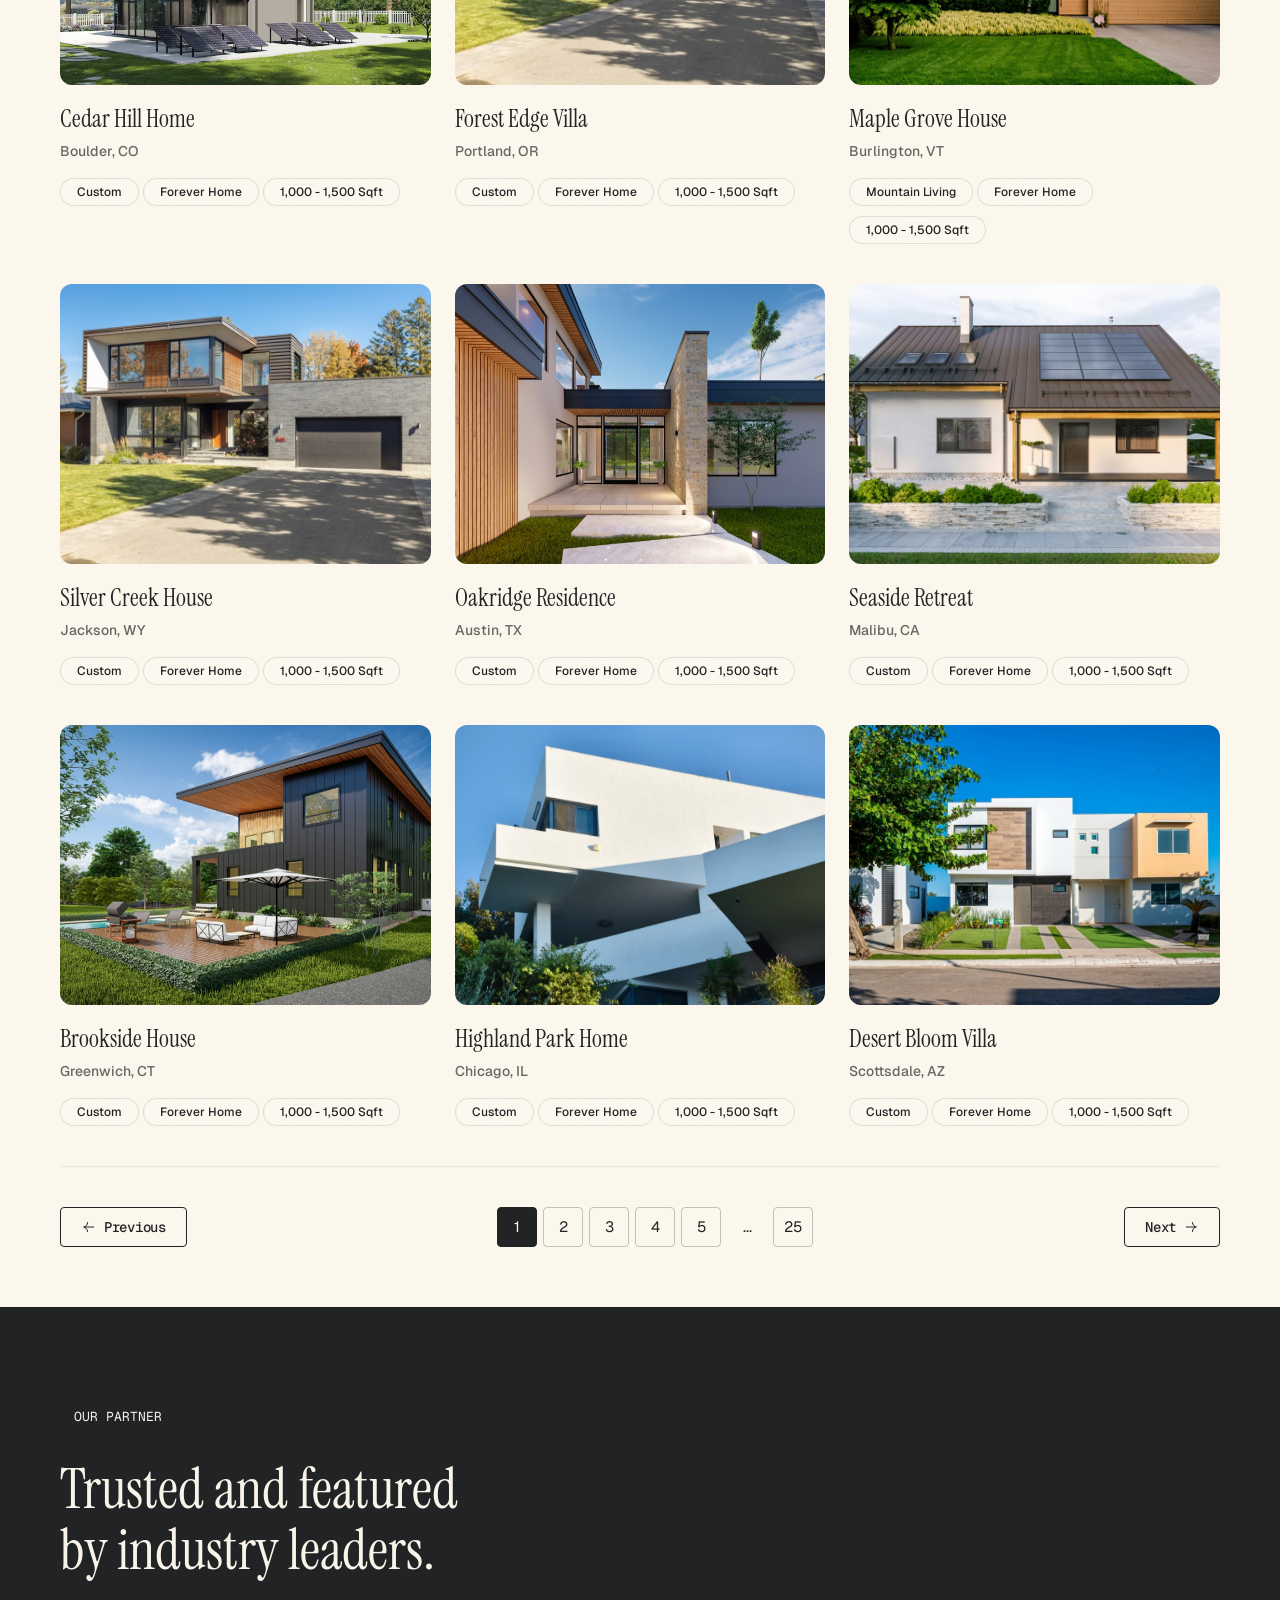
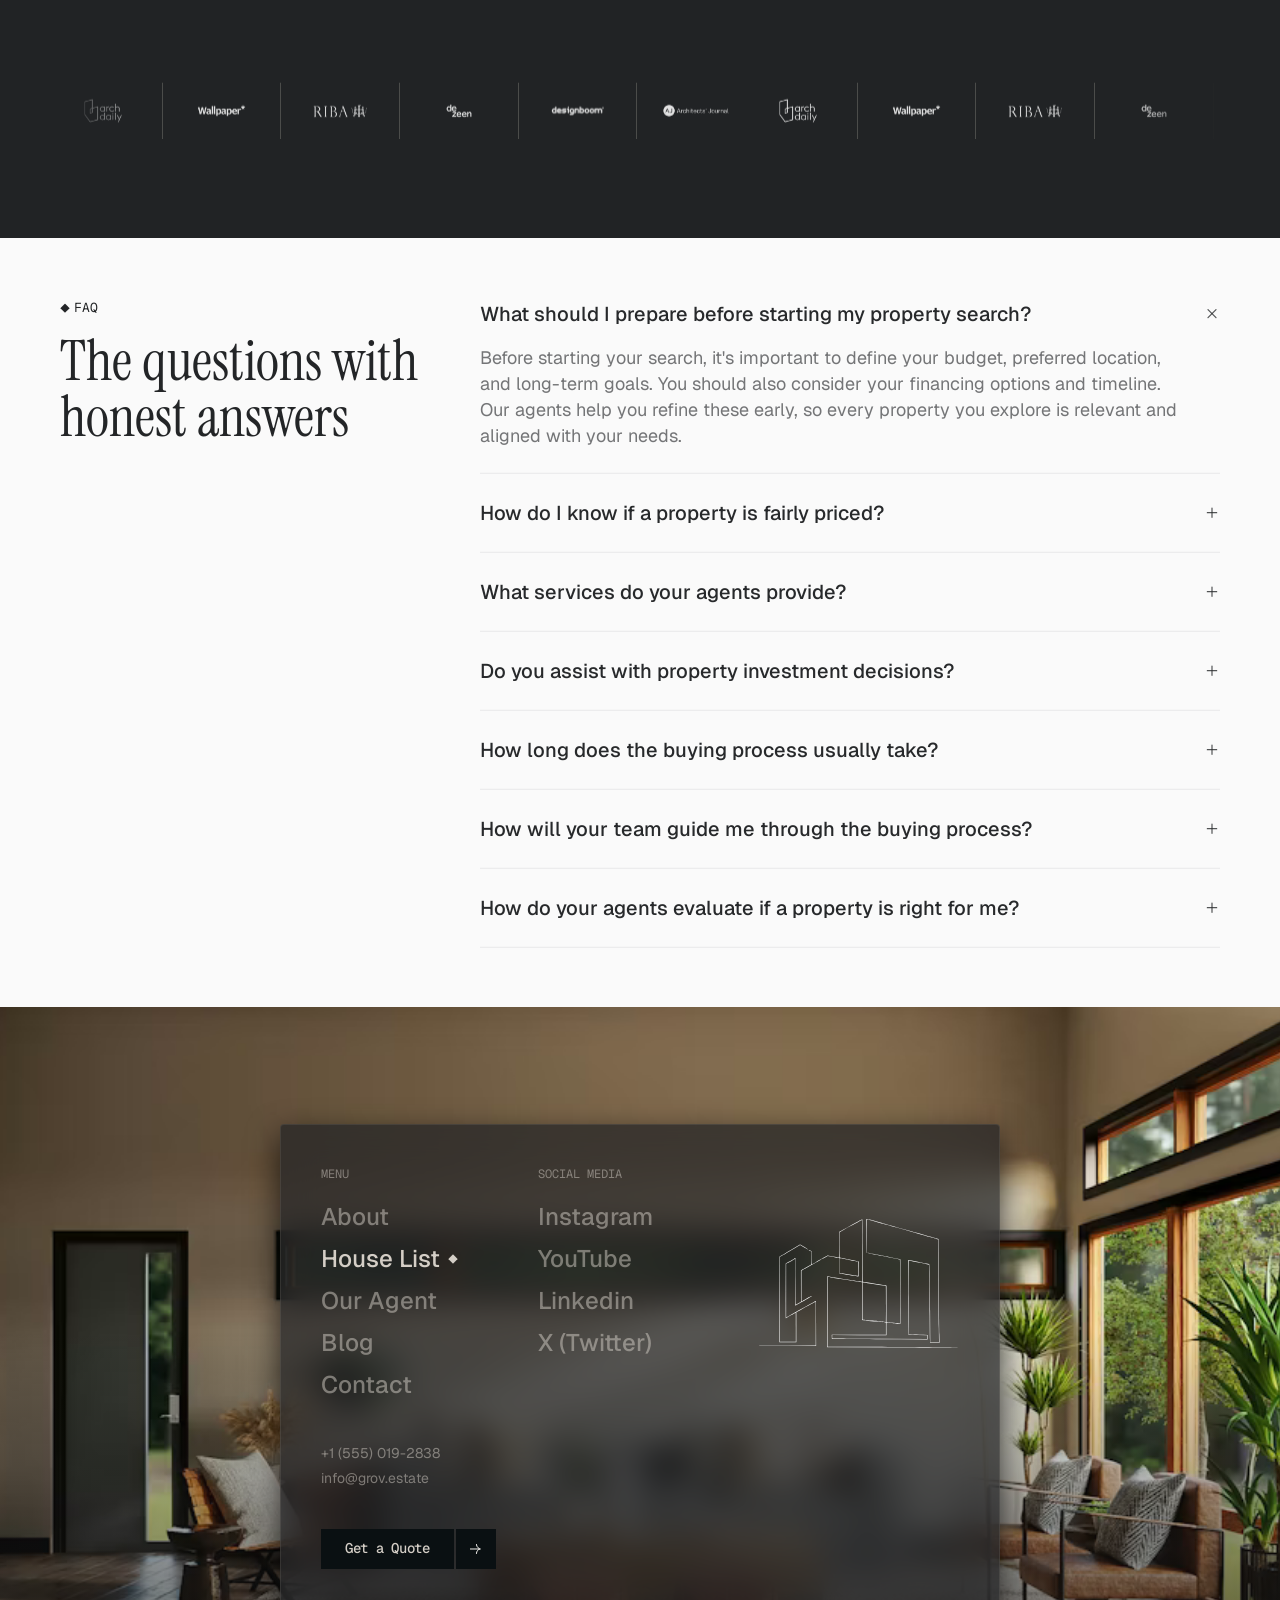
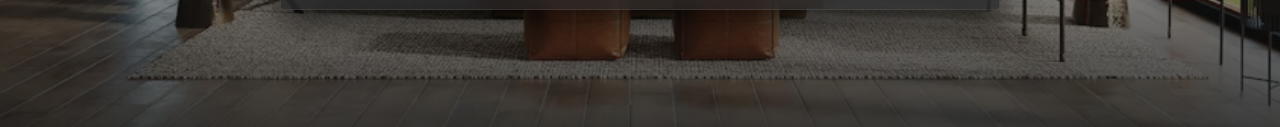
<file: house-list.html>
<!DOCTYPE html>
<html lang="en">
<head>
<!-- TEMPLATE NOTE: this page contains demo/placeholder content. Search this file for "CUSTOMIZE" to find every spot to update before launch. -->
<meta charset="UTF-8" />
<meta name="viewport" content="width=device-width, initial-scale=1.0" />
<!-- CUSTOMIZE: update the page title and meta description below for your brand and SEO -->
<title>House List — Grov</title>
<meta name="description" content="Discover properties that match your vision and lifestyle. Browse homes based on your preferences, budget, and location." />
<link rel="preconnect" href="https://fonts.googleapis.com" />
<link rel="preconnect" href="https://fonts.gstatic.com" crossorigin />
<link href="https://fonts.googleapis.com/css2?family=Instrument+Serif:ital@0;1&family=Geist:wght@400;500&family=Geist+Mono:wght@400;500&display=swap" rel="stylesheet" />
<link rel="stylesheet" href="assets/css/variables.css" />
<link rel="stylesheet" href="assets/css/style.css?v=4" />
<link rel="stylesheet" href="assets/css/module-css/house-hero.css" />
<link rel="stylesheet" href="assets/css/module-css/house-listings.css?v=2" />
<link rel="stylesheet" href="assets/css/module-css/partners.css?v=2" />
<link rel="stylesheet" href="assets/css/module-css/faq.css?v=3" />
<link rel="stylesheet" href="assets/css/responsive.css?v=4" />
<!-- CUSTOMIZE: no favicon is set for this site — add e.g. <link rel="icon" href="assets/images/favicon.ico" /> here -->
</head>
<body>

<header class="site-header" data-nav-open="false">
  <nav class="nav container" aria-label="Primary">
    <!-- CUSTOMIZE: replace brand name "Grov" and the logo image (assets/images/icons/logo-mark.svg) with your own -->
    <a href="index.html" class="nav__logo" aria-label="Grov home">
      <img src="assets/images/icons/logo-mark.svg" alt="" class="nav__logo-mark" />
      <span class="nav__logo-text">Grov</span>
    </a>

    <div class="nav__drawer" id="primary-menu">
      <ul class="nav__menu">
        <li><a href="about.html" class="nav__item">About</a></li>
        <li><a href="blog.html" class="nav__item">Blog</a></li>
        <li><a href="house-list.html" class="nav__item nav__item--active" aria-current="page">House List</a></li>
        <li><a href="our-agent.html" class="nav__item">Our Agent</a></li>
      </ul>

      <div class="nav__actions">
        <!-- CUSTOMIZE: point this CTA to your real contact method (was a dead "#" link) -->
        <a href="mailto:hello@grov.com" class="btn btn--dark">
          <span class="btn__label">Get Started</span>
          <span class="btn__icon"><img src="assets/images/icons/icon-arrow-right.svg" alt="" /></span>
        </a>
      </div>
    </div>

    <button type="button" class="nav__toggle" aria-expanded="false" aria-controls="primary-menu" aria-label="Toggle navigation menu">
      <span class="nav__toggle-bar"></span>
      <span class="nav__toggle-bar"></span>
      <span class="nav__toggle-bar"></span>
    </button>
  </nav>
</header>

<main>

  <!-- House Hero -->
  <section class="house-hero">
    <div class="house-hero__frame">
      <span class="eyebrow eyebrow--on-dark">
        <img src="assets/images/icons/icon-bullet.svg" alt="" class="eyebrow__icon" />
        HOUSE LIST
      </span>
      <h1 class="house-hero__title">Discover properties that match<br />your vision and lifestyle</h1>
    </div>
  </section>

  <!-- Filters + Listings -->
  <section class="listings-section container" data-reveal>
    <div class="filters__label">
      <div class="filters__body">
        <div class="filters__title">
          <span class="eyebrow">
            <img src="assets/images/icons/icon-bullet.svg" alt="" class="eyebrow__icon" />
            BEST VIEW
          </span>
          <h2 class="filters__heading">Browse homes based on your preferences, budget, and location.</h2>
        </div>

        <!-- CUSTOMIZE: price bands, city list, and property-type options below are demo values matching the sample listings - update to match your real market/inventory, and note these dropdowns aren't wired to actual filtering logic yet -->
        <div class="filters__controls">
          <div class="filters__dropdown" data-open="false">
            <button type="button" class="filters__pill" aria-haspopup="listbox" aria-expanded="false">
              <span class="filters__pill-label">Price</span>
              <img src="assets/images/icons/icon-chevron-caret.svg" alt="" />
            </button>
            <div class="filters__dropdown-panel" role="listbox" aria-label="Price">
              <button type="button" class="filters__dropdown-option" role="option" aria-selected="true">Any Price</button>
              <button type="button" class="filters__dropdown-option" role="option" aria-selected="false">Under $500K</button>
              <button type="button" class="filters__dropdown-option" role="option" aria-selected="false">$500K &ndash; $1M</button>
              <button type="button" class="filters__dropdown-option" role="option" aria-selected="false">$1M &ndash; $2M</button>
              <button type="button" class="filters__dropdown-option" role="option" aria-selected="false">$2M+</button>
            </div>
          </div>

          <div class="filters__dropdown" data-open="false">
            <button type="button" class="filters__pill" aria-haspopup="listbox" aria-expanded="false">
              <span class="filters__pill-label">Location</span>
              <img src="assets/images/icons/icon-chevron-caret.svg" alt="" />
            </button>
            <div class="filters__dropdown-panel" role="listbox" aria-label="Location">
              <button type="button" class="filters__dropdown-option" role="option" aria-selected="true">Any Location</button>
              <button type="button" class="filters__dropdown-option" role="option" aria-selected="false">Cold Spring, NY</button>
              <button type="button" class="filters__dropdown-option" role="option" aria-selected="false">Asheville, NC</button>
              <button type="button" class="filters__dropdown-option" role="option" aria-selected="false">Lake Tahoe, CA</button>
              <button type="button" class="filters__dropdown-option" role="option" aria-selected="false">Boulder, CO</button>
            </div>
          </div>

          <div class="filters__dropdown" data-open="false">
            <button type="button" class="filters__pill" aria-haspopup="listbox" aria-expanded="false">
              <span class="filters__pill-label">Type</span>
              <img src="assets/images/icons/icon-chevron-caret.svg" alt="" />
            </button>
            <div class="filters__dropdown-panel" role="listbox" aria-label="Type">
              <button type="button" class="filters__dropdown-option" role="option" aria-selected="true">Any Type</button>
              <button type="button" class="filters__dropdown-option" role="option" aria-selected="false">Custom</button>
              <button type="button" class="filters__dropdown-option" role="option" aria-selected="false">Forever Home</button>
              <button type="button" class="filters__dropdown-option" role="option" aria-selected="false">Mountain Living</button>
            </div>
          </div>

          <button type="button" class="filters__pill filters__pill--icon-first">
            <img src="assets/images/icons/icon-filter-sliders.svg" alt="" />
            Filter
          </button>
        </div>
      </div>
    </div>

    <div class="listing-content">
      <!--
        CUSTOMIZE: all 12 listing cards below are demo properties - replace
        each with your real inventory (photo, title, location, tags/sqft).
        Note: every card currently links to the same house-detail.html demo
        page; if you want a unique detail page per listing, duplicate
        house-detail.html per property and update these links accordingly.
      -->
      <div class="listing-grid">
        <a href="house-detail.html" class="listing-card">
          <div class="listing-card__photo">
            <img src="assets/images/listings/listing-01.png" alt="White angular cantilevered modern house on a hillside" />
          </div>
          <div class="listing-card__label">
            <h3 class="listing-card__title">East Mountain Residence</h3>
            <p class="listing-card__location">Cold Spring, NY</p>
          </div>
          <div class="listing-card__tags">
            <span class="listing-chip">Custom</span>
            <span class="listing-chip">Forever Home</span>
            <span class="listing-chip">1,000 - 1,500 Sqft</span>
          </div>
        </a>

        <a href="house-detail.html" class="listing-card">
          <div class="listing-card__photo">
            <img src="assets/images/listings/listing-02.png" alt="Dark modern house with wood-slat accent among trees with autumn foliage" />
          </div>
          <div class="listing-card__label">
            <h3 class="listing-card__title">Pinewood Retreat</h3>
            <p class="listing-card__location">Asheville, NC</p>
          </div>
          <div class="listing-card__tags">
            <span class="listing-chip">Mountain Living</span>
            <span class="listing-chip">Forever Home</span>
            <span class="listing-chip">1,000 - 1,500 Sqft</span>
          </div>
        </a>

        <a href="house-detail.html" class="listing-card">
          <div class="listing-card__photo">
            <img src="assets/images/listings/listing-03.png" alt="House entrance with a long slatted pergola canopy lit at dusk" />
          </div>
          <div class="listing-card__label">
            <h3 class="listing-card__title">Lakeview House</h3>
            <p class="listing-card__location">Lake Tahoe, CA</p>
          </div>
          <div class="listing-card__tags">
            <span class="listing-chip">Custom</span>
            <span class="listing-chip">Forever Home</span>
            <span class="listing-chip">1,000 - 1,500 Sqft</span>
          </div>
        </a>

        <a href="house-detail.html" class="listing-card">
          <div class="listing-card__photo">
            <img src="assets/images/listings/listing-04.png" alt="Gray gabled house with rooftop solar panels surrounded by pine trees" />
          </div>
          <div class="listing-card__label">
            <h3 class="listing-card__title">Cedar Hill Home</h3>
            <p class="listing-card__location">Boulder, CO</p>
          </div>
          <div class="listing-card__tags">
            <span class="listing-chip">Custom</span>
            <span class="listing-chip">Forever Home</span>
            <span class="listing-chip">1,000 - 1,500 Sqft</span>
          </div>
        </a>

        <a href="house-detail.html" class="listing-card">
          <div class="listing-card__photo">
            <img src="assets/images/listings/listing-05.png" alt="Gray brick two-story house with wood and glass upper level and a paved driveway" />
          </div>
          <div class="listing-card__label">
            <h3 class="listing-card__title">Forest Edge Villa</h3>
            <p class="listing-card__location">Portland, OR</p>
          </div>
          <div class="listing-card__tags">
            <span class="listing-chip">Custom</span>
            <span class="listing-chip">Forever Home</span>
            <span class="listing-chip">1,000 - 1,500 Sqft</span>
          </div>
        </a>

        <a href="house-detail.html" class="listing-card">
          <div class="listing-card__photo">
            <img src="assets/images/listings/listing-06.png" alt="Light-toned modern house with a wood front door alcove at dusk" />
          </div>
          <div class="listing-card__label">
            <h3 class="listing-card__title">Maple Grove House</h3>
            <p class="listing-card__location">Burlington, VT</p>
          </div>
          <div class="listing-card__tags">
            <span class="listing-chip">Mountain Living</span>
            <span class="listing-chip">Forever Home</span>
            <span class="listing-chip">1,000 - 1,500 Sqft</span>
          </div>
        </a>

        <a href="house-detail.html" class="listing-card">
          <div class="listing-card__photo">
            <img src="assets/images/listings/listing-07.png" alt="Gray brick two-story house with wood and glass upper level and a paved driveway" />
          </div>
          <div class="listing-card__label">
            <h3 class="listing-card__title">Silver Creek House</h3>
            <p class="listing-card__location">Jackson, WY</p>
          </div>
          <div class="listing-card__tags">
            <span class="listing-chip">Custom</span>
            <span class="listing-chip">Forever Home</span>
            <span class="listing-chip">1,000 - 1,500 Sqft</span>
          </div>
        </a>

        <a href="house-detail.html" class="listing-card">
          <div class="listing-card__photo">
            <img src="assets/images/listings/listing-08.png" alt="Entrance courtyard with a wood slat wall, stone pillar, and tiled path" />
          </div>
          <div class="listing-card__label">
            <h3 class="listing-card__title">Oakridge Residence</h3>
            <p class="listing-card__location">Austin, TX</p>
          </div>
          <div class="listing-card__tags">
            <span class="listing-chip">Custom</span>
            <span class="listing-chip">Forever Home</span>
            <span class="listing-chip">1,000 - 1,500 Sqft</span>
          </div>
        </a>

        <a href="house-detail.html" class="listing-card">
          <div class="listing-card__photo">
            <img src="assets/images/listings/listing-09.png" alt="Single-story house with a dark metal roof, wood porch beams, and solar panels" />
          </div>
          <div class="listing-card__label">
            <h3 class="listing-card__title">Seaside Retreat</h3>
            <p class="listing-card__location">Malibu, CA</p>
          </div>
          <div class="listing-card__tags">
            <span class="listing-chip">Custom</span>
            <span class="listing-chip">Forever Home</span>
            <span class="listing-chip">1,000 - 1,500 Sqft</span>
          </div>
        </a>

        <a href="house-detail.html" class="listing-card">
          <div class="listing-card__photo">
            <img src="assets/images/listings/listing-10.png" alt="Dark modern house with a wood-lined cantilevered roof overlooking a backyard pool" />
          </div>
          <div class="listing-card__label">
            <h3 class="listing-card__title">Brookside House</h3>
            <p class="listing-card__location">Greenwich, CT</p>
          </div>
          <div class="listing-card__tags">
            <span class="listing-chip">Custom</span>
            <span class="listing-chip">Forever Home</span>
            <span class="listing-chip">1,000 - 1,500 Sqft</span>
          </div>
        </a>

        <a href="house-detail.html" class="listing-card">
          <div class="listing-card__photo">
            <img src="assets/images/listings/listing-11.png" alt="White angular cantilevered modern house on a hillside" />
          </div>
          <div class="listing-card__label">
            <h3 class="listing-card__title">Highland Park Home</h3>
            <p class="listing-card__location">Chicago, IL</p>
          </div>
          <div class="listing-card__tags">
            <span class="listing-chip">Custom</span>
            <span class="listing-chip">Forever Home</span>
            <span class="listing-chip">1,000 - 1,500 Sqft</span>
          </div>
        </a>

        <a href="house-detail.html" class="listing-card">
          <div class="listing-card__photo">
            <img src="assets/images/listings/listing-12.png" alt="White and tan two-story house with a paved driveway and artificial turf lawn" />
          </div>
          <div class="listing-card__label">
            <h3 class="listing-card__title">Desert Bloom Villa</h3>
            <p class="listing-card__location">Scottsdale, AZ</p>
          </div>
          <div class="listing-card__tags">
            <span class="listing-chip">Custom</span>
            <span class="listing-chip">Forever Home</span>
            <span class="listing-chip">1,000 - 1,500 Sqft</span>
          </div>
        </a>
      </div>

      <hr class="listings__divider" />

      <!-- CUSTOMIZE: this pagination is decorative demo markup - every link points back to this same page. Wire up real pagination (or a CMS/backend) once you have more than one page of listings -->
      <nav class="listings-pagination" aria-label="Listing pages">
        <a href="house-list.html" class="listings-pagination__btn listings-pagination__btn--prev">
          <img src="assets/images/icons/icon-arrow-prev-next.svg" alt="" />
          Previous
        </a>

        <div class="listings-pagination__pages">
          <a href="house-list.html" class="listings-pagination__page listings-pagination__page--active" aria-current="page">1</a>
          <a href="house-list.html" class="listings-pagination__page">2</a>
          <a href="house-list.html" class="listings-pagination__page">3</a>
          <a href="house-list.html" class="listings-pagination__page">4</a>
          <a href="house-list.html" class="listings-pagination__page">5</a>
          <span class="listings-pagination__page listings-pagination__page--ellipsis" aria-hidden="true">...</span>
          <a href="house-list.html" class="listings-pagination__page">25</a>
        </div>

        <a href="house-list.html" class="listings-pagination__btn listings-pagination__btn--next">
          Next
          <img src="assets/images/icons/icon-arrow-prev-next.svg" alt="" />
        </a>
      </nav>
    </div>
  </section>

  <!-- Partners -->
  <section class="partners" data-reveal>
    <div class="partners__title">
      <span class="eyebrow">
        <img src="assets/images/icons/icon-bullet.svg" alt="" class="eyebrow__icon" />
        OUR PARTNER
      </span>
      <h2 class="partners__heading">Trusted and featured<br />by industry leaders.</h2>
    </div>
    <div class="partners__marquee">
      <ul class="partners__list partners__list--track">
        <li><img src="assets/images/about/awards/award-logo-archdaily.png" alt="ArchDaily" class="partners__logo" /></li>
        <li class="partners__divider" aria-hidden="true"></li>
        <li><img src="assets/images/about/awards/award-logo-wallpaper.png" alt="Wallpaper*" class="partners__logo" /></li>
        <li class="partners__divider" aria-hidden="true"></li>
        <li><img src="assets/images/about/awards/award-logo-riba.png" alt="RIBA" class="partners__logo" /></li>
        <li class="partners__divider" aria-hidden="true"></li>
        <li><img src="assets/images/about/awards/award-logo-dezeen.png" alt="Dezeen" class="partners__logo" /></li>
        <li class="partners__divider" aria-hidden="true"></li>
        <li><img src="assets/images/about/awards/award-logo-designboom.png" alt="Designboom" class="partners__logo" /></li>
        <li class="partners__divider" aria-hidden="true"></li>
        <li><img src="assets/images/about/awards/award-logo-architects-journal.png" alt="Architects' Journal" class="partners__logo" /></li>
      </ul>
      <ul class="partners__list partners__list--track" aria-hidden="true">
        <li><img src="assets/images/about/awards/award-logo-archdaily.png" alt="" class="partners__logo" /></li>
        <li class="partners__divider" aria-hidden="true"></li>
        <li><img src="assets/images/about/awards/award-logo-wallpaper.png" alt="" class="partners__logo" /></li>
        <li class="partners__divider" aria-hidden="true"></li>
        <li><img src="assets/images/about/awards/award-logo-riba.png" alt="" class="partners__logo" /></li>
        <li class="partners__divider" aria-hidden="true"></li>
        <li><img src="assets/images/about/awards/award-logo-dezeen.png" alt="" class="partners__logo" /></li>
        <li class="partners__divider" aria-hidden="true"></li>
        <li><img src="assets/images/about/awards/award-logo-designboom.png" alt="" class="partners__logo" /></li>
        <li class="partners__divider" aria-hidden="true"></li>
        <li><img src="assets/images/about/awards/award-logo-architects-journal.png" alt="" class="partners__logo" /></li>
      </ul>
    </div>
  </section>

  <!-- FAQ -->
  <section class="faq" aria-label="Frequently asked questions" data-reveal>
    <div class="faq__title">
      <span class="eyebrow">
        <img src="assets/images/icons/icon-bullet.svg" alt="" class="eyebrow__icon" />
        FAQ
      </span>
      <h2 class="faq__heading">The questions with<br />honest answers</h2>
    </div>

    <div class="faq__list">
      <div class="faq-item" data-open="true">
        <button type="button" class="faq-item__question" aria-expanded="true">
          What should I prepare before starting my property search?
          <img src="assets/images/icons/icon-faq-plus.svg" alt="" class="faq-item__icon faq-item__icon--plus" />
          <img src="assets/images/icons/icon-faq-close.svg" alt="" class="faq-item__icon faq-item__icon--minus" />
        </button>
        <div class="faq-item__answer">
          <div class="faq-item__answer-inner">
            <p>Before starting your search, it's important to define your budget, preferred location, and long-term goals. You should also consider your financing options and timeline. Our agents help you refine these early, so every property you explore is relevant and aligned with your needs.</p>
          </div>
        </div>
      </div>

      <div class="faq-item" data-open="false">
        <button type="button" class="faq-item__question" aria-expanded="false">
          How do I know if a property is fairly priced?
          <img src="assets/images/icons/icon-faq-plus.svg" alt="" class="faq-item__icon faq-item__icon--plus" />
          <img src="assets/images/icons/icon-faq-close.svg" alt="" class="faq-item__icon faq-item__icon--minus" />
        </button>
        <div class="faq-item__answer">
          <div class="faq-item__answer-inner">
            <p>Our agents run a comparative market analysis against recent local sales, so you can see exactly how a listing stacks up before making an offer.</p>
          </div>
        </div>
      </div>

      <div class="faq-item" data-open="false">
        <button type="button" class="faq-item__question" aria-expanded="false">
          What services do your agents provide?
          <img src="assets/images/icons/icon-faq-plus.svg" alt="" class="faq-item__icon faq-item__icon--plus" />
          <img src="assets/images/icons/icon-faq-close.svg" alt="" class="faq-item__icon faq-item__icon--minus" />
        </button>
        <div class="faq-item__answer">
          <div class="faq-item__answer-inner">
            <p>From search and viewings to negotiation, financing referrals, and closing paperwork, our agents guide you through every step of the process.</p>
          </div>
        </div>
      </div>

      <div class="faq-item" data-open="false">
        <button type="button" class="faq-item__question" aria-expanded="false">
          Do you assist with property investment decisions?
          <img src="assets/images/icons/icon-faq-plus.svg" alt="" class="faq-item__icon faq-item__icon--plus" />
          <img src="assets/images/icons/icon-faq-close.svg" alt="" class="faq-item__icon faq-item__icon--minus" />
        </button>
        <div class="faq-item__answer">
          <div class="faq-item__answer-inner">
            <p>Yes — we help evaluate rental yield, growth potential, and risk so you can make confident, data-informed investment decisions.</p>
          </div>
        </div>
      </div>

      <div class="faq-item" data-open="false">
        <button type="button" class="faq-item__question" aria-expanded="false">
          How long does the buying process usually take?
          <img src="assets/images/icons/icon-faq-plus.svg" alt="" class="faq-item__icon faq-item__icon--plus" />
          <img src="assets/images/icons/icon-faq-close.svg" alt="" class="faq-item__icon faq-item__icon--minus" />
        </button>
        <div class="faq-item__answer">
          <div class="faq-item__answer-inner">
            <p>Most purchases close within 30 to 60 days of an accepted offer, though timelines vary depending on financing and inspection contingencies.</p>
          </div>
        </div>
      </div>

      <div class="faq-item" data-open="false">
        <button type="button" class="faq-item__question" aria-expanded="false">
          How will your team guide me through the buying process?
          <img src="assets/images/icons/icon-faq-plus.svg" alt="" class="faq-item__icon faq-item__icon--plus" />
          <img src="assets/images/icons/icon-faq-close.svg" alt="" class="faq-item__icon faq-item__icon--minus" />
        </button>
        <div class="faq-item__answer">
          <div class="faq-item__answer-inner">
            <p>You'll have a dedicated agent as your single point of contact, coordinating viewings, paperwork, and communication with sellers on your behalf.</p>
          </div>
        </div>
      </div>

      <div class="faq-item" data-open="false">
        <button type="button" class="faq-item__question" aria-expanded="false">
          How do your agents evaluate if a property is right for me?
          <img src="assets/images/icons/icon-faq-plus.svg" alt="" class="faq-item__icon faq-item__icon--plus" />
          <img src="assets/images/icons/icon-faq-close.svg" alt="" class="faq-item__icon faq-item__icon--minus" />
        </button>
        <div class="faq-item__answer">
          <div class="faq-item__answer-inner">
            <p>We match listings against your budget, lifestyle needs, and long-term goals, so every property we show is genuinely worth your time.</p>
          </div>
        </div>
      </div>
    </div>
  </section>

</main>

<footer class="site-footer">
  <img src="assets/images/footer/footer-bg.png" alt="Living room interior with large windows opening to a green garden" class="site-footer__bg" />
  <div class="site-footer__overlay"></div>

  <div class="footer-card">
    <div class="footer-card__top">
      <div>
        <p class="footer-card__col-label">MENU</p>
        <nav class="footer-card__menu" aria-label="Footer">
          <a href="about.html" class="footer-card__link">About</a>
          <a href="house-list.html" class="footer-card__link footer-card__link--active">House List <img src="assets/images/icons/icon-dropdown-active.svg" alt="" /></a>
          <a href="our-agent.html" class="footer-card__link">Our Agent</a>
          <a href="blog.html" class="footer-card__link">Blog</a>
          <!-- CUSTOMIZE: replace mailto:hello@grov.com everywhere on this site with your real contact email -->
          <a href="mailto:hello@grov.com" class="footer-card__link">Contact</a>
        </nav>
      </div>
      <div>
        <!-- CUSTOMIZE: these social links are placeholder bare-domain URLs (instagram.com/, youtube.com/, etc.) — replace with your real profile URLs -->
        <p class="footer-card__col-label">SOCIAL MEDIA</p>
        <nav class="footer-card__menu" aria-label="Social media">
          <a href="https://instagram.com/" class="footer-card__link" target="_blank" rel="noopener">Instagram</a>
          <a href="https://youtube.com/" class="footer-card__link" target="_blank" rel="noopener">YouTube</a>
          <a href="https://linkedin.com/" class="footer-card__link" target="_blank" rel="noopener">Linkedin</a>
          <a href="https://x.com/" class="footer-card__link" target="_blank" rel="noopener">X (Twitter)</a>
        </nav>
      </div>
      <div class="footer-card__illustration">
        <img src="assets/images/icons/illustration-building.svg" alt="" />
      </div>
    </div>

    <!-- CUSTOMIZE: replace with your real phone number and a real contact email (currently placeholder demo values) -->
    <div class="footer-card__contact">
      <div class="footer-card__contact-group">
        <a href="tel:+15550192838">+1 (555) 019-2838</a>
        <a href="mailto:info@grov.estate">info@grov.estate</a>
      </div>
    </div>

    <a href="mailto:hello@grov.com" class="btn btn--dark">
      <span class="btn__label">Get a Quote</span>
      <span class="btn__icon"><img src="assets/images/icons/icon-arrow-right.svg" alt="" /></span>
    </a>
  </div>
</footer>

<script src="assets/js/vendor/gsap.min.js"></script>
<script src="assets/js/main.js?v=4"></script>
</body>
</html>
</file>
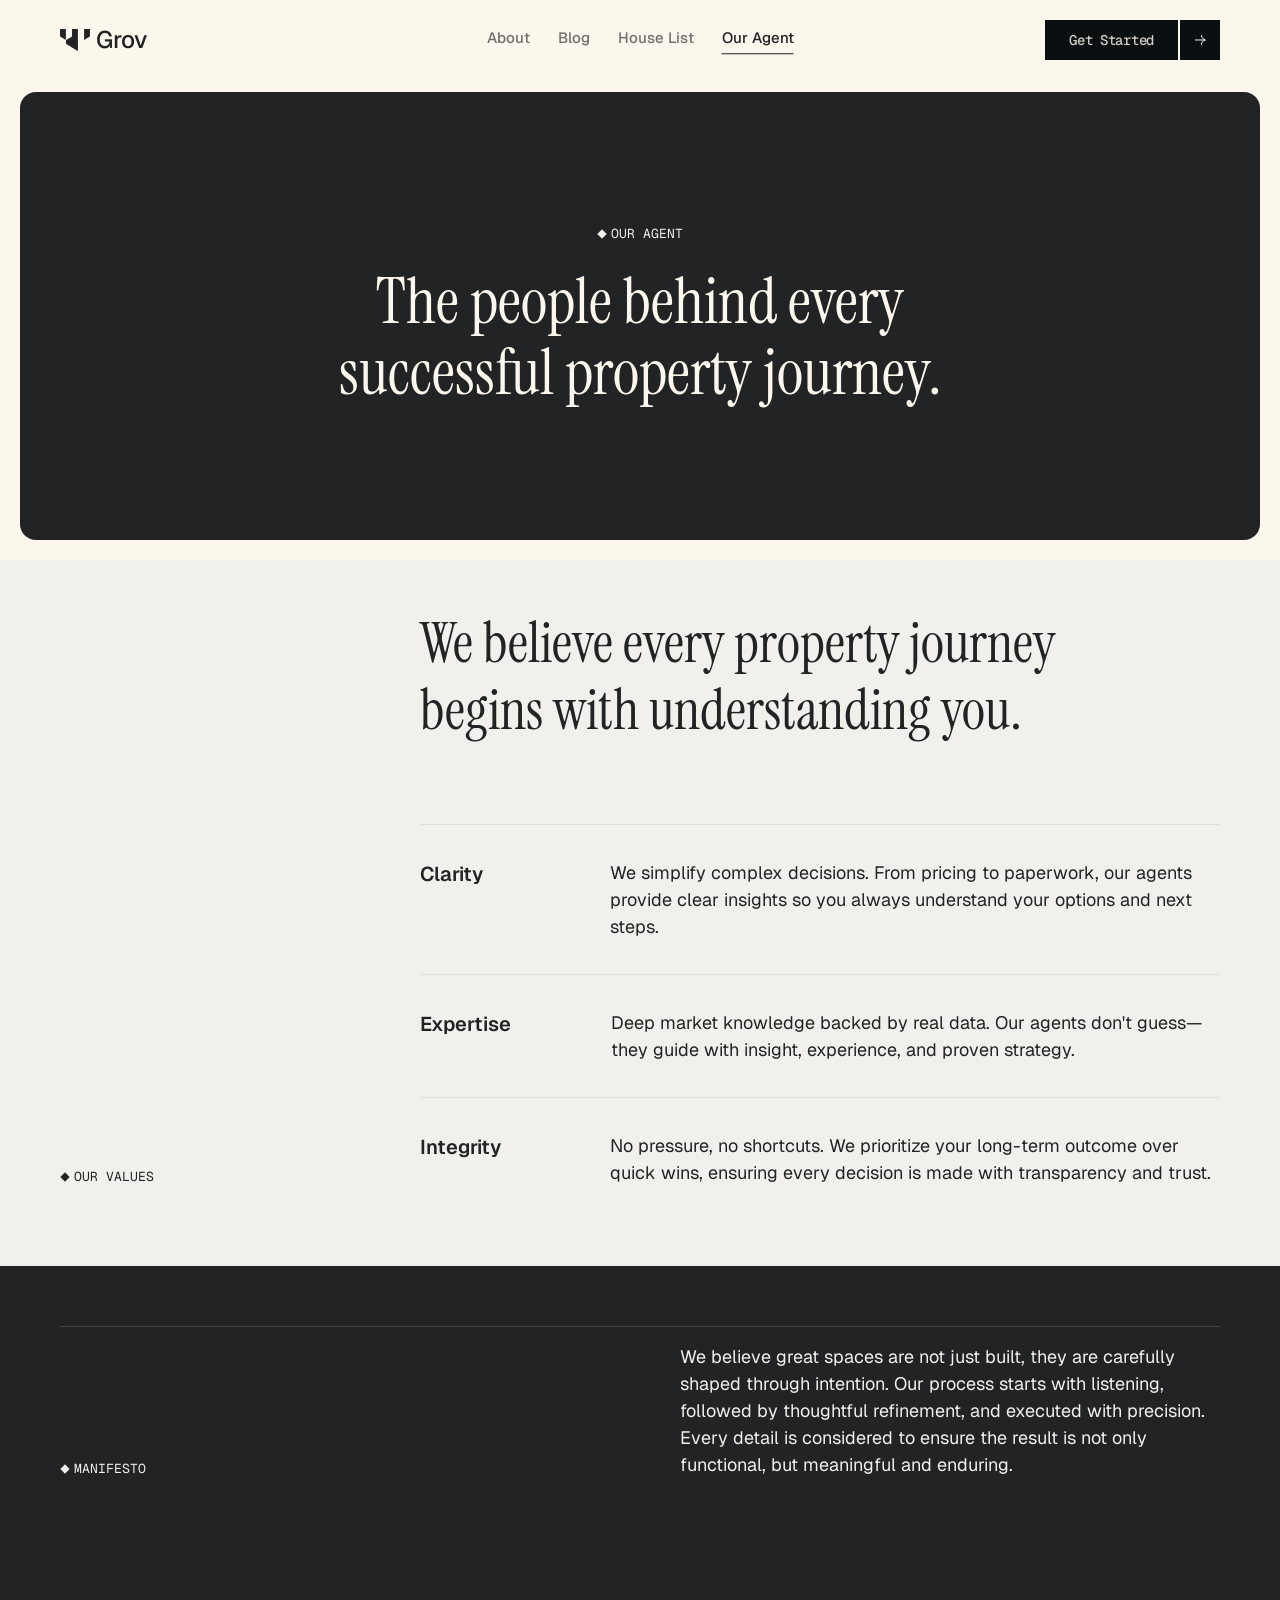
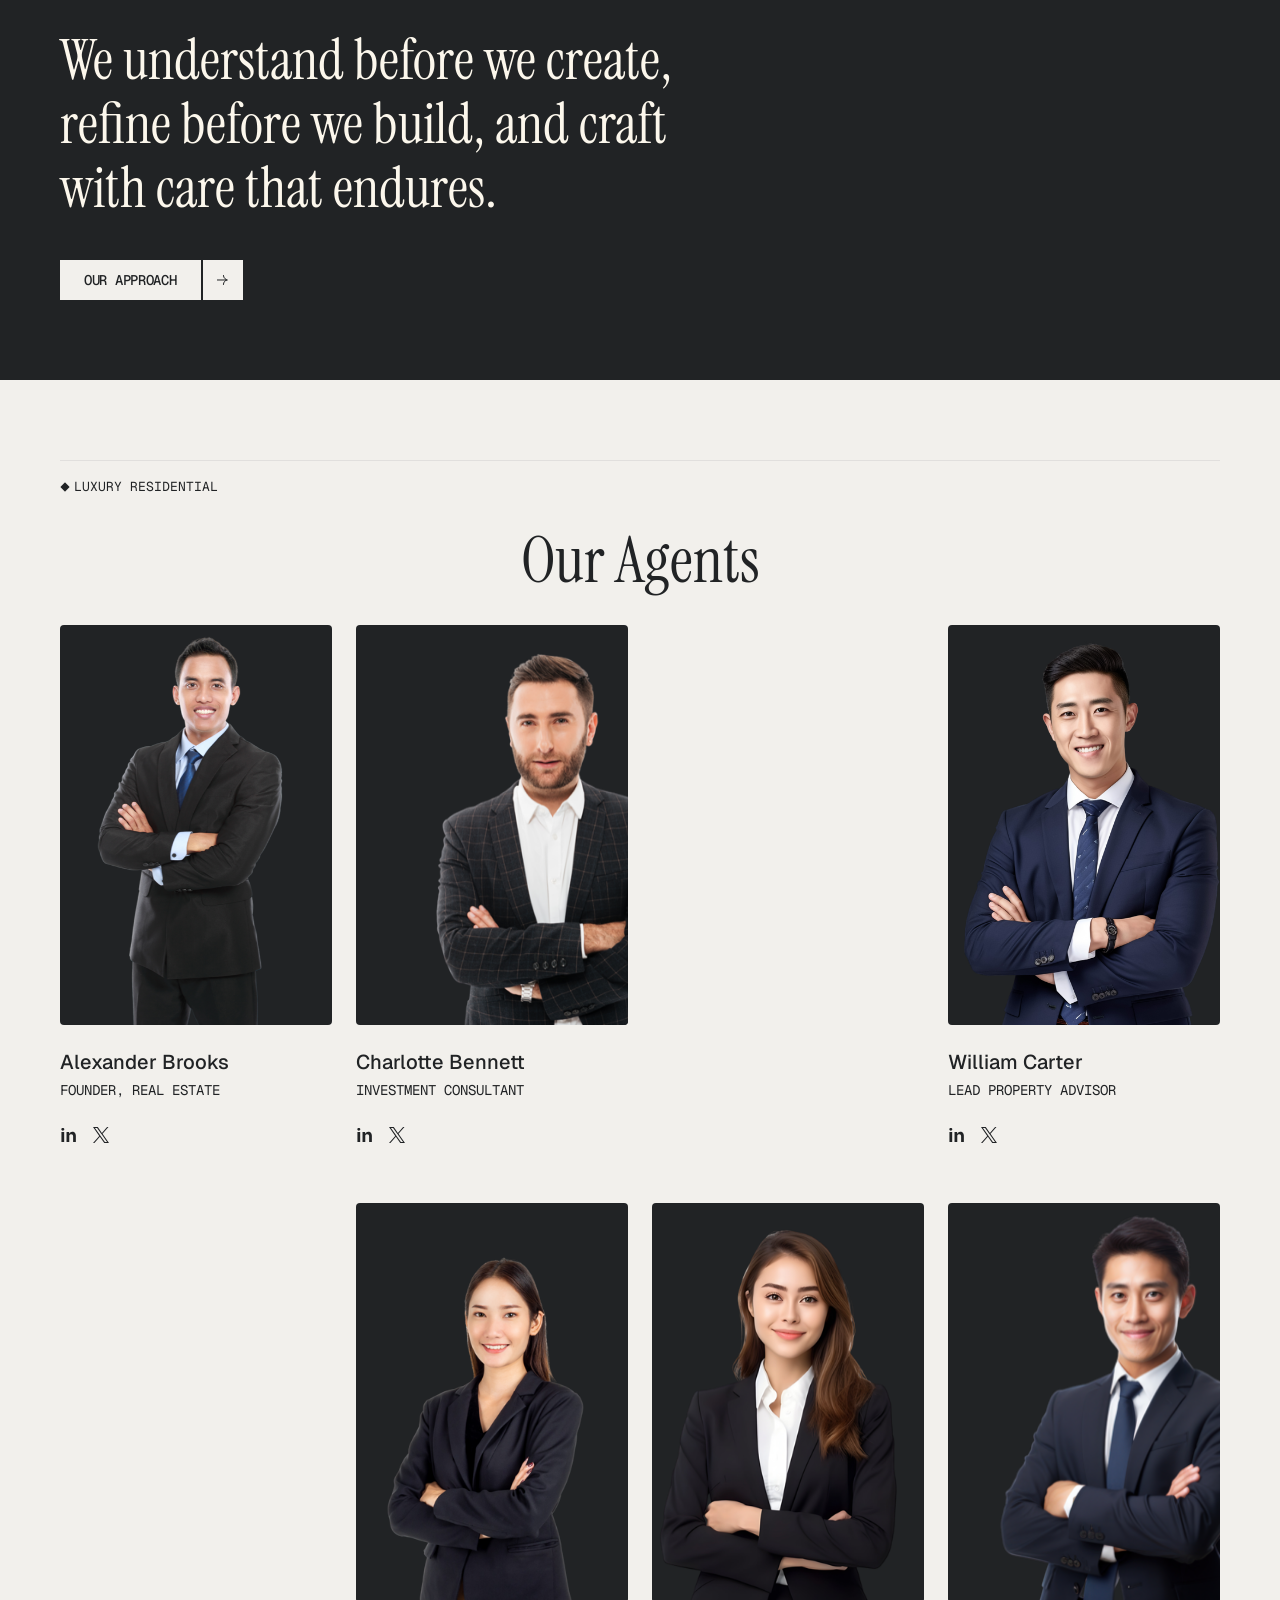
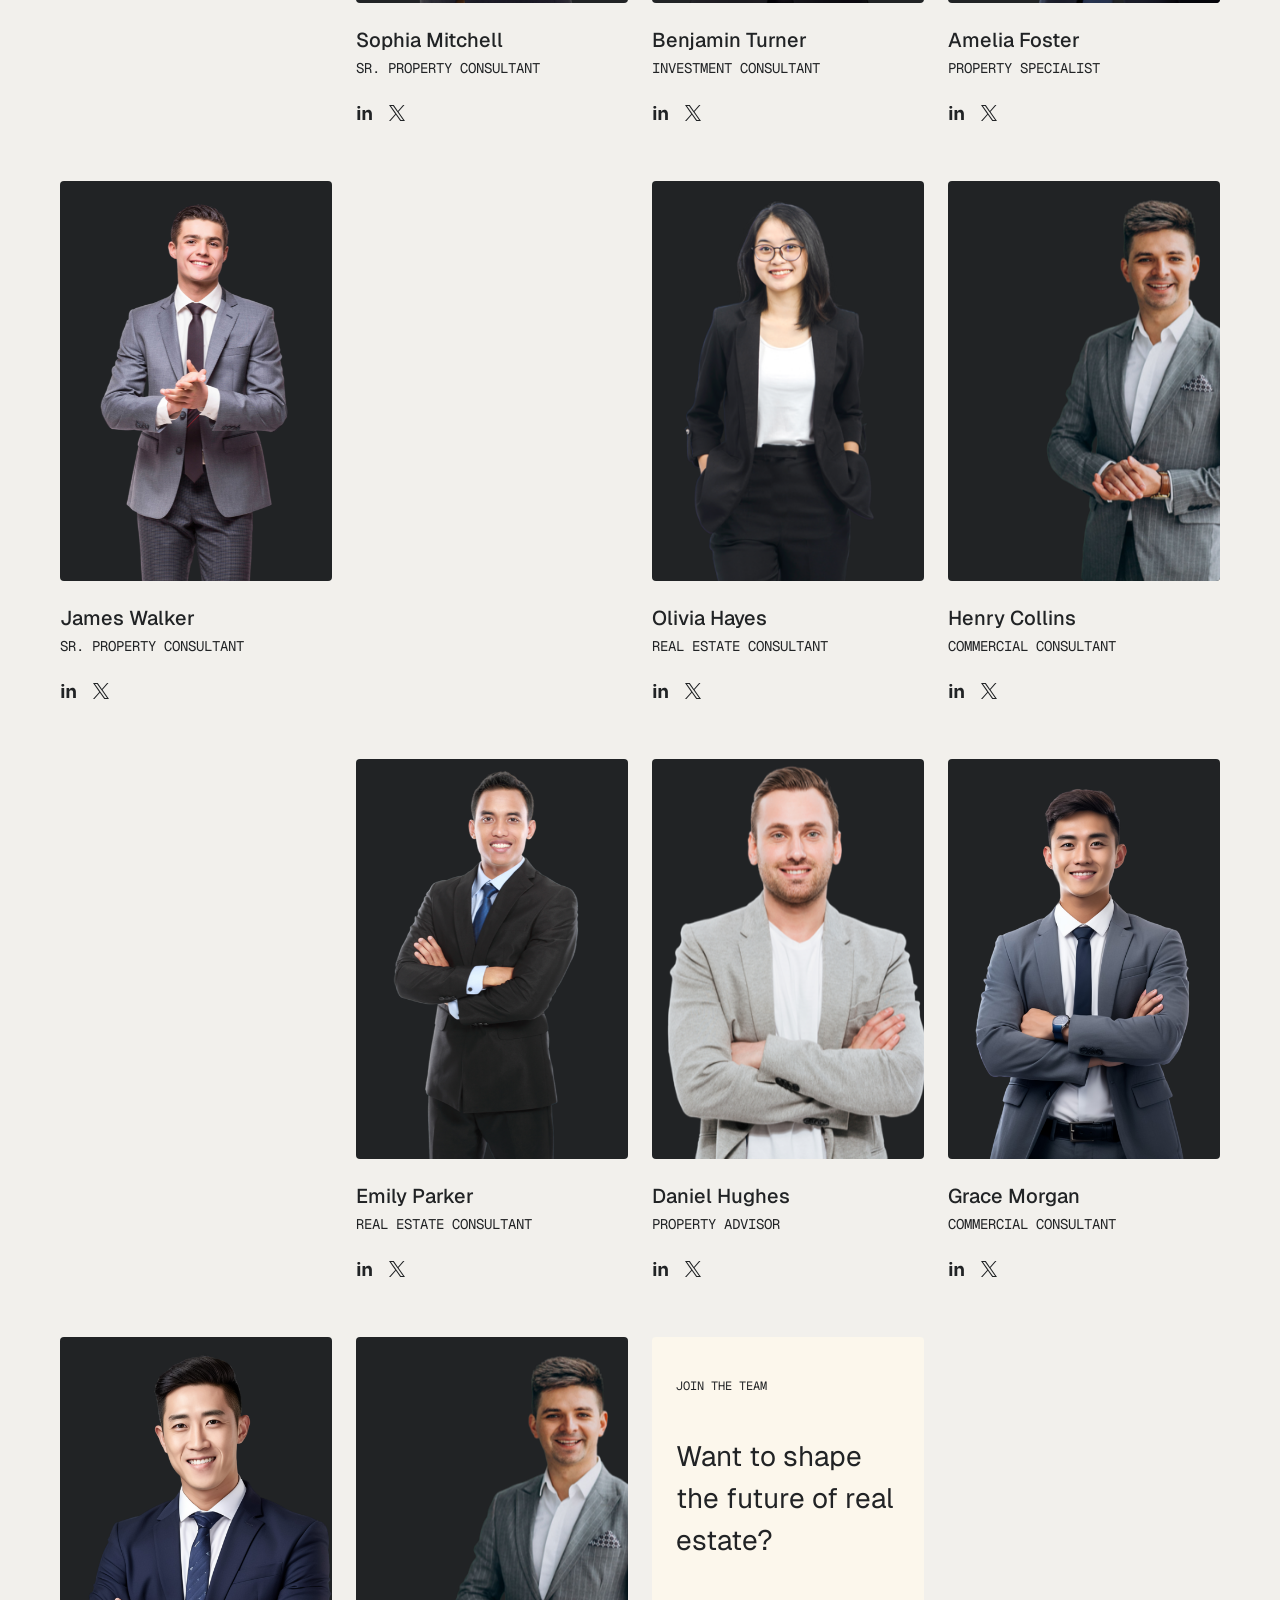
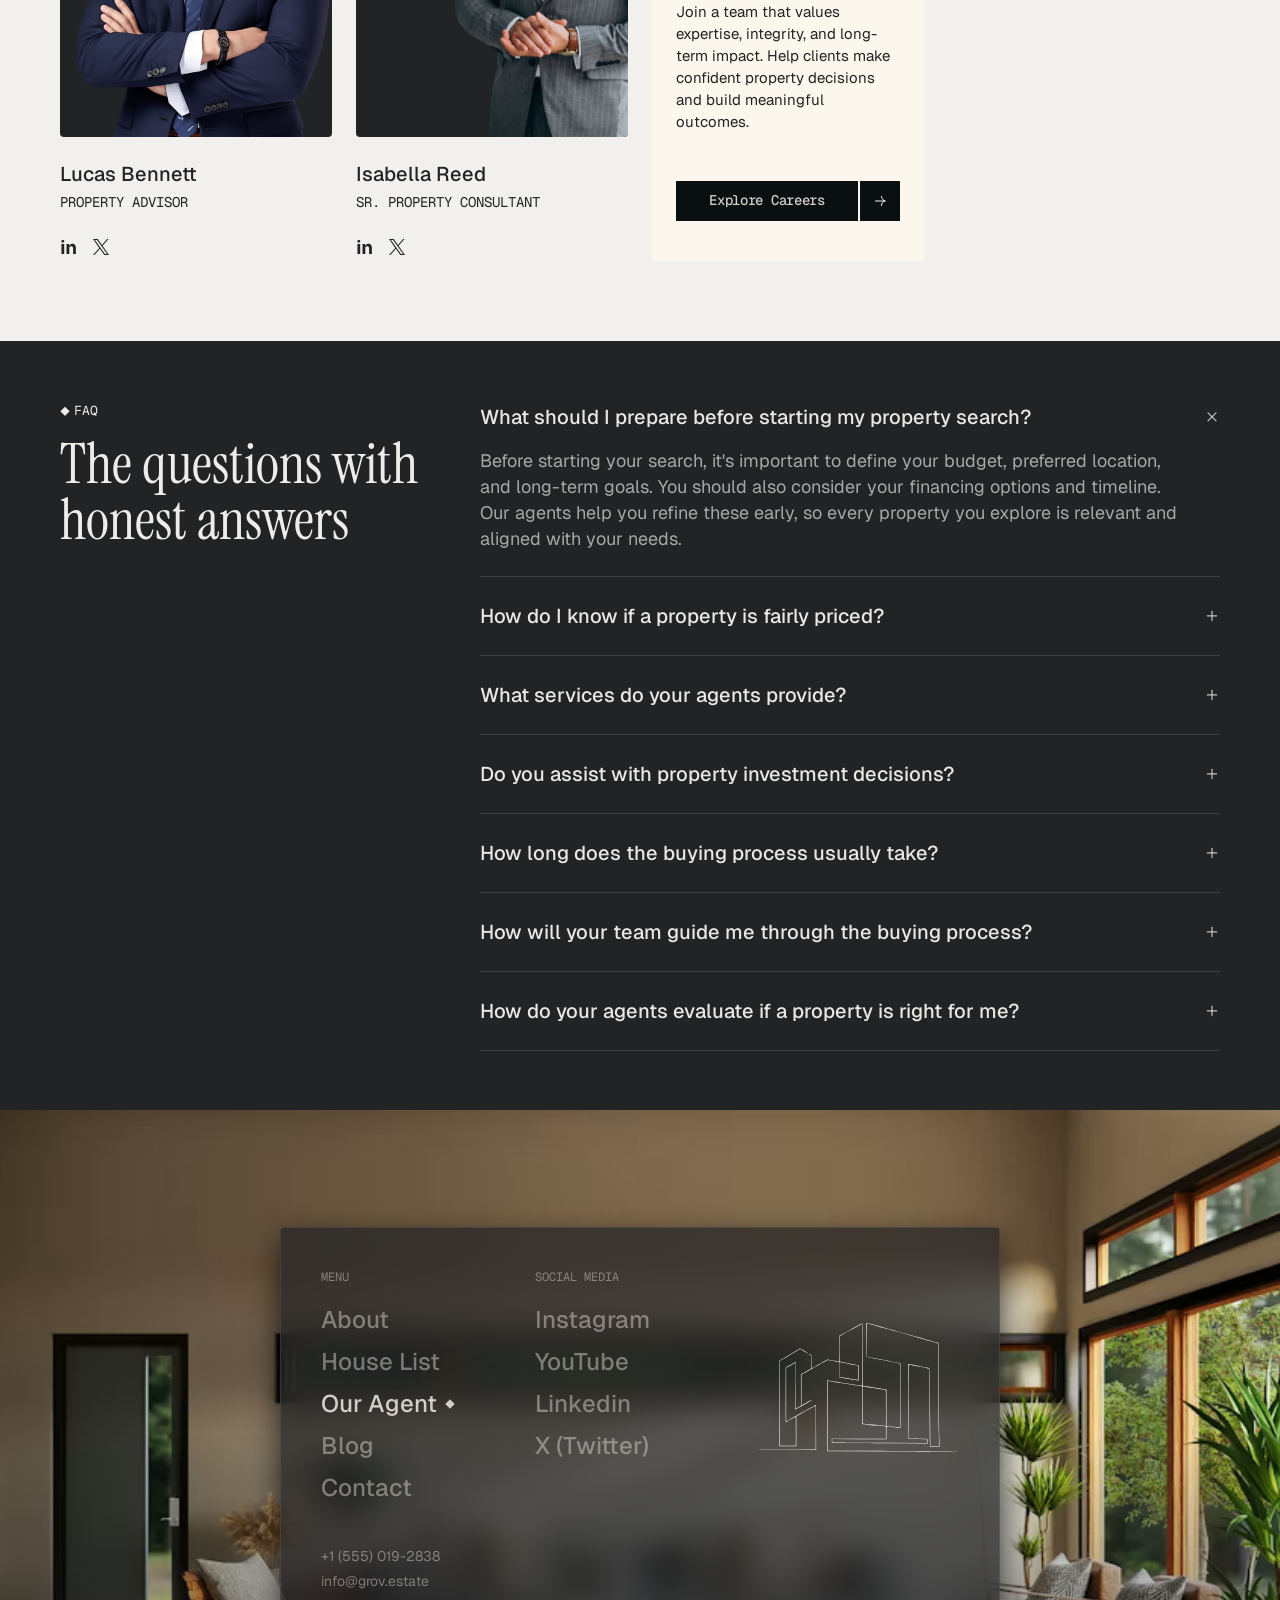
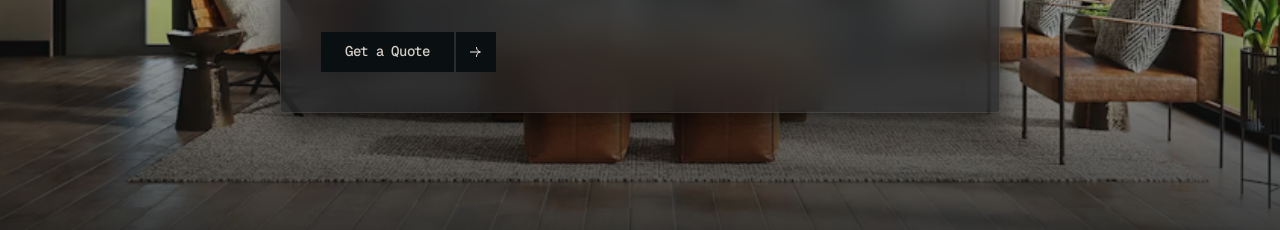
<file: our-agent.html>
<!DOCTYPE html>
<html lang="en">
<head>
<!-- TEMPLATE NOTE: this page contains demo/placeholder content. Search this file for "CUSTOMIZE" to find every spot to update before launch. -->
<meta charset="UTF-8" />
<meta name="viewport" content="width=device-width, initial-scale=1.0" />
<!-- CUSTOMIZE: update the page title and meta description below for your brand and SEO -->
<title>Our Agent — Grov</title>
<meta name="description" content="Meet the people behind every successful property journey — a team defined by clarity, expertise, and integrity." />
<link rel="preconnect" href="https://fonts.googleapis.com" />
<link rel="preconnect" href="https://fonts.gstatic.com" crossorigin />
<link href="https://fonts.googleapis.com/css2?family=Instrument+Serif:ital@0;1&family=Geist:wght@400;500;600&family=Geist+Mono:wght@400;500&display=swap" rel="stylesheet" />
<link rel="stylesheet" href="assets/css/variables.css" />
<link rel="stylesheet" href="assets/css/style.css?v=4" />
<link rel="stylesheet" href="assets/css/module-css/agent-hero.css" />
<link rel="stylesheet" href="assets/css/module-css/our-values.css" />
<link rel="stylesheet" href="assets/css/module-css/manifesto.css" />
<link rel="stylesheet" href="assets/css/module-css/team.css" />
<link rel="stylesheet" href="assets/css/module-css/faq.css?v=3" />
<link rel="stylesheet" href="assets/css/responsive.css?v=4" />
<!-- CUSTOMIZE: no favicon is set for this site — add e.g. <link rel="icon" href="assets/images/favicon.ico" /> here -->
</head>
<body>

<header class="site-header" data-nav-open="false">
  <nav class="nav container" aria-label="Primary">
    <!-- CUSTOMIZE: replace brand name "Grov" and the logo image (assets/images/icons/logo-mark.svg) with your own -->
    <a href="index.html" class="nav__logo" aria-label="Grov home">
      <img src="assets/images/icons/logo-mark.svg" alt="" class="nav__logo-mark" />
      <span class="nav__logo-text">Grov</span>
    </a>

    <div class="nav__drawer" id="primary-menu">
      <ul class="nav__menu">
        <li><a href="about.html" class="nav__item">About</a></li>
        <li><a href="blog.html" class="nav__item">Blog</a></li>
        <li><a href="house-list.html" class="nav__item">House List</a></li>
        <li><a href="our-agent.html" class="nav__item nav__item--active" aria-current="page">Our Agent</a></li>
      </ul>

      <div class="nav__actions">
        <!-- CUSTOMIZE: point this CTA to your real contact method (was a dead "#" link) -->
        <a href="mailto:hello@grov.com" class="btn btn--dark">
          <span class="btn__label">Get Started</span>
          <span class="btn__icon"><img src="assets/images/icons/icon-arrow-right.svg" alt="" /></span>
        </a>
      </div>
    </div>

    <button type="button" class="nav__toggle" aria-expanded="false" aria-controls="primary-menu" aria-label="Toggle navigation menu">
      <span class="nav__toggle-bar"></span>
      <span class="nav__toggle-bar"></span>
      <span class="nav__toggle-bar"></span>
    </button>
  </nav>
</header>

<main>

  <!-- Agent Hero -->
  <!-- CUSTOMIZE: hero headline is generic demo copy - update to reflect your team/agency -->
  <section class="agent-hero">
    <div class="agent-hero__frame">
      <span class="eyebrow eyebrow--on-dark">
        <img src="assets/images/icons/icon-bullet-light.svg" alt="" class="eyebrow__icon" />
        OUR AGENT
      </span>
      <h1 class="agent-hero__title">The people behind every<br />successful property journey.</h1>
    </div>
  </section>

  <!-- Our Values -->
  <section class="values" data-reveal>
    <div class="values__row">
      <span class="eyebrow">
        <img src="assets/images/icons/icon-bullet.svg" alt="" class="eyebrow__icon" />
        OUR VALUES
      </span>

      <div class="values__content">
        <h2 class="values__heading">We believe every property journey<br />begins with understanding you.</h2>

        <ul class="values__list">
          <li class="values__item">
            <span class="values__item-title">Clarity</span>
            <p class="values__item-desc">We simplify complex decisions. From pricing to paperwork, our agents provide clear insights so you always understand your options and next steps.</p>
          </li>
          <li class="values__item">
            <span class="values__item-title">Expertise</span>
            <p class="values__item-desc">Deep market knowledge backed by real data. Our agents don't guess—they guide with insight, experience, and proven strategy.</p>
          </li>
          <li class="values__item">
            <span class="values__item-title">Integrity</span>
            <p class="values__item-desc">No pressure, no shortcuts. We prioritize your long-term outcome over quick wins, ensuring every decision is made with transparency and trust.</p>
          </li>
        </ul>
      </div>
    </div>
  </section>

  <!-- Manifesto -->
  <section class="manifesto" data-reveal>
    <div class="manifesto__top">
      <span class="eyebrow eyebrow--on-dark">
        <img src="assets/images/icons/icon-bullet-light.svg" alt="" class="eyebrow__icon" />
        MANIFESTO
      </span>
      <p class="manifesto__intro">We believe great spaces are not just built, they are carefully shaped through intention. Our process starts with listening, followed by thoughtful refinement, and executed with precision. Every detail is considered to ensure the result is not only functional, but meaningful and enduring.</p>
    </div>

    <div class="manifesto__body">
      <p class="manifesto__quote">We understand before we create, refine before we build, and craft with care that endures.</p>
      <!-- CUSTOMIZE: dead "#" link - point this at a real "our approach" page, or remove -->
      <a href="#" class="btn btn--light">
        <span class="btn__label">OUR APPROACH</span>
        <span class="btn__icon"><img src="assets/images/icons/icon-arrow-right-light.svg" alt="" /></span>
      </a>
    </div>
  </section>

  <!-- Team -->
  <section class="team" data-reveal>
    <div class="team__nav">
      <span class="eyebrow eyebrow--upper">
        <img src="assets/images/icons/icon-bullet.svg" alt="" class="eyebrow__icon" />
        Luxury Residential
      </span>
    </div>

    <h2 class="team__heading">Our Agents</h2>

    <!--
      CUSTOMIZE: all 14 agent cards below (names, roles, headshots, LinkedIn/X
      links which are currently dead "#" links) are fictional demo content.
      Note: the demo only ships 11 unique headshot images for 14 cards, so 3
      photos are intentionally reused (agent-1, agent-4, and agent-10 each
      appear twice) - make sure to supply a unique real photo per real team
      member, and trim/add cards to match your actual headcount.
    -->
    <div class="team__grid">
      <article class="agent-card">
        <div class="agent-card__photo"><img src="assets/images/agents/agent-1.png" alt="Portrait of Alexander Brooks" /></div>
        <div class="agent-card__label">
          <p class="agent-card__name">Alexander Brooks</p>
          <p class="agent-card__role">FOUNDER, REAL ESTATE</p>
        </div>
        <div class="agent-card__socials">
          <a href="#" aria-label="Alexander Brooks on LinkedIn"><img src="assets/images/icons/icon-social-linkedin.svg" alt="" /></a>
          <a href="#" aria-label="Alexander Brooks on X"><img src="assets/images/icons/icon-social-x.svg" alt="" /></a>
        </div>
      </article>

      <article class="agent-card">
        <div class="agent-card__photo"><img src="assets/images/agents/agent-2.png" alt="Portrait of Charlotte Bennett" /></div>
        <div class="agent-card__label">
          <p class="agent-card__name">Charlotte Bennett</p>
          <p class="agent-card__role">Investment Consultant</p>
        </div>
        <div class="agent-card__socials">
          <a href="#" aria-label="Charlotte Bennett on LinkedIn"><img src="assets/images/icons/icon-social-linkedin.svg" alt="" /></a>
          <a href="#" aria-label="Charlotte Bennett on X"><img src="assets/images/icons/icon-social-x.svg" alt="" /></a>
        </div>
      </article>

      <div class="agent-card agent-card--placeholder" aria-hidden="true"></div>

      <article class="agent-card">
        <div class="agent-card__photo"><img src="assets/images/agents/agent-4.png" alt="Portrait of William Carter" /></div>
        <div class="agent-card__label">
          <p class="agent-card__name">William Carter</p>
          <p class="agent-card__role">Lead Property Advisor</p>
        </div>
        <div class="agent-card__socials">
          <a href="#" aria-label="William Carter on LinkedIn"><img src="assets/images/icons/icon-social-linkedin.svg" alt="" /></a>
          <a href="#" aria-label="William Carter on X"><img src="assets/images/icons/icon-social-x.svg" alt="" /></a>
        </div>
      </article>

      <div class="agent-card agent-card--placeholder" aria-hidden="true"></div>

      <article class="agent-card">
        <div class="agent-card__photo"><img src="assets/images/agents/agent-5.png" alt="Portrait of Sophia Mitchell" /></div>
        <div class="agent-card__label">
          <p class="agent-card__name">Sophia Mitchell</p>
          <p class="agent-card__role">Sr. Property Consultant</p>
        </div>
        <div class="agent-card__socials">
          <a href="#" aria-label="Sophia Mitchell on LinkedIn"><img src="assets/images/icons/icon-social-linkedin.svg" alt="" /></a>
          <a href="#" aria-label="Sophia Mitchell on X"><img src="assets/images/icons/icon-social-x.svg" alt="" /></a>
        </div>
      </article>

      <article class="agent-card">
        <div class="agent-card__photo"><img src="assets/images/agents/agent-6.png" alt="Portrait of Benjamin Turner" /></div>
        <div class="agent-card__label">
          <p class="agent-card__name">Benjamin Turner</p>
          <p class="agent-card__role">Investment Consultant</p>
        </div>
        <div class="agent-card__socials">
          <a href="#" aria-label="Benjamin Turner on LinkedIn"><img src="assets/images/icons/icon-social-linkedin.svg" alt="" /></a>
          <a href="#" aria-label="Benjamin Turner on X"><img src="assets/images/icons/icon-social-x.svg" alt="" /></a>
        </div>
      </article>

      <article class="agent-card">
        <div class="agent-card__photo"><img src="assets/images/agents/agent-7.png" alt="Portrait of Amelia Foster" /></div>
        <div class="agent-card__label">
          <p class="agent-card__name">Amelia Foster</p>
          <p class="agent-card__role">Property Specialist</p>
        </div>
        <div class="agent-card__socials">
          <a href="#" aria-label="Amelia Foster on LinkedIn"><img src="assets/images/icons/icon-social-linkedin.svg" alt="" /></a>
          <a href="#" aria-label="Amelia Foster on X"><img src="assets/images/icons/icon-social-x.svg" alt="" /></a>
        </div>
      </article>

      <article class="agent-card">
        <div class="agent-card__photo"><img src="assets/images/agents/agent-8.png" alt="Portrait of James Walker" /></div>
        <div class="agent-card__label">
          <p class="agent-card__name">James Walker</p>
          <p class="agent-card__role">Sr. Property Consultant</p>
        </div>
        <div class="agent-card__socials">
          <a href="#" aria-label="James Walker on LinkedIn"><img src="assets/images/icons/icon-social-linkedin.svg" alt="" /></a>
          <a href="#" aria-label="James Walker on X"><img src="assets/images/icons/icon-social-x.svg" alt="" /></a>
        </div>
      </article>

      <div class="agent-card agent-card--placeholder" aria-hidden="true"></div>

      <article class="agent-card">
        <div class="agent-card__photo"><img src="assets/images/agents/agent-9.png" alt="Portrait of Olivia Hayes" /></div>
        <div class="agent-card__label">
          <p class="agent-card__name">Olivia Hayes</p>
          <p class="agent-card__role">Real Estate Consultant</p>
        </div>
        <div class="agent-card__socials">
          <a href="#" aria-label="Olivia Hayes on LinkedIn"><img src="assets/images/icons/icon-social-linkedin.svg" alt="" /></a>
          <a href="#" aria-label="Olivia Hayes on X"><img src="assets/images/icons/icon-social-x.svg" alt="" /></a>
        </div>
      </article>

      <article class="agent-card">
        <div class="agent-card__photo"><img src="assets/images/agents/agent-10.png" alt="Portrait of Henry Collins" /></div>
        <div class="agent-card__label">
          <p class="agent-card__name">Henry Collins</p>
          <p class="agent-card__role">Commercial Consultant</p>
        </div>
        <div class="agent-card__socials">
          <a href="#" aria-label="Henry Collins on LinkedIn"><img src="assets/images/icons/icon-social-linkedin.svg" alt="" /></a>
          <a href="#" aria-label="Henry Collins on X"><img src="assets/images/icons/icon-social-x.svg" alt="" /></a>
        </div>
      </article>

      <div class="agent-card agent-card--placeholder" aria-hidden="true"></div>

      <article class="agent-card">
        <div class="agent-card__photo"><img src="assets/images/agents/agent-1.png" alt="Portrait of Emily Parker" /></div>
        <div class="agent-card__label">
          <p class="agent-card__name">Emily Parker</p>
          <p class="agent-card__role">Real Estate Consultant</p>
        </div>
        <div class="agent-card__socials">
          <a href="#" aria-label="Emily Parker on LinkedIn"><img src="assets/images/icons/icon-social-linkedin.svg" alt="" /></a>
          <a href="#" aria-label="Emily Parker on X"><img src="assets/images/icons/icon-social-x.svg" alt="" /></a>
        </div>
      </article>

      <article class="agent-card">
        <div class="agent-card__photo"><img src="assets/images/agents/agent-11.png" alt="Portrait of Daniel Hughes" /></div>
        <div class="agent-card__label">
          <p class="agent-card__name">Daniel Hughes</p>
          <p class="agent-card__role">Property Advisor</p>
        </div>
        <div class="agent-card__socials">
          <a href="#" aria-label="Daniel Hughes on LinkedIn"><img src="assets/images/icons/icon-social-linkedin.svg" alt="" /></a>
          <a href="#" aria-label="Daniel Hughes on X"><img src="assets/images/icons/icon-social-x.svg" alt="" /></a>
        </div>
      </article>

      <article class="agent-card">
        <div class="agent-card__photo"><img src="assets/images/agents/agent-12.png" alt="Portrait of Grace Morgan" /></div>
        <div class="agent-card__label">
          <p class="agent-card__name">Grace Morgan</p>
          <p class="agent-card__role">Commercial Consultant</p>
        </div>
        <div class="agent-card__socials">
          <a href="#" aria-label="Grace Morgan on LinkedIn"><img src="assets/images/icons/icon-social-linkedin.svg" alt="" /></a>
          <a href="#" aria-label="Grace Morgan on X"><img src="assets/images/icons/icon-social-x.svg" alt="" /></a>
        </div>
      </article>

      <article class="agent-card">
        <div class="agent-card__photo"><img src="assets/images/agents/agent-4.png" alt="Portrait of Lucas Bennett" /></div>
        <div class="agent-card__label">
          <p class="agent-card__name">Lucas Bennett</p>
          <p class="agent-card__role">Property Advisor</p>
        </div>
        <div class="agent-card__socials">
          <a href="#" aria-label="Lucas Bennett on LinkedIn"><img src="assets/images/icons/icon-social-linkedin.svg" alt="" /></a>
          <a href="#" aria-label="Lucas Bennett on X"><img src="assets/images/icons/icon-social-x.svg" alt="" /></a>
        </div>
      </article>

      <article class="agent-card">
        <div class="agent-card__photo"><img src="assets/images/agents/agent-10.png" alt="Portrait of Isabella Reed" /></div>
        <div class="agent-card__label">
          <p class="agent-card__name">Isabella Reed</p>
          <p class="agent-card__role">Sr. Property Consultant</p>
        </div>
        <div class="agent-card__socials">
          <a href="#" aria-label="Isabella Reed on LinkedIn"><img src="assets/images/icons/icon-social-linkedin.svg" alt="" /></a>
          <a href="#" aria-label="Isabella Reed on X"><img src="assets/images/icons/icon-social-x.svg" alt="" /></a>
        </div>
      </article>

      <article class="agent-card agent-card--cta">
        <p class="agent-card__cta-label">JOIN THE TEAM</p>
        <p class="agent-card__cta-heading">Want to shape the future of real estate?</p>
        <p class="agent-card__cta-desc">Join a team that values expertise, integrity, and long-term impact. Help clients make confident property decisions and build meaningful outcomes.</p>
        <!-- CUSTOMIZE: was a dead "#" link - now points to a placeholder careers email, replace with your real contact -->
        <a href="mailto:careers@grov.estate" class="btn btn--dark agent-card__cta-btn">
          <span class="btn__label">Explore Careers</span>
          <span class="btn__icon"><img src="assets/images/icons/icon-arrow-right.svg" alt="" /></span>
        </a>
      </article>

      <div class="agent-card agent-card--placeholder" aria-hidden="true"></div>
    </div>
  </section>

  <!-- FAQ -->
  <section class="faq faq--dark" aria-label="Frequently asked questions" data-reveal>
    <div class="faq__title">
      <span class="eyebrow eyebrow--on-dark">
        <img src="assets/images/icons/icon-bullet-light.svg" alt="" class="eyebrow__icon" />
        FAQ
      </span>
      <h2 class="faq__heading">The questions with<br />honest answers</h2>
    </div>

    <!-- CUSTOMIZE: review these FAQ answers and update any specifics (fees, timelines, process, e.g. the "30 to 60 days" buying-process estimate below) to match your actual business -->
    <div class="faq__list">
      <div class="faq-item" data-open="true">
        <button type="button" class="faq-item__question" aria-expanded="true">
          What should I prepare before starting my property search?
          <img src="assets/images/icons/icon-faq-plus-light.svg" alt="" class="faq-item__icon faq-item__icon--plus" />
          <img src="assets/images/icons/icon-faq-close-light.svg" alt="" class="faq-item__icon faq-item__icon--minus" />
        </button>
        <div class="faq-item__answer">
          <div class="faq-item__answer-inner">
            <p>Before starting your search, it's important to define your budget, preferred location, and long-term goals. You should also consider your financing options and timeline. Our agents help you refine these early, so every property you explore is relevant and aligned with your needs.</p>
          </div>
        </div>
      </div>

      <div class="faq-item" data-open="false">
        <button type="button" class="faq-item__question" aria-expanded="false">
          How do I know if a property is fairly priced?
          <img src="assets/images/icons/icon-faq-plus-light.svg" alt="" class="faq-item__icon faq-item__icon--plus" />
          <img src="assets/images/icons/icon-faq-close-light.svg" alt="" class="faq-item__icon faq-item__icon--minus" />
        </button>
        <div class="faq-item__answer">
          <div class="faq-item__answer-inner">
            <p>Our agents run a comparative market analysis against recent local sales, so you can see exactly how a listing stacks up before making an offer.</p>
          </div>
        </div>
      </div>

      <div class="faq-item" data-open="false">
        <button type="button" class="faq-item__question" aria-expanded="false">
          What services do your agents provide?
          <img src="assets/images/icons/icon-faq-plus-light.svg" alt="" class="faq-item__icon faq-item__icon--plus" />
          <img src="assets/images/icons/icon-faq-close-light.svg" alt="" class="faq-item__icon faq-item__icon--minus" />
        </button>
        <div class="faq-item__answer">
          <div class="faq-item__answer-inner">
            <p>From search and viewings to negotiation, financing referrals, and closing paperwork, our agents guide you through every step of the process.</p>
          </div>
        </div>
      </div>

      <div class="faq-item" data-open="false">
        <button type="button" class="faq-item__question" aria-expanded="false">
          Do you assist with property investment decisions?
          <img src="assets/images/icons/icon-faq-plus-light.svg" alt="" class="faq-item__icon faq-item__icon--plus" />
          <img src="assets/images/icons/icon-faq-close-light.svg" alt="" class="faq-item__icon faq-item__icon--minus" />
        </button>
        <div class="faq-item__answer">
          <div class="faq-item__answer-inner">
            <p>Yes — we help evaluate rental yield, growth potential, and risk so you can make confident, data-informed investment decisions.</p>
          </div>
        </div>
      </div>

      <div class="faq-item" data-open="false">
        <button type="button" class="faq-item__question" aria-expanded="false">
          How long does the buying process usually take?
          <img src="assets/images/icons/icon-faq-plus-light.svg" alt="" class="faq-item__icon faq-item__icon--plus" />
          <img src="assets/images/icons/icon-faq-close-light.svg" alt="" class="faq-item__icon faq-item__icon--minus" />
        </button>
        <div class="faq-item__answer">
          <div class="faq-item__answer-inner">
            <p>Most purchases close within 30 to 60 days of an accepted offer, though timelines vary depending on financing and inspection contingencies.</p>
          </div>
        </div>
      </div>

      <div class="faq-item" data-open="false">
        <button type="button" class="faq-item__question" aria-expanded="false">
          How will your team guide me through the buying process?
          <img src="assets/images/icons/icon-faq-plus-light.svg" alt="" class="faq-item__icon faq-item__icon--plus" />
          <img src="assets/images/icons/icon-faq-close-light.svg" alt="" class="faq-item__icon faq-item__icon--minus" />
        </button>
        <div class="faq-item__answer">
          <div class="faq-item__answer-inner">
            <p>You'll have a dedicated agent as your single point of contact, coordinating viewings, paperwork, and communication with sellers on your behalf.</p>
          </div>
        </div>
      </div>

      <div class="faq-item" data-open="false">
        <button type="button" class="faq-item__question" aria-expanded="false">
          How do your agents evaluate if a property is right for me?
          <img src="assets/images/icons/icon-faq-plus-light.svg" alt="" class="faq-item__icon faq-item__icon--plus" />
          <img src="assets/images/icons/icon-faq-close-light.svg" alt="" class="faq-item__icon faq-item__icon--minus" />
        </button>
        <div class="faq-item__answer">
          <div class="faq-item__answer-inner">
            <p>We match listings against your budget, lifestyle needs, and long-term goals, so every property we show is genuinely worth your time.</p>
          </div>
        </div>
      </div>
    </div>
  </section>

</main>

<footer class="site-footer">
  <img src="assets/images/footer/footer-bg.png" alt="Living room interior with large windows opening to a green garden" class="site-footer__bg" />
  <div class="site-footer__overlay"></div>

  <div class="footer-card">
    <div class="footer-card__top">
      <div>
        <p class="footer-card__col-label">MENU</p>
        <nav class="footer-card__menu" aria-label="Footer">
          <a href="about.html" class="footer-card__link">About</a>
          <a href="house-list.html" class="footer-card__link">House List</a>
          <a href="our-agent.html" class="footer-card__link footer-card__link--active">Our Agent <img src="assets/images/icons/icon-dropdown-active.svg" alt="" /></a>
          <a href="blog.html" class="footer-card__link">Blog</a>
          <!-- CUSTOMIZE: replace mailto:hello@grov.com everywhere on this site with your real contact email -->
          <a href="mailto:hello@grov.com" class="footer-card__link">Contact</a>
        </nav>
      </div>
      <div>
        <!-- CUSTOMIZE: these social links are placeholder bare-domain URLs (instagram.com/, youtube.com/, etc.) — replace with your real profile URLs -->
        <p class="footer-card__col-label">SOCIAL MEDIA</p>
        <nav class="footer-card__menu" aria-label="Social media">
          <a href="https://instagram.com/" class="footer-card__link" target="_blank" rel="noopener">Instagram</a>
          <a href="https://youtube.com/" class="footer-card__link" target="_blank" rel="noopener">YouTube</a>
          <a href="https://linkedin.com/" class="footer-card__link" target="_blank" rel="noopener">Linkedin</a>
          <a href="https://x.com/" class="footer-card__link" target="_blank" rel="noopener">X (Twitter)</a>
        </nav>
      </div>
      <div class="footer-card__illustration">
        <img src="assets/images/icons/illustration-building.svg" alt="" />
      </div>
    </div>

    <!-- CUSTOMIZE: replace with your real phone number and a real contact email (currently placeholder demo values) -->
    <div class="footer-card__contact">
      <div class="footer-card__contact-group">
        <a href="tel:+15550192838">+1 (555) 019-2838</a>
        <a href="mailto:info@grov.estate">info@grov.estate</a>
      </div>
    </div>

    <a href="mailto:hello@grov.com" class="btn btn--dark">
      <span class="btn__label">Get a Quote</span>
      <span class="btn__icon"><img src="assets/images/icons/icon-arrow-right.svg" alt="" /></span>
    </a>
  </div>
</footer>

<script src="assets/js/vendor/gsap.min.js"></script>
<script src="assets/js/main.js?v=4"></script>
</body>
</html>
</file>
<file: assets/css/variables.css>
/* CUSTOMIZE: this file is the site's single theming source - swap the color tokens, fonts, and spacing scale below to rebrand the entire template from one place */
:root {
  /* ---- Color tokens ---- */
  --color-cream: #fcf7ec;
  --color-warm-gray: #f2f0ec;
  --color-off-white: #fafafa;
  --color-ink: #212325;
  --color-ink-08: rgba(33, 35, 37, 0.08);
  --color-ink-12: rgba(33, 35, 37, 0.12);
  --color-ink-25: rgba(33, 35, 37, 0.25);
  --color-ink-64: rgba(33, 35, 37, 0.64);
  --color-ink-68: rgba(33, 35, 37, 0.68);
  --color-ink-80: rgba(33, 35, 37, 0.8);
  --color-cream-08: rgba(252, 247, 236, 0.08);
  --color-cream-68: rgba(252, 247, 236, 0.68);
  --color-black-blue: #0a1012;
  --color-black-blue-30: rgba(10, 16, 18, 0.3);
  --color-taupe: #d4cec6;
  --color-taupe-10: rgba(212, 206, 198, 0.1);
  --color-taupe-20: rgba(212, 206, 198, 0.2);
  --color-taupe-25: rgba(212, 206, 198, 0.25);
  --color-taupe-48: rgba(212, 206, 198, 0.48);
  --color-taupe-50: rgba(212, 206, 198, 0.5);
  --color-overlay-from: rgba(18, 18, 18, 0);
  --color-overlay-to: rgba(18, 18, 18, 0.8);
  --color-white-16: rgba(255, 255, 255, 0.16);
  --color-black-08: rgba(0, 0, 0, 0.08);
  --color-black-20: rgba(0, 0, 0, 0.2);
  --color-black-25: rgba(0, 0, 0, 0.25);
  --color-warm-gray-68: rgba(242, 240, 236, 0.68);
  --color-warm-gray-15: rgba(242, 240, 236, 0.15);

  /* ---- Typography ---- */
  --font-serif: "Instrument Serif", Georgia, "Times New Roman", serif;
  --font-sans: "Geist", -apple-system, BlinkMacSystemFont, "Segoe UI", sans-serif;
  --font-mono: "Geist Mono", "SFMono-Regular", Consolas, "Liberation Mono", monospace;

  --fs-h1: 80px;
  --fs-h2: 64px;
  --fs-h3: 56px;
  --fs-h4: 48px;
  --fs-h5: 32px;
  --fs-h5-sm: 28px;
  --fs-h6: 24px;
  --fs-h6-sm: 22px;
  --fs-body-lg: 18px;
  --fs-body: 16px;
  --fs-body-sm: 14px;
  --fs-eyebrow: 13px;
  --fs-mono-sm: 12px;

  --lh-heading: 1.1;
  --lh-body: 1.5;

  /* ---- Spacing scale (from Figma section paddings) ---- */
  --space-2xs: 4px;
  --space-xs: 8px;
  --space-sm: 12px;
  --space-md: 16px;
  --space-lg: 20px;
  --space-xl: 24px;
  --space-2xl: 32px;
  --space-3xl: 40px;
  --space-4xl: 48px;
  --space-5xl: 56px;
  --space-6xl: 60px;
  --space-7xl: 80px;
  --space-8xl: 100px;

  /* ---- Layout ---- */
  --container-max: 1440px;
  --container-pad: 60px;
  --radius-sm: 4px;
  --radius-md: 6px;
  --radius-lg: 12px;
  --radius-xl: 16px;
  --radius-pill: 999px;
}
</file>
<file: assets/css/style.css>
/* ==========================================================================
   Reset & base
   ========================================================================== */
*,
*::before,
*::after {
  box-sizing: border-box;
  margin: 0;
  padding: 0;
}

html {
  scroll-behavior: smooth;
}

body {
  font-family: var(--font-sans);
  font-size: var(--fs-body);
  line-height: var(--lh-body);
  color: var(--color-ink);
  background-color: var(--color-cream);
  -webkit-font-smoothing: antialiased;
}

img {
  display: block;
  max-width: 100%;
}

a {
  color: inherit;
  text-decoration: none;
}

ul {
  list-style: none;
}

button {
  font: inherit;
  color: inherit;
  background: none;
  border: none;
  cursor: pointer;
}

h1, h2, h3, h4, h5, h6, p {
  font-weight: 400;
}

.container {
  max-width: var(--container-max);
  margin-inline: auto;
  padding-inline: var(--container-pad);
}

.visually-hidden {
  position: absolute;
  width: 1px;
  height: 1px;
  overflow: hidden;
  clip: rect(0 0 0 0);
  white-space: nowrap;
}

.mobile-break {
  display: none;
}

/* ---- Shared eyebrow label ---- */
.eyebrow {
  display: inline-flex;
  align-items: center;
  gap: var(--space-2xs);
  font-family: var(--font-mono);
  font-size: var(--fs-eyebrow);
  letter-spacing: 0;
}

.eyebrow__icon {
  width: 10px;
  height: 10px;
  flex-shrink: 0;
}

/* ---- Shared button ---- */
.btn {
  display: inline-flex;
  align-items: stretch;
  gap: 2px;
  transition: gap 0.25s ease;
}

.btn:hover {
  gap: 8px;
}

.btn__label {
  display: inline-flex;
  align-items: center;
  justify-content: center;
  height: 40px;
  padding: 8px 24px;
  font-family: var(--font-mono);
  font-weight: 500;
  font-size: var(--fs-body-sm);
  letter-spacing: -0.02em;
  white-space: nowrap;
}

.btn__icon {
  display: inline-flex;
  align-items: center;
  justify-content: center;
  width: 40px;
  height: 40px;
  flex-shrink: 0;
}

.btn__icon img {
  width: 11px;
  height: 10px;
}

.btn--dark .btn__label,
.btn--dark .btn__icon {
  background-color: var(--color-black-blue);
  color: var(--color-taupe);
}

.btn--light .btn__label,
.btn--light .btn__icon {
  background-color: var(--color-warm-gray);
  color: var(--color-ink);
}

.btn--taupe .btn__label,
.btn--taupe .btn__icon {
  background-color: var(--color-taupe);
  color: var(--color-ink);
}

.btn--outline {
  border: 1px solid var(--color-black-blue-30);
  width: 40px;
  height: 40px;
  align-items: center;
  justify-content: center;
  display: inline-flex;
}

.btn--outline img {
  width: 11px;
  height: 10px;
}

/* Feature icon row (beds / baths / sqft) */
.spec-list {
  display: flex;
  gap: var(--space-lg);
  align-items: center;
  flex-wrap: wrap;
}

.spec-list__item {
  display: flex;
  align-items: center;
  gap: var(--space-xs);
  font-size: var(--fs-body);
}

.spec-list__icon {
  width: 20px;
  height: 14px;
  object-fit: contain;
}

/* ==========================================================================
   Header / Navigation
   ========================================================================== */
.site-header {
  background-color: var(--color-cream);
  position: relative;
  z-index: 100;
}

.nav {
  display: flex;
  align-items: center;
  justify-content: space-between;
  position: relative;
  height: 80px;
  padding-block: 14px;
}

.nav__logo {
  display: flex;
  align-items: center;
  gap: 6px;
}

.nav__logo-mark {
  width: 29.5px;
  height: 22px;
}

.nav__logo-text {
  font-family: var(--font-sans);
  font-weight: 500;
  font-size: 24px;
  color: var(--color-ink);
}

.nav__drawer {
  display: contents;
}

.nav__menu {
  display: flex;
  align-items: center;
  gap: 28px;
  position: absolute;
  left: 50%;
  top: 50%;
  transform: translate(-50%, -50%);
}

.nav__item {
  display: inline-flex;
  align-items: center;
  gap: 4px;
  font-weight: 500;
  font-size: 15px;
  color: var(--color-ink-64);
  position: relative;
  padding-bottom: 4px;
  transition: color 0.25s ease;
}

.nav__item::after {
  content: "";
  position: absolute;
  left: 0;
  bottom: 0;
  width: 100%;
  height: 1px;
  background-color: var(--color-ink);
  transform: scaleX(0);
  transform-origin: left;
  transition: transform 0.25s ease;
}

.nav__item:hover {
  color: var(--color-ink);
}

.nav__item:hover::after,
.nav__item--active::after {
  transform: scaleX(1);
}

.nav__item--active {
  color: var(--color-ink);
}

.nav__item-icon {
  width: 12px;
  height: 12px;
}

.nav__actions {
  display: flex;
  align-items: center;
}

.nav__toggle {
  display: none;
  width: 40px;
  height: 40px;
  align-items: center;
  justify-content: center;
  flex-direction: column;
  gap: 5px;
}

.nav__toggle-bar {
  width: 22px;
  height: 2px;
  background-color: var(--color-ink);
  transition: transform 0.3s ease, opacity 0.3s ease;
}

.nav__toggle[aria-expanded="true"] .nav__toggle-bar:nth-child(1) {
  transform: translateY(7px) rotate(45deg);
}

.nav__toggle[aria-expanded="true"] .nav__toggle-bar:nth-child(2) {
  opacity: 0;
}

.nav__toggle[aria-expanded="true"] .nav__toggle-bar:nth-child(3) {
  transform: translateY(-7px) rotate(-45deg);
}

/* ==========================================================================
   Footer
   ========================================================================== */
.site-footer {
  position: relative;
  height: 720px;
  overflow: hidden;
}

.site-footer__bg {
  position: absolute;
  inset: 0;
  width: 100%;
  height: 100%;
  object-fit: cover;
}

.site-footer__overlay {
  position: absolute;
  inset: 0;
  background: linear-gradient(to bottom, var(--color-overlay-from) 45%, var(--color-overlay-to));
}

.footer-card {
  position: absolute;
  top: 50%;
  left: 50%;
  transform: translate(-50%, -50%);
  background-color: rgba(33, 35, 37, 0.7);
  backdrop-filter: blur(16px);
  border: 0.5px solid var(--color-taupe-10);
  border-radius: var(--radius-sm);
  box-shadow: 0 12px 32px rgba(0, 0, 0, 0.7);
  padding: var(--space-3xl);
  display: flex;
  flex-direction: column;
  gap: var(--space-3xl);
  width: min(90vw, 720px);
}

.footer-card__top {
  display: flex;
  gap: var(--space-7xl);
  flex-wrap: wrap;
}

.footer-card__col-label {
  font-family: var(--font-mono);
  font-size: var(--fs-mono-sm);
  color: var(--color-taupe-50);
  margin-bottom: var(--space-md);
}

.footer-card__menu {
  display: flex;
  flex-direction: column;
  gap: 6px;
}

.footer-card__link {
  font-weight: 500;
  font-size: var(--fs-h6);
  color: var(--color-taupe-50);
  transition: color 0.2s ease;
}

.footer-card__link:hover {
  color: var(--color-taupe);
}

.footer-card__link--active {
  color: var(--color-taupe);
  display: inline-flex;
  align-items: center;
  gap: var(--space-xs);
}

.footer-card__link--active img {
  width: 10px;
  height: 10px;
}

.footer-card__illustration {
  margin-left: auto;
  align-self: center;
}

.footer-card__illustration img {
  width: 200px;
  height: auto;
  transform: scaleY(-1);
}

.footer-card__contact {
  display: flex;
  gap: var(--space-3xl);
  font-size: var(--fs-body-sm);
  color: var(--color-taupe-50);
  flex-wrap: wrap;
}

.footer-card__contact-group {
  display: flex;
  flex-direction: column;
  gap: 4px;
}

.footer-card__contact-group a {
  transition: color 0.2s ease;
}

.footer-card__contact-group a:hover {
  color: var(--color-taupe);
}
</file>
<file: assets/css/module-css/hero.css>
/* ==========================================================================
   Hero
   ========================================================================== */
.hero {
  background-color: var(--color-cream);
  padding-bottom: var(--space-lg);
}

.hero__frame {
  position: relative;
  margin-inline: 20px;
  height: 800px;
  border-radius: var(--radius-md);
  overflow: hidden;
}

.hero__bg {
  position: absolute;
  inset: 0;
  width: 100%;
  height: 100%;
  object-fit: cover;
}

.hero__overlay {
  position: absolute;
  inset: 0;
  background: linear-gradient(to bottom, var(--color-overlay-from), var(--color-overlay-to));
}

.hero__title {
  position: absolute;
  top: calc(50% - 188px);
  left: 50%;
  transform: translateX(-50%);
  font-family: var(--font-serif);
  font-size: var(--fs-h1);
  line-height: var(--lh-heading);
  color: var(--color-cream);
  text-align: center;
  white-space: nowrap;
}

.hero__cta {
  position: absolute;
  left: 50%;
  top: 521px;
  transform: translateX(-50%);
}

.hero__thumb {
  position: absolute;
  left: 48px;
  bottom: 48px;
  width: 249px;
  height: 140px;
  border-radius: var(--radius-md);
  overflow: hidden;
}

.hero__thumb img {
  width: 100%;
  height: 100%;
  object-fit: cover;
}

.hero__caption {
  position: absolute;
  right: 48px;
  bottom: 48px;
  width: 442px;
  font-size: var(--fs-body);
  line-height: 22px;
  color: var(--color-cream);
}
</file>
<file: assets/css/module-css/home-about.css>
/* ==========================================================================
   About
   ========================================================================== */
.about {
  background-color: var(--color-warm-gray);
  padding: var(--space-7xl) var(--container-pad);
  display: flex;
  justify-content: center;
}

.about__inner {
  max-width: 800px;
  display: flex;
  flex-direction: column;
  align-items: center;
  gap: var(--space-2xl);
  text-align: center;
}

.about__label {
  display: flex;
  flex-direction: column;
  align-items: center;
  gap: var(--space-lg);
}

.about__heading {
  font-family: var(--font-serif);
  font-size: var(--fs-h3);
  line-height: var(--lh-heading);
}
</file>
<file: assets/css/module-css/best-collection.css>
/* ==========================================================================
   Best Collection (image row + property triptych)
   ========================================================================== */
.best-collection {
  background-color: var(--color-warm-gray);
  padding: var(--space-2xl) var(--container-pad) var(--space-7xl);
}

.best-collection__title {
  display: flex;
  flex-direction: column;
  gap: var(--space-4xl);
  border-top: 1px solid var(--color-ink-08);
  padding-top: var(--space-md);
  margin-bottom: 56px;
}

.best-collection__heading-row {
  display: flex;
  align-items: flex-end;
  justify-content: space-between;
  gap: var(--space-4xl);
  flex-wrap: wrap;
}

.best-collection__heading {
  font-family: var(--font-serif);
  font-size: var(--fs-h3);
  line-height: var(--lh-heading);
}

.best-collection__body {
  max-width: 650px;
  font-size: var(--fs-body-lg);
  line-height: 26px;
}

.best-collection__row {
  display: flex;
  gap: var(--space-xl);
  margin-bottom: 56px;
}

.best-collection__row img {
  width: 100%;
  height: 600px;
  object-fit: cover;
  border-radius: var(--radius-sm);
}

.best-collection__row-item--wide {
  flex: 1 1 0;
  min-width: 0;
}

.best-collection__row-item--narrow {
  flex: 0 0 380px;
}

.best-collection__row-item--narrow img {
  height: 400px;
}

.property-grid {
  display: grid;
  grid-template-columns: repeat(3, 1fr);
  gap: var(--space-xl);
}

.property-card {
  display: block;
}

.property-card__photo {
  position: relative;
  border-radius: var(--radius-sm);
  overflow: hidden;
  height: 460px;
}

.property-card__photo img {
  width: 100%;
  height: 100%;
  object-fit: cover;
}

.property-card__photo::after {
  content: "";
  position: absolute;
  inset: 0;
  background: rgba(0, 0, 0, 0.2);
}

.property-card__tag {
  position: absolute;
  top: 178px;
  left: 0;
  right: 0;
  text-align: center;
  z-index: 1;
  font-family: var(--font-serif);
  font-size: var(--fs-h1);
  color: rgba(252, 247, 236, 0.8);
}

.property-card__content {
  padding-top: var(--space-md);
}

.property-card__title {
  font-family: var(--font-serif);
  font-size: var(--fs-h5);
  margin-bottom: var(--space-sm);
}

.property-card__desc {
  font-size: var(--fs-body);
  margin-bottom: var(--space-lg);
}
</file>
<file: assets/css/module-css/partners.css>
/* ==========================================================================
   Partners
   ========================================================================== */
.partners {
  background-color: var(--color-ink);
  color: var(--color-cream);
  padding: var(--space-8xl) var(--container-pad);
  display: flex;
  flex-direction: column;
  align-items: center;
  gap: var(--space-8xl);
}

.partners__title {
  width: 100%;
  display: flex;
  flex-direction: column;
  gap: var(--space-2xl);
}

.partners__heading {
  font-family: var(--font-serif);
  font-size: var(--fs-h3);
  line-height: var(--lh-heading);
}

.partners__marquee {
  display: flex;
  width: 100%;
  overflow: hidden;
  -webkit-mask-image: linear-gradient(to right, transparent, black 8%, black 92%, transparent);
  mask-image: linear-gradient(to right, transparent, black 8%, black 92%, transparent);
}

.partners__list {
  display: flex;
  align-items: center;
  gap: var(--space-md);
  flex-wrap: nowrap;
  width: max-content;
}

.partners__list--track {
  flex-shrink: 0;
  padding-inline-end: var(--space-md);
  animation: partners-marquee 28s linear infinite;
}

.partners__marquee:hover .partners__list--track {
  animation-play-state: paused;
}

@keyframes partners-marquee {
  from {
    transform: translateX(0);
  }
  to {
    transform: translateX(-100%);
  }
}

@media (prefers-reduced-motion: reduce) {
  .partners__list--track {
    animation: none;
  }

  .partners__list--track[aria-hidden="true"] {
    display: none;
  }

  .partners__marquee {
    overflow-x: auto;
  }
}

.partners__logo {
  height: 56px;
  width: auto;
  flex-shrink: 0;
  filter: brightness(0) invert(1);
  opacity: 0.9;
}

.partners__divider {
  width: 1px;
  height: 56px;
  flex-shrink: 0;
  background-color: rgba(252, 247, 236, 0.2);
}
</file>
<file: assets/css/module-css/testimonials.css>
/* ==========================================================================
   Testimonials
   ========================================================================== */
.testimonials {
  background-color: var(--color-warm-gray);
  padding: var(--space-6xl) var(--container-pad) var(--space-7xl);
  display: flex;
  flex-direction: column;
  gap: var(--space-7xl);
}

.testimonials__top {
  display: flex;
  align-items: center;
  justify-content: space-between;
  gap: var(--space-lg);
}

.testimonials__counter {
  font-family: var(--font-mono);
  font-size: var(--fs-eyebrow);
}

.testimonials__controls {
  display: flex;
  gap: var(--space-xs);
}

.testimonials__controls .btn--outline:first-child img {
  transform: rotate(180deg);
}

.testimonials__body {
  position: relative;
  overflow: hidden;
}

.testimonials__track {
  display: flex;
  transition: transform 0.6s ease;
}

.testimonials__slide {
  display: flex;
  flex-shrink: 0;
  width: 100%;
  gap: var(--space-7xl);
  align-items: flex-start;
}

@media (prefers-reduced-motion: reduce) {
  .testimonials__track {
    transition: none;
  }
}

.testimonials__content {
  display: flex;
  gap: var(--space-6xl);
  align-items: flex-start;
}

.testimonials__quote-icon {
  width: 27px;
  height: 20px;
  padding-top: var(--space-md);
  flex-shrink: 0;
}

.testimonials__text-wrap {
  display: flex;
  flex-direction: column;
  gap: var(--space-7xl);
}

.testimonials__quote {
  font-family: var(--font-serif);
  font-size: var(--fs-h3);
  line-height: var(--lh-heading);
}

.testimonials__meta {
  display: flex;
  align-items: flex-end;
  justify-content: space-between;
  gap: var(--space-xl);
  flex-wrap: wrap;
}

.testimonials__author-name {
  font-family: var(--font-sans);
  font-weight: 500;
  font-size: 20px;
}

.testimonials__author-role {
  font-size: var(--fs-body-sm);
}

.testimonials__rating {
  display: flex;
  align-items: center;
  gap: var(--space-sm);
  font-family: var(--font-mono);
  font-size: var(--fs-body);
}

.testimonials__rating img {
  width: 20px;
  height: 20px;
}
</file>
<file: assets/css/module-css/our-collection.css>
/* ==========================================================================
   Our Collection
   ========================================================================== */
.collection {
  background-color: var(--color-off-white);
  padding: var(--space-7xl) 40px;
  display: flex;
  flex-direction: column;
  gap: var(--space-5xl);
}

.collection__label {
  display: flex;
  flex-direction: column;
  align-items: center;
  gap: var(--space-xl);
  text-align: center;
  max-width: 900px;
  margin-inline: auto;
}

.collection__heading {
  font-family: var(--font-serif);
  font-size: var(--fs-h2);
  line-height: var(--lh-heading);
}

.collection__cards {
  display: flex;
  gap: var(--space-xl);
  overflow-x: auto;
  scrollbar-width: none;
  -ms-overflow-style: none;
  padding-bottom: var(--space-xs);
  margin-inline: -40px;
  padding-inline: 40px;
}

.collection__cards::-webkit-scrollbar {
  display: none;
}

.collection-card {
  flex: 0 0 424px;
  display: flex;
  flex-direction: column;
  gap: var(--space-lg);
  color: inherit;
  text-decoration: none;
}

.collection-card__photo {
  position: relative;
  height: 500px;
  border-radius: var(--radius-xl);
  overflow: hidden;
}

.collection-card__photo img {
  width: 100%;
  height: 100%;
  object-fit: cover;
  transition: transform 0.5s ease;
}

.collection-card:hover .collection-card__photo img {
  transform: scale(1.06);
}

.collection-card__tags {
  position: absolute;
  top: 20px;
  left: 20px;
  display: flex;
  gap: var(--space-xs);
}

.pill {
  display: inline-flex;
  align-items: center;
  height: 32px;
  padding: 5px 12px;
  border-radius: var(--radius-pill);
  border: 1px solid var(--color-white-16);
  backdrop-filter: blur(24px);
  font-size: var(--fs-body);
  white-space: nowrap;
}

.pill--dark {
  background-color: var(--color-black-25);
  color: var(--color-cream);
}

.pill--light {
  background-color: var(--color-black-08);
  color: var(--color-ink);
}

.collection-card__title {
  font-family: var(--font-serif);
  font-size: var(--fs-h5);
}

.collection-card__desc {
  font-size: var(--fs-body);
  color: var(--color-ink-68);
}
</file>
<file: assets/css/module-css/featured-project.css>
/* ==========================================================================
   Featured Project
   ========================================================================== */
.featured {
  background-color: var(--color-ink);
  color: var(--color-taupe);
  padding: 68px var(--container-pad) var(--space-7xl);
  display: flex;
  flex-direction: column;
  gap: 120px;
}

.featured__top {
  display: flex;
  flex-direction: column;
  gap: var(--space-2xl);
  border-top: 1px solid rgba(252, 247, 236, 0.15);
  padding-top: var(--space-2xl);
}

.featured__heading-block {
  display: flex;
  align-items: flex-start;
  justify-content: space-between;
  gap: var(--space-4xl);
  flex-wrap: wrap;
}

.featured__heading-group {
  display: flex;
  flex-direction: column;
  gap: var(--space-2xl);
  margin-left: auto;
  max-width: 661px;
}

.featured__heading {
  font-family: var(--font-serif);
  font-size: var(--fs-h2);
  line-height: var(--lh-heading);
  color: var(--color-cream);
}

.featured__listing {
  position: relative;
  display: flex;
  flex-direction: column;
  gap: var(--space-xl);
}

.featured__item {
  display: flex;
  align-items: center;
  justify-content: space-between;
  gap: var(--space-xl);
  padding-block: var(--space-xs);
  border-bottom: 1px solid rgba(212, 206, 198, 0.15);
  flex-wrap: wrap;
}

.featured__item-title {
  font-size: 28px;
  color: rgba(212, 206, 198, 0.25);
  width: 300px;
  flex-shrink: 0;
}

.featured__item--active .featured__item-title {
  color: var(--color-taupe);
}

.featured__item-tags {
  display: flex;
  gap: var(--space-sm);
  flex-wrap: wrap;
}

.tag-pill {
  display: inline-flex;
  align-items: center;
  height: 28px;
  padding: 5px 12px;
  border-radius: var(--radius-pill);
  border: 1px solid var(--color-taupe-20);
  font-family: var(--font-mono);
  font-size: var(--fs-body-sm);
  text-transform: uppercase;
  color: var(--color-taupe-48);
  white-space: nowrap;
}

.featured__item--active .tag-pill {
  color: var(--color-taupe);
}

.featured__item-arrow {
  width: 15px;
  height: 14px;
  flex-shrink: 0;
}

.featured__cursor-img {
  position: absolute;
  top: 0;
  left: 0;
  width: 300px;
  height: 370px;
  border-radius: var(--radius-sm);
  object-fit: cover;
  pointer-events: none;
  opacity: 0;
  transform: translate(-50%, -50%) scale(0.96);
  transition: opacity 0.25s ease, transform 0.25s ease;
  z-index: 5;
}

.featured__cursor-img.is-visible {
  opacity: 1;
  transform: translate(-50%, -50%) scale(1);
}

@media (hover: none) {
  .featured__cursor-img {
    display: none;
  }
}
</file>
<file: assets/css/module-css/market-insights.css>
/* ==========================================================================
   Market Insights
   ========================================================================== */
.insights {
  background-color: var(--color-cream);
  padding: var(--space-7xl) 40px;
  display: flex;
  gap: var(--space-7xl);
}

.insights__col {
  display: flex;
  flex-direction: column;
  gap: var(--space-5xl);
  flex: 1 1 0;
  min-width: 0;
}

.insights__col-header {
  display: flex;
  align-items: center;
  justify-content: space-between;
  gap: var(--space-md);
}

.insights__col-title {
  font-family: var(--font-serif);
  font-size: var(--fs-h4);
  line-height: var(--lh-heading);
}

.insights__link {
  font-size: var(--fs-body);
  text-decoration: underline;
  white-space: nowrap;
}

.insights__cards {
  display: flex;
  gap: var(--space-sm);
}

.insight-card {
  display: flex;
  flex-direction: column;
  gap: var(--space-lg);
  flex: 1 1 0;
  min-width: 0;
}

.insight-card__photo {
  border-radius: var(--radius-lg);
  overflow: hidden;
  aspect-ratio: 374 / 414;
}

.insight-card__photo img {
  width: 100%;
  height: 100%;
  object-fit: cover;
  transition: transform 0.5s ease;
}

.insight-card:hover .insight-card__photo img {
  transform: scale(1.06);
}

.insight-card__title {
  font-family: var(--font-serif);
  font-size: var(--fs-h6);
  line-height: var(--lh-heading);
  transition: color 0.2s ease;
}

.insight-card:hover .insight-card__title {
  color: var(--color-ink-64);
}

.insight-card__meta {
  display: flex;
  align-items: center;
  gap: var(--space-md);
  font-size: var(--fs-body);
  color: var(--color-ink-64);
}

.insight-card__dot {
  width: 6px;
  height: 6px;
  border-radius: 50%;
  background-color: var(--color-ink);
}

.article-list {
  display: flex;
  flex-direction: column;
}

.article-list__item {
  display: flex;
  align-items: center;
  gap: var(--space-3xl);
  padding-block: 20px;
  padding-inline: 0;
  border-bottom: 1px solid var(--color-ink-08);
  transition: background-color 0.25s ease, padding-inline 0.25s ease;
}

.article-list__item:hover {
  background-color: var(--color-warm-gray);
  padding-inline: var(--space-lg);
}

.article-list__date {
  font-family: var(--font-mono);
  font-size: var(--fs-body);
  flex-shrink: 0;
  width: 58px;
}

.article-list__title {
  font-size: var(--fs-body-lg);
}
</file>
<file: assets/css/module-css/faq.css>
/* ==========================================================================
   FAQ
   ========================================================================== */
.faq {
  background-color: var(--color-off-white);
  padding: var(--space-6xl);
  display: flex;
  gap: var(--space-4xl);
  align-items: flex-start;
  justify-content: space-between;
}

.faq__title {
  display: flex;
  flex-direction: column;
  gap: var(--space-md);
  flex-shrink: 0;
}

.faq__heading {
  font-family: var(--font-serif);
  font-size: var(--fs-h3);
  line-height: 1;
}

.faq__list {
  display: flex;
  flex-direction: column;
  gap: var(--space-xl);
  width: 100%;
  max-width: 740px;
}

.faq-item {
  border-bottom: 1px solid var(--color-ink-08);
  padding-bottom: var(--space-xl);
}

.faq-item__question {
  display: flex;
  align-items: center;
  justify-content: space-between;
  gap: var(--space-md);
  width: 100%;
  text-align: left;
  font-family: var(--font-sans);
  font-weight: 500;
  font-size: 20px;
  color: var(--color-ink);
  padding-inline: 0;
  transition: padding-inline 0.25s ease;
}

.faq-item__question:hover {
  padding-inline: var(--space-md);
}

.faq-item__icon {
  width: 16px;
  height: 16px;
  flex-shrink: 0;
}

.faq-item__icon--minus {
  display: none;
}

.faq-item__answer {
  display: grid;
  grid-template-rows: 0fr;
  transition: grid-template-rows 0.3s ease;
}

.faq-item__answer-inner {
  overflow: hidden;
}

.faq-item__answer p {
  padding-top: var(--space-md);
  font-size: var(--fs-body-lg);
  line-height: 26px;
  color: var(--color-ink-64);
  max-width: 700px;
}

.faq-item[data-open="true"] .faq-item__answer {
  grid-template-rows: 1fr;
}

.faq-item[data-open="true"] .faq-item__icon--plus {
  display: none;
}

.faq-item[data-open="true"] .faq-item__icon--minus {
  display: block;
}


/* ==========================================================================
   FAQ — dark variant (Our Agent page)
   ========================================================================== */
.faq--dark {
  background-color: var(--color-ink);
  color: var(--color-warm-gray);
}

.faq--dark .faq__heading {
  color: var(--color-warm-gray);
  line-height: 1;
}

.faq--dark .faq-item {
  border-bottom-color: var(--color-warm-gray-15);
}

.faq--dark .faq-item__question {
  color: var(--color-warm-gray);
}

.faq--dark .faq-item__answer p {
  color: var(--color-warm-gray-68);
}
</file>
<file: assets/css/responsive.css>
/* ==========================================================================
   Tablet — max-width: 1024px
   ========================================================================== */
@media (max-width: 1024px) {
  :root {
    --container-pad: 40px;
    --fs-h1: 56px;
    --fs-h2: 48px;
    --fs-h3: 40px;
    --fs-h4: 36px;
    --fs-h5: 28px;
  }

  /* ---- Nav: hamburger takes over ---- */
  .nav__drawer {
    display: block;
    position: absolute;
    top: 80px;
    left: 0;
    right: 0;
    background-color: var(--color-cream);
    padding-inline: var(--container-pad);
    max-height: 0;
    overflow: hidden;
    transition: max-height 0.35s ease;
    z-index: 90;
  }

  .nav__menu,
  .nav__actions {
    flex-direction: column;
    align-items: flex-start;
    gap: 0;
  }

  .nav__menu {
    position: static;
    top: auto;
    left: auto;
    transform: none;
  }

  .nav__actions {
    padding-block: var(--space-lg);
  }

  .site-header[data-nav-open="true"] .nav__drawer {
    max-height: 520px;
    padding-top: var(--space-lg);
    padding-bottom: var(--space-lg);
  }

  .nav__item {
    width: 100%;
    padding-block: var(--space-md);
    border-bottom: 1px solid var(--color-ink-08);
    justify-content: space-between;
  }

  .nav__actions .btn {
    width: 100%;
  }

  .nav__actions .btn__label {
    flex: 1 1 auto;
  }

  .nav__toggle {
    display: flex;
  }

  /* ---- Hero ---- */
  .hero__frame {
    height: 620px;
  }

  .hero__title {
    top: 80px;
    white-space: normal;
    width: 90%;
  }

  .hero__cta {
    top: auto;
    bottom: 220px;
  }

  .hero__thumb {
    width: 180px;
    height: 100px;
    left: 32px;
    bottom: 32px;
  }

  .hero__caption {
    width: calc(100% - 64px);
    right: 32px;
    bottom: 32px;
  }

  /* ---- Best collection ---- */
  .best-collection__row {
    flex-direction: column;
  }

  .best-collection__row-item--narrow {
    flex-basis: auto;
    width: 100%;
  }

  .best-collection__row img,
  .best-collection__row-item--narrow img {
    height: 400px;
  }

  .property-grid {
    grid-template-columns: repeat(2, 1fr);
  }

  .best-collection__heading-row {
    flex-direction: column;
    align-items: flex-start;
  }

  /* ---- Partners ---- */
  .partners__divider {
    display: none;
  }

  /* ---- Testimonials ---- */
  .testimonials__slide,
  .testimonials__content {
    flex-direction: column;
    gap: var(--space-xl);
  }

  /* ---- Featured ---- */
  .featured__heading-block {
    flex-direction: column;
    gap: var(--space-xl);
  }

  .featured__heading-group {
    margin-left: 0;
    max-width: 100%;
  }

  .featured__floating-img {
    display: none;
  }

  .featured__item-title {
    width: auto;
    flex: 1 1 200px;
  }

  /* ---- Insights ---- */
  .insights {
    flex-direction: column;
  }

  /* ---- FAQ ---- */
  .faq {
    flex-direction: column;
  }

  .faq__list {
    max-width: 100%;
  }

  /* ---- Footer ---- */
  .footer-card__illustration {
    display: none;
  }

  /* ---- Agent Hero ---- */
  .agent-hero__frame {
    min-height: 380px;
  }

  /* ---- Our Values ---- */
  .values__item {
    gap: var(--space-4xl);
  }

  .values__item-title {
    flex-basis: auto;
  }

  /* ---- Manifesto ---- */
  .manifesto {
    gap: 80px;
  }

  .manifesto__body {
    max-width: 100%;
  }

  /* ---- Team ---- */
  .team__grid {
    grid-template-columns: repeat(2, 1fr);
  }

  .agent-card--placeholder {
    display: none;
  }

  /* ---- House Hero ---- */
  .house-hero__frame {
    min-height: 380px;
  }

  /* ---- Filters ---- */
  .filters__body {
    flex-direction: column;
    align-items: flex-start;
  }

  .filters__controls {
    width: 100%;
  }

  .filters__pill {
    flex: 1 1 auto;
    justify-content: space-between;
  }

  /* ---- Listing grid ---- */
  .listing-grid {
    grid-template-columns: repeat(2, 1fr);
  }
}

/* ==========================================================================
   Mobile — max-width: 768px
   ========================================================================== */
@media (max-width: 768px) {
  :root {
    --container-pad: 20px;
    --fs-h1: 40px;
    --fs-h2: 36px;
    --fs-h3: 32px;
    --fs-h4: 28px;
    --fs-h5: 24px;
    --fs-h6: 20px;
    --fs-body-lg: 16px;
    --space-7xl: 48px;
    --space-8xl: 56px;
  }

  .about,
  .best-collection,
  .partners,
  .testimonials,
  .collection,
  .featured,
  .insights {
    padding-inline: var(--container-pad);
  }

  .faq {
    padding: var(--container-pad);
  }

  /* ---- Hero ---- */
  .hero__frame {
    margin-inline: var(--space-md);
    height: 520px;
  }

  .hero__title {
    top: 50%;
    transform: translate(-50%, calc(-100% - 12px));
  }

  .hero__cta {
    top: 50%;
    bottom: auto;
    transform: translate(-50%, 12px);
  }

  .hero__thumb {
    display: none;
  }

  .hero__caption {
    display: none;
  }

  /* ---- About ---- */
  .about__inner {
    gap: var(--space-xl);
  }

  /* ---- Best collection ---- */
  .property-grid {
    grid-template-columns: 1fr;
  }

  .property-card__photo {
    height: 340px;
  }

  .property-card__tag {
    top: 120px;
    font-size: var(--fs-h4);
  }

  /* ---- Collection cards ---- */
  .collection__cards {
    margin-inline: -20px;
    padding-inline: 20px;
  }

  .collection-card {
    flex: 0 0 82vw;
  }

  .collection-card__photo {
    height: 380px;
  }

  /* ---- Testimonials ---- */
  .testimonials__top {
    flex-wrap: wrap;
    gap: var(--space-md);
  }

  .testimonials__top .eyebrow {
    flex-basis: 100%;
  }

  .testimonials__quote {
    font-size: var(--fs-h3);
  }

  .testimonials__meta {
    flex-direction: column;
    align-items: flex-start;
    gap: var(--space-md);
  }

  /* ---- Featured ---- */
  .featured__item {
    flex-direction: column;
    align-items: flex-start;
    gap: var(--space-sm);
  }

  .featured__item-arrow {
    display: none;
  }

  /* ---- Insights ---- */
  .mobile-break {
    display: inline;
  }

  .insights__cards {
    flex-direction: column;
  }

  .article-list__item {
    gap: var(--space-lg);
  }

  /* ---- FAQ ---- */
  .faq-item__question {
    font-size: var(--fs-body-lg);
  }

  /* ---- Footer ---- */
  .site-footer {
    height: 640px;
  }

  .footer-card {
    padding: var(--space-xl);
    gap: var(--space-xl);
    width: calc(100vw - 32px);
  }

  .footer-card__top {
    gap: var(--space-3xl);
  }

  .footer-card__contact {
    gap: var(--space-xl);
  }


  /* ---- Agent Hero ---- */
  .agent-hero__frame {
    min-height: 300px;
    padding: var(--space-xl) var(--space-lg);
  }

  /* ---- Our Values ---- */
  .values__item {
    flex-direction: column;
    gap: var(--space-sm);
  }

  .values__item-desc {
    flex-basis: auto;
  }

  /* ---- Manifesto ---- */
  .manifesto {
    gap: 48px;
  }

  .manifesto__quote {
    line-height: var(--lh-heading);
  }

  /* ---- Team ---- */
  .team__grid {
    grid-template-columns: 1fr;
  }

  .team__nav {
    justify-content: flex-start;
    gap: var(--space-lg);
  }

  .team__counter {
    order: 1;
  }

  .team__controls {
    margin-left: auto;
  }

  /* ---- House Hero ---- */
  .house-hero__frame {
    min-height: 300px;
    padding: var(--space-xl) var(--space-lg);
  }

  /* ---- Listing grid ---- */
  .listing-grid {
    grid-template-columns: 1fr;
  }

  /* ---- Pagination ---- */
  .listings-pagination {
    justify-content: center;
  }

  .listings-pagination__pages {
    order: 1;
    width: 100%;
    justify-content: center;
    overflow-x: auto;
    scrollbar-width: none;
    -ms-overflow-style: none;
  }

  .listings-pagination__pages::-webkit-scrollbar {
    display: none;
  }

  .listings-pagination__btn {
    order: 2;
    flex: 1 1 auto;
    justify-content: center;
  }
}


/* ==========================================================================
   About page — Tablet (max-width: 1024px)
   ========================================================================== */
@media (max-width: 1024px) {
  .philosophy__body {
    flex-direction: column;
    gap: var(--space-3xl);
  }

  .philosophy__statement {
    flex-basis: auto;
  }

  .stat-grid {
    grid-template-columns: repeat(2, 1fr);
  }

  .awards__logos {
    flex-wrap: wrap;
    justify-content: center;
  }

  .awards__logo-divider {
    display: none;
  }

  .considerations {
    flex-direction: column;
  }

  .considerations__title {
    max-width: 100%;
  }

  .gallery-grid {
    flex-direction: column;
  }

  .gallery-grid__photo--tall {
    height: 480px;
  }

  .gallery-grid__photo--short {
    height: 340px;
  }

  .preconstruction__cards {
    flex-direction: column;
  }

  .property-headline__floating {
    display: none;
  }

  .property-headline__text {
    max-width: calc(100% - 2 * var(--container-pad));
  }

  .cta-cards {
    flex-direction: column;
  }

  /* Let long forced-break headings rewrap naturally once viewport is
     narrower than their desktop layout; some webfont + <br> combinations
     otherwise fail to soft-wrap the trailing segment at narrow widths. */
  .responsive-break {
    display: none;
  }
}



/* ==========================================================================
   About page — Mobile (max-width: 768px)
   ========================================================================== */
@media (max-width: 768px) {
  .about-hero {
    padding-inline: var(--space-md);
  }

  .about-hero__panel {
    min-height: 360px;
    padding: var(--space-xl);
  }

  .philosophy {
    padding-inline: 0;
  }

  .philosophy__top,
  .philosophy__body {
    padding-inline: var(--container-pad);
  }

  .philosophy__row {
    align-items: flex-start;
  }

  .philosophy__row-2col {
    flex-direction: column;
    align-items: stretch;
  }

  .philosophy__photo--single {
    flex-basis: auto;
  }

  .awards {
    padding-inline: var(--container-pad);
  }

  .stat-grid {
    grid-template-columns: 1fr;
  }

  .stat-card {
    min-height: 180px;
    gap: var(--space-4xl);
  }

  .considerations {
    padding: var(--container-pad);
  }

  .consideration-item {
    align-items: flex-start;
  }

  .gallery-grid {
    padding: var(--container-pad);
  }

  .gallery-grid__photo--tall {
    height: 360px;
  }

  .gallery-grid__photo--short {
    height: 280px;
  }

  .preconstruction {
    padding-inline: var(--container-pad);
  }

  .preconstruction__title {
    text-align: left;
  }

  .agent-card__photo {
    height: 420px;
  }

  .property-headline {
    height: 560px;
  }

  .property-headline__text {
    left: var(--container-pad);
    max-width: calc(100% - 2 * var(--container-pad));
  }

  .property-headline__title {
    font-size: var(--fs-h4);
  }

  .cta-card {
    padding: var(--space-xl);
  }
}


/* ==========================================================================
   Blog List page — Tablet (max-width: 1024px)
   ========================================================================== */
@media (max-width: 1024px) {
  .blog-hero {
    height: auto;
  }

  .blog-hero__track,
  .blog-hero__slide {
    height: auto;
  }

  .blog-hero__slide {
    flex-direction: column;
  }

  .blog-hero__photo {
    flex: none;
    width: 100%;
    height: 320px;
  }

  .blog-hero__panel {
    padding: var(--space-4xl) var(--container-pad);
    gap: var(--space-4xl);
  }

  .blog-hero__desc {
    max-width: 100%;
  }

  .blog-hero__actions {
    flex-wrap: wrap;
  }

  .blog-articles__row {
    flex-direction: column;
    gap: var(--space-5xl);
  }

  .blog-articles__intro,
  .blog-articles__list {
    flex: none;
    width: 100%;
  }

  .newsletter {
    flex-direction: column;
    align-items: flex-start;
  }

  .newsletter__heading {
    max-width: 100%;
  }

  .blog-grid {
    grid-template-columns: repeat(2, 1fr);
  }

  .footer-card__illustration {
    display: none;
  }
}



/* ==========================================================================
   Blog List page — Mobile (max-width: 768px)
   ========================================================================== */
@media (max-width: 768px) {
  .blog-hero__panel {
    padding: var(--space-2xl) var(--container-pad);
  }

  .blog-hero__title {
    font-size: var(--fs-h3);
  }

  .blog-hero__actions {
    flex-direction: column;
    align-items: flex-start;
    gap: var(--space-lg);
  }

  .blog-articles__filters {
    align-items: flex-start;
    flex-direction: column;
    gap: var(--space-lg);
  }

  .filter-pills {
    flex-wrap: nowrap;
    overflow-x: auto;
    padding-bottom: var(--space-2xs);
    scrollbar-width: none;
    -ms-overflow-style: none;
    width: 100%;
  }

  .filter-pills::-webkit-scrollbar {
    display: none;
  }

  .newsletter__ratings {
    flex-direction: column;
    align-items: flex-start;
    gap: var(--space-md);
  }

  .newsletter__buttons {
    flex-direction: column;
    align-items: stretch;
    width: 100%;
  }

  .newsletter__learn-more {
    width: 100%;
  }

  .blog-grid {
    grid-template-columns: 1fr;
  }

  .pagination {
    justify-content: center;
  }

  .pagination__pages {
    order: 1;
    width: 100%;
    justify-content: center;
  }

  .pagination__nav {
    order: 2;
  }

}

/* ==========================================================================
   Detail pages (Blog / House) — Tablet (max-width: 1024px)
   ========================================================================== */
@media (max-width: 1024px) {
  .property-overview {
    grid-template-columns: 1fr;
  }

  .property-overview__actions {
    flex-direction: row;
  }

  .article-hero__photo {
    height: 400px;
  }
}

/* ==========================================================================
   Detail pages (Blog / House) — Mobile (max-width: 768px)
   ========================================================================== */
@media (max-width: 768px) {
  .property-overview__actions {
    flex-direction: column;
  }

  .article-hero__photo {
    height: 280px;
  }

  .article-header__meta {
    flex-wrap: wrap;
  }
}
</file>
<file: assets/css/module-css/about-hero.css>
/* ==========================================================================
   About page — page-specific components
   Shares tokens from variables.css and shared primitives from style.css
   (.eyebrow, .btn, .pill, .collection*, .site-footer, .nav*, .faq-item)
   ========================================================================== */

/* ---- Eyebrow light variant (for dark section backgrounds) ---- */
.eyebrow--light {
  color: var(--color-cream);
}

.eyebrow__icon--light {
  filter: brightness(0) invert(1);
}

/* ---- Shared section divider rule ---- */
.rule {
  height: 1px;
  width: 100%;
  background-color: var(--color-ink-08);
}

/* ==========================================================================
   About Hero
   ========================================================================== */
.about-hero {
  padding-top: var(--space-lg);
  padding-bottom: var(--space-lg);
  background-color: var(--color-cream);
}

.about-hero__panel {
  background-color: var(--color-ink);
  border-radius: var(--radius-xl);
  min-height: 448px;
  padding: 40px var(--space-lg);
  display: flex;
  flex-direction: column;
  align-items: center;
  justify-content: center;
  gap: var(--space-lg);
  text-align: center;
}

.about-hero__title {
  max-width: 100%;
  font-family: var(--font-serif);
  font-size: var(--fs-h2);
  line-height: var(--lh-heading);
  color: var(--color-cream);
}
</file>
<file: assets/css/module-css/philosophy.css>
/* ==========================================================================
   Our Philosophy
   ========================================================================== */
.philosophy {
  background-color: var(--color-warm-gray);
  padding: var(--space-lg) 0 var(--space-7xl);
}

.philosophy__top {
  max-width: var(--container-max);
  margin-inline: auto;
  padding-inline: var(--container-pad);
  display: flex;
  flex-direction: column;
  gap: var(--space-2xl);
  margin-bottom: var(--space-7xl);
}

.philosophy__divider {
  height: 1px;
  background-color: var(--color-ink-08);
}

.philosophy__row {
  display: flex;
  align-items: center;
  justify-content: space-between;
  gap: var(--space-xl);
  flex-wrap: wrap;
}

.filter-pills {
  display: flex;
  align-items: center;
  gap: var(--space-xs);
  flex-wrap: wrap;
}

.filter-pill {
  height: 40px;
  padding: 8px 20px;
  border-radius: var(--radius-sm);
  border: 1px solid rgba(33, 35, 37, 0.25);
  background-color: transparent;
  color: var(--color-ink);
  font-family: var(--font-mono);
  font-size: var(--fs-body-sm);
  text-transform: uppercase;
  letter-spacing: -0.03em;
  white-space: nowrap;
  cursor: pointer;
  transition: background-color 0.2s ease, border-color 0.2s ease, color 0.2s ease;
}

.filter-pill:hover {
  border-color: var(--color-ink);
  background-color: var(--color-ink-08);
}

.filter-pill--active {
  background-color: var(--color-ink);
  border-color: var(--color-ink);
  color: var(--color-cream);
}

.filter-pill--active:hover {
  background-color: var(--color-ink-80);
  border-color: var(--color-ink-80);
}

.philosophy__body {
  max-width: var(--container-max);
  margin-inline: auto;
  padding-inline: var(--container-pad);
  display: flex;
  gap: 120px;
}

.philosophy__statement {
  flex: 0 0 462px;
  font-family: var(--font-serif);
  font-size: var(--fs-h4);
  line-height: var(--lh-heading);
}

.philosophy__gallery {
  flex: 1 1 0;
  min-width: 0;
  display: flex;
  flex-direction: column;
  gap: var(--space-3xl);
}

.philosophy__row-2col {
  display: flex;
  align-items: center;
  gap: var(--space-xl);
}

.philosophy__photo {
  flex: 1 1 0;
  min-width: 0;
  display: flex;
  flex-direction: column;
  gap: var(--space-md);
}

.philosophy__photo--single {
  flex: 0 1 51%;
}

.philosophy__photo img {
  width: 100%;
  height: 440px;
  object-fit: cover;
}

.philosophy__photo figcaption {
  font-family: var(--font-serif);
  font-size: 26px;
}
</file>
<file: assets/css/module-css/awards.css>
/* ==========================================================================
   Awards & Recognition
   ========================================================================== */
.awards {
  background-color: var(--color-ink);
  padding: 60px var(--container-pad) 80px;
  display: flex;
  flex-direction: column;
  align-items: center;
  gap: var(--space-8xl);
}

.awards__top {
  width: 100%;
  display: flex;
  flex-direction: column;
  gap: var(--space-md);
}

.awards__divider {
  height: 1px;
  background-color: rgba(252, 247, 236, 0.15);
}

.awards__row {
  display: flex;
  align-items: flex-end;
  justify-content: space-between;
  gap: var(--space-4xl);
  flex-wrap: wrap;
}

.awards__copy {
  max-width: 540px;
  font-size: var(--fs-body-lg);
  line-height: 23px;
  color: var(--color-cream);
}

.stat-grid {
  width: 100%;
  display: grid;
  grid-template-columns: repeat(4, 1fr);
  gap: var(--space-xs);
}

.stat-card {
  background-color: rgba(255, 255, 255, 0.02);
  border-radius: var(--radius-lg);
  padding: var(--space-xl);
  display: flex;
  flex-direction: column;
  justify-content: space-between;
  gap: 100px;
  min-height: 253px;
}

.stat-card__label {
  font-family: var(--font-mono);
  font-size: var(--fs-eyebrow);
  text-transform: uppercase;
  color: var(--color-cream);
}

.stat-card__value {
  font-family: var(--font-serif);
  font-size: var(--fs-h4);
  line-height: 1;
  color: var(--color-cream);
}

.awards__logos {
  width: 100%;
  display: flex;
  align-items: center;
  justify-content: space-between;
  gap: var(--space-lg);
}

.awards__logo {
  height: 44px;
  width: auto;
  filter: brightness(0) invert(1);
  opacity: 0.85;
}

.awards__logo-divider {
  width: 1px;
  height: 40px;
  background-color: rgba(252, 247, 236, 0.2);
  flex-shrink: 0;
}
</file>
<file: assets/css/module-css/key-considerations.css>
/* ==========================================================================
   Key Considerations
   ========================================================================== */
.considerations {
  background-color: var(--color-off-white);
  padding: var(--space-6xl);
  display: flex;
  gap: var(--space-4xl);
  align-items: flex-start;
  justify-content: space-between;
}

.considerations__title {
  display: flex;
  flex-direction: column;
  gap: var(--space-md);
  flex-shrink: 0;
  max-width: 300px;
}

.considerations__heading {
  font-family: var(--font-serif);
  font-size: var(--fs-h3);
  line-height: var(--lh-heading);
}

.considerations__list {
  display: flex;
  flex-direction: column;
  width: 100%;
  max-width: 800px;
}

.considerations__divider {
  height: 1px;
  background-color: var(--color-ink-08);
}

.consideration-item {
  display: flex;
  align-items: center;
  justify-content: space-between;
  gap: var(--space-xl);
  padding-block: var(--space-xl);
}

.consideration-item__title {
  font-family: var(--font-serif);
  font-size: var(--fs-h5);
  margin-bottom: var(--space-sm);
}

.consideration-item__desc {
  font-size: var(--fs-body-lg);
  color: var(--color-ink-68);
}

.consideration-item__icon {
  width: 28px;
  height: 28px;
  flex-shrink: 0;
}
</file>
<file: assets/css/module-css/gallery-grid.css>
/* ==========================================================================
   Gallery grid (two-column photo wall)
   ========================================================================== */
.gallery-grid {
  background-color: var(--color-warm-gray);
  padding: 60px;
  display: flex;
  gap: var(--space-lg);
}

.gallery-grid__col {
  flex: 1 1 0;
  min-width: 0;
  display: flex;
  flex-direction: column;
  gap: var(--space-lg);
}

.gallery-grid__photo--tall {
  height: 800px;
}

.gallery-grid__photo--short {
  height: 510px;
}

.gallery-grid__photo img {
  width: 100%;
  height: 100%;
  object-fit: cover;
}
</file>
<file: assets/css/module-css/pre-construction.css>
/* ==========================================================================
   Pre Construction
   ========================================================================== */
.preconstruction {
  background-color: var(--color-ink);
  padding: 60px var(--container-pad) 100px;
  display: flex;
  flex-direction: column;
  gap: var(--space-5xl);
}

.preconstruction__nav {
  display: flex;
  flex-direction: column;
  gap: var(--space-md);
}

.preconstruction__divider {
  height: 1px;
  background-color: rgba(252, 247, 236, 0.15);
}

.preconstruction__title {
  font-family: var(--font-serif);
  font-size: var(--fs-h3);
  color: var(--color-cream);
  text-align: center;
}

.preconstruction__cards {
  display: flex;
  gap: var(--space-xl);
}

.feature-card {
  flex: 1 1 0;
  min-width: 0;
  border: 1px solid rgba(255, 255, 255, 0.2);
  border-radius: var(--radius-xl);
  padding: 44px 40px;
  display: flex;
  flex-direction: column;
  gap: var(--space-4xl);
}

.feature-card__icon {
  width: 45px;
  height: 44px;
}

.feature-card__title {
  font-family: var(--font-sans);
  font-weight: 500;
  font-size: var(--fs-h6);
  color: var(--color-cream);
  margin-bottom: var(--space-md);
}

.feature-card__list {
  list-style: disc;
  padding-left: var(--space-xl);
  display: flex;
  flex-direction: column;
  gap: var(--space-xs);
  font-size: var(--fs-body);
  line-height: 28px;
  color: rgba(255, 255, 255, 0.6);
}
</file>
<file: assets/css/module-css/team.css>
/* ==========================================================================
   Team (Our Agents)
   ========================================================================== */
.team {
  background-color: var(--color-warm-gray);
  padding: var(--space-7xl) var(--container-pad);
  display: flex;
  flex-direction: column;
  gap: var(--space-3xl);
}

.eyebrow--upper {
  text-transform: uppercase;
}

.team__nav {
  display: flex;
  align-items: center;
  justify-content: space-between;
  gap: var(--space-lg);
  border-top: 1px solid var(--color-ink-08);
  padding-top: var(--space-md);
  flex-wrap: wrap;
}

.team__heading {
  font-family: var(--font-serif);
  font-size: var(--fs-h2);
  line-height: 48px;
  text-align: center;
}

.team__grid {
  display: grid;
  grid-template-columns: repeat(4, 1fr);
  gap: var(--space-xl) var(--space-xl);
  row-gap: var(--space-6xl);
}

.agent-card {
  display: flex;
  flex-direction: column;
  gap: var(--space-xl);
}

.agent-card--placeholder {
  visibility: hidden;
}

.agent-card__photo {
  height: 400px;
  background-color: var(--color-ink);
  border-radius: var(--radius-sm);
  overflow: hidden;
}

.agent-card__photo img {
  width: 100%;
  height: 100%;
  object-fit: cover;
}

.agent-card__label {
  display: flex;
  flex-direction: column;
  gap: 2px;
  line-height: 26px;
}

.agent-card__name {
  font-weight: 500;
  font-size: 20px;
}

.agent-card__role {
  font-family: var(--font-mono);
  font-size: var(--fs-body-sm);
  text-transform: uppercase;
}

.agent-card__socials {
  display: flex;
  gap: var(--space-md);
  align-items: center;
}

.agent-card__socials img {
  height: 16px;
  width: auto;
}

.agent-card--cta {
  background-color: var(--color-cream);
  padding: var(--space-3xl) var(--space-xl);
  justify-content: space-between;
  border-radius: var(--radius-sm);
}

.agent-card__cta-label {
  font-family: var(--font-mono);
  font-size: var(--fs-mono-sm);
  margin-bottom: var(--space-md);
}

.agent-card__cta-heading {
  font-size: 28px;
  margin-bottom: var(--space-md);
}

.agent-card__cta-desc {
  font-size: 15px;
  line-height: 22px;
}

.agent-card__cta-btn {
  width: 100%;
  margin-top: var(--space-xl);
}

.agent-card__cta-btn .btn__label {
  flex: 1 1 auto;
}
</file>
<file: assets/css/module-css/property-headline.css>
/* ==========================================================================
   Property Headline
   ========================================================================== */
.property-headline {
  position: relative;
  height: 740px;
  overflow: hidden;
}

.property-headline__bg {
  position: absolute;
  inset: 0;
  width: 100%;
  height: 100%;
  object-fit: cover;
}

.property-headline__overlay {
  position: absolute;
  inset: 0;
  background-color: rgba(33, 35, 37, 0.4);
}

.property-headline__floating {
  position: absolute;
  right: var(--container-pad);
  top: 50%;
  transform: translateY(-50%);
  width: 533px;
  height: 300px;
  border-radius: var(--radius-lg);
  overflow: hidden;
}

.property-headline__floating img {
  width: 100%;
  height: 100%;
  object-fit: cover;
}

.property-headline__text {
  position: absolute;
  left: var(--container-pad);
  top: 50%;
  transform: translateY(-50%);
  display: flex;
  flex-direction: column;
  gap: var(--space-xl);
  max-width: 635px;
}

.property-headline__title-group {
  display: flex;
  flex-direction: column;
  gap: var(--space-md);
}

.property-headline__title {
  font-family: var(--font-serif);
  font-size: var(--fs-h2);
  line-height: var(--lh-heading);
  color: var(--color-cream);
}

.property-headline__tags {
  display: flex;
  align-items: center;
  gap: var(--space-2xs);
  flex-wrap: wrap;
}

.tag-pill-glass {
  display: inline-flex;
  align-items: center;
  height: 44px;
  padding: 8px 20px;
  border-radius: var(--radius-pill);
  border: 1px solid var(--color-white-16);
  background-color: rgba(0, 0, 0, 0.25);
  backdrop-filter: blur(24px);
  color: var(--color-cream);
  font-size: var(--fs-body);
  white-space: nowrap;
}
</file>
<file: assets/css/module-css/cta-cards.css>
/* ==========================================================================
   CTA cards
   ========================================================================== */
.cta-cards {
  background-color: var(--color-warm-gray);
  padding: 0 40px 40px;
  display: flex;
  gap: var(--space-sm);
}

.cta-card {
  flex: 1 1 0;
  min-width: 0;
  background-color: var(--color-ink);
  border-radius: var(--radius-xl);
  padding: 40px 32px;
  display: flex;
  flex-direction: column;
  gap: var(--space-2xl);
}

.cta-card__title {
  font-family: var(--font-serif);
  font-size: var(--fs-h5);
  color: var(--color-cream);
  margin-bottom: var(--space-2xs);
}

.cta-card__desc {
  font-size: var(--fs-body-lg);
  color: rgba(255, 255, 255, 0.56);
}
</file>
<file: assets/css/module-css/blog-detail.css>
/* ==========================================================================
   Blog detail — article header, body, related articles
   ========================================================================== */
.article-header {
  padding-block: var(--space-6xl) var(--space-3xl);
  display: flex;
  flex-direction: column;
  gap: var(--space-xl);
  max-width: 840px;
}

.article-header__title {
  font-family: var(--font-serif);
  font-size: var(--fs-h3);
  line-height: var(--lh-heading);
}

.article-header__meta {
  display: flex;
  align-items: center;
  gap: var(--space-md);
  font-size: var(--fs-body);
  color: var(--color-ink-64);
}

.article-hero {
  padding-bottom: var(--space-6xl);
}

.article-hero__photo {
  height: 560px;
  border-radius: var(--radius-lg);
  overflow: hidden;
}

.article-hero__photo img {
  width: 100%;
  height: 100%;
  object-fit: cover;
}

/* ---- Article body ---- */
.article-body {
  padding-bottom: var(--space-7xl);
  display: flex;
  justify-content: center;
}

.article-body__content {
  max-width: 720px;
  width: 100%;
  display: flex;
  flex-direction: column;
  gap: var(--space-xl);
}

.article-body__content p {
  font-size: var(--fs-body-lg);
  line-height: 1.7;
  color: var(--color-ink-80);
}

.article-body__content h2 {
  font-family: var(--font-serif);
  font-size: var(--fs-h5);
  line-height: var(--lh-heading);
  margin-top: var(--space-lg);
  color: var(--color-ink);
}

.article-body__content ul {
  display: flex;
  flex-direction: column;
  gap: var(--space-sm);
  padding-left: var(--space-xl);
}

.article-body__content ul li {
  list-style: disc;
  font-size: var(--fs-body-lg);
  line-height: 1.7;
  color: var(--color-ink-80);
}

.article-pull-quote {
  display: flex;
  flex-direction: column;
  gap: var(--space-md);
  padding-block: var(--space-lg);
  border-top: 1px solid var(--color-ink-12);
  border-bottom: 1px solid var(--color-ink-12);
}

.article-pull-quote__icon {
  width: 28px;
  height: 20px;
}

.article-pull-quote blockquote {
  font-family: var(--font-serif);
  font-size: var(--fs-h6);
  line-height: var(--lh-heading);
  color: var(--color-ink);
}

/* ---- Related articles ---- */
.article-related {
  padding-block: var(--space-6xl) var(--space-7xl);
  display: flex;
  flex-direction: column;
  gap: var(--space-3xl);
}

.article-related__heading {
  font-family: var(--font-serif);
  font-size: var(--fs-h4);
  line-height: var(--lh-heading);
}
</file>
<file: assets/css/module-css/blog-grid.css>
/* ==========================================================================
   Blog grid + pagination
   ========================================================================== */
.blog-grid-section {
  padding-block: var(--space-7xl) var(--space-6xl);
  display: flex;
  flex-direction: column;
  gap: var(--space-5xl);
}

.blog-grid {
  display: grid;
  grid-template-columns: repeat(3, 1fr);
  gap: var(--space-xl);
}

.blog-grid-card {
  display: flex;
  flex-direction: column;
  gap: var(--space-2xl);
}

.blog-grid-card__photo {
  height: 300px;
  border-radius: var(--radius-lg);
  overflow: hidden;
}

.blog-grid-card__photo img {
  width: 100%;
  height: 100%;
  object-fit: cover;
}

.blog-grid-card__content {
  display: flex;
  flex-direction: column;
  gap: var(--space-sm);
}

.blog-grid-card__date {
  font-size: var(--fs-body-sm);
  color: var(--color-ink-64);
}

.blog-grid-card__title {
  font-family: var(--font-serif);
  font-size: var(--fs-h5-sm);
  line-height: normal;
}

.blog-grid-card__desc {
  font-size: var(--fs-body);
  line-height: 22px;
  color: var(--color-ink);
  margin-bottom: var(--space-lg);
}

.blog-grid-card__desc--80 {
  color: var(--color-ink-80);
}

.pagination {
  display: flex;
  align-items: center;
  justify-content: space-between;
  gap: var(--space-lg);
  flex-wrap: wrap;
}

.pagination__nav {
  display: inline-flex;
  align-items: center;
  gap: var(--space-sm);
  height: 40px;
  padding-inline: var(--space-lg);
  border: 1px solid var(--color-ink);
  border-radius: var(--radius-sm);
  font-family: var(--font-mono);
  font-weight: 500;
  font-size: var(--fs-body-sm);
  letter-spacing: -0.02em;
  color: var(--color-ink);
  transition: background-color 0.2s ease, color 0.2s ease;
}

.pagination__nav:hover {
  background-color: var(--color-ink);
  color: var(--color-cream);
}

.pagination__nav:hover .pagination__nav-icon {
  filter: brightness(0) saturate(100%) invert(97%) sepia(6%) saturate(624%) hue-rotate(357deg) brightness(101%) contrast(96%);
}

.pagination__nav-icon {
  width: 11px;
  height: 10px;
}

.pagination__nav-icon--prev {
  transform: rotate(180deg);
}

.pagination__pages {
  display: flex;
  align-items: center;
  gap: var(--space-xs);
  flex-wrap: wrap;
}

.pagination__page {
  display: inline-flex;
  align-items: center;
  justify-content: center;
  width: 40px;
  height: 40px;
  border-radius: var(--radius-sm);
  border: 1px solid var(--color-ink-25);
  font-size: 15px;
  color: var(--color-ink);
  transition: background-color 0.2s ease, border-color 0.2s ease, color 0.2s ease;
}

.pagination__page:hover {
  border-color: var(--color-ink);
  background-color: var(--color-ink-08);
}

.pagination__page--active {
  background-color: var(--color-ink);
  border-color: var(--color-ink);
  color: var(--color-cream);
}

.pagination__page--active:hover {
  background-color: var(--color-ink-80);
  border-color: var(--color-ink-80);
}

.pagination__page--ellipsis {
  border-color: transparent;
}
</file>
<file: assets/css/module-css/newsletter.css>
/* ==========================================================================
   Newsletter
   ========================================================================== */
.newsletter {
  background-color: var(--color-ink);
  color: var(--color-cream);
  padding: var(--space-7xl) var(--container-pad);
  display: flex;
  align-items: flex-end;
  justify-content: space-between;
  gap: var(--space-4xl);
  flex-wrap: wrap;
}

.newsletter__intro {
  display: flex;
  flex-direction: column;
  gap: var(--space-2xl);
  max-width: 467px;
}

.newsletter__heading {
  font-family: var(--font-serif);
  font-size: var(--fs-h3);
  line-height: 64px;
  max-width: 388px;
}

.newsletter__desc {
  font-size: var(--fs-body);
  line-height: 24px;
  color: var(--color-cream-68);
  max-width: 371px;
}

.newsletter__ratings {
  display: flex;
  align-items: center;
  gap: var(--space-4xl);
  flex-wrap: wrap;
}

.newsletter__ratings li {
  display: flex;
  align-items: center;
  gap: var(--space-sm);
  font-size: var(--fs-body);
  color: var(--color-cream-68);
  white-space: nowrap;
}

.newsletter__ratings img {
  width: 18px;
  height: 18px;
}

.newsletter__form {
  display: flex;
  flex-direction: column;
  gap: var(--space-xl);
  width: 100%;
  max-width: 630px;
}

.newsletter__input {
  width: 100%;
  height: 64px;
  padding-inline: var(--space-xl);
  background-color: var(--color-cream-08);
  border: 1px solid var(--color-cream-08);
  border-radius: var(--radius-lg);
  color: var(--color-cream);
  font-family: var(--font-sans);
  font-size: var(--fs-body);
}

.newsletter__input::placeholder {
  color: var(--color-cream-68);
}

.newsletter__agreement {
  display: inline-flex;
  align-items: center;
  gap: var(--space-sm);
  font-weight: 500;
  font-size: var(--fs-body);
  color: var(--color-cream-68);
}

.newsletter__checkbox {
  appearance: none;
  width: 20px;
  height: 20px;
  flex-shrink: 0;
  border: 1px solid var(--color-cream-68);
  border-radius: var(--radius-sm);
  background-color: transparent;
  background-repeat: no-repeat;
  background-position: center;
}

.newsletter__checkbox:checked {
  background-color: var(--color-ink);
  border-color: var(--color-cream-68);
  background-image: url("../../images/icons/icon-checkbox.svg");
}

.newsletter__buttons {
  display: flex;
  align-items: center;
  gap: var(--space-md);
}

.newsletter__learn-more {
  display: inline-flex;
  align-items: center;
  justify-content: center;
  height: 40px;
  padding-inline: var(--space-xl);
  border: 1px solid var(--color-cream);
  font-family: var(--font-mono);
  font-weight: 500;
  font-size: var(--fs-mono-sm);
  text-transform: uppercase;
  color: var(--color-cream);
  white-space: nowrap;
}
</file>
<file: assets/css/module-css/blog-hero.css>
/* ==========================================================================
   Blog List page — page-specific components
   Reuses shared tokens (variables.css) and shared primitives (style.css:
   .container, .eyebrow, .btn, .btn--outline, .visually-hidden).
   ========================================================================== */

/* ---- Page shell: cap large-desktop width at 1440px ---- */
.page-shell {
  max-width: var(--container-max);
  margin-inline: auto;
  overflow: hidden;
}

/* ---- Shared divider ---- */
.divider {
  border: none;
  height: 1px;
  background-color: var(--color-ink-08);
  width: 100%;
}

/* ---- Button color modifiers (exact page hex values) ---- */
.btn--ink .btn__label,
.btn--ink .btn__icon {
  background-color: var(--color-ink);
  color: var(--color-cream);
}

.btn--cream .btn__label,
.btn--cream .btn__icon {
  background-color: var(--color-cream);
  color: var(--color-ink);
}

.btn--upper .btn__label {
  text-transform: uppercase;
  font-size: var(--fs-mono-sm);
}

.btn--sm .btn__label {
  height: 32px;
  font-size: var(--fs-mono-sm);
}

.btn--sm .btn__icon {
  width: 32px;
  height: 32px;
}

.btn--outline--light {
  border-color: rgba(252, 247, 236, 0.3);
}

.btn--outline--light img {
  filter: brightness(0) saturate(100%) invert(97%) sepia(6%) saturate(624%) hue-rotate(357deg) brightness(101%) contrast(96%);
}

/* ==========================================================================
   Blog Hero
   ========================================================================== */
.blog-hero {
  position: relative;
  width: 100%;
  height: 600px;
  overflow: hidden;
}

.blog-hero__track {
  display: flex;
  width: 100%;
  height: 100%;
  transition: transform 0.6s ease;
}

.blog-hero__slide {
  display: flex;
  flex-shrink: 0;
  width: 100%;
  height: 100%;
}

@media (prefers-reduced-motion: reduce) {
  .blog-hero__track {
    transition: none;
  }
}

.blog-hero__photo {
  flex: 0 0 600px;
  width: 600px;
  height: 100%;
}

.blog-hero__photo img {
  width: 100%;
  height: 100%;
  object-fit: cover;
}

.blog-hero__panel {
  flex: 1 1 0;
  min-width: 0;
  background-color: var(--color-ink);
  color: var(--color-cream);
  display: flex;
  flex-direction: column;
  justify-content: center;
  gap: var(--space-7xl);
  padding: var(--space-lg) 120px var(--space-lg) 80px;
}

.blog-hero__content {
  display: flex;
  flex-direction: column;
  gap: var(--space-lg);
}

.blog-hero__title {
  font-family: var(--font-serif);
  font-size: var(--fs-h2);
  line-height: var(--lh-heading);
}

.blog-hero__desc {
  font-size: var(--fs-body);
  line-height: 22px;
  max-width: 500px;
}

.blog-hero__actions {
  display: flex;
  align-items: center;
  justify-content: space-between;
  gap: var(--space-xl);
}

.blog-hero__arrows {
  display: flex;
  gap: var(--space-xs);
}

.blog-hero__arrows .btn--outline--light:first-child img {
  transform: rotate(180deg);
}
</file>
<file: assets/css/module-css/blog-filters.css>
/* ==========================================================================
   Blog articles: filters + most recent
   ========================================================================== */
.blog-articles {
  padding-block: var(--space-3xl) var(--space-7xl);
  display: flex;
  flex-direction: column;
  gap: var(--space-4xl);
}

.blog-articles__filters {
  display: flex;
  align-items: center;
  justify-content: space-between;
  gap: var(--space-lg);
}

.filter-pills {
  display: flex;
  align-items: center;
  gap: var(--space-xs);
  flex-wrap: wrap;
}

.filter-pill {
  display: inline-flex;
  align-items: center;
  justify-content: center;
  height: 40px;
  padding: var(--space-xs) var(--space-lg);
  border-radius: var(--radius-sm);
  border: 1px solid var(--color-ink-25);
  font-family: var(--font-mono);
  font-size: var(--fs-body-sm);
  letter-spacing: -0.03em;
  color: var(--color-ink);
  white-space: nowrap;
  cursor: pointer;
  transition: background-color 0.2s ease, border-color 0.2s ease, color 0.2s ease;
}

.filter-pill:hover {
  border-color: var(--color-ink);
  background-color: var(--color-ink-08);
}

.filter-pill--active {
  background-color: var(--color-ink);
  border-color: var(--color-ink);
  color: var(--color-cream);
}

.filter-pill--active:hover {
  background-color: var(--color-ink-80);
  border-color: var(--color-ink-80);
}

.blog-articles__search {
  width: 24px;
  height: 24px;
  flex-shrink: 0;
  display: inline-flex;
  align-items: center;
  justify-content: center;
  cursor: pointer;
  opacity: 1;
  transition: opacity 0.2s ease;
}

.blog-articles__search:hover {
  opacity: 0.64;
}

.blog-articles__row {
  display: flex;
  gap: var(--space-5xl);
  align-items: flex-start;
}

.blog-articles__intro {
  flex: 0 0 320px;
  display: flex;
  flex-direction: column;
  gap: var(--space-xl);
  color: var(--color-ink);
}

.blog-articles__heading {
  font-family: var(--font-serif);
  font-size: var(--fs-h4);
  line-height: 1.2;
}

.blog-articles__desc {
  font-size: var(--fs-body);
  line-height: 22px;
}

.blog-articles__updated {
  font-size: var(--fs-body-sm);
}

.blog-articles__featured {
  flex: 1 1 0;
  min-width: 0;
  display: flex;
  flex-direction: column;
  gap: var(--space-3xl);
}

.featured-article {
  display: flex;
  flex-direction: column;
  gap: var(--space-lg);
}

.featured-article__photo {
  height: 300px;
  border-radius: var(--radius-lg);
  overflow: hidden;
}

.featured-article__photo img {
  width: 100%;
  height: 100%;
  object-fit: cover;
  transition: transform 0.5s ease;
}

.featured-article:hover .featured-article__photo img {
  transform: scale(1.06);
}

.featured-article__title {
  transition: color 0.2s ease;
}

.featured-article:hover .featured-article__title {
  color: var(--color-ink-64);
}

.featured-article__meta-top {
  display: flex;
  align-items: center;
  justify-content: space-between;
  font-size: var(--fs-body-sm);
  color: var(--color-ink-64);
}

.featured-article__title {
  font-family: var(--font-serif);
  font-size: var(--fs-h5);
  line-height: normal;
  margin-top: var(--space-md);
  margin-bottom: var(--space-sm);
}

.featured-article__meta-bottom {
  display: flex;
  align-items: center;
  gap: var(--space-md);
  font-size: var(--fs-body);
  color: var(--color-ink-64);
}

.dot {
  width: 6px;
  height: 6px;
  border-radius: 50%;
  background-color: var(--color-ink-64);
  flex-shrink: 0;
}

.dot--ink {
  background-color: var(--color-ink);
}

.blog-articles__list {
  flex: 0 0 460px;
  display: flex;
  flex-direction: column;
}

.article-row-item {
  display: flex;
  flex-direction: column;
  gap: var(--space-md);
  padding-block: var(--space-xl);
  padding-inline: 0;
  transition: background-color 0.25s ease, padding-inline 0.25s ease;
}

.article-row-item:first-child {
  padding-top: 0;
}

.article-row-item:hover {
  background-color: var(--color-warm-gray);
  padding-inline: var(--space-lg);
}

.article-row-item__meta-top {
  display: flex;
  align-items: center;
  justify-content: space-between;
  font-size: var(--fs-body);
  color: var(--color-ink-64);
}

.article-row-item__bottom {
  display: flex;
  flex-direction: column;
  gap: var(--space-xs);
}

.article-row-item__title {
  font-weight: 500;
  font-size: var(--fs-h6-sm);
}

.article-row-item__meta-bottom {
  display: flex;
  align-items: center;
  gap: var(--space-md);
  font-size: var(--fs-body);
  color: var(--color-ink-64);
}

.divider--list {
  margin: 0;
}

.view-more-link {
  display: inline-flex;
  align-items: center;
  gap: var(--space-sm);
  margin-top: var(--space-xl);
  font-weight: 500;
  font-size: var(--fs-body-lg);
  color: var(--color-ink);
  transition: gap 0.25s ease, color 0.2s ease;
}

.view-more-link:hover {
  gap: 18px;
  color: var(--color-ink-64);
}

.view-more-link img {
  width: 11px;
  height: 10px;
}
</file>
<file: assets/css/module-css/property-detail.css>
/* ==========================================================================
   Property detail — overview, similar properties
   ========================================================================== */

/* ---- Eyebrow light variant (for dark section backgrounds) ---- */
.eyebrow--light {
  color: var(--color-cream);
}

.eyebrow__icon--light {
  filter: brightness(0) invert(1);
}

.property-headline__location {
  color: var(--color-cream-68);
  font-size: var(--fs-body-lg);
}

.property-overview {
  padding-block: var(--space-7xl) var(--space-6xl);
  display: grid;
  grid-template-columns: 1fr 320px;
  gap: var(--space-5xl);
  align-items: start;
}

.property-overview__main {
  display: flex;
  flex-direction: column;
  gap: var(--space-xl);
  max-width: 720px;
}

.property-overview__heading {
  font-family: var(--font-serif);
  font-size: var(--fs-h4);
  line-height: var(--lh-heading);
}

.property-overview__text {
  font-size: var(--fs-body-lg);
  line-height: 1.6;
  color: var(--color-ink-80);
}

.property-overview__price {
  display: flex;
  flex-direction: column;
  gap: var(--space-xl);
  padding: var(--space-2xl);
  border: 1px solid var(--color-ink-12);
  border-radius: var(--radius-lg);
}

.property-overview__price-label {
  font-family: var(--font-mono);
  font-size: var(--fs-mono-sm);
  color: var(--color-ink-64);
}

.property-overview__price-value {
  font-family: var(--font-serif);
  font-size: var(--fs-h4);
}

.property-overview__actions {
  display: flex;
  flex-direction: column;
  gap: var(--space-sm);
}

.property-overview__actions .btn {
  width: 100%;
}

.property-overview__actions .btn__label {
  flex: 1 1 auto;
}

/* ---- Similar properties ---- */
.similar-properties {
  padding-block: var(--space-6xl) var(--space-7xl);
  display: flex;
  flex-direction: column;
  gap: var(--space-3xl);
}

.similar-properties__title {
  display: flex;
  flex-direction: column;
  gap: var(--space-md);
}

.similar-properties__heading {
  font-family: var(--font-serif);
  font-size: var(--fs-h4);
  line-height: var(--lh-heading);
}
</file>
<file: assets/css/module-css/house-listings.css>
/* ==========================================================================
   Filters + Listing grid (House List page)
   ========================================================================== */
.listings-section {
  display: flex;
  flex-direction: column;
  gap: var(--space-7xl);
  padding-top: var(--space-3xl);
  padding-bottom: var(--space-6xl);
}

.filters__label {
  position: relative;
  z-index: 5;
  display: flex;
  flex-direction: column;
  gap: var(--space-2xl);
  border-top: 1px solid var(--color-ink-08);
  padding-top: var(--space-md);
}

.filters__body {
  display: flex;
  align-items: flex-end;
  justify-content: space-between;
  gap: var(--space-4xl);
  flex-wrap: wrap;
}

.filters__title {
  display: flex;
  flex-direction: column;
  gap: var(--space-md);
  max-width: 632px;
}

.filters__heading {
  font-family: var(--font-serif);
  font-size: var(--fs-h4);
  line-height: var(--lh-heading);
}

.filters__controls {
  display: flex;
  align-items: center;
  gap: var(--space-xs);
  flex-wrap: wrap;
}

.filters__pill {
  display: inline-flex;
  align-items: center;
  gap: var(--space-2xl);
  height: 40px;
  padding: 8px 16px 8px 20px;
  border: 1px solid var(--color-ink-25);
  border-radius: var(--radius-md);
  font-family: var(--font-mono);
  font-size: var(--fs-body-sm);
  letter-spacing: -0.03em;
  color: var(--color-ink);
  white-space: nowrap;
  cursor: pointer;
  transition: background-color 0.2s ease, border-color 0.2s ease, color 0.2s ease;
}

.filters__pill:hover {
  border-color: var(--color-ink);
  background-color: var(--color-ink-08);
}

.filters__pill img {
  width: 14px;
  height: 14px;
  flex-shrink: 0;
  transition: transform 0.2s ease;
}

.filters__pill--icon-first {
  gap: var(--space-md);
  padding: 8px 20px 8px 16px;
}

/* ---- Filter dropdown (placeholder) ---- */
.filters__dropdown {
  position: relative;
}

.filters__dropdown[data-open="true"] .filters__pill {
  border-color: var(--color-ink);
  background-color: var(--color-ink-08);
}

.filters__dropdown[data-open="true"] .filters__pill img {
  transform: rotate(180deg);
}

.filters__dropdown-panel {
  position: absolute;
  top: calc(100% + 8px);
  left: 0;
  z-index: 20;
  min-width: 200px;
  display: flex;
  flex-direction: column;
  gap: 2px;
  padding: var(--space-xs);
  background-color: var(--color-cream);
  border: 1px solid var(--color-ink-12);
  border-radius: var(--radius-md);
  box-shadow: 0 16px 32px rgba(33, 35, 37, 0.12);
  opacity: 0;
  visibility: hidden;
  transform: translateY(-6px);
  transition: opacity 0.2s ease, transform 0.2s ease, visibility 0.2s ease;
}

.filters__dropdown[data-open="true"] .filters__dropdown-panel {
  opacity: 1;
  visibility: visible;
  transform: translateY(0);
}

.filters__dropdown-option {
  text-align: left;
  padding: var(--space-xs) var(--space-md);
  border-radius: var(--radius-sm);
  font-family: var(--font-mono);
  font-size: var(--fs-body-sm);
  letter-spacing: -0.02em;
  color: var(--color-ink);
  white-space: nowrap;
  transition: background-color 0.2s ease, color 0.2s ease;
}

.filters__dropdown-option:hover {
  background-color: var(--color-ink-08);
}

.filters__dropdown-option--active {
  background-color: var(--color-ink);
  color: var(--color-cream);
}

.listing-content {
  display: flex;
  flex-direction: column;
  gap: var(--space-3xl);
}

.listing-grid {
  display: grid;
  grid-template-columns: repeat(3, 1fr);
  column-gap: var(--space-xl);
  row-gap: var(--space-3xl);
}

.listing-card {
  display: flex;
  flex-direction: column;
  gap: var(--space-md);
}

.listing-card__photo {
  height: 280px;
  border-radius: var(--radius-lg);
  overflow: hidden;
}

.listing-card__photo img {
  width: 100%;
  height: 100%;
  object-fit: cover;
  transition: transform 0.5s ease;
}

.listing-card:hover .listing-card__photo img {
  transform: scale(1.06);
}

.listing-card__label {
  display: flex;
  flex-direction: column;
  gap: 4px;
}

.listing-card__title {
  font-family: var(--font-serif);
  font-size: var(--fs-h6);
  transition: color 0.2s ease;
}

.listing-card:hover .listing-card__title {
  color: var(--color-ink-64);
}

.listing-card__location {
  font-weight: 500;
  font-size: var(--fs-body-sm);
  color: var(--color-ink-68);
}

.listing-card__tags {
  display: flex;
  flex-wrap: wrap;
  gap: 10px 4px;
}

.listing-chip {
  display: inline-flex;
  align-items: center;
  height: 28px;
  padding: 5px 16px;
  border: 1px solid var(--color-ink-12);
  border-radius: var(--radius-pill);
  background-color: var(--color-white-16);
  backdrop-filter: blur(24px);
  font-weight: 500;
  font-size: var(--fs-mono-sm);
  color: var(--color-ink);
  white-space: nowrap;
}

.listings__divider {
  border: none;
  border-top: 1px solid var(--color-ink-08);
  width: 100%;
}

/* ---- Pagination ---- */
.listings-pagination {
  display: flex;
  align-items: center;
  justify-content: space-between;
  gap: var(--space-md);
  flex-wrap: wrap;
}

.listings-pagination__btn {
  display: inline-flex;
  align-items: center;
  gap: 10px;
  height: 40px;
  padding: 8px 20px;
  border: 1px solid var(--color-ink);
  border-radius: var(--radius-sm);
  font-family: var(--font-mono);
  font-weight: 500;
  font-size: var(--fs-body-sm);
  letter-spacing: -0.02em;
  color: var(--color-ink);
  white-space: nowrap;
  transition: background-color 0.2s ease, color 0.2s ease;
}

.listings-pagination__btn:hover {
  background-color: var(--color-ink);
  color: var(--color-cream);
}

.listings-pagination__btn:hover img {
  filter: brightness(0) saturate(100%) invert(97%) sepia(6%) saturate(624%) hue-rotate(357deg) brightness(101%) contrast(96%);
}

.listings-pagination__btn img {
  width: 11px;
  height: 10px;
}

.listings-pagination__btn--prev {
  padding-left: 22px;
  padding-right: 20px;
}

.listings-pagination__btn--prev img {
  transform: rotate(180deg);
}

.listings-pagination__btn--next {
  padding-left: 20px;
  padding-right: 22px;
}

.listings-pagination__pages {
  display: flex;
  align-items: center;
  gap: 6px;
  flex-wrap: wrap;
  justify-content: center;
}

.listings-pagination__page {
  display: inline-flex;
  align-items: center;
  justify-content: center;
  width: 40px;
  height: 40px;
  border: 1px solid var(--color-ink-25);
  border-radius: var(--radius-sm);
  font-family: var(--font-sans);
  font-size: 15px;
  color: var(--color-ink);
  transition: background-color 0.2s ease, border-color 0.2s ease, color 0.2s ease;
}

.listings-pagination__page:hover {
  border-color: var(--color-ink);
  background-color: var(--color-ink-08);
}

.listings-pagination__page--active {
  background-color: var(--color-ink);
  border-color: var(--color-ink);
  color: var(--color-cream);
}

.listings-pagination__page--active:hover {
  background-color: var(--color-ink-80);
  border-color: var(--color-ink-80);
}

.listings-pagination__page--ellipsis {
  border-color: transparent;
  cursor: default;
}

.listings-pagination__page--ellipsis:hover {
  background-color: transparent;
  border-color: transparent;
}
</file>
<file: assets/css/module-css/house-hero.css>
/* ==========================================================================
   House Hero (House List page)
   ========================================================================== */
.house-hero {
  background-color: var(--color-cream);
  padding: 12px 20px 20px;
}

.house-hero__frame {
  background-color: var(--color-ink);
  border-radius: var(--radius-xl);
  min-height: 448px;
  display: flex;
  flex-direction: column;
  align-items: center;
  justify-content: center;
  gap: var(--space-xl);
  text-align: center;
  padding: var(--space-3xl) var(--space-lg);
}

.house-hero__title {
  font-family: var(--font-serif);
  font-size: var(--fs-h2);
  line-height: var(--lh-heading);
  color: var(--color-cream);
}
</file>
<file: assets/css/module-css/agent-hero.css>
/* ==========================================================================
   Agent Hero (Our Agent page)
   ========================================================================== */
.agent-hero {
  background-color: var(--color-cream);
  padding: 12px 20px 20px;
}

.agent-hero__frame {
  background-color: var(--color-ink);
  border-radius: var(--radius-xl);
  min-height: 448px;
  display: flex;
  flex-direction: column;
  align-items: center;
  justify-content: center;
  gap: var(--space-xl);
  text-align: center;
  padding: var(--space-3xl) var(--space-lg);
}

.eyebrow--on-dark {
  color: var(--color-warm-gray);
}

.agent-hero__title {
  font-family: var(--font-serif);
  font-size: var(--fs-h2);
  line-height: var(--lh-heading);
  color: var(--color-cream);
}
</file>
<file: assets/css/module-css/our-values.css>
/* ==========================================================================
   Our Values
   ========================================================================== */
.values {
  background-color: var(--color-warm-gray);
  padding: 50px var(--container-pad) var(--space-7xl);
}

.values__row {
  display: flex;
  align-items: flex-end;
  justify-content: space-between;
  gap: var(--space-4xl);
  flex-wrap: wrap;
}

.values__content {
  display: flex;
  flex-direction: column;
  gap: var(--space-7xl);
  width: 100%;
  max-width: 800px;
}

.values__heading {
  font-family: var(--font-serif);
  font-size: var(--fs-h3);
  line-height: 1.2;
}

.values__list {
  display: flex;
  flex-direction: column;
  width: 100%;
}

.values__item {
  display: flex;
  gap: var(--space-8xl);
  border-top: 1px solid var(--color-ink-08);
  padding-top: 34px;
  flex-wrap: wrap;
}

.values__item + .values__item {
  margin-top: 34px;
}

.values__item-title {
  flex: 0 0 90px;
  font-weight: 600;
  font-size: 20px;
}

.values__item-desc {
  flex: 1 1 320px;
  font-size: var(--fs-body-lg);
}
</file>
<file: assets/css/module-css/manifesto.css>
/* ==========================================================================
   Manifesto
   ========================================================================== */
.manifesto {
  background-color: var(--color-ink);
  padding: var(--space-6xl) var(--container-pad) var(--space-7xl);
  display: flex;
  flex-direction: column;
  gap: 150px;
}

.manifesto__top {
  display: flex;
  align-items: flex-end;
  justify-content: space-between;
  gap: var(--space-4xl);
  flex-wrap: wrap;
  border-top: 1px solid var(--color-warm-gray-15);
  padding-top: var(--space-md);
}

.manifesto__intro {
  max-width: 540px;
  font-size: var(--fs-body-lg);
  color: var(--color-warm-gray);
}

.manifesto__body {
  display: flex;
  flex-direction: column;
  gap: var(--space-3xl);
  max-width: 697px;
}

.manifesto__quote {
  font-family: var(--font-serif);
  font-size: var(--fs-h3);
  line-height: 64px;
  color: var(--color-cream);
}
</file>
